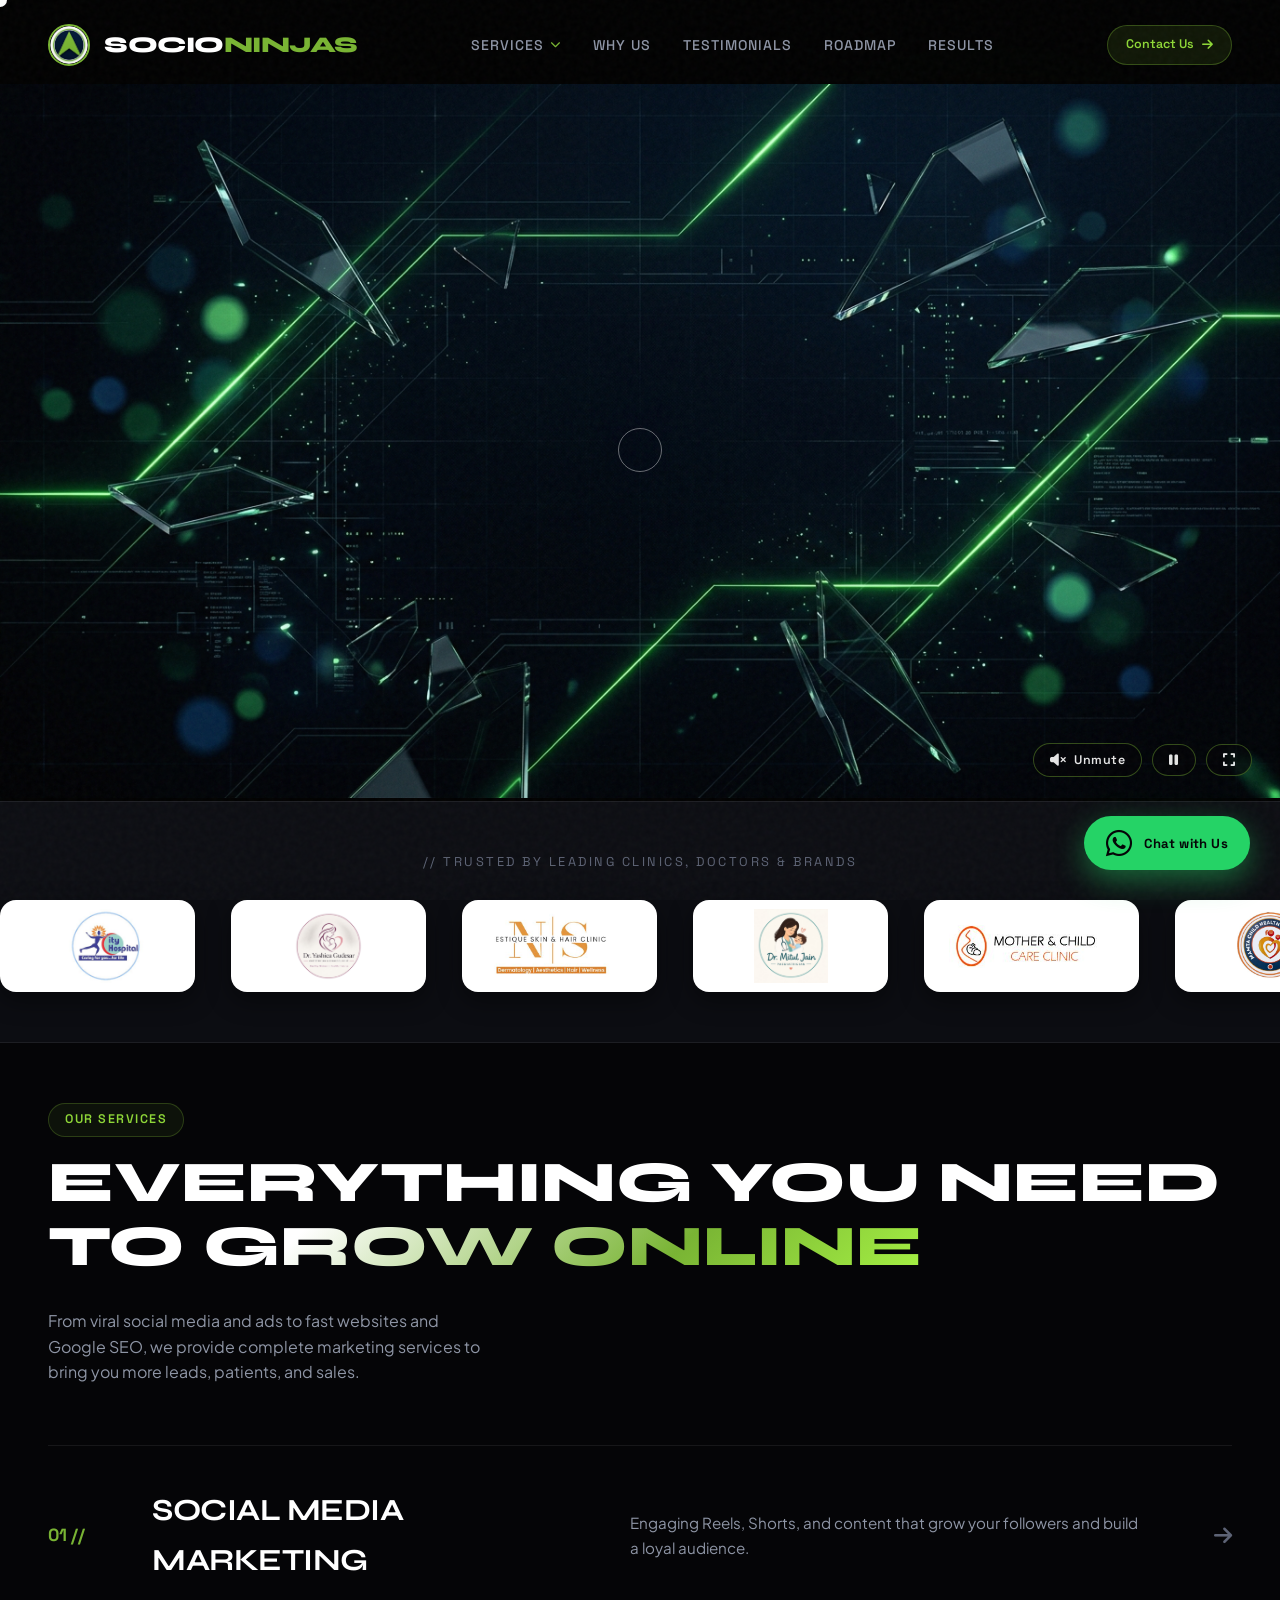
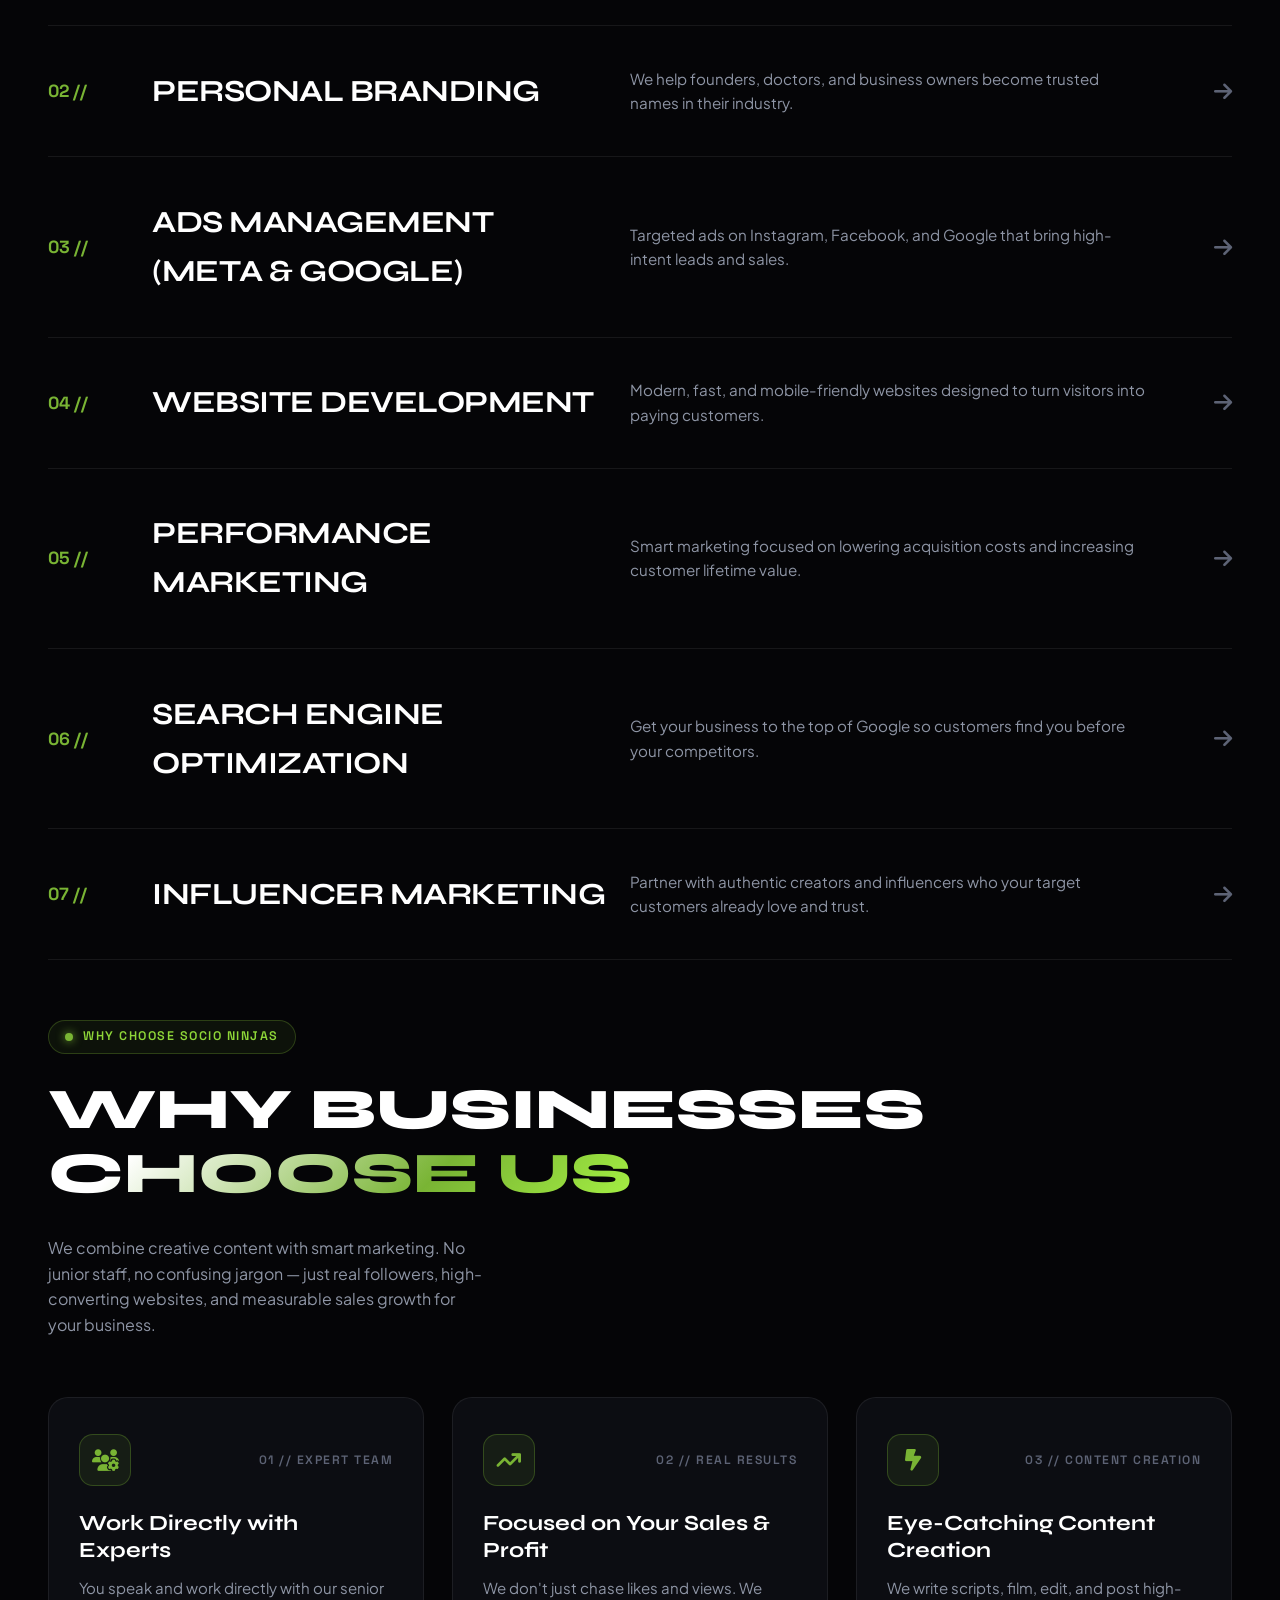
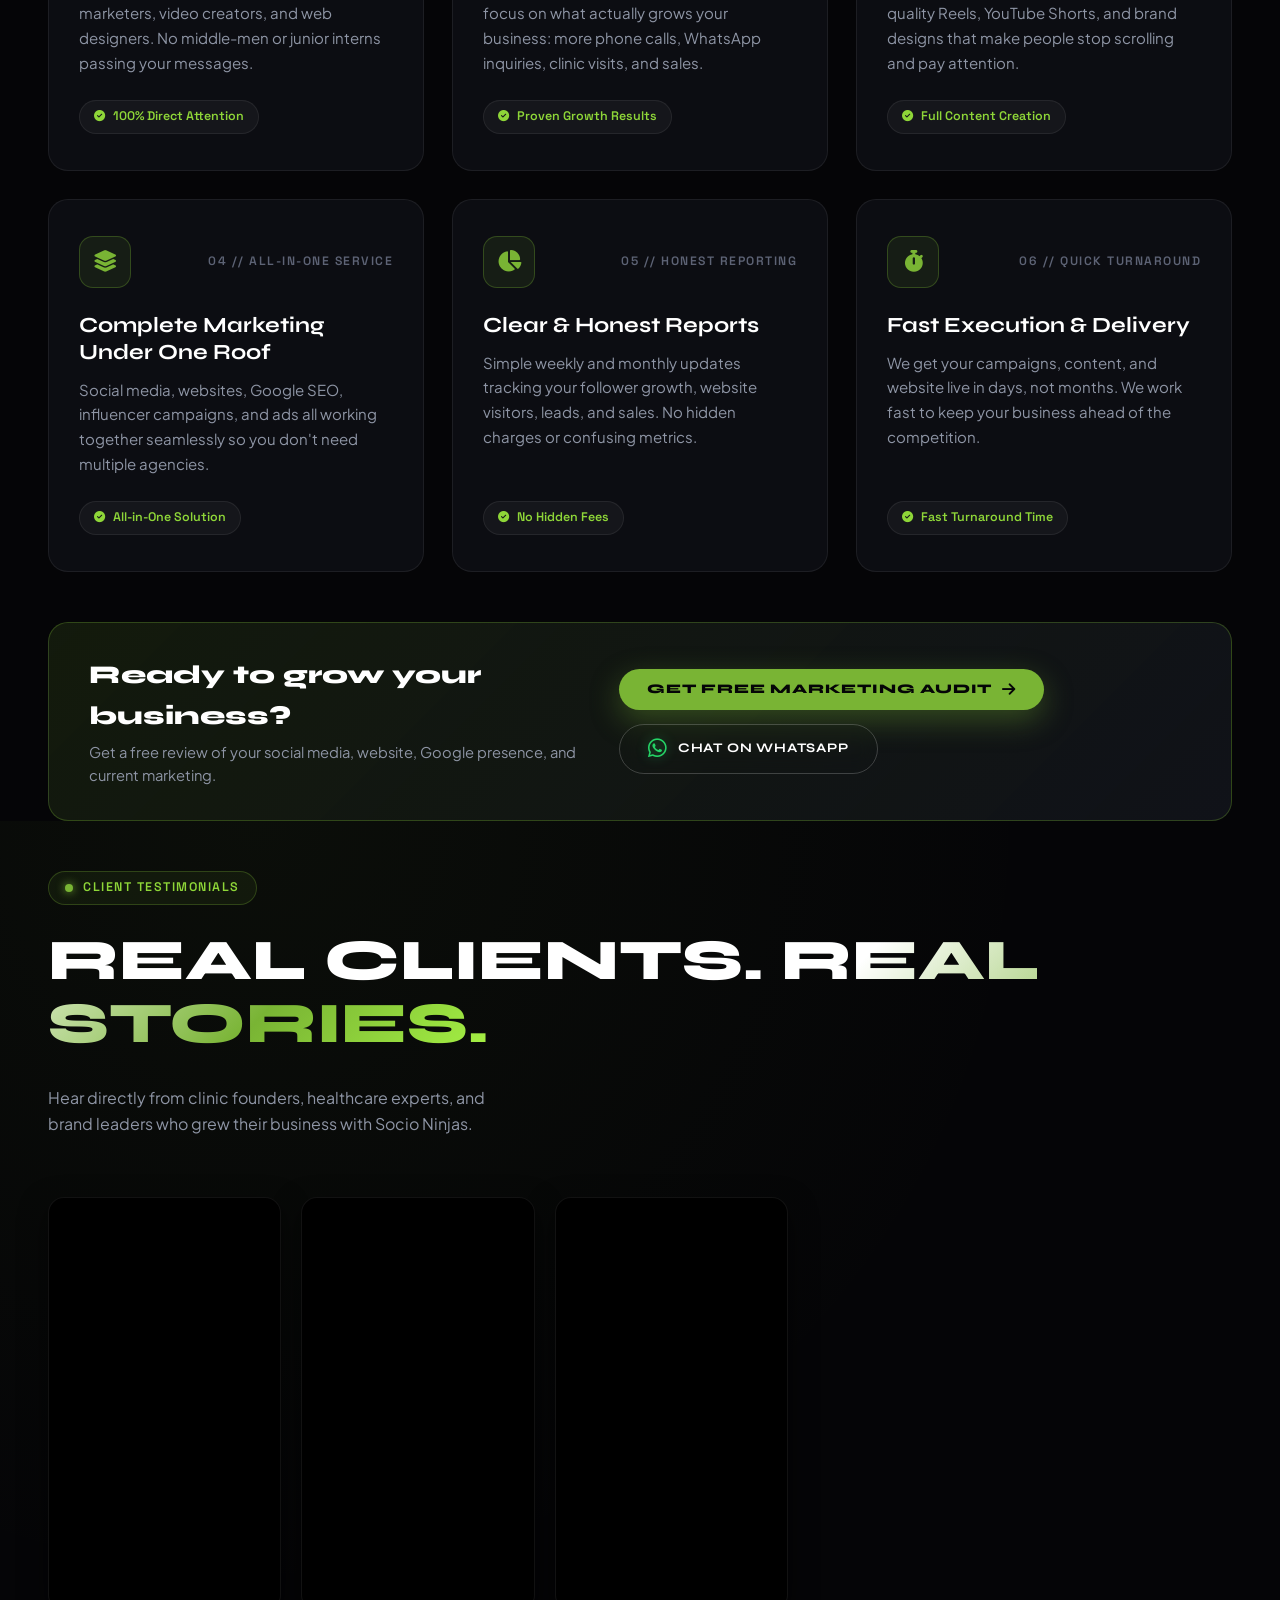
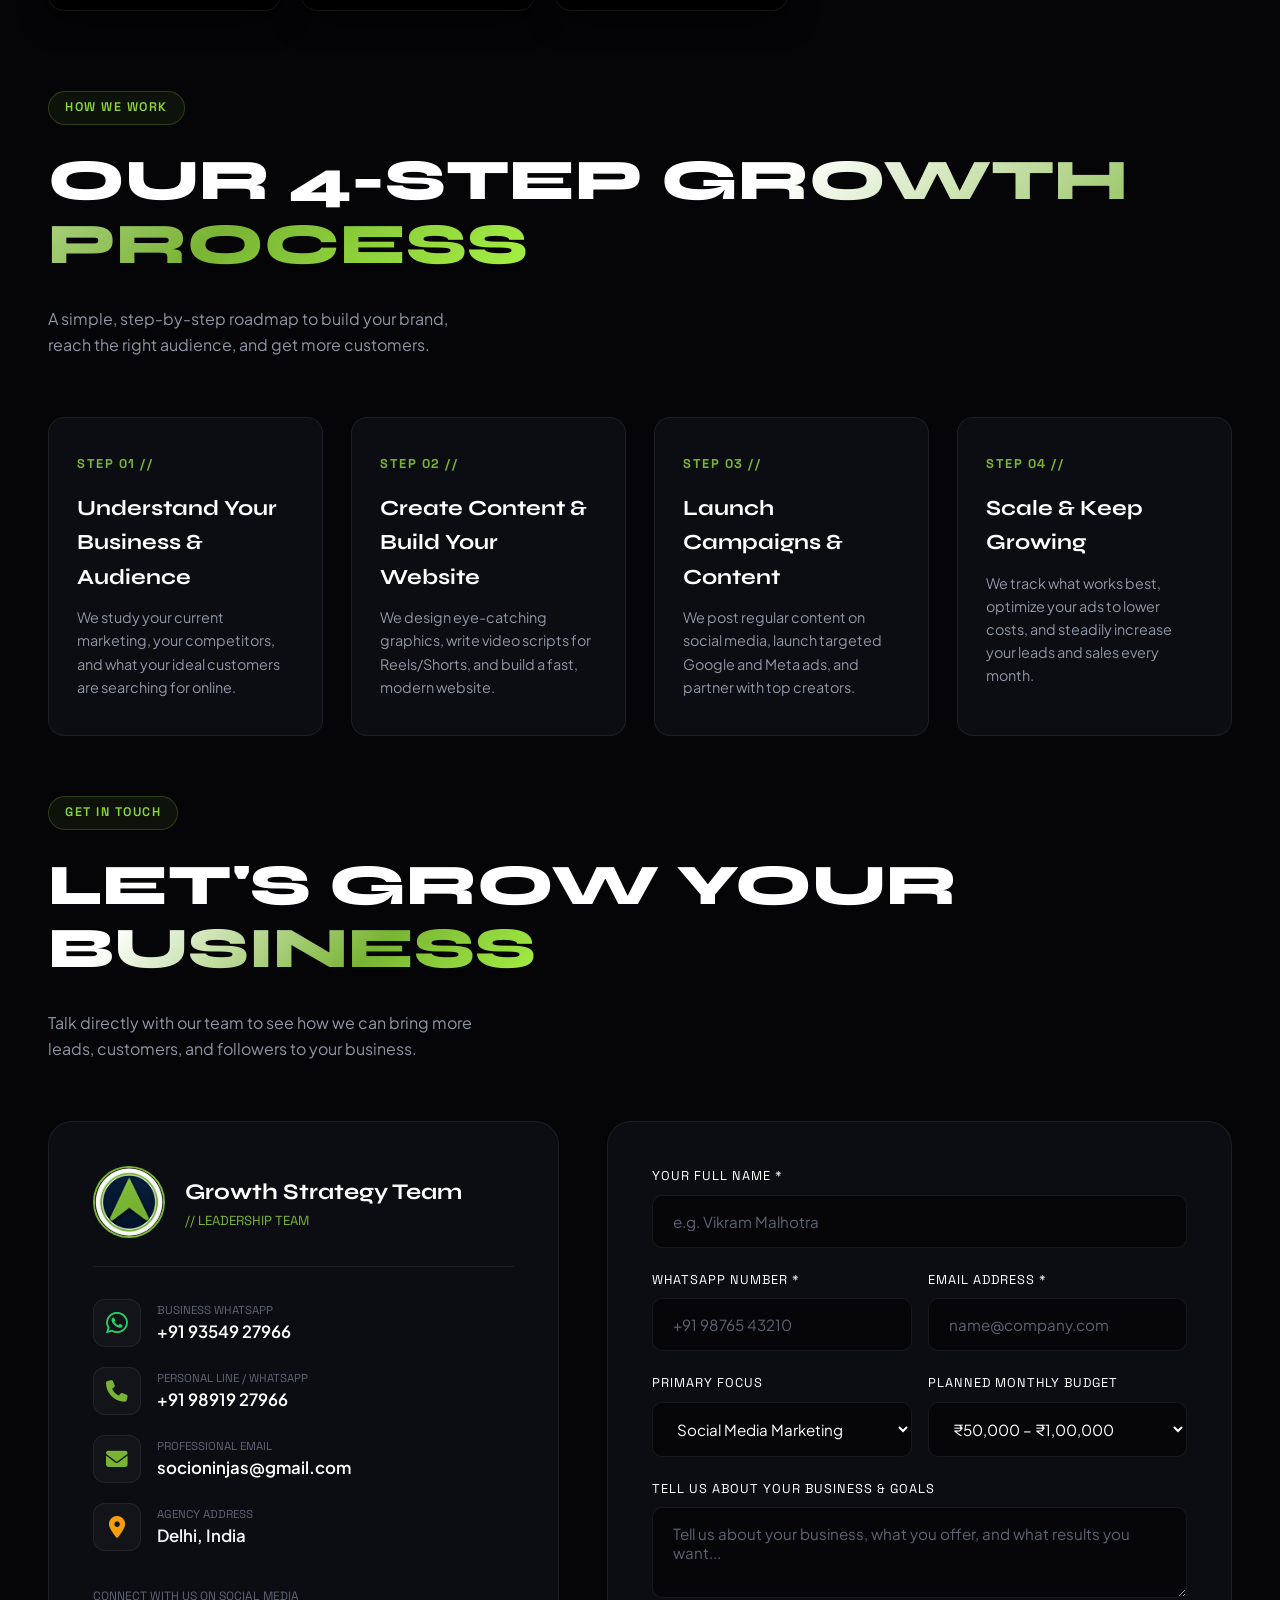
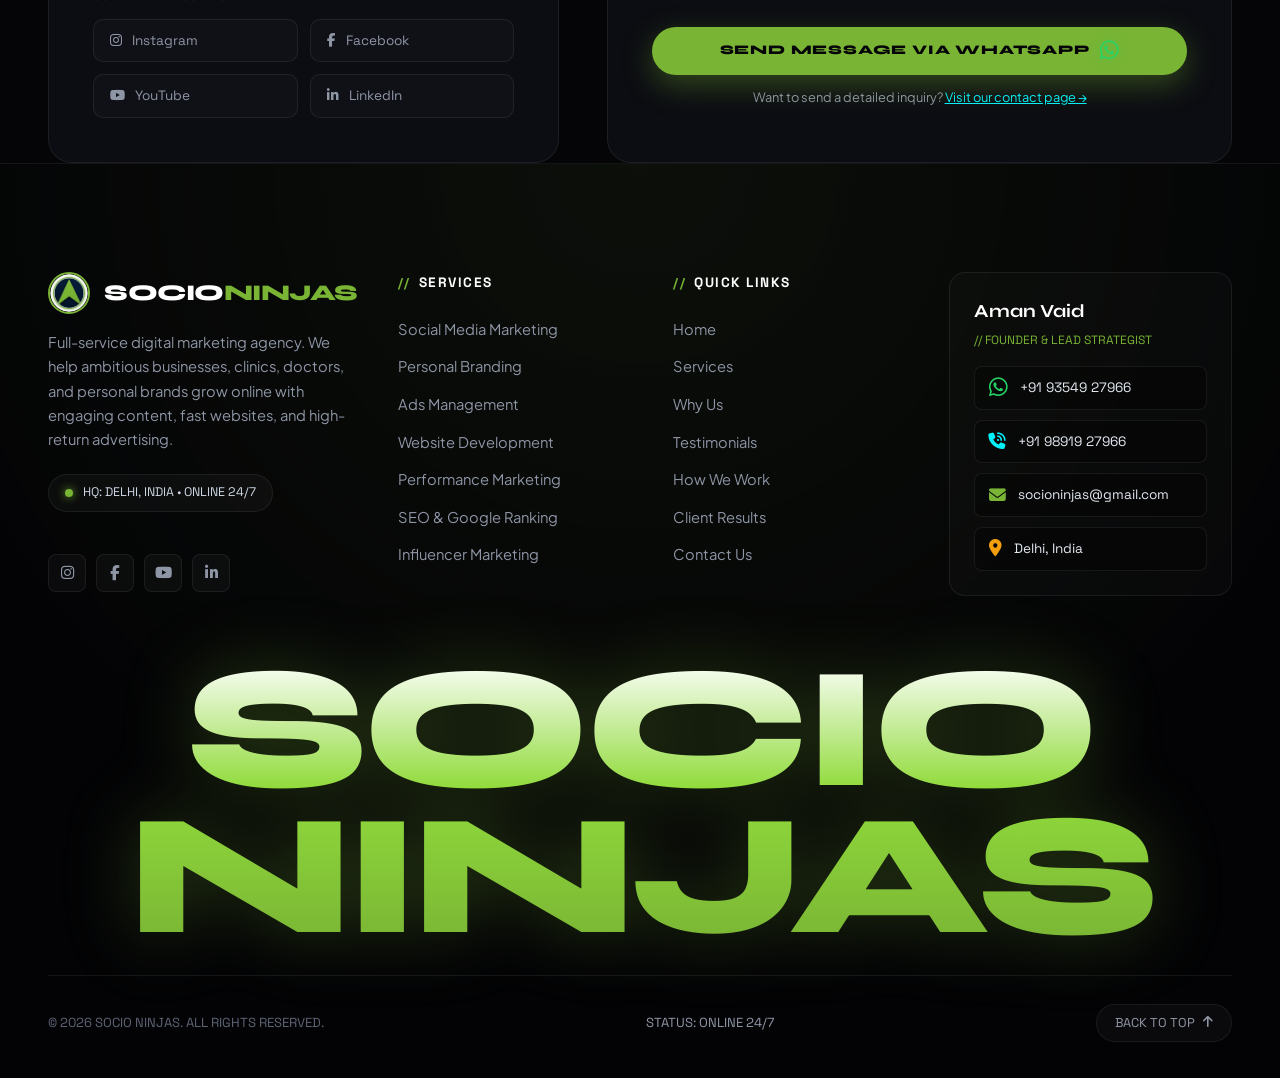
<file: index.html>
<!DOCTYPE html>
<html lang="en">

<head>
  <meta charset="UTF-8">
  <meta name="viewport" content="width=device-width, initial-scale=1.0">
  <title>SOCIO NINJAS — 360° Digital Marketing &amp; Growth Agency</title>

  <!-- SEO & Brand Metadata -->
  <meta name="description"
    content="Socio Ninjas is a digital marketing agency that helps brands, clinics, and doctors grow with social media marketing, ads, web design, SEO, and personal branding.">
  <meta name="keywords"
    content="Socio Ninjas, Digital Marketing Agency, Social Media Marketing, Influencer Marketing, Web Development, SEO, Personal Branding, Meta Ads, Google Ads">
  <meta name="author" content="Socio Ninjas">

  <!-- Open Graph -->
  <meta property="og:title" content="SOCIO NINJAS — 360° Digital Marketing &amp; Growth Agency">
  <meta property="og:description"
    content="We help businesses grow with social media, modern websites, Google SEO, influencer marketing, and high-return ads.">
  <meta property="og:image" content="assets/images/logo.jpeg">
  <meta property="og:type" content="website">

  <!-- Favicon -->
  <link rel="icon" type="image/jpeg" href="assets/images/logo.jpeg">

  <!-- Google Fonts & Font Awesome -->
  <link rel="preconnect" href="https://fonts.googleapis.com">
  <link rel="preconnect" href="https://fonts.gstatic.com" crossorigin>
  <link
    href="https://fonts.googleapis.com/css2?family=Playfair+Display:ital,wght@1,400;1,600&family=Plus+Jakarta+Sans:wght@400;500;600;700;800&family=Space+Grotesk:wght@400;500;600;700&family=Syne:wght@600;700;800;900&display=swap"
    rel="stylesheet">
  <link rel="stylesheet" href="https://cdnjs.cloudflare.com/ajax/libs/font-awesome/6.5.1/css/all.min.css"
    integrity="sha512-DTOQO9RWCH3ppGqcWaEA1BIZOC6xxalwEsw9c2QQeAIftl+Vegovlnee1c9QX4TctnWMn13TZye+giMm8e2LwA=="
    crossorigin="anonymous" referrerpolicy="no-referrer" />

  <!-- Stylesheet -->
  <link rel="stylesheet" href="styles.css">
  <!-- Meta Pixel Code -->
  <script>
    !function (f, b, e, v, n, t, s) {
      if (f.fbq) return; n = f.fbq = function () {
        n.callMethod ?
        n.callMethod.apply(n, arguments) : n.queue.push(arguments)
      };
      if (!f._fbq) f._fbq = n; n.push = n; n.loaded = !0; n.version = '2.0';
      n.queue = []; t = b.createElement(e); t.async = !0;
      t.src = v; s = b.getElementsByTagName(e)[0];
      s.parentNode.insertBefore(t, s)
    }(window, document, 'script',
      'https://connect.facebook.net/en_US/fbevents.js');
    fbq('init', '2428956397511973');
    fbq('track', 'PageView');
  </script>
  <noscript><img height="1" width="1" style="display:none"
      src="https://www.facebook.com/tr?id=2428956397511973&ev=PageView&noscript=1" /></noscript>
  <!-- End Meta Pixel Code -->
</head>

<body>

  <!-- Film Grain Overlay -->
  <div class="grain-overlay"></div>

  <!-- Interactive Magnetic Difference Cursor (wsocial.news inspired) -->
  <div class="custom-cursor"></div>
  <div class="cursor-follower-ring"></div>
  <div class="cursor-tag"></div>

  <!-- Navigation Bar -->
  <header class="agency-navbar">
    <div class="container nav-wrapper">
      <a href="#hero" class="brand-identity">
        <img src="assets/images/logo.jpeg" alt="Socio Ninjas Logo">
        <span class="brand-text-logo">SOCIO<span>NINJAS</span></span>
      </a>

      <ul class="nav-links-menu">
        <li class="nav-item has-dropdown">
          <a href="#services" class="nav-link-dropdown-toggle">
            <span>Services</span>
            <i class="fas fa-chevron-down nav-dropdown-arrow"></i>
          </a>
          <div class="nav-dropdown-menu">
            <div class="dropdown-header-tag">// OUR SERVICES</div>
            <div class="dropdown-links-grid">
              <a href="ads-management.html" class="dropdown-service-item">
                <div class="dropdown-item-icon"><i class="fas fa-bullseye"></i></div>
                <div class="dropdown-item-info">
                  <span class="dropdown-item-title">Meta &amp; Google Ads</span>
                  <span class="dropdown-item-desc">Targeted ads that bring paying customers</span>
                </div>
              </a>
              <a href="social-media-marketing.html" class="dropdown-service-item">
                <div class="dropdown-item-icon"><i class="fas fa-hashtag"></i></div>
                <div class="dropdown-item-info">
                  <span class="dropdown-item-title">Social Media Marketing</span>
                  <span class="dropdown-item-desc">Engaging Reels, Shorts &amp; social growth</span>
                </div>
              </a>
              <a href="influencer-marketing.html" class="dropdown-service-item">
                <div class="dropdown-item-icon"><i class="fas fa-users-viewfinder"></i></div>
                <div class="dropdown-item-info">
                  <span class="dropdown-item-title">Influencer Marketing</span>
                  <span class="dropdown-item-desc">Trusted creator &amp; influencer partnerships</span>
                </div>
              </a>
              <a href="website-development.html" class="dropdown-service-item">
                <div class="dropdown-item-icon"><i class="fas fa-laptop-code"></i></div>
                <div class="dropdown-item-info">
                  <span class="dropdown-item-title">Website Development</span>
                  <span class="dropdown-item-desc">Fast, modern websites that convert visitors</span>
                </div>
              </a>
              <a href="performance-marketing.html" class="dropdown-service-item">
                <div class="dropdown-item-icon"><i class="fas fa-chart-line"></i></div>
                <div class="dropdown-item-info">
                  <span class="dropdown-item-title">Performance Marketing</span>
                  <span class="dropdown-item-desc">Data-driven marketing to maximize profits</span>
                </div>
              </a>
              <a href="personal-branding.html" class="dropdown-service-item">
                <div class="dropdown-item-icon"><i class="fas fa-crown"></i></div>
                <div class="dropdown-item-info">
                  <span class="dropdown-item-title">Personal Branding</span>
                  <span class="dropdown-item-desc">Build authority for founders &amp; doctors</span>
                </div>
              </a>
              <a href="search-engine-optimization.html" class="dropdown-service-item">
                <div class="dropdown-item-icon"><i class="fas fa-magnifying-glass-chart"></i></div>
                <div class="dropdown-item-info">
                  <span class="dropdown-item-title">Search Engine Optimization</span>
                  <span class="dropdown-item-desc">Rank on page 1 of Google search</span>
                </div>
              </a>
            </div>
            <div class="dropdown-footer-row">
              <a href="#services" class="dropdown-all-link">
                <span>View All Services Overview</span>
                <i class="fas fa-arrow-right"></i>
              </a>
            </div>
          </div>
        </li>
        <li class="nav-item"><a href="#why-us">Why Us</a></li>
        <li class="nav-item"><a href="#testimonials">Testimonials</a></li>
        <li class="nav-item"><a href="#methodology">Roadmap</a></li>
        <li class="nav-item"><a href="results.html">Results</a></li>
      </ul>

      <div style="display: flex; align-items: center; gap: 14px;">
        <a href="contact.html" class="btn-wa-header">
          <span>Contact Us</span>
          <i class="fas fa-arrow-right"></i>
        </a>
        <button class="mobile-menu-toggle" aria-label="Toggle Navigation">
          <i class="fas fa-bars"></i>
        </button>
      </div>
    </div>
  </header>

  <!-- Hero Section: Pure Cinematic Video Presentation -->
  <section class="hero-video-section" id="hero">
    <h1 class="sr-only">SOCIO NINJAS — 360° Digital Marketing &amp; Growth Agency</h1>

    <!-- Ambient Backdrop Brand Glows -->
    <div class="hero-video-glow hero-video-glow-green"></div>
    <div class="hero-video-glow hero-video-glow-cyan"></div>

    <div class="hero-video-container">
      <div class="hero-video-frame">
        <video id="hero-video" class="hero-video-player" autoplay loop muted playsinline
          poster="assets/images/hero-bg.jpg" preload="auto">
          <source src="assets/video/hero.mp4" type="video/mp4">
          Your browser does not support the video tag.
        </video>

        <!-- Floating Glassmorphic Video Controls -->
        <div class="hero-video-controls">
          <button type="button" id="hero-video-sound" class="hero-ctrl-btn" aria-label="Toggle Sound"
            title="Toggle Sound">
            <i class="fas fa-volume-mute"></i>
            <span class="ctrl-label">Unmute</span>
          </button>
          <button type="button" id="hero-video-play" class="hero-ctrl-btn" aria-label="Play or Pause"
            title="Play / Pause">
            <i class="fas fa-pause"></i>
          </button>
          <button type="button" id="hero-video-fullscreen" class="hero-ctrl-btn" aria-label="Fullscreen"
            title="Fullscreen">
            <i class="fas fa-expand"></i>
          </button>
        </div>
      </div>
    </div>
  </section>

  <!-- Client Logos & Brand Marquee -->
  <section class="client-marquee-container">
    <div class="container">
      <div class="marquee-heading-tag">// TRUSTED BY LEADING CLINICS, DOCTORS &amp; BRANDS</div>
    </div>
    <div class="marquee-rail">
      <div class="client-brand-chip"><img src="assets/images/client/WhatsApp Image 2026-10-04 at 2.14.23 PM.jpeg"
          alt="City Hospital Logo"></div>
      <div class="client-brand-chip"><img src="assets/images/client/WhatsApp Image 2026-10-04 at 2.14.24 PM (1).jpeg"
          alt="Dr. Yashica Gudesar Logo"></div>
      <div class="client-brand-chip"><img src="assets/images/client/WhatsApp Image 2026-10-04 at 2.14.24 PM (2).jpeg"
          alt="Estique Skin & Hair Clinic Logo"></div>
      <div class="client-brand-chip"><img src="assets/images/client/WhatsApp Image 2026-10-04 at 2.14.24 PM.jpeg"
          alt="Dr. Mitul Jain Logo"></div>
      <div class="client-brand-chip"><img src="assets/images/client/WhatsApp Image 2026-10-04 at 2.14.25 PM (1).jpeg"
          alt="Mother & Child Care Clinic Logo"></div>
      <div class="client-brand-chip"><img src="assets/images/client/WhatsApp Image 2026-10-04 at 2.14.25 PM.jpeg"
          alt="Mamta Child Health Care Logo"></div>
      <div class="client-brand-chip"><img src="assets/images/client/Dr-Babita-Ramani-Obstetrics-Logo.webp"
          alt="Dr. Babita Ramani Obstetrics &amp; Gynecology Clinic Logo"></div>
      <div class="client-brand-chip"><img src="assets/images/client/Modern-Lung-Specialist-Logo.webp"
          alt="Modern Lung Specialist Clinic Logo"></div>
      <div class="client-brand-chip"><img src="assets/images/client/Elegant-Maternal-Care-Clinic-Logo.webp"
          alt="Elegant Maternal Care Clinic Logo"></div>
      <div class="client-brand-chip"><img src="assets/images/client/Fusion-X-Wolf-Emblem.webp"
          alt="Fusion-X Brand Logo"></div>
      <div class="client-brand-chip"><img src="assets/images/client/Bold-Red-and-Orange-Emblem-Badge.webp"
          alt="Client Brand Emblem Badge"></div>

      <!-- Duplicated for seamless loop -->
      <div class="client-brand-chip"><img src="assets/images/client/WhatsApp Image 2026-10-04 at 2.14.23 PM.jpeg"
          alt="City Hospital Logo"></div>
      <div class="client-brand-chip"><img src="assets/images/client/WhatsApp Image 2026-10-04 at 2.14.24 PM (1).jpeg"
          alt="Dr. Yashica Gudesar Logo"></div>
      <div class="client-brand-chip"><img src="assets/images/client/WhatsApp Image 2026-10-04 at 2.14.24 PM (2).jpeg"
          alt="Estique Skin & Hair Clinic Logo"></div>
      <div class="client-brand-chip"><img src="assets/images/client/WhatsApp Image 2026-10-04 at 2.14.24 PM.jpeg"
          alt="Dr. Mitul Jain Logo"></div>
      <div class="client-brand-chip"><img src="assets/images/client/WhatsApp Image 2026-10-04 at 2.14.25 PM (1).jpeg"
          alt="Mother & Child Care Clinic Logo"></div>
      <div class="client-brand-chip"><img src="assets/images/client/WhatsApp Image 2026-10-04 at 2.14.25 PM.jpeg"
          alt="Mamta Child Health Care Logo"></div>
      <div class="client-brand-chip"><img src="assets/images/client/Dr-Babita-Ramani-Obstetrics-Logo.webp"
          alt="Dr. Babita Ramani Obstetrics &amp; Gynecology Clinic Logo"></div>
      <div class="client-brand-chip"><img src="assets/images/client/Modern-Lung-Specialist-Logo.webp"
          alt="Modern Lung Specialist Clinic Logo"></div>
      <div class="client-brand-chip"><img src="assets/images/client/Elegant-Maternal-Care-Clinic-Logo.webp"
          alt="Elegant Maternal Care Clinic Logo"></div>
      <div class="client-brand-chip"><img src="assets/images/client/Fusion-X-Wolf-Emblem.webp"
          alt="Fusion-X Brand Logo"></div>
      <div class="client-brand-chip"><img src="assets/images/client/Bold-Red-and-Orange-Emblem-Badge.webp"
          alt="Client Brand Emblem Badge"></div>
    </div>
  </section>

  <!-- 7 Core Digital Marketing Services (Interactive Editorial Accordion Rows) -->
  <section class="section-padding services-section" id="services">
    <div class="container">
      <div class="section-head">
        <div>
          <div class="status-pill" style="margin-bottom: 14px;">
            <span>OUR SERVICES</span>
          </div>
          <h2 class="section-head-title">EVERYTHING YOU NEED TO <span class="text-gradient-red">GROW ONLINE</span></h2>
        </div>
        <p class="section-head-desc">
          From viral social media and ads to fast websites and Google SEO, we provide complete marketing services to
          bring you more leads, patients, and sales.
        </p>
      </div>

      <div class="service-rows-container">
        <!-- 01. Social Media Marketing -->
        <div class="service-row-item">
          <div class="service-row-main">
            <span class="service-row-num">01 //</span>
            <h3 class="service-row-name">Social Media Marketing</h3>
            <p class="service-row-summary">
              Engaging Reels, Shorts, and content that grow your followers and build a loyal audience.
            </p>
            <div class="service-row-arrow"><i class="fas fa-arrow-right"></i></div>
          </div>
          <div class="service-drawer-content">
            <div class="service-drawer-grid">
              <div class="drawer-feature-box">
                <h4>Viral Reels &amp; Shorts</h4>
                <p>Creative hooks, trending music, and professional video editing for Instagram and YouTube.</p>
              </div>
              <div class="drawer-feature-box">
                <h4>Turn Followers into Customers</h4>
                <p>Engage your audience through stories, comments, and direct messages that drive inquiries.</p>
              </div>
              <div class="drawer-feature-box">
                <h4>Expected Results</h4>
                <p>3x to 5x increase in reach and strong follower growth within 90 days.</p>
              </div>
              <div class="drawer-cta-box" style="display: flex; flex-direction: column; gap: 8px;">
                <a href="social-media-marketing.html" class="btn-magnetic btn-outline-ninja"
                  style="padding: 8px 18px; font-size: 0.75rem; width: 100%; text-align: center; border-color: rgba(0, 242, 254, 0.4); color: var(--c-cyan);">
                  <span>View Service Details</span>
                  <i class="fas fa-arrow-right" style="margin-left: 6px;"></i>
                </a>
                <a href="#contact" class="btn-magnetic btn-primary-ninja"
                  style="padding: 8px 18px; font-size: 0.75rem; width: 100%; text-align: center;">
                  <span>Get Free Proposal</span>
                </a>
                <a href="https://wa.me/919354927966?text=Hi!%20Let's%20discuss%20Social%20Media%20Marketing%20with%20Socio%20Ninjas."
                  target="_blank" class="btn-magnetic btn-outline-ninja"
                  style="padding: 8px 18px; font-size: 0.75rem; width: 100%; text-align: center;">
                  <i class="fab fa-whatsapp"></i>
                  <span>WhatsApp Us</span>
                </a>
              </div>
            </div>
          </div>
        </div>

        <!-- 02. Personal Branding -->
        <div class="service-row-item">
          <div class="service-row-main">
            <span class="service-row-num">02 //</span>
            <h3 class="service-row-name">Personal Branding</h3>
            <p class="service-row-summary">
              We help founders, doctors, and business owners become trusted names in their industry.
            </p>
            <div class="service-row-arrow"><i class="fas fa-arrow-right"></i></div>
          </div>
          <div class="service-drawer-content">
            <div class="service-drawer-grid">
              <div class="drawer-feature-box">
                <h4>Content Writing</h4>
                <p>Insightful LinkedIn posts, articles, and Twitter threads written for you.</p>
              </div>
              <div class="drawer-feature-box">
                <h4>Build Authority &amp; Trust</h4>
                <p>Podcast appearances, founder stories, and interviews that build high trust.</p>
              </div>
              <div class="drawer-feature-box">
                <h4>Expected Results</h4>
                <p>Become the go-to expert in your field and receive regular client inquiries.</p>
              </div>
              <div class="drawer-cta-box" style="display: flex; flex-direction: column; gap: 8px;">
                <a href="personal-branding.html" class="btn-magnetic btn-outline-ninja"
                  style="padding: 8px 18px; font-size: 0.75rem; width: 100%; text-align: center; border-color: rgba(0, 242, 254, 0.4); color: var(--c-cyan);">
                  <span>View Service Details</span>
                  <i class="fas fa-arrow-right" style="margin-left: 6px;"></i>
                </a>
                <a href="#contact" class="btn-magnetic btn-primary-ninja"
                  style="padding: 8px 18px; font-size: 0.75rem; width: 100%; text-align: center;">
                  <span>Get Free Proposal</span>
                </a>
                <a href="https://wa.me/919354927966?text=Hi!%20I'd%20like%20to%20scale%20my%20Personal%20Brand%20with%20Socio%20Ninjas."
                  target="_blank" class="btn-magnetic btn-outline-ninja"
                  style="padding: 8px 18px; font-size: 0.75rem; width: 100%; text-align: center;">
                  <i class="fab fa-whatsapp"></i>
                  <span>WhatsApp Us</span>
                </a>
              </div>
            </div>
          </div>
        </div>

        <!-- 03. Ads Management -->
        <div class="service-row-item">
          <div class="service-row-main">
            <span class="service-row-num">03 //</span>
            <h3 class="service-row-name">Ads Management (Meta &amp; Google)</h3>
            <p class="service-row-summary">
              Targeted ads on Instagram, Facebook, and Google that bring high-intent leads and sales.
            </p>
            <div class="service-row-arrow"><i class="fas fa-arrow-right"></i></div>
          </div>
          <div class="service-drawer-content">
            <div class="service-drawer-grid">
              <div class="drawer-feature-box">
                <h4>Creative Ad Testing</h4>
                <p>We test multiple video and image ads to find what brings the highest returns.</p>
              </div>
              <div class="drawer-feature-box">
                <h4>Accurate Lead Tracking</h4>
                <p>Full conversion tracking so you know exactly where every lead and sale comes from.</p>
              </div>
              <div class="drawer-feature-box">
                <h4>Expected Results</h4>
                <p>4x to 7x return on ad spend with lower cost per customer.</p>
              </div>
              <div class="drawer-cta-box" style="display: flex; flex-direction: column; gap: 8px;">
                <a href="ads-management.html" class="btn-magnetic btn-outline-ninja"
                  style="padding: 8px 18px; font-size: 0.75rem; width: 100%; text-align: center; border-color: rgba(0, 242, 254, 0.4); color: var(--c-cyan);">
                  <span>View Service Details</span>
                  <i class="fas fa-arrow-right" style="margin-left: 6px;"></i>
                </a>
                <a href="#contact" class="btn-magnetic btn-primary-ninja"
                  style="padding: 8px 18px; font-size: 0.75rem; width: 100%; text-align: center;">
                  <span>Get Free Proposal</span>
                </a>
                <a href="https://wa.me/919354927966?text=Hi!%20I%20need%20high-ROAS%20Ads%20Management%20with%20Socio%20Ninjas."
                  target="_blank" class="btn-magnetic btn-outline-ninja"
                  style="padding: 8px 18px; font-size: 0.75rem; width: 100%; text-align: center;">
                  <i class="fab fa-whatsapp"></i>
                  <span>WhatsApp Us</span>
                </a>
              </div>
            </div>
          </div>
        </div>

        <!-- 04. Website Development -->
        <div class="service-row-item">
          <div class="service-row-main">
            <span class="service-row-num">04 //</span>
            <h3 class="service-row-name">Website Development</h3>
            <p class="service-row-summary">
              Modern, fast, and mobile-friendly websites designed to turn visitors into paying customers.
            </p>
            <div class="service-row-arrow"><i class="fas fa-arrow-right"></i></div>
          </div>
          <div class="service-drawer-content">
            <div class="service-drawer-grid">
              <div class="drawer-feature-box">
                <h4>Clean, High-Converting Design</h4>
                <p>Beautiful layouts, clear call-to-action buttons, and smooth mobile experience.</p>
              </div>
              <div class="drawer-feature-box">
                <h4>Lightning-Fast Speed</h4>
                <p>Loads in under a second and optimized to rank higher on Google search.</p>
              </div>
              <div class="drawer-feature-box">
                <h4>Expected Results</h4>
                <p>Up to 45% more inquiries and direct WhatsApp chats from your website.</p>
              </div>
              <div class="drawer-cta-box" style="display: flex; flex-direction: column; gap: 8px;">
                <a href="website-development.html" class="btn-magnetic btn-outline-ninja"
                  style="padding: 8px 18px; font-size: 0.75rem; width: 100%; text-align: center; border-color: rgba(0, 242, 254, 0.4); color: var(--c-cyan);">
                  <span>View Service Details</span>
                  <i class="fas fa-arrow-right" style="margin-left: 6px;"></i>
                </a>
                <a href="#contact" class="btn-magnetic btn-primary-ninja"
                  style="padding: 8px 18px; font-size: 0.75rem; width: 100%; text-align: center;">
                  <span>Get Free Proposal</span>
                </a>
                <a href="https://wa.me/919354927966?text=Hi!%20I%20want%20a%20modern%20high-converting%20website%20built%20by%20Socio%20Ninjas."
                  target="_blank" class="btn-magnetic btn-outline-ninja"
                  style="padding: 8px 18px; font-size: 0.75rem; width: 100%; text-align: center;">
                  <i class="fab fa-whatsapp"></i>
                  <span>WhatsApp Us</span>
                </a>
              </div>
            </div>
          </div>
        </div>

        <!-- 05. Performance Marketing -->
        <div class="service-row-item">
          <div class="service-row-main">
            <span class="service-row-num">05 //</span>
            <h3 class="service-row-name">Performance Marketing</h3>
            <p class="service-row-summary">
              Smart marketing focused on lowering acquisition costs and increasing customer lifetime value.
            </p>
            <div class="service-row-arrow"><i class="fas fa-arrow-right"></i></div>
          </div>
          <div class="service-drawer-content">
            <div class="service-drawer-grid">
              <div class="drawer-feature-box">
                <h4>Clear Analytics &amp; Tracking</h4>
                <p>See clearly which marketing channels and campaigns produce the most revenue.</p>
              </div>
              <div class="drawer-feature-box">
                <h4>Repeat Customers &amp; Retention</h4>
                <p>Automated WhatsApp, email, and follow-ups to turn one-time buyers into repeat clients.</p>
              </div>
              <div class="drawer-feature-box">
                <h4>Expected Results</h4>
                <p>30% to 40% reduction in marketing costs while growing your total profit.</p>
              </div>
              <div class="drawer-cta-box" style="display: flex; flex-direction: column; gap: 8px;">
                <a href="performance-marketing.html" class="btn-magnetic btn-outline-ninja"
                  style="padding: 8px 18px; font-size: 0.75rem; width: 100%; text-align: center; border-color: rgba(0, 242, 254, 0.4); color: var(--c-cyan);">
                  <span>View Service Details</span>
                  <i class="fas fa-arrow-right" style="margin-left: 6px;"></i>
                </a>
                <a href="#contact" class="btn-magnetic btn-primary-ninja"
                  style="padding: 8px 18px; font-size: 0.75rem; width: 100%; text-align: center;">
                  <span>Get Free Proposal</span>
                </a>
                <a href="https://wa.me/919354927966?text=Hi!%20Let's%20build%20a%20Performance%20Marketing%20engine%20with%20Socio%20Ninjas."
                  target="_blank" class="btn-magnetic btn-outline-ninja"
                  style="padding: 8px 18px; font-size: 0.75rem; width: 100%; text-align: center;">
                  <i class="fab fa-whatsapp"></i>
                  <span>WhatsApp Us</span>
                </a>
              </div>
            </div>
          </div>
        </div>

        <!-- 06. Search Engine Optimization (SEO) -->
        <div class="service-row-item">
          <div class="service-row-main">
            <span class="service-row-num">06 //</span>
            <h3 class="service-row-name">Search Engine Optimization</h3>
            <p class="service-row-summary">
              Get your business to the top of Google so customers find you before your competitors.
            </p>
            <div class="service-row-arrow"><i class="fas fa-arrow-right"></i></div>
          </div>
          <div class="service-drawer-content">
            <div class="service-drawer-grid">
              <div class="drawer-feature-box">
                <h4>Keyword &amp; Content Strategy</h4>
                <p>We target the exact keywords and questions your customers search on Google every day.</p>
              </div>
              <div class="drawer-feature-box">
                <h4>Quality Backlinks &amp; Fixes</h4>
                <p>Build trust with Google through authoritative links and technical website fixes.</p>
              </div>
              <div class="drawer-feature-box">
                <h4>Expected Results</h4>
                <p>Steady, long-term free traffic from Google that brings warm leads every month.</p>
              </div>
              <div class="drawer-cta-box" style="display: flex; flex-direction: column; gap: 8px;">
                <a href="search-engine-optimization.html" class="btn-magnetic btn-outline-ninja"
                  style="padding: 8px 18px; font-size: 0.75rem; width: 100%; text-align: center; border-color: rgba(0, 242, 254, 0.4); color: var(--c-cyan);">
                  <span>View Service Details</span>
                  <i class="fas fa-arrow-right" style="margin-left: 6px;"></i>
                </a>
                <a href="#contact" class="btn-magnetic btn-primary-ninja"
                  style="padding: 8px 18px; font-size: 0.75rem; width: 100%; text-align: center;">
                  <span>Get Free Proposal</span>
                </a>
                <a href="https://wa.me/919354927966?text=Hi!%20I%20want%20to%20rank%20#1%20on%20Google%20with%20Socio%20Ninjas%20SEO."
                  target="_blank" class="btn-magnetic btn-outline-ninja"
                  style="padding: 8px 18px; font-size: 0.75rem; width: 100%; text-align: center;">
                  <i class="fab fa-whatsapp"></i>
                  <span>WhatsApp Us</span>
                </a>
              </div>
            </div>
          </div>
        </div>

        <!-- 07. Influencer Marketing -->
        <div class="service-row-item">
          <div class="service-row-main">
            <span class="service-row-num">07 //</span>
            <h3 class="service-row-name">Influencer Marketing</h3>
            <p class="service-row-summary">
              Partner with authentic creators and influencers who your target customers already love and trust.
            </p>
            <div class="service-row-arrow"><i class="fas fa-arrow-right"></i></div>
          </div>
          <div class="service-drawer-content">
            <div class="service-drawer-grid">
              <div class="drawer-feature-box">
                <h4>Handpicked Creators</h4>
                <p>Real followers, genuine engagement, and perfect brand match with zero fake accounts.</p>
              </div>
              <div class="drawer-feature-box">
                <h4>Creator-Led Ads</h4>
                <p>Run ads directly through creator accounts for higher credibility and lower ad costs.</p>
              </div>
              <div class="drawer-feature-box">
                <h4>Expected Results</h4>
                <p>Instant trust, widespread brand awareness, and surge in customer inquiries.</p>
              </div>
              <div class="drawer-cta-box" style="display: flex; flex-direction: column; gap: 8px;">
                <a href="influencer-marketing.html" class="btn-magnetic btn-outline-ninja"
                  style="padding: 8px 18px; font-size: 0.75rem; width: 100%; text-align: center; border-color: rgba(0, 242, 254, 0.4); color: var(--c-cyan);">
                  <span>View Service Details</span>
                  <i class="fas fa-arrow-right" style="margin-left: 6px;"></i>
                </a>
                <a href="#contact" class="btn-magnetic btn-primary-ninja"
                  style="padding: 8px 18px; font-size: 0.75rem; width: 100%; text-align: center;">
                  <span>Get Free Proposal</span>
                </a>
                <a href="https://wa.me/919354927966?text=Hi!%20Let's%20launch%20an%20Influencer%20Marketing%20campaign%20with%20Socio%20Ninjas."
                  target="_blank" class="btn-magnetic btn-outline-ninja"
                  style="padding: 8px 18px; font-size: 0.75rem; width: 100%; text-align: center;">
                  <i class="fab fa-whatsapp"></i>
                  <span>WhatsApp Us</span>
                </a>
              </div>
            </div>
          </div>
        </div>
      </div>
    </div>
  </section>

  <!-- Why Choose Socio Ninjas (Agency Advantage) -->
  <section class="section-padding why-us-section" id="why-us">
    <div class="container">
      <div class="section-head">
        <div>
          <div class="status-pill">
            <span class="status-dot"></span>
            <span>WHY CHOOSE SOCIO NINJAS</span>
          </div>
          <h2 class="section-head-title">
            WHY BUSINESSES <span class="text-gradient-red">CHOOSE US</span>
          </h2>
        </div>
        <p class="section-head-desc">
          We combine creative content with smart marketing. No junior staff, no confusing jargon — just real followers,
          high-converting websites, and measurable sales growth for your business.
        </p>
      </div>

      <div class="why-us-grid">
        <!-- Card 1 -->
        <div class="why-us-card">
          <div>
            <div class="why-us-top">
              <div class="why-us-icon-wrap">
                <i class="fas fa-users-gear"></i>
              </div>
              <span class="why-us-tag">01 // EXPERT TEAM</span>
            </div>
            <h3 class="why-us-title">Work Directly with Experts</h3>
            <p class="why-us-desc">
              You speak and work directly with our senior marketers, video creators, and web designers. No middle-men or
              junior interns passing your messages.
            </p>
          </div>
          <div class="why-us-badge">
            <i class="fas fa-check-circle"></i>
            <span>100% Direct Attention</span>
          </div>
        </div>

        <!-- Card 2 -->
        <div class="why-us-card">
          <div>
            <div class="why-us-top">
              <div class="why-us-icon-wrap">
                <i class="fas fa-arrow-trend-up"></i>
              </div>
              <span class="why-us-tag">02 // REAL RESULTS</span>
            </div>
            <h3 class="why-us-title">Focused on Your Sales &amp; Profit</h3>
            <p class="why-us-desc">
              We don't just chase likes and views. We focus on what actually grows your business: more phone calls,
              WhatsApp inquiries, clinic visits, and sales.
            </p>
          </div>
          <div class="why-us-badge">
            <i class="fas fa-check-circle"></i>
            <span>Proven Growth Results</span>
          </div>
        </div>

        <!-- Card 3 -->
        <div class="why-us-card">
          <div>
            <div class="why-us-top">
              <div class="why-us-icon-wrap">
                <i class="fas fa-bolt-lightning"></i>
              </div>
              <span class="why-us-tag">03 // CONTENT CREATION</span>
            </div>
            <h3 class="why-us-title">Eye-Catching Content Creation</h3>
            <p class="why-us-desc">
              We write scripts, film, edit, and post high-quality Reels, YouTube Shorts, and brand designs that make
              people stop scrolling and pay attention.
            </p>
          </div>
          <div class="why-us-badge">
            <i class="fas fa-check-circle"></i>
            <span>Full Content Creation</span>
          </div>
        </div>

        <!-- Card 4 -->
        <div class="why-us-card">
          <div>
            <div class="why-us-top">
              <div class="why-us-icon-wrap">
                <i class="fas fa-layer-group"></i>
              </div>
              <span class="why-us-tag">04 // ALL-IN-ONE SERVICE</span>
            </div>
            <h3 class="why-us-title">Complete Marketing Under One Roof</h3>
            <p class="why-us-desc">
              Social media, websites, Google SEO, influencer campaigns, and ads all working together seamlessly so you
              don't need multiple agencies.
            </p>
          </div>
          <div class="why-us-badge">
            <i class="fas fa-check-circle"></i>
            <span>All-in-One Solution</span>
          </div>
        </div>

        <!-- Card 5 -->
        <div class="why-us-card">
          <div>
            <div class="why-us-top">
              <div class="why-us-icon-wrap">
                <i class="fas fa-chart-pie"></i>
              </div>
              <span class="why-us-tag">05 // HONEST REPORTING</span>
            </div>
            <h3 class="why-us-title">Clear &amp; Honest Reports</h3>
            <p class="why-us-desc">
              Simple weekly and monthly updates tracking your follower growth, website visitors, leads, and sales. No
              hidden charges or confusing metrics.
            </p>
          </div>
          <div class="why-us-badge">
            <i class="fas fa-check-circle"></i>
            <span>No Hidden Fees</span>
          </div>
        </div>

        <!-- Card 6 -->
        <div class="why-us-card">
          <div>
            <div class="why-us-top">
              <div class="why-us-icon-wrap">
                <i class="fas fa-stopwatch"></i>
              </div>
              <span class="why-us-tag">06 // QUICK TURNAROUND</span>
            </div>
            <h3 class="why-us-title">Fast Execution &amp; Delivery</h3>
            <p class="why-us-desc">
              We get your campaigns, content, and website live in days, not months. We work fast to keep your business
              ahead of the competition.
            </p>
          </div>
          <div class="why-us-badge">
            <i class="fas fa-check-circle"></i>
            <span>Fast Turnaround Time</span>
          </div>
        </div>
      </div>

      <!-- Quick CTA Bar -->
      <div class="why-us-cta-bar">
        <div>
          <h3>Ready to grow your business?</h3>
          <p>Get a free review of your social media, website, Google presence, and current marketing.</p>
        </div>
        <div style="display: flex; gap: 14px; flex-wrap: wrap;">
          <a href="contact.html" class="btn-magnetic btn-primary-ninja">
            <span>Get Free Marketing Audit</span>
            <i class="fas fa-arrow-right"></i>
          </a>
          <a href="https://wa.me/919354927966?text=Hi!%20I%20want%20to%20review%20how%20Socio%20Ninjas%20can%20grow%20my%20business."
            target="_blank" class="btn-magnetic btn-outline-ninja">
            <i class="fab fa-whatsapp"></i>
            <span>Chat on WhatsApp</span>
          </a>
        </div>
      </div>
    </div>
  </section>

  <!-- Client Video Testimonials (Social Proof / High-Trust Video Reels) -->
  <section class="section-padding testimonials-section" id="testimonials">
    <div class="container">
      <div class="section-head">
        <div>
          <div class="status-pill">
            <span class="status-dot"></span>
            <span>CLIENT TESTIMONIALS</span>
          </div>
          <h2 class="section-head-title">
            REAL CLIENTS. <span class="text-gradient-red">REAL STORIES.</span>
          </h2>
        </div>
        <p class="section-head-desc">
          Hear directly from clinic founders, healthcare experts, and brand leaders who grew their business with Socio
          Ninjas.
        </p>
      </div>

      <!-- Testimonials Grid (3 Compact YouTube Shorts) -->
      <div class="testimonials-grid">
        <!-- Testimonial 01: Dr. Avni -->
        <div class="testimonial-card">
          <iframe src="https://www.youtube.com/embed/2YQQG-T1sgo?rel=0&modestbranding=1"
            title="Dr. Avni Client Testimonial — Socio Ninjas"
            allow="accelerometer; autoplay; clipboard-write; encrypted-media; gyroscope; picture-in-picture; web-share"
            allowfullscreen loading="lazy">
          </iframe>
        </div>

        <!-- Testimonial 02: Dr. Yashica Gudesar -->
        <div class="testimonial-card">
          <iframe src="https://www.youtube.com/embed/KtivP345me4?rel=0&modestbranding=1"
            title="Dr. Yashica Gudesar Client Testimonial — Socio Ninjas"
            allow="accelerometer; autoplay; clipboard-write; encrypted-media; gyroscope; picture-in-picture; web-share"
            allowfullscreen loading="lazy">
          </iframe>
        </div>

        <!-- Testimonial 03: Client Success Story -->
        <div class="testimonial-card">
          <iframe src="https://www.youtube.com/embed/7yx1guqG0Vw?rel=0&modestbranding=1"
            title="Client Success Story — Socio Ninjas"
            allow="accelerometer; autoplay; clipboard-write; encrypted-media; gyroscope; picture-in-picture; web-share"
            allowfullscreen loading="lazy">
          </iframe>
        </div>
      </div>
    </div>
  </section>

  <!-- 4-Step Growth Process -->
  <section class="section-padding" id="methodology">
    <div class="container">
      <div class="section-head">
        <div>
          <div class="status-pill">
            <span>HOW WE WORK</span>
          </div>
          <h2 class="section-head-title">OUR 4-STEP <span class="text-gradient-red">GROWTH PROCESS</span></h2>
        </div>
        <p class="section-head-desc">
          A simple, step-by-step roadmap to build your brand, reach the right audience, and get more customers.
        </p>
      </div>

      <div class="roadmap-timeline-grid">
        <div class="roadmap-card">
          <span class="roadmap-phase-tag">STEP 01 //</span>
          <h3 class="roadmap-title">Understand Your Business &amp; Audience</h3>
          <p style="font-size: 0.9rem; color: var(--c-text-muted);">
            We study your current marketing, your competitors, and what your ideal customers are searching for online.
          </p>
        </div>

        <div class="roadmap-card">
          <span class="roadmap-phase-tag">STEP 02 //</span>
          <h3 class="roadmap-title">Create Content &amp; Build Your Website</h3>
          <p style="font-size: 0.9rem; color: var(--c-text-muted);">
            We design eye-catching graphics, write video scripts for Reels/Shorts, and build a fast, modern website.
          </p>
        </div>

        <div class="roadmap-card">
          <span class="roadmap-phase-tag">STEP 03 //</span>
          <h3 class="roadmap-title">Launch Campaigns &amp; Content</h3>
          <p style="font-size: 0.9rem; color: var(--c-text-muted);">
            We post regular content on social media, launch targeted Google and Meta ads, and partner with top creators.
          </p>
        </div>

        <div class="roadmap-card">
          <span class="roadmap-phase-tag">STEP 04 //</span>
          <h3 class="roadmap-title">Scale &amp; Keep Growing</h3>
          <p style="font-size: 0.9rem; color: var(--c-text-muted);">
            We track what works best, optimize your ads to lower costs, and steadily increase your leads and sales every
            month.
          </p>
        </div>
      </div>
    </div>
  </section>


  <!-- Contact & Inquiry Section -->
  <section class="section-padding contact-section" id="contact">
    <div class="container">
      <div class="section-head">
        <div>
          <div class="status-pill">
            <span>GET IN TOUCH</span>
          </div>
          <h2 class="section-head-title">LET'S GROW YOUR <span class="text-gradient-red">BUSINESS</span></h2>
        </div>
        <p class="section-head-desc">
          Talk directly with our team to see how we can bring more leads, customers, and followers to your business.
        </p>
      </div>

      <div class="contact-layout-grid">
        <!-- Contact Meta Details -->
        <div class="contact-bio-card">
          <div class="contact-founder-header">
            <img src="assets/images/logo.jpeg" alt="Socio Ninjas Growth Strategy Team" class="founder-img">
            <div class="founder-meta">
              <h3>Growth Strategy Team</h3>
              <p>// LEADERSHIP TEAM</p>
            </div>
          </div>

          <ul class="contact-endpoints-list">
            <li class="endpoint-item">
              <div class="endpoint-icon"><i class="fab fa-whatsapp"></i></div>
              <div class="endpoint-meta">
                <div class="label">Business WhatsApp</div>
                <a href="https://wa.me/919354927966" target="_blank" class="value">+91 93549 27966</a>
              </div>
            </li>

            <li class="endpoint-item">
              <div class="endpoint-icon"><i class="fas fa-phone"></i></div>
              <div class="endpoint-meta">
                <div class="label">Personal Line / WhatsApp</div>
                <a href="tel:+919891927966" class="value">+91 98919 27966</a>
              </div>
            </li>

            <li class="endpoint-item">
              <div class="endpoint-icon"><i class="fas fa-envelope"></i></div>
              <div class="endpoint-meta">
                <div class="label">Professional Email</div>
                <a href="mailto:socioninjas@gmail.com" class="value">socioninjas@gmail.com</a>
              </div>
            </li>

            <li class="endpoint-item">
              <div class="endpoint-icon"><i class="fas fa-map-marker-alt" style="color: #f59e0b;"></i></div>
              <div class="endpoint-meta">
                <div class="label">Agency Address</div>
                <span class="value" style="color: var(--c-text-main);">Delhi, India</span>
              </div>
            </li>
          </ul>

          <div
            style="font-family: var(--font-mono); font-size: 0.75rem; text-transform: uppercase; color: var(--c-text-sub); margin-bottom: 12px;">
            CONNECT WITH US ON SOCIAL MEDIA
          </div>
          <div class="socials-matrix">
            <a href="https://www.instagram.com/socio_ninjas/" target="_blank" class="social-link-btn">
              <i class="fab fa-instagram"></i>
              <span>Instagram</span>
            </a>
            <a href="https://www.facebook.com/profile.php?id=61591031723256" target="_blank" class="social-link-btn">
              <i class="fab fa-facebook-f"></i>
              <span>Facebook</span>
            </a>
            <a href="https://www.youtube.com/@SocioNinjas" target="_blank" class="social-link-btn">
              <i class="fab fa-youtube"></i>
              <span>YouTube</span>
            </a>
            <a href="https://www.linkedin.com/company/socio-ninjas/?viewAsMember=true" target="_blank"
              class="social-link-btn">
              <i class="fab fa-linkedin-in"></i>
              <span>LinkedIn</span>
            </a>
          </div>
        </div>

        <!-- Direct Inquiry Form -->
        <div class="contact-form-panel">
          <form id="agency-contact-form" action="mail1.php" method="POST">
            <!-- Spam honeypot: hidden from humans, bots fill it -->
            <div aria-hidden="true" style="position:absolute; left:-9999px; width:1px; height:1px; overflow:hidden;">
              <label for="company_website">Leave this field empty</label>
              <input type="text" id="company_website" name="company_website" tabindex="-1" autocomplete="off" value="">
            </div>
            <div class="form-group-item">
              <label class="form-input-label" for="client-name">Your Full Name *</label>
              <input type="text" id="client-name" name="name" class="agency-input" placeholder="e.g. Vikram Malhotra"
                required>
            </div>

            <div style="display: grid; grid-template-columns: 1fr 1fr; gap: 16px;">
              <div class="form-group-item">
                <label class="form-input-label" for="client-phone">WhatsApp Number *</label>
                <input type="tel" id="client-phone" name="phone" class="agency-input" placeholder="+91 98765 43210"
                  required>
              </div>
              <div class="form-group-item">
                <label class="form-input-label" for="client-email">Email Address *</label>
                <input type="email" id="client-email" name="email" class="agency-input" placeholder="name@company.com"
                  required>
              </div>
            </div>

            <div style="display: grid; grid-template-columns: 1fr 1fr; gap: 16px;">
              <div class="form-group-item">
                <label class="form-input-label" for="client-service">Primary Focus</label>
                <select id="client-service" name="service" class="agency-input" required>
                  <option value="Social Media Marketing">Social Media Marketing</option>
                  <option value="Personal Branding">Personal Branding</option>
                  <option value="Ads Management (Meta & Google)">Ads Management (Meta & Google)</option>
                  <option value="Website Development">Website Development</option>
                  <option value="Performance Marketing">Performance Marketing</option>
                  <option value="Search Engine Optimization">Search Engine Optimization (SEO)</option>
                  <option value="Influencer Marketing">Influencer Marketing</option>
                  <option value="Full Scale Omnichannel Package">Full Scale Omnichannel Package</option>
                </select>
              </div>
              <div class="form-group-item">
                <label class="form-input-label" for="client-budget">Planned Monthly Budget</label>
                <select id="client-budget" name="budget" class="agency-input">
                  <option value="₹15,000 – ₹25,000">₹15,000 – ₹25,000</option>
                  <option value="₹25,000 – ₹50,000">₹25,000 – ₹50,000</option>
                  <option value="₹50,000 – ₹1,00,000" selected>₹50,000 – ₹1,00,000</option>
                  <option value="₹1,00,000 – ₹2,50,000">₹1,00,000 – ₹2,50,000</option>
                  <option value="₹2,50,000+">₹2,50,000+ (High Velocity)</option>
                </select>
              </div>
            </div>

            <div class="form-group-item">
              <label class="form-input-label" for="client-notes">Tell us about your business &amp; goals</label>
              <textarea id="client-notes" name="notes" class="agency-input" rows="3"
                placeholder="Tell us about your business, what you offer, and what results you want..."></textarea>
            </div>

            <button type="submit" class="btn-magnetic btn-primary-ninja" style="width: 100%;">
              <span>Send Message via WhatsApp</span>
              <i class="fab fa-whatsapp"></i>
            </button>
            <p style="font-size: 0.8rem; color: var(--c-text-muted); margin-top: 12px; text-align: center;">
              Want to send a detailed inquiry? <a href="contact.html"
                style="color: var(--c-cyan); text-decoration: underline;">Visit our contact page &rarr;</a>
            </p>
          </form>
        </div>
      </div>
    </div>
  </section>

  <!-- Editorial Footer -->
  <footer class="agency-footer">
    <div class="container">
      <!-- Main Columns Grid -->
      <div class="footer-main-grid">
        <!-- Brand Info -->
        <div class="footer-brand-col">
          <a href="#hero" class="brand-identity" style="margin-bottom: 16px;">
            <img src="assets/images/logo.jpeg" alt="Socio Ninjas">
            <span class="brand-text-logo">SOCIO<span>NINJAS</span></span>
          </a>
          <p>
            Full-service digital marketing agency. We help ambitious businesses, clinics, doctors, and personal brands
            grow online with engaging content, fast websites, and high-return advertising.
          </p>

          <div class="footer-live-status">
            <span class="footer-live-dot"></span>
            <span>HQ: DELHI, INDIA • ONLINE 24/7</span>
          </div>

          <div class="footer-social-strip">
            <a href="https://www.instagram.com/socio_ninjas/" target="_blank" class="footer-social-icon"
              aria-label="Instagram">
              <i class="fab fa-instagram"></i>
            </a>
            <a href="https://www.facebook.com/profile.php?id=61591031723256" target="_blank" class="footer-social-icon"
              aria-label="Facebook">
              <i class="fab fa-facebook-f"></i>
            </a>
            <a href="https://www.youtube.com/@SocioNinjas" target="_blank" class="footer-social-icon"
              aria-label="YouTube">
              <i class="fab fa-youtube"></i>
            </a>
            <a href="https://www.linkedin.com/company/socio-ninjas/?viewAsMember=true" target="_blank"
              class="footer-social-icon" aria-label="LinkedIn">
              <i class="fab fa-linkedin-in"></i>
            </a>
          </div>
        </div>

        <!-- Services -->
        <div class="footer-nav-col">
          <h4>Services</h4>
          <ul>
            <li><a href="social-media-marketing.html">Social Media Marketing</a></li>
            <li><a href="personal-branding.html">Personal Branding</a></li>
            <li><a href="ads-management.html">Ads Management</a></li>
            <li><a href="website-development.html">Website Development</a></li>
            <li><a href="performance-marketing.html">Performance Marketing</a></li>
            <li><a href="search-engine-optimization.html">SEO &amp; Google Ranking</a></li>
            <li><a href="influencer-marketing.html">Influencer Marketing</a></li>
          </ul>
        </div>

        <!-- Quick Links -->
        <div class="footer-nav-col">
          <h4>Quick Links</h4>
          <ul>
            <li><a href="#hero">Home</a></li>
            <li><a href="#services">Services</a></li>
            <li><a href="#why-us">Why Us</a></li>
            <li><a href="#testimonials">Testimonials</a></li>
            <li><a href="#methodology">How We Work</a></li>
            <li><a href="results.html">Client Results</a></li>
            <li><a href="contact.html">Contact Us</a></li>
          </ul>
        </div>

        <!-- Founder Direct Card -->
        <div>
          <div class="footer-contact-card">
            <h5>Aman Vaid</h5>
            <span class="founder-tag">// FOUNDER &amp; LEAD STRATEGIST</span>

            <div class="footer-contact-links">
              <a href="https://wa.me/919354927966" target="_blank" class="footer-contact-link-item">
                <i class="fab fa-whatsapp" style="color: #25d366;"></i>
                <span>+91 93549 27966</span>
              </a>
              <a href="tel:+919891927966" class="footer-contact-link-item">
                <i class="fas fa-phone-volume" style="color: var(--c-cyan);"></i>
                <span>+91 98919 27966</span>
              </a>
              <a href="mailto:socioninjas@gmail.com" class="footer-contact-link-item">
                <i class="fas fa-envelope" style="color: var(--c-brand);"></i>
                <span>socioninjas@gmail.com</span>
              </a>
              <div class="footer-contact-link-item" style="cursor: default;">
                <i class="fas fa-map-marker-alt" style="color: #f59e0b;"></i>
                <span>Delhi, India</span>
              </div>
            </div>
          </div>
        </div>
      </div>

      <!-- Outlined Giant Brand Watermark -->
      <div class="footer-giant-watermark">
        SOCIO NINJAS
      </div>

      <!-- Bottom Colophon -->
      <div class="footer-bottom-bar">
        <div>© 2026 SOCIO NINJAS. ALL RIGHTS RESERVED.</div>
        <div style="font-family: var(--font-mono); color: var(--c-text-muted);">
          STATUS: ONLINE 24/7
        </div>
        <div>
          <a href="#hero" class="back-to-top-btn">
            <span>BACK TO TOP</span>
            <i class="fas fa-arrow-up"></i>
          </a>
        </div>
      </div>
    </div>
  </footer>

  <!-- Floating WhatsApp Pill Button -->
  <a href="https://wa.me/919354927966?text=Hi!%20I%20want%20to%20grow%20my%20business%20with%20Socio%20Ninjas."
    target="_blank" class="floating-wa-pill" id="floating-wa">
    <i class="fab fa-whatsapp"></i>
    <span>Chat with Us</span>
  </a>

  <!-- Script Engine -->
  <script src="script.js"></script>
</body>

</html>
</file>
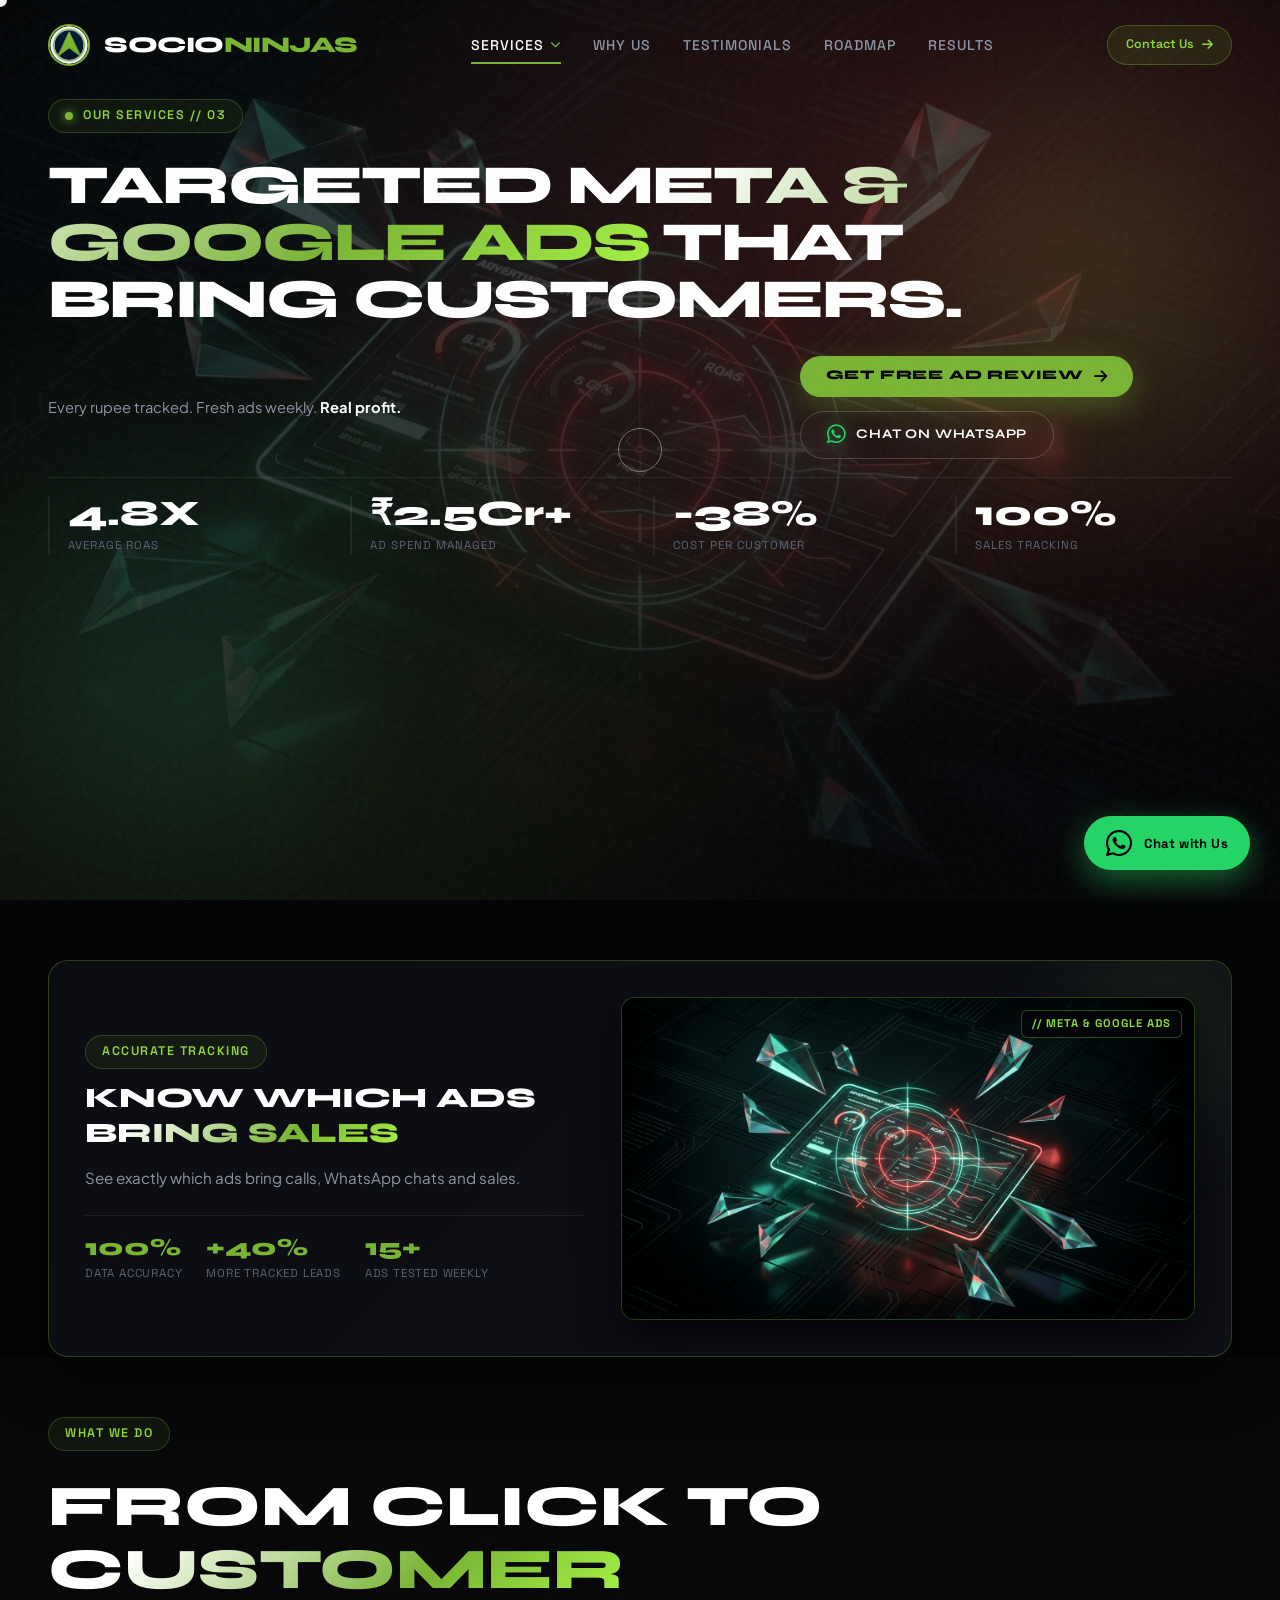
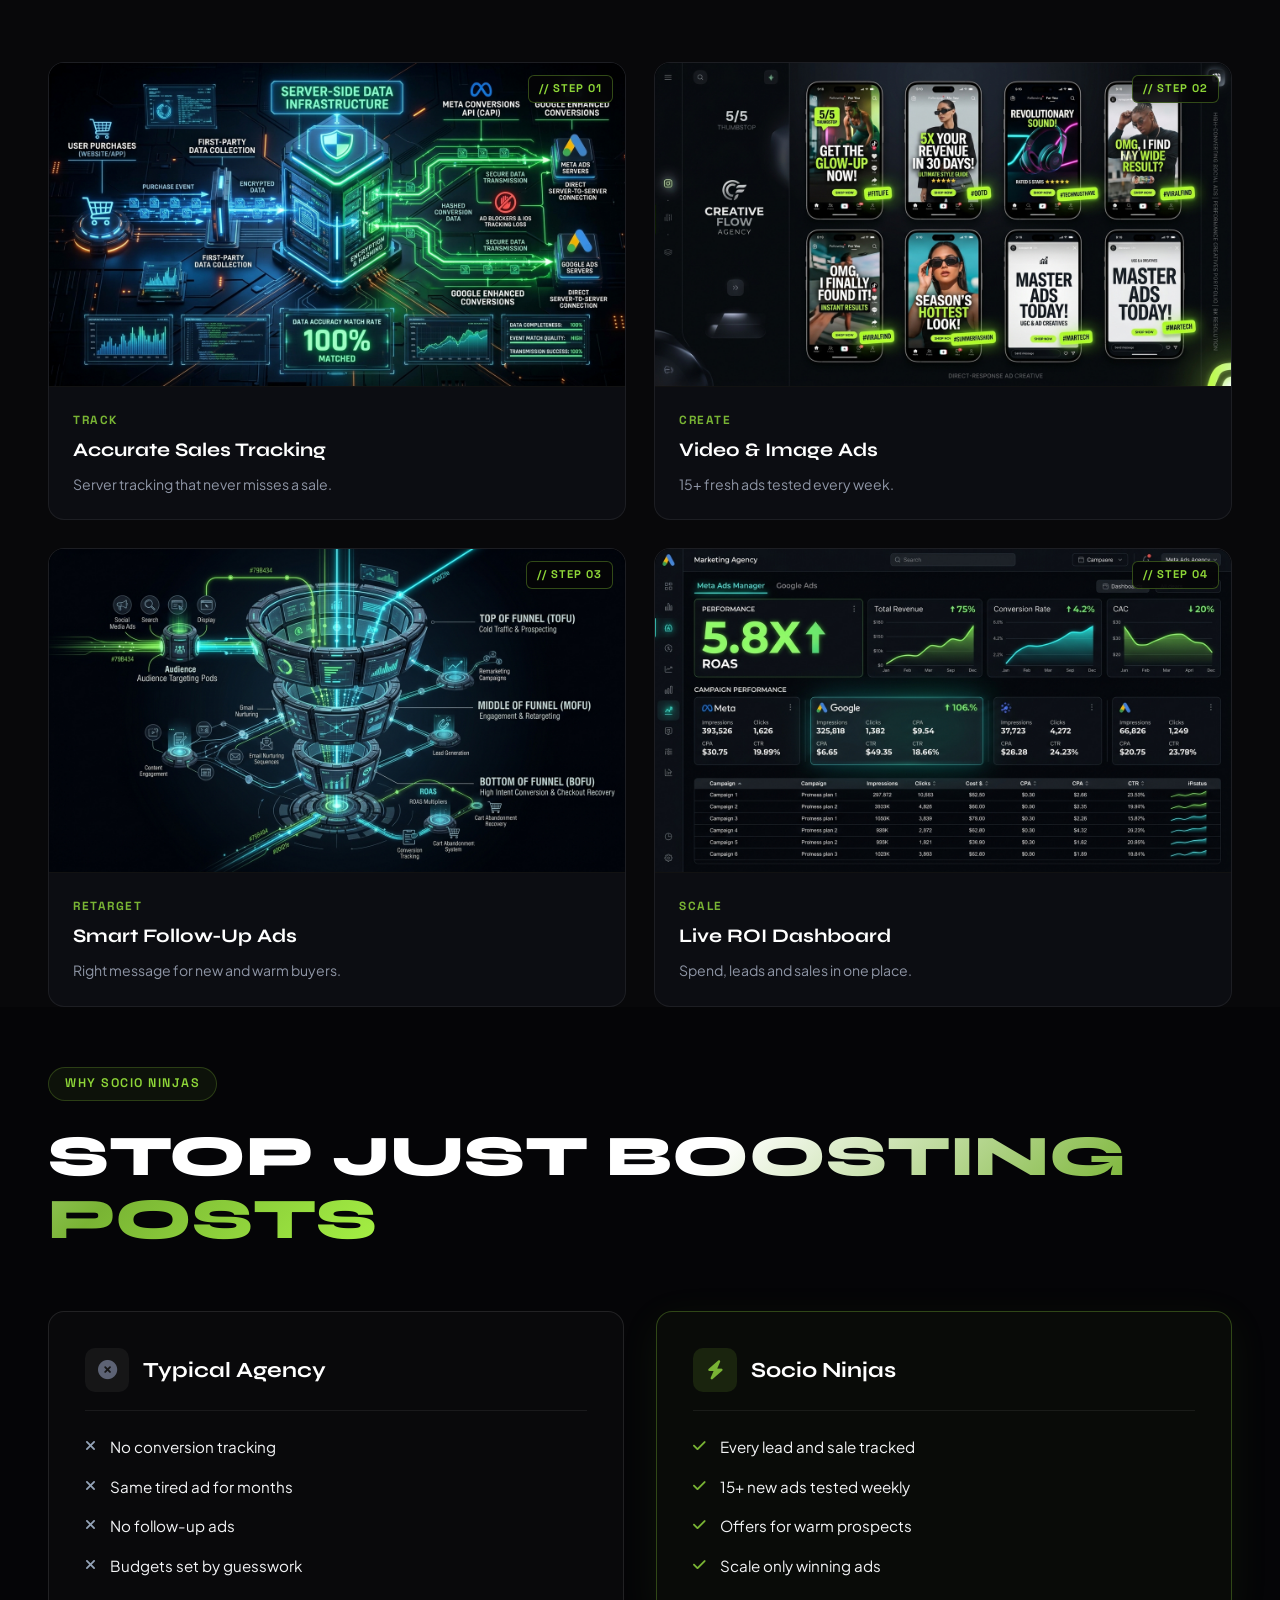
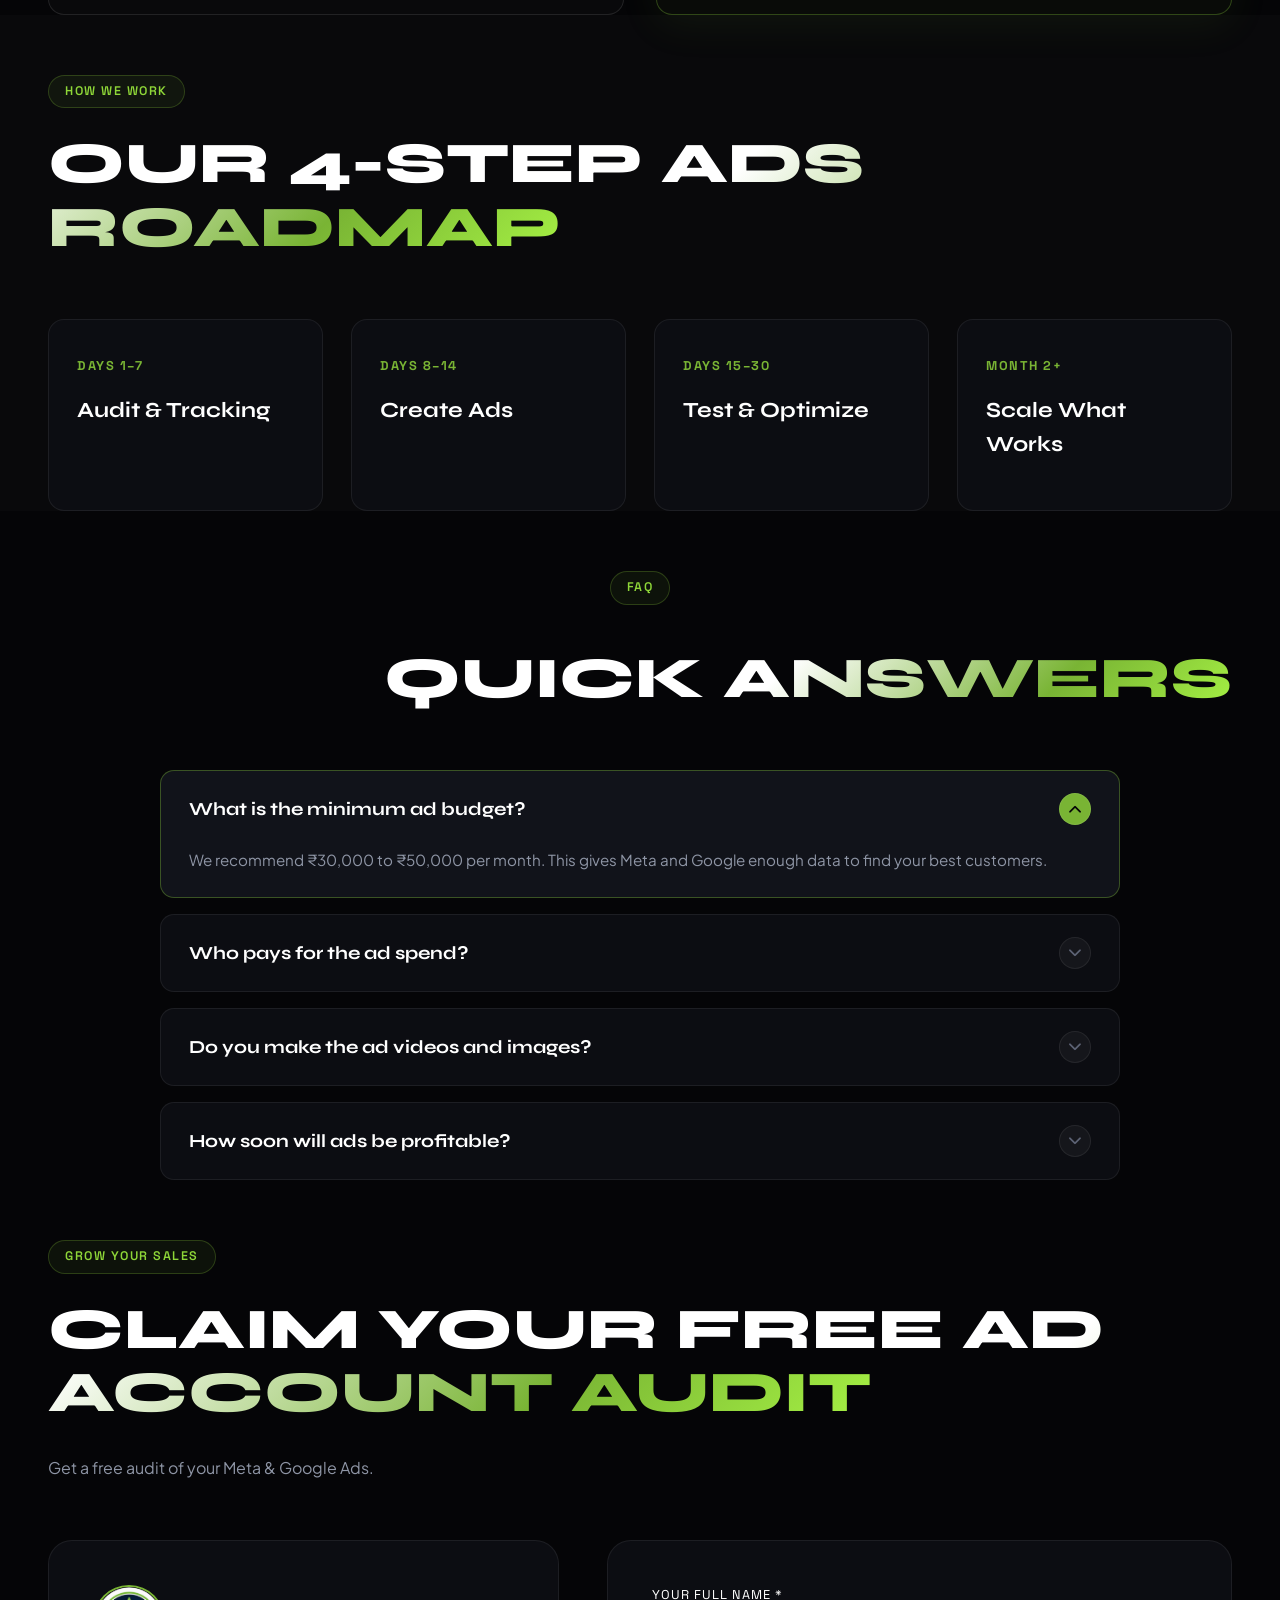
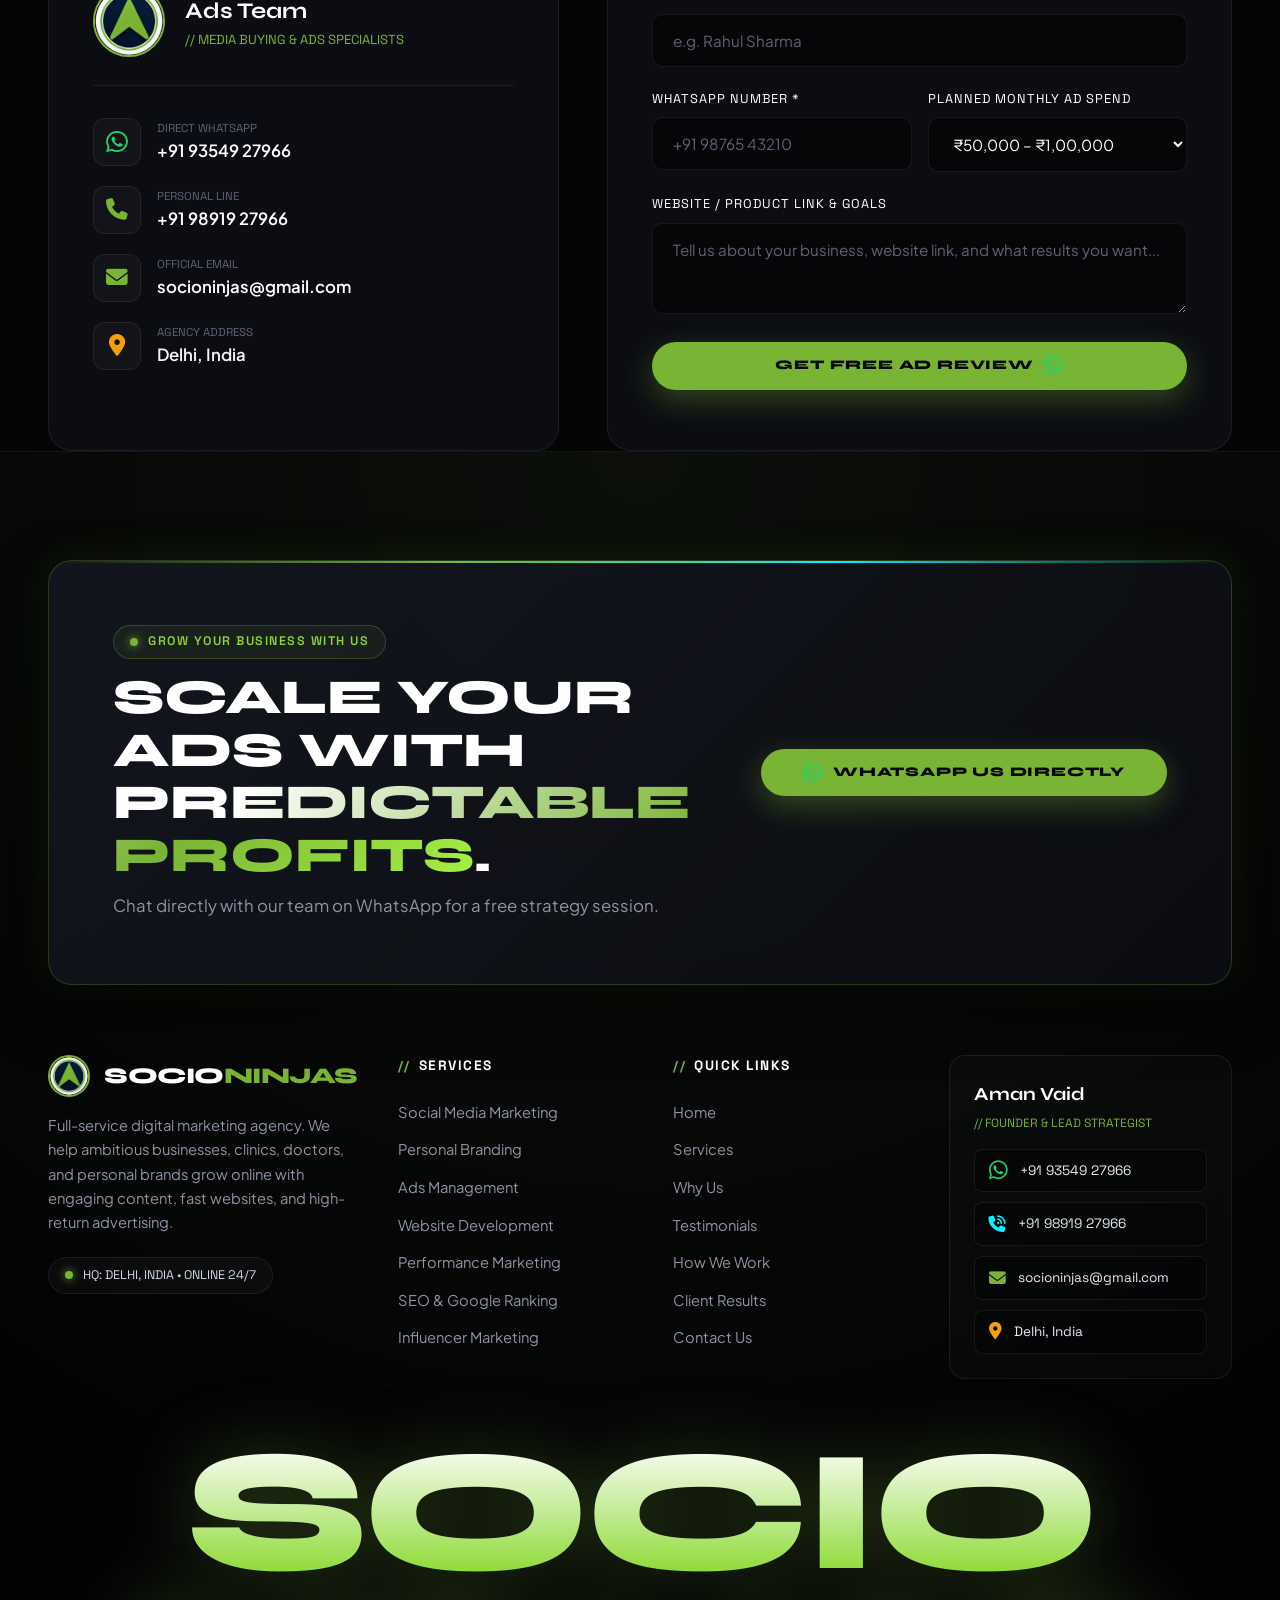
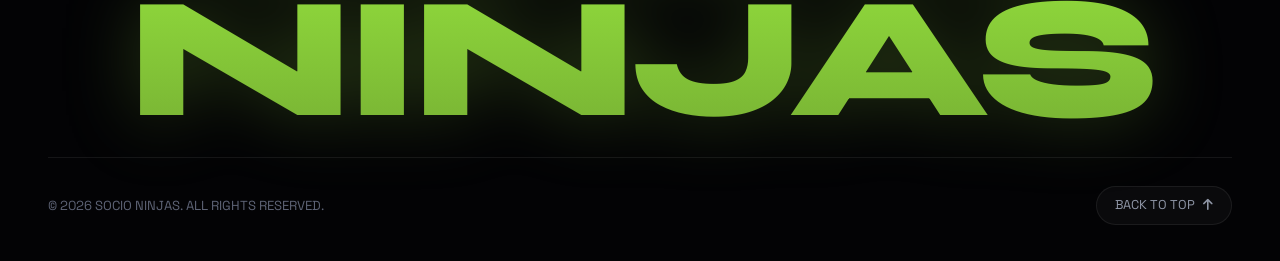
<file: ads-management.html>
<!DOCTYPE html>
<html lang="en">

<head>
  <meta charset="UTF-8">
  <meta name="viewport" content="width=device-width, initial-scale=1.0">
  <title>Ads Management (Meta & Google) — Targeted Ads | Socio Ninjas</title>
  <meta name="description"
    content="Run profitable ads on Instagram, Facebook, and Google. Stop wasting ad money and get real inquiries, leads, and sales with Socio Ninjas.">
  <link rel="icon" type="image/jpeg" href="assets/images/logo.jpeg">

  <link rel="preconnect" href="https://fonts.googleapis.com">
  <link rel="preconnect" href="https://fonts.gstatic.com" crossorigin>
  <link
    href="https://fonts.googleapis.com/css2?family=Playfair+Display:ital,wght@1,400;1,600&family=Plus+Jakarta+Sans:wght@400;500;600;700;800&family=Space+Grotesk:wght@400;500;600;700&family=Syne:wght@600;700;800;900&display=swap"
    rel="stylesheet">
  <link rel="stylesheet" href="https://cdnjs.cloudflare.com/ajax/libs/font-awesome/6.5.1/css/all.min.css"
    crossorigin="anonymous" referrerpolicy="no-referrer" />
  <link rel="stylesheet" href="styles.css">
  <!-- Meta Pixel Code -->
  <script>
    !function (f, b, e, v, n, t, s) {
      if (f.fbq) return; n = f.fbq = function () {
        n.callMethod ?
        n.callMethod.apply(n, arguments) : n.queue.push(arguments)
      };
      if (!f._fbq) f._fbq = n; n.push = n; n.loaded = !0; n.version = '2.0';
      n.queue = []; t = b.createElement(e); t.async = !0;
      t.src = v; s = b.getElementsByTagName(e)[0];
      s.parentNode.insertBefore(t, s)
    }(window, document, 'script',
      'https://connect.facebook.net/en_US/fbevents.js');
    fbq('init', '2428956397511973');
    fbq('track', 'PageView');
  </script>
  <noscript><img height="1" width="1" style="display:none"
      src="https://www.facebook.com/tr?id=2428956397511973&ev=PageView&noscript=1" /></noscript>
  <!-- End Meta Pixel Code -->
</head>

<body>
  <div class="grain-overlay"></div>
  <div class="custom-cursor"></div>
  <div class="cursor-follower-ring"></div>
  <div class="cursor-tag"></div>

  <!-- Navigation -->
  <header class="agency-navbar">
    <div class="container nav-wrapper">
      <a href="index.html" class="brand-identity">
        <img src="assets/images/logo.jpeg" alt="Socio Ninjas Logo">
        <span class="brand-text-logo">SOCIO<span>NINJAS</span></span>
      </a>

      <ul class="nav-links-menu">
        <li class="nav-item has-dropdown active-nav">
          <a href="index.html#services" class="nav-link-dropdown-toggle">
            <span>Services</span>
            <i class="fas fa-chevron-down nav-dropdown-arrow"></i>
          </a>
          <div class="nav-dropdown-menu">
            <div class="dropdown-header-tag">// OUR SERVICES</div>
            <div class="dropdown-links-grid">
              <a href="ads-management.html" class="dropdown-service-item active-page">
                <div class="dropdown-item-icon"><i class="fas fa-bullseye"></i></div>
                <div class="dropdown-item-info">
                  <span class="dropdown-item-title">Meta &amp; Google Ads</span>
                  <span class="dropdown-item-desc">Targeted ads that bring paying customers</span>
                </div>
              </a>
              <a href="social-media-marketing.html" class="dropdown-service-item">
                <div class="dropdown-item-icon"><i class="fas fa-hashtag"></i></div>
                <div class="dropdown-item-info">
                  <span class="dropdown-item-title">Social Media Marketing</span>
                  <span class="dropdown-item-desc">Engaging Reels, Shorts &amp; social growth</span>
                </div>
              </a>
              <a href="influencer-marketing.html" class="dropdown-service-item">
                <div class="dropdown-item-icon"><i class="fas fa-users-viewfinder"></i></div>
                <div class="dropdown-item-info">
                  <span class="dropdown-item-title">Influencer Marketing</span>
                  <span class="dropdown-item-desc">Trusted creator &amp; influencer partnerships</span>
                </div>
              </a>
              <a href="website-development.html" class="dropdown-service-item">
                <div class="dropdown-item-icon"><i class="fas fa-laptop-code"></i></div>
                <div class="dropdown-item-info">
                  <span class="dropdown-item-title">Website Development</span>
                  <span class="dropdown-item-desc">Fast, modern websites that convert visitors</span>
                </div>
              </a>
              <a href="performance-marketing.html" class="dropdown-service-item">
                <div class="dropdown-item-icon"><i class="fas fa-chart-line"></i></div>
                <div class="dropdown-item-info">
                  <span class="dropdown-item-title">Performance Marketing</span>
                  <span class="dropdown-item-desc">Data-driven marketing to maximize profits</span>
                </div>
              </a>
              <a href="personal-branding.html" class="dropdown-service-item">
                <div class="dropdown-item-icon"><i class="fas fa-crown"></i></div>
                <div class="dropdown-item-info">
                  <span class="dropdown-item-title">Personal Branding</span>
                  <span class="dropdown-item-desc">Build authority for founders &amp; doctors</span>
                </div>
              </a>
              <a href="search-engine-optimization.html" class="dropdown-service-item">
                <div class="dropdown-item-icon"><i class="fas fa-magnifying-glass-chart"></i></div>
                <div class="dropdown-item-info">
                  <span class="dropdown-item-title">Search Engine Optimization</span>
                  <span class="dropdown-item-desc">Rank on page 1 of Google search</span>
                </div>
              </a>
            </div>
            <div class="dropdown-footer-row">
              <a href="index.html#services" class="dropdown-all-link">
                <span>View All Services Overview</span>
                <i class="fas fa-arrow-right"></i>
              </a>
            </div>
          </div>
        </li>
        <li class="nav-item"><a href="index.html#why-us">Why Us</a></li>
        <li class="nav-item"><a href="index.html#testimonials">Testimonials</a></li>
        <li class="nav-item"><a href="index.html#methodology">Roadmap</a></li>
        <li class="nav-item"><a href="results.html">Results</a></li>
      </ul>

      <div style="display: flex; align-items: center; gap: 14px;">
        <a href="contact.html" class="btn-wa-header">
          <span>Contact Us</span>
          <i class="fas fa-arrow-right"></i>
        </a>
        <button class="mobile-menu-toggle" aria-label="Toggle Navigation">
          <i class="fas fa-bars"></i>
        </button>
      </div>
    </div>
  </header>

  <!-- Service Hero -->
  <section class="hero-stage hero-ads">
    <div class="hero-backdrop-glow"></div>
    <div class="hero-backdrop-glow-cyan"></div>

    <div class="container">
      <div class="status-pill">
        <span class="status-dot"></span>
        <span>OUR SERVICES // 03</span>
      </div>

      <h1 class="hero-headline">
        TARGETED <span class="text-gradient-red">META &amp; GOOGLE ADS</span> THAT BRING CUSTOMERS.
      </h1>

      <div class="hero-subtext-grid">
        <div>
          <p class="hero-lead-para">
            Every rupee tracked. Fresh ads weekly. <strong>Real profit.</strong>
          </p>
        </div>

        <div class="hero-actions-row">
          <a href="#contact" class="btn-magnetic btn-primary-ninja">
            <span>Get Free Ad Review</span>
            <i class="fas fa-arrow-right"></i>
          </a>
          <a href="https://wa.me/919354927966?text=Hi!%20Let's%20review%20my%20ad%20campaigns." target="_blank"
            class="btn-magnetic btn-outline-ninja">
            <i class="fab fa-whatsapp"></i>
            <span>Chat on WhatsApp</span>
          </a>
        </div>
      </div>

      <div class="hero-ticker-metrics">
        <div class="metric-node">
          <div class="metric-node-val">4.8X</div>
          <div class="metric-node-label">Average ROAS</div>
        </div>
        <div class="metric-node">
          <div class="metric-node-val">₹2.5Cr+</div>
          <div class="metric-node-label">Ad Spend Managed</div>
        </div>
        <div class="metric-node">
          <div class="metric-node-val">-38%</div>
          <div class="metric-node-label">Cost Per Customer</div>
        </div>
        <div class="metric-node">
          <div class="metric-node-val">100%</div>
          <div class="metric-node-label">Sales Tracking</div>
        </div>
      </div>
    </div>
  </section>

  <!-- Section 1: Ads Visual Banner -->
  <section class="section-padding">
    <div class="container">
      <div class="media-banner-card">
        <div class="media-banner-content">
          <div class="status-pill" style="margin-bottom: 12px;"><span>ACCURATE TRACKING</span></div>
          <h3 class="media-banner-title">KNOW WHICH ADS <span class="text-gradient-red">BRING SALES</span></h3>
          <p class="media-banner-desc">
            See exactly which ads bring calls, WhatsApp chats and sales.
          </p>
          <div class="media-banner-metrics-mini">
            <div class="mini-stat">
              <span class="stat-number">100%</span>
              <span class="stat-lbl">Data Accuracy</span>
            </div>
            <div class="mini-stat">
              <span class="stat-number">+40%</span>
              <span class="stat-lbl">More Tracked Leads</span>
            </div>
            <div class="mini-stat">
              <span class="stat-number">15+</span>
              <span class="stat-lbl">Ads Tested Weekly</span>
            </div>
          </div>
        </div>
        <div class="media-banner-image-wrap">
          <img src="assets/images/hero-ads.jpg" alt="Meta and Google ad campaigns managed by Socio Ninjas"
            class="media-banner-img" loading="lazy">
          <div class="image-corner-tag">// META &amp; GOOGLE ADS</div>
        </div>
      </div>
    </div>
  </section>

  <!-- Section 2: What We Do (Visual Cards) -->
  <section class="section-padding" style="background: rgba(255, 255, 255, 0.01);">
    <div class="container">
      <div class="section-head">
        <div>
          <div class="status-pill"><span>WHAT WE DO</span></div>
          <h2 class="section-head-title">FROM CLICK TO <span class="text-gradient-red">CUSTOMER</span></h2>
        </div>
      </div>

      <div class="visual-war-room-grid">
        <div class="war-room-media-card">
          <div class="war-room-thumb">
            <img src="assets/images/capi-tracking-diagram.jpg" alt="Server-side conversion tracking setup"
              loading="lazy">
            <div class="image-corner-tag">// STEP 01</div>
          </div>
          <div class="war-room-card-body">
            <div>
              <div class="war-room-category">TRACK</div>
              <h3 class="war-room-title">Accurate Sales Tracking</h3>
              <p class="war-room-desc">Server tracking that never misses a sale.</p>
            </div>
          </div>
        </div>

        <div class="war-room-media-card">
          <div class="war-room-thumb">
            <img src="assets/images/ad-creatives-showcase.jpg" alt="Video and image ad creatives" loading="lazy">
            <div class="image-corner-tag">// STEP 02</div>
          </div>
          <div class="war-room-card-body">
            <div>
              <div class="war-room-category">CREATE</div>
              <h3 class="war-room-title">Video &amp; Image Ads</h3>
              <p class="war-room-desc">15+ fresh ads tested every week.</p>
            </div>
          </div>
        </div>

        <div class="war-room-media-card">
          <div class="war-room-thumb">
            <img src="assets/images/ads-funnel-architecture.jpg" alt="Customer retargeting funnel" loading="lazy">
            <div class="image-corner-tag">// STEP 03</div>
          </div>
          <div class="war-room-card-body">
            <div>
              <div class="war-room-category">RETARGET</div>
              <h3 class="war-room-title">Smart Follow-Up Ads</h3>
              <p class="war-room-desc">Right message for new and warm buyers.</p>
            </div>
          </div>
        </div>

        <div class="war-room-media-card">
          <div class="war-room-thumb">
            <img src="assets/images/ads-dashboard.jpg" alt="Live ad performance and ROI dashboard" loading="lazy">
            <div class="image-corner-tag">// STEP 04</div>
          </div>
          <div class="war-room-card-body">
            <div>
              <div class="war-room-category">SCALE</div>
              <h3 class="war-room-title">Live ROI Dashboard</h3>
              <p class="war-room-desc">Spend, leads and sales in one place.</p>
            </div>
          </div>
        </div>
      </div>
    </div>
  </section>

  <!-- Section 3: Comparison -->
  <section class="section-padding">
    <div class="container">
      <div class="section-head">
        <div>
          <div class="status-pill"><span>WHY SOCIO NINJAS</span></div>
          <h2 class="section-head-title">STOP JUST <span class="text-gradient-red">BOOSTING POSTS</span></h2>
        </div>
      </div>

      <div class="comparison-grid">
        <div class="comparison-card card-negative">
          <div class="comparison-header">
            <div class="comparison-icon"><i class="fas fa-times-circle"></i></div>
            <div class="comparison-title">Typical Agency</div>
          </div>
          <ul class="comparison-list">
            <li class="comparison-item"><i class="fas fa-times"></i><span>No conversion tracking</span></li>
            <li class="comparison-item"><i class="fas fa-times"></i><span>Same tired ad for months</span></li>
            <li class="comparison-item"><i class="fas fa-times"></i><span>No follow-up ads</span></li>
            <li class="comparison-item"><i class="fas fa-times"></i><span>Budgets set by guesswork</span></li>
          </ul>
        </div>

        <div class="comparison-card card-positive">
          <div class="comparison-header">
            <div class="comparison-icon"><i class="fas fa-bolt"></i></div>
            <div class="comparison-title">Socio Ninjas</div>
          </div>
          <ul class="comparison-list">
            <li class="comparison-item"><i class="fas fa-check"></i><span>Every lead and sale tracked</span></li>
            <li class="comparison-item"><i class="fas fa-check"></i><span>15+ new ads tested weekly</span></li>
            <li class="comparison-item"><i class="fas fa-check"></i><span>Offers for warm prospects</span></li>
            <li class="comparison-item"><i class="fas fa-check"></i><span>Scale only winning ads</span></li>
          </ul>
        </div>
      </div>
    </div>
  </section>

  <!-- Section 4: Process -->
  <section class="section-padding" style="background: rgba(255, 255, 255, 0.015);">
    <div class="container">
      <div class="section-head">
        <div>
          <div class="status-pill"><span>HOW WE WORK</span></div>
          <h2 class="section-head-title">OUR 4-STEP <span class="text-gradient-red">ADS ROADMAP</span></h2>
        </div>
      </div>

      <div class="roadmap-timeline-grid">
        <div class="roadmap-card">
          <span class="roadmap-phase-tag">DAYS 1–7</span>
          <h3 class="roadmap-title">Audit &amp; Tracking</h3>
        </div>
        <div class="roadmap-card">
          <span class="roadmap-phase-tag">DAYS 8–14</span>
          <h3 class="roadmap-title">Create Ads</h3>
        </div>
        <div class="roadmap-card">
          <span class="roadmap-phase-tag">DAYS 15–30</span>
          <h3 class="roadmap-title">Test &amp; Optimize</h3>
        </div>
        <div class="roadmap-card">
          <span class="roadmap-phase-tag">MONTH 2+</span>
          <h3 class="roadmap-title">Scale What Works</h3>
        </div>
      </div>
    </div>
  </section>

  <!-- Section 5: FAQ Accordion -->
  <section class="section-padding">
    <div class="container">
      <div class="section-head" style="text-align: center; justify-content: center; flex-direction: column;">
        <div class="status-pill" style="margin: 0 auto 12px;"><span>FAQ</span></div>
        <h2 class="section-head-title">QUICK <span class="text-gradient-red">ANSWERS</span></h2>
      </div>

      <div class="service-faq-container">
        <div class="service-faq-item is-open">
          <button class="faq-header-btn" type="button">
            <span>What is the minimum ad budget?</span>
            <div class="faq-toggle-icon"><i class="fas fa-chevron-down"></i></div>
          </button>
          <div class="faq-content-body">
            We recommend ₹30,000 to ₹50,000 per month. This gives Meta and Google enough data to find your best
            customers.
          </div>
        </div>

        <div class="service-faq-item">
          <button class="faq-header-btn" type="button">
            <span>Who pays for the ad spend?</span>
            <div class="faq-toggle-icon"><i class="fas fa-chevron-down"></i></div>
          </button>
          <div class="faq-content-body">
            You pay Meta and Google directly. We charge a clear monthly management fee.
          </div>
        </div>

        <div class="service-faq-item">
          <button class="faq-header-btn" type="button">
            <span>Do you make the ad videos and images?</span>
            <div class="faq-toggle-icon"><i class="fas fa-chevron-down"></i></div>
          </button>
          <div class="faq-content-body">
            Yes. We write the copy, design the images and edit the videos for you.
          </div>
        </div>

        <div class="service-faq-item">
          <button class="faq-header-btn" type="button">
            <span>How soon will ads be profitable?</span>
            <div class="faq-toggle-icon"><i class="fas fa-chevron-down"></i></div>
          </button>
          <div class="faq-content-body">
            We test ads for the first 7 to 14 days. Most clients see 3.5x to 5x+ returns by week 3.
          </div>
        </div>
      </div>
    </div>
  </section>

  <!-- Section 7: Lead Capture Form -->
  <section class="section-padding contact-section" id="contact">
    <div class="container">
      <div class="section-head">
        <div>
          <div class="status-pill"><span>GROW YOUR SALES</span></div>
          <h2 class="section-head-title">CLAIM YOUR FREE <span class="text-gradient-red">AD ACCOUNT AUDIT</span></h2>
        </div>
        <p class="section-head-desc">
          Get a free audit of your Meta &amp; Google Ads.
        </p>
      </div>

      <div class="contact-layout-grid">
        <div class="contact-bio-card">
          <div class="contact-founder-header">
            <img src="assets/images/logo.jpeg" alt="Socio Ninjas Ads Team" class="founder-img">
            <div class="founder-meta">
              <h3>Ads Team</h3>
              <p>// MEDIA BUYING &amp; ADS SPECIALISTS</p>
            </div>
          </div>
          <ul class="contact-endpoints-list">
            <li class="endpoint-item">
              <div class="endpoint-icon"><i class="fab fa-whatsapp"></i></div>
              <div class="endpoint-meta">
                <div class="label">Direct WhatsApp</div>
                <a href="https://wa.me/919354927966" target="_blank" class="value">+91 93549 27966</a>
              </div>
            </li>
            <li class="endpoint-item">
              <div class="endpoint-icon"><i class="fas fa-phone"></i></div>
              <div class="endpoint-meta">
                <div class="label">Personal Line</div>
                <a href="tel:+919891927966" class="value">+91 98919 27966</a>
              </div>
            </li>
            <li class="endpoint-item">
              <div class="endpoint-icon"><i class="fas fa-envelope"></i></div>
              <div class="endpoint-meta">
                <div class="label">Official Email</div>
                <a href="mailto:socioninjas@gmail.com" class="value">socioninjas@gmail.com</a>
              </div>
            </li>
            <li class="endpoint-item">
              <div class="endpoint-icon"><i class="fas fa-map-marker-alt" style="color: #f59e0b;"></i></div>
              <div class="endpoint-meta">
                <div class="label">Agency Address</div>
                <span class="value" style="color: var(--c-text-main);">Delhi, India</span>
              </div>
            </li>
          </ul>
        </div>

        <div class="contact-form-panel">
          <form id="agency-contact-form" action="mail1.php" method="POST">
            <!-- Spam honeypot: hidden from humans, bots fill it -->
            <div aria-hidden="true" style="position:absolute; left:-9999px; width:1px; height:1px; overflow:hidden;">
              <label for="company_website">Leave this field empty</label>
              <input type="text" id="company_website" name="company_website" tabindex="-1" autocomplete="off" value="">
            </div>
            <input type="hidden" id="client-service" name="service" value="Ads Management">
            <div class="form-group-item">
              <label class="form-input-label" for="client-name">Your Full Name *</label>
              <input type="text" id="client-name" name="name" class="agency-input" placeholder="e.g. Rahul Sharma"
                required>
            </div>
            <div style="display: grid; grid-template-columns: 1fr 1fr; gap: 16px;">
              <div class="form-group-item">
                <label class="form-input-label" for="client-phone">WhatsApp Number *</label>
                <input type="tel" id="client-phone" name="phone" class="agency-input" placeholder="+91 98765 43210"
                  required>
              </div>
              <div class="form-group-item">
                <label class="form-input-label" for="client-budget">Planned Monthly Ad Spend</label>
                <select id="client-budget" name="budget" class="agency-input">
                  <option value="₹15,000 – ₹25,000">₹15,000 – ₹25,000</option>
                  <option value="₹25,000 – ₹50,000">₹25,000 – ₹50,000</option>
                  <option value="₹50,000 – ₹1,00,000" selected>₹50,000 – ₹1,00,000</option>
                  <option value="₹1,00,000 – ₹2,50,000">₹1,00,000 – ₹2,50,000</option>
                  <option value="₹2,50,000+">₹2,50,000+ (Fast Growth)</option>
                </select>
              </div>
            </div>
            <div class="form-group-item">
              <label class="form-input-label" for="client-notes">Website / Product Link &amp; Goals</label>
              <textarea id="client-notes" name="notes" class="agency-input" rows="3"
                placeholder="Tell us about your business, website link, and what results you want..."></textarea>
            </div>
            <button type="submit" class="btn-magnetic btn-primary-ninja" style="width: 100%;">
              <span>Get Free Ad Review</span>
              <i class="fab fa-whatsapp"></i>
            </button>
          </form>
        </div>
      </div>
    </div>
  </section>

  <!-- Footer -->
  <footer class="agency-footer">
    <div class="container">
      <div class="footer-cta-banner">
        <div>
          <div class="status-pill" style="margin-bottom: 12px;">
            <span class="status-dot"></span>
            <span>GROW YOUR BUSINESS WITH US</span>
          </div>
          <h2 class="footer-cta-title">SCALE YOUR ADS WITH <span class="text-gradient-red">PREDICTABLE PROFITS</span>.
          </h2>
          <p class="footer-cta-desc">Chat directly with our team on WhatsApp for a free strategy session.</p>
        </div>
        <div class="footer-cta-actions">
          <a href="https://wa.me/919354927966?text=Hi!%20I'm%20ready%20to%20scale%20my%20Meta%20and%20Google%20Ads."
            target="_blank" class="btn-magnetic btn-primary-ninja" style="width: 100%; text-align: center;">
            <i class="fab fa-whatsapp"></i>
            <span>WhatsApp Us Directly</span>
          </a>
        </div>
      </div>

      <div class="footer-main-grid">
        <div class="footer-brand-col">
          <a href="index.html" class="brand-identity" style="margin-bottom: 16px;">
            <img src="assets/images/logo.jpeg" alt="Socio Ninjas">
            <span class="brand-text-logo">SOCIO<span>NINJAS</span></span>
          </a>
          <p>Full-service digital marketing agency. We help ambitious businesses, clinics, doctors, and personal brands
            grow online with engaging content, fast websites, and high-return advertising.</p>
          <div class="footer-live-status">
            <span class="footer-live-dot"></span>
            <span>HQ: DELHI, INDIA • ONLINE 24/7</span>
          </div>
        </div>

        <div class="footer-nav-col">
          <h4>Services</h4>
          <ul>
            <li><a href="social-media-marketing.html">Social Media Marketing</a></li>
            <li><a href="personal-branding.html">Personal Branding</a></li>
            <li><a href="ads-management.html">Ads Management</a></li>
            <li><a href="website-development.html">Website Development</a></li>
            <li><a href="performance-marketing.html">Performance Marketing</a></li>
            <li><a href="search-engine-optimization.html">SEO &amp; Google Ranking</a></li>
            <li><a href="influencer-marketing.html">Influencer Marketing</a></li>
          </ul>
        </div>

        <div class="footer-nav-col">
          <h4>Quick Links</h4>
          <ul>
            <li><a href="index.html">Home</a></li>
            <li><a href="index.html#services">Services</a></li>
            <li><a href="index.html#why-us">Why Us</a></li>
            <li><a href="index.html#testimonials">Testimonials</a></li>
            <li><a href="index.html#methodology">How We Work</a></li>
            <li><a href="results.html">Client Results</a></li>
            <li><a href="contact.html">Contact Us</a></li>
          </ul>
        </div>

        <div>
          <div class="footer-contact-card">
            <h5>Aman Vaid</h5>
            <span class="founder-tag">// FOUNDER &amp; LEAD STRATEGIST</span>
            <div class="footer-contact-links">
              <a href="https://wa.me/919354927966" target="_blank" class="footer-contact-link-item">
                <i class="fab fa-whatsapp" style="color: #25d366;"></i>
                <span>+91 93549 27966</span>
              </a>
              <a href="tel:+919891927966" class="footer-contact-link-item">
                <i class="fas fa-phone-volume" style="color: var(--c-cyan);"></i>
                <span>+91 98919 27966</span>
              </a>
              <a href="mailto:socioninjas@gmail.com" class="footer-contact-link-item">
                <i class="fas fa-envelope" style="color: var(--c-brand);"></i>
                <span>socioninjas@gmail.com</span>
              </a>
              <div class="footer-contact-link-item" style="cursor: default;">
                <i class="fas fa-map-marker-alt" style="color: #f59e0b;"></i>
                <span>Delhi, India</span>
              </div>
            </div>
          </div>
        </div>
      </div>

      <div class="footer-giant-watermark">SOCIO NINJAS</div>

      <div class="footer-bottom-bar">
        <div>© 2026 SOCIO NINJAS. ALL RIGHTS RESERVED.</div>
        <a href="#hero" class="back-to-top-btn"><span>BACK TO TOP</span><i class="fas fa-arrow-up"></i></a>
      </div>
    </div>
  </footer>

  <a href="https://wa.me/919354927966?text=Hi!%20I'm%20interested%20in%20Ads%20Management." target="_blank"
    class="floating-wa-pill">
    <i class="fab fa-whatsapp"></i>
    <span>Chat with Us</span>
  </a>

  <script src="script.js"></script>
</body>

</html>
</file>
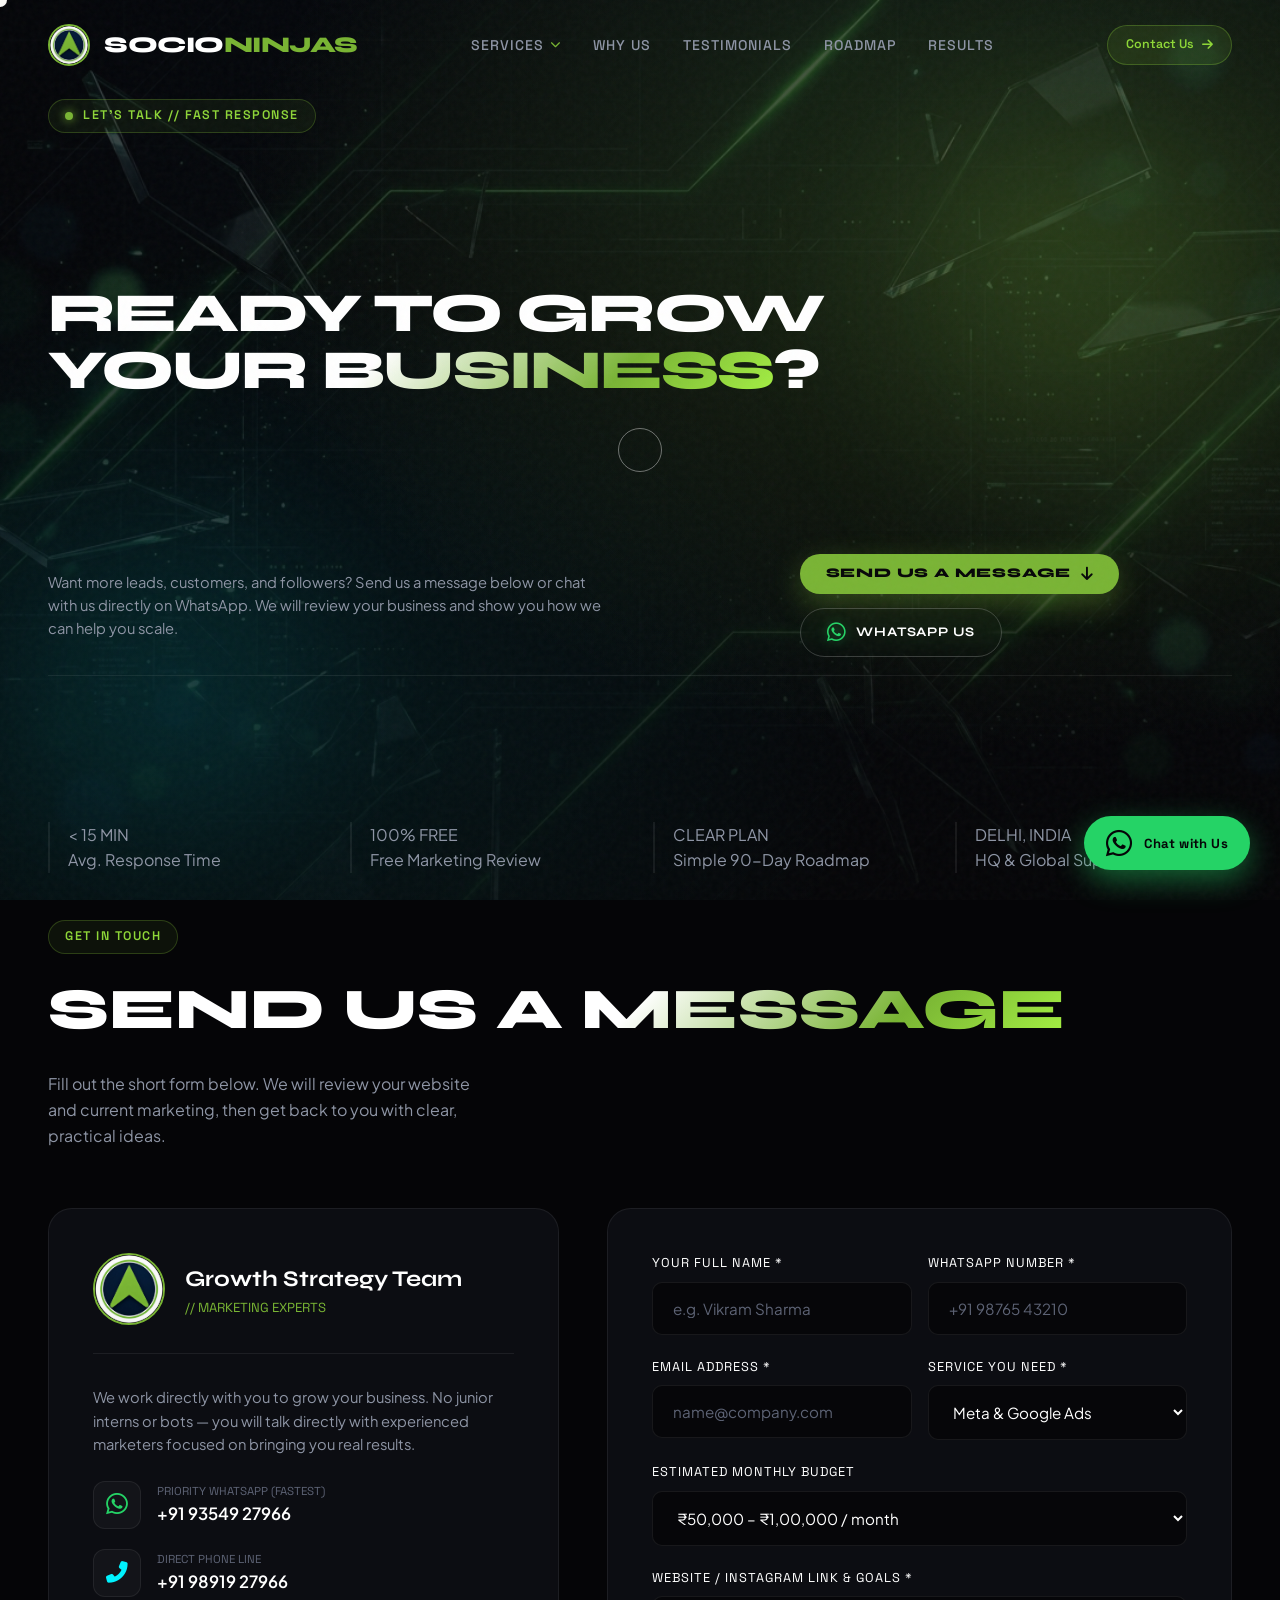
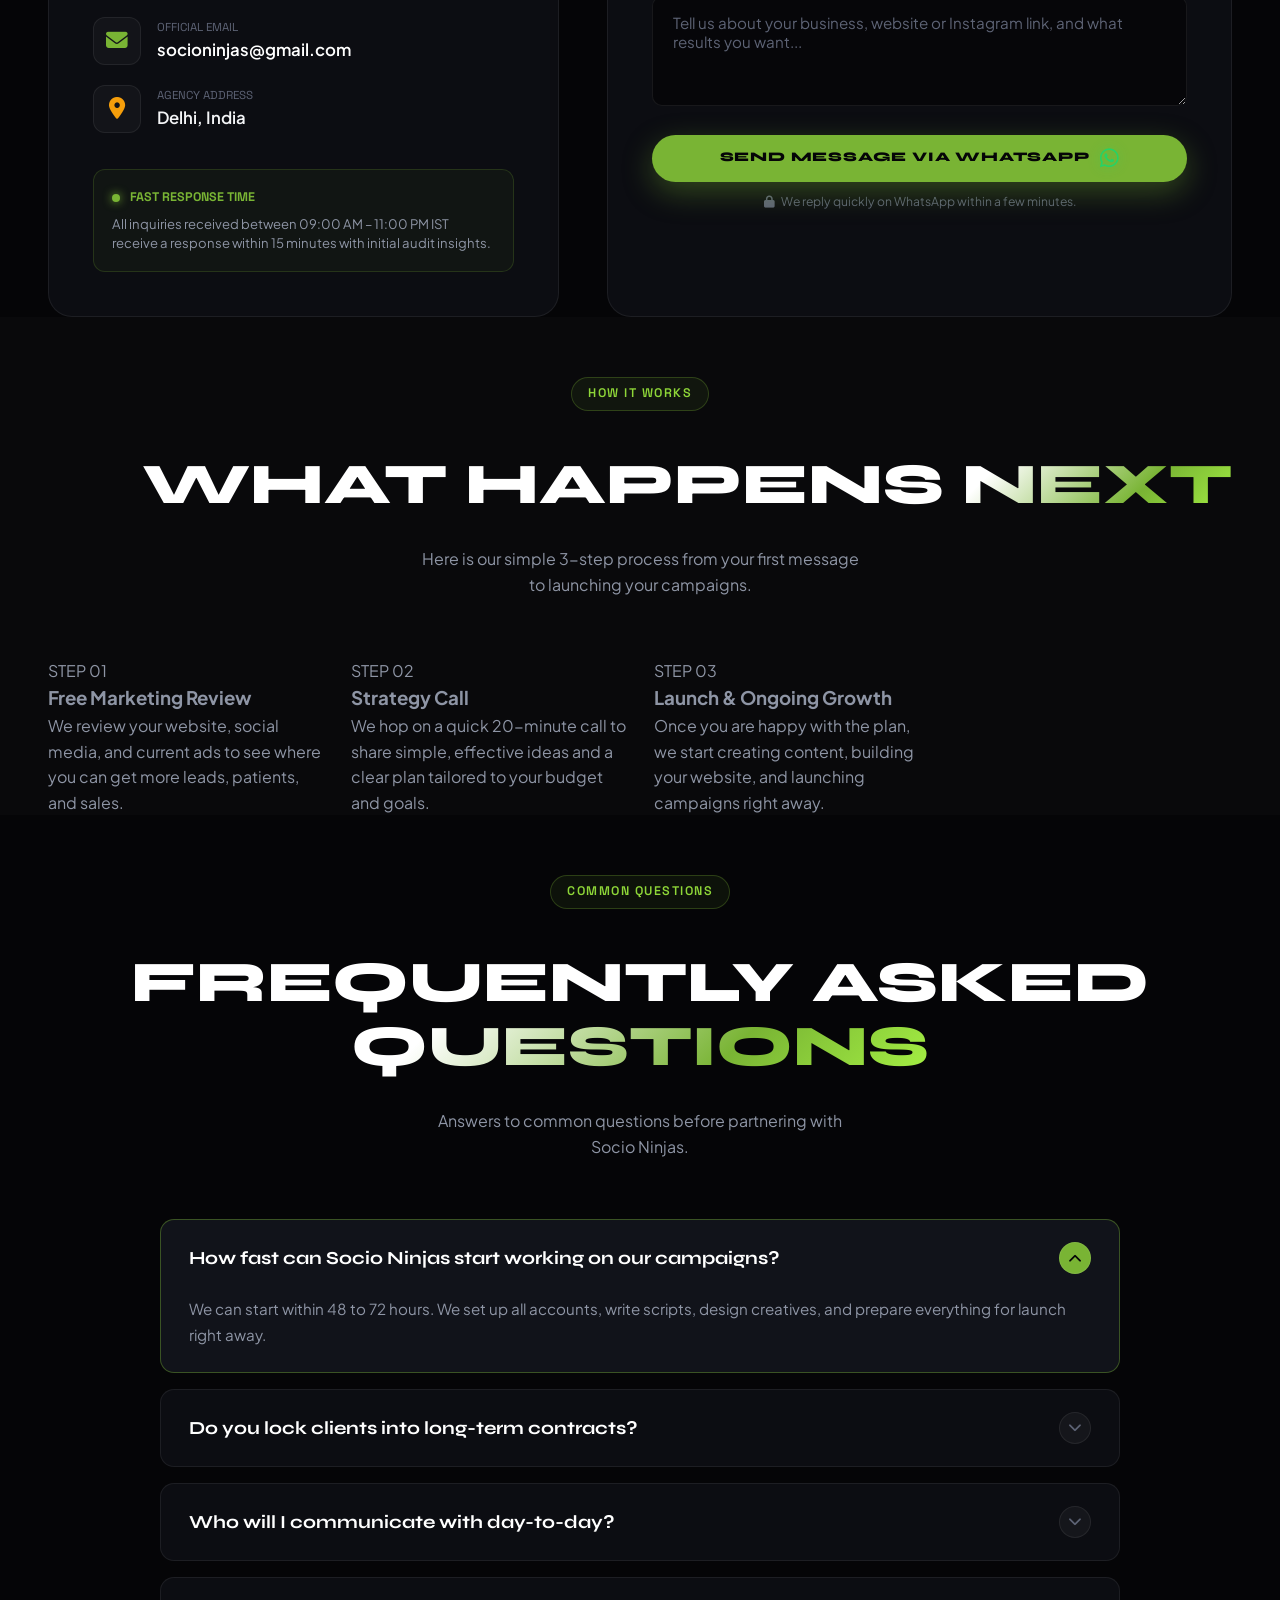
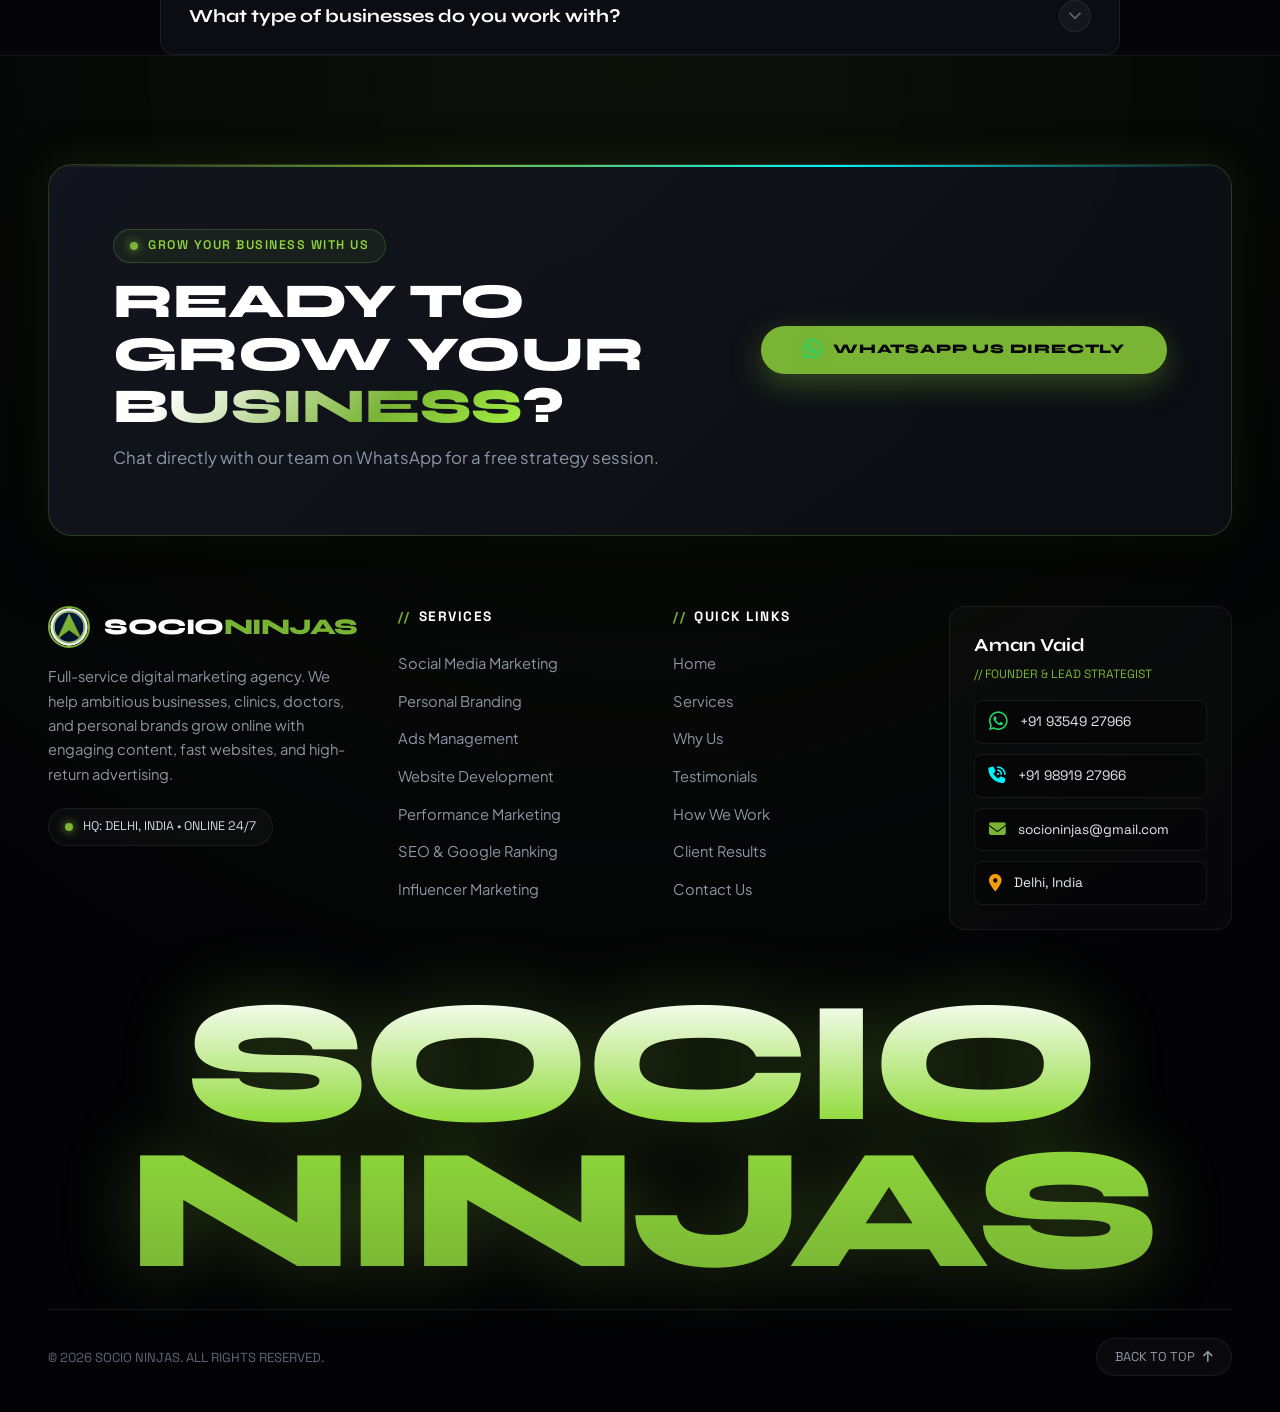
<file: contact.html>
<!DOCTYPE html>
<html lang="en">

<head>
  <meta charset="UTF-8">
  <meta name="viewport" content="width=device-width, initial-scale=1.0">
  <title>Contact Us — Socio Ninjas | Digital Marketing Agency</title>
  <meta name="description"
    content="Get in touch with Socio Ninjas. Request a free marketing audit, discuss ads and websites, or chat with our team on WhatsApp.">
  <meta name="keywords"
    content="Contact Socio Ninjas, Digital Marketing Agency Delhi, Free Marketing Audit, Social Media Marketing, Meta Ads, Web Design">
  <link rel="icon" type="image/jpeg" href="assets/images/logo.jpeg">

  <link rel="preconnect" href="https://fonts.googleapis.com">
  <link rel="preconnect" href="https://fonts.gstatic.com" crossorigin>
  <link
    href="https://fonts.googleapis.com/css2?family=Playfair+Display:ital,wght@1,400;1,600&family=Plus+Jakarta+Sans:wght@400;500;600;700;800&family=Space+Grotesk:wght@400;500;600;700&family=Syne:wght@600;700;800;900&display=swap"
    rel="stylesheet">
  <link rel="stylesheet" href="https://cdnjs.cloudflare.com/ajax/libs/font-awesome/6.5.1/css/all.min.css"
    crossorigin="anonymous" referrerpolicy="no-referrer" />
  <link rel="stylesheet" href="styles.css">
  <!-- Meta Pixel Code -->
  <script>
    !function (f, b, e, v, n, t, s) {
      if (f.fbq) return; n = f.fbq = function () {
        n.callMethod ?
        n.callMethod.apply(n, arguments) : n.queue.push(arguments)
      };
      if (!f._fbq) f._fbq = n; n.push = n; n.loaded = !0; n.version = '2.0';
      n.queue = []; t = b.createElement(e); t.async = !0;
      t.src = v; s = b.getElementsByTagName(e)[0];
      s.parentNode.insertBefore(t, s)
    }(window, document, 'script',
      'https://connect.facebook.net/en_US/fbevents.js');
    fbq('init', '2428956397511973');
    fbq('track', 'PageView');
  </script>
  <noscript><img height="1" width="1" style="display:none"
      src="https://www.facebook.com/tr?id=2428956397511973&ev=PageView&noscript=1" /></noscript>
  <!-- End Meta Pixel Code -->
</head>

<body>
  <div class="grain-overlay"></div>
  <div class="custom-cursor"></div>
  <div class="cursor-follower-ring"></div>
  <div class="cursor-tag"></div>

  <!-- Navigation -->
  <header class="agency-navbar">
    <div class="container nav-wrapper">
      <a href="index.html" class="brand-identity">
        <img src="assets/images/logo.jpeg" alt="Socio Ninjas Logo">
        <span class="brand-text-logo">SOCIO<span>NINJAS</span></span>
      </a>

      <ul class="nav-links-menu">
        <li class="nav-item has-dropdown">
          <a href="index.html#services" class="nav-link-dropdown-toggle">
            <span>Services</span>
            <i class="fas fa-chevron-down nav-dropdown-arrow"></i>
          </a>
          <div class="nav-dropdown-menu">
            <div class="dropdown-header-tag">// OUR SERVICES</div>
            <div class="dropdown-links-grid">
              <a href="ads-management.html" class="dropdown-service-item">
                <div class="dropdown-item-icon"><i class="fas fa-bullseye"></i></div>
                <div class="dropdown-item-info">
                  <span class="dropdown-item-title">Meta &amp; Google Ads</span>
                  <span class="dropdown-item-desc">Targeted ads that bring paying customers</span>
                </div>
              </a>
              <a href="social-media-marketing.html" class="dropdown-service-item">
                <div class="dropdown-item-icon"><i class="fas fa-hashtag"></i></div>
                <div class="dropdown-item-info">
                  <span class="dropdown-item-title">Social Media Marketing</span>
                  <span class="dropdown-item-desc">Engaging Reels, Shorts &amp; social growth</span>
                </div>
              </a>
              <a href="influencer-marketing.html" class="dropdown-service-item">
                <div class="dropdown-item-icon"><i class="fas fa-users-viewfinder"></i></div>
                <div class="dropdown-item-info">
                  <span class="dropdown-item-title">Influencer Marketing</span>
                  <span class="dropdown-item-desc">Trusted creator &amp; influencer partnerships</span>
                </div>
              </a>
              <a href="website-development.html" class="dropdown-service-item">
                <div class="dropdown-item-icon"><i class="fas fa-laptop-code"></i></div>
                <div class="dropdown-item-info">
                  <span class="dropdown-item-title">Website Development</span>
                  <span class="dropdown-item-desc">Fast, modern websites that convert visitors</span>
                </div>
              </a>
              <a href="performance-marketing.html" class="dropdown-service-item">
                <div class="dropdown-item-icon"><i class="fas fa-chart-line"></i></div>
                <div class="dropdown-item-info">
                  <span class="dropdown-item-title">Performance Marketing</span>
                  <span class="dropdown-item-desc">Data-driven marketing to maximize profits</span>
                </div>
              </a>
              <a href="personal-branding.html" class="dropdown-service-item">
                <div class="dropdown-item-icon"><i class="fas fa-crown"></i></div>
                <div class="dropdown-item-info">
                  <span class="dropdown-item-title">Personal Branding</span>
                  <span class="dropdown-item-desc">Build authority for founders &amp; doctors</span>
                </div>
              </a>
              <a href="search-engine-optimization.html" class="dropdown-service-item">
                <div class="dropdown-item-icon"><i class="fas fa-magnifying-glass-chart"></i></div>
                <div class="dropdown-item-info">
                  <span class="dropdown-item-title">Search Engine Optimization</span>
                  <span class="dropdown-item-desc">Rank on page 1 of Google search</span>
                </div>
              </a>
            </div>
            <div class="dropdown-footer-row">
              <a href="index.html#services" class="dropdown-all-link">
                <span>View All Services Overview</span>
                <i class="fas fa-arrow-right"></i>
              </a>
            </div>
          </div>
        </li>
        <li class="nav-item"><a href="index.html#why-us">Why Us</a></li>
        <li class="nav-item"><a href="index.html#testimonials">Testimonials</a></li>
        <li class="nav-item"><a href="index.html#methodology">Roadmap</a></li>
        <li class="nav-item"><a href="results.html">Results</a></li>
      </ul>

      <div style="display: flex; align-items: center; gap: 14px;">
        <a href="#brief-form" class="btn-wa-header">
          <span>Contact Us</span>
          <i class="fas fa-arrow-right"></i>
        </a>
        <button class="mobile-menu-toggle" aria-label="Toggle Navigation">
          <i class="fas fa-bars"></i>
        </button>
      </div>
    </div>
  </header>

  <!-- Contact Hero Stage -->
  <section class="hero-stage">
    <div class="hero-backdrop-glow"></div>
    <div class="hero-backdrop-glow-cyan"></div>

    <div class="container">
      <div class="status-pill">
        <span class="status-dot"></span>
        <span>LET'S TALK // FAST RESPONSE</span>
      </div>

      <h1 class="hero-headline">
        READY TO GROW YOUR <span class="text-gradient-red">BUSINESS</span>?
      </h1>

      <div class="hero-subtext-grid">
        <div>
          <p class="hero-lead-para">
            Want more leads, customers, and followers? Send us a message below or chat with us directly on WhatsApp. We
            will review your business and show you how we can help you scale.
          </p>
        </div>

        <div class="hero-actions-row">
          <a href="#brief-form" class="btn-magnetic btn-primary-ninja">
            <span>Send Us a Message</span>
            <i class="fas fa-arrow-down"></i>
          </a>
          <a href="https://wa.me/919354927966?text=Hi!%20Let's%20connect%20for%20a%20strategy%20session%20with%20Socio%20Ninjas."
            target="_blank" class="btn-magnetic btn-outline-ninja">
            <i class="fab fa-whatsapp"></i>
            <span>WhatsApp Us</span>
          </a>
        </div>
      </div>

      <div class="hero-ticker-metrics">
        <div class="metric-node">
          <div class="metric-val">&lt; 15 MIN</div>
          <div class="metric-lbl">Avg. Response Time</div>
        </div>
        <div class="metric-node">
          <div class="metric-val">100% FREE</div>
          <div class="metric-lbl">Free Marketing Review</div>
        </div>
        <div class="metric-node">
          <div class="metric-val">CLEAR PLAN</div>
          <div class="metric-lbl">Simple 90-Day Roadmap</div>
        </div>
        <div class="metric-node">
          <div class="metric-val">DELHI, INDIA</div>
          <div class="metric-lbl">HQ &amp; Global Support</div>
        </div>
      </div>
    </div>
  </section>

  <!-- Main Contact Grid -->
  <section class="section-padding contact-section" id="brief-form" style="padding-top: 20px;">
    <div class="container">
      <div class="section-head">
        <div>
          <div class="status-pill"><span>GET IN TOUCH</span></div>
          <h2 class="section-head-title">SEND US A <span class="text-gradient-red">MESSAGE</span></h2>
        </div>
        <p class="section-head-desc">
          Fill out the short form below. We will review your website and current marketing, then get back to you with
          clear, practical ideas.
        </p>
      </div>

      <div class="contact-layout-grid">
        <!-- Strategic Info Panel -->
        <div class="contact-bio-card">
          <div class="contact-founder-header">
            <img src="assets/images/logo.jpeg" alt="Socio Ninjas Growth Strategy Team" class="founder-img">
            <div class="founder-meta">
              <h3>Growth Strategy Team</h3>
              <p>// MARKETING EXPERTS</p>
            </div>
          </div>

          <p style="font-size: 0.92rem; color: var(--c-text-muted); line-height: 1.6; margin-bottom: 24px;">
            We work directly with you to grow your business. No junior interns or bots — you will talk directly with
            experienced marketers focused on bringing you real results.
          </p>

          <ul class="contact-endpoints-list">
            <li class="endpoint-item">
              <div class="endpoint-icon"><i class="fab fa-whatsapp" style="color: #25d366;"></i></div>
              <div class="endpoint-meta">
                <div class="label">Priority WhatsApp (Fastest)</div>
                <a href="https://wa.me/919354927966" target="_blank" class="value">+91 93549 27966</a>
              </div>
            </li>

            <li class="endpoint-item">
              <div class="endpoint-icon"><i class="fas fa-phone-alt" style="color: var(--c-cyan);"></i></div>
              <div class="endpoint-meta">
                <div class="label">Direct Phone Line</div>
                <a href="tel:+919891927966" class="value">+91 98919 27966</a>
              </div>
            </li>

            <li class="endpoint-item">
              <div class="endpoint-icon"><i class="fas fa-envelope" style="color: var(--c-brand);"></i></div>
              <div class="endpoint-meta">
                <div class="label">Official Email</div>
                <a href="mailto:socioninjas@gmail.com" class="value">socioninjas@gmail.com</a>
              </div>
            </li>

            <li class="endpoint-item">
              <div class="endpoint-icon"><i class="fas fa-map-marker-alt" style="color: #f59e0b;"></i></div>
              <div class="endpoint-meta">
                <div class="label">Agency Address</div>
                <span class="value" style="color: var(--c-text-main);">Delhi, India</span>
              </div>
            </li>
          </ul>

          <div
            style="margin-top: 24px; padding: 18px; border-radius: 12px; background: rgba(121, 180, 52, 0.05); border: 1px solid rgba(121, 180, 52, 0.2);">
            <div style="display: flex; align-items: center; gap: 10px; margin-bottom: 6px;">
              <span class="status-dot"></span>
              <span
                style="font-family: var(--font-mono); font-size: 0.78rem; font-weight: 700; color: var(--c-brand);">FAST
                RESPONSE TIME</span>
            </div>
            <p style="font-size: 0.82rem; color: var(--c-text-muted); margin: 0; line-height: 1.5;">
              All inquiries received between 09:00 AM – 11:00 PM IST receive a response within 15 minutes with initial
              audit insights.
            </p>
          </div>
        </div>

        <!-- Project Form -->
        <div class="contact-form-panel">
          <form id="agency-contact-form" action="mail1.php" method="POST">
            <!-- Spam honeypot: hidden from humans, bots fill it -->
            <div aria-hidden="true" style="position:absolute; left:-9999px; width:1px; height:1px; overflow:hidden;">
              <label for="company_website">Leave this field empty</label>
              <input type="text" id="company_website" name="company_website" tabindex="-1" autocomplete="off" value="">
            </div>
            <div style="display: grid; grid-template-columns: 1fr 1fr; gap: 16px;">
              <div class="form-group-item">
                <label class="form-input-label" for="client-name">Your Full Name *</label>
                <input type="text" id="client-name" name="name" class="agency-input" placeholder="e.g. Vikram Sharma"
                  required>
              </div>

              <div class="form-group-item">
                <label class="form-input-label" for="client-phone">WhatsApp Number *</label>
                <input type="tel" id="client-phone" name="phone" class="agency-input" placeholder="+91 98765 43210"
                  required>
              </div>
            </div>

            <div style="display: grid; grid-template-columns: 1fr 1fr; gap: 16px;">
              <div class="form-group-item">
                <label class="form-input-label" for="client-email">Email Address *</label>
                <input type="email" id="client-email" name="email" class="agency-input" placeholder="name@company.com"
                  required>
              </div>

              <div class="form-group-item">
                <label class="form-input-label" for="client-service">Service You Need *</label>
                <select id="client-service" name="service" class="agency-input">
                  <option value="Ads Management (Meta & Google)" selected>Meta &amp; Google Ads</option>
                  <option value="Social Media Marketing">Social Media Marketing</option>
                  <option value="Personal Branding">Personal Branding</option>
                  <option value="Website Development">Website Development</option>
                  <option value="Performance Marketing">Performance Marketing</option>
                  <option value="Search Engine Optimization">Search Engine Optimization (SEO)</option>
                  <option value="Influencer Marketing">Influencer Marketing</option>
                  <option value="Complete All-in-One Marketing Package">Complete All-in-One Marketing Package</option>
                </select>
              </div>
            </div>

            <div class="form-group-item">
              <label class="form-input-label" for="client-budget">Estimated Monthly Budget</label>
              <select id="client-budget" name="budget" class="agency-input">
                <option value="₹15,000 – ₹25,000">₹15,000 – ₹25,000 / month</option>
                <option value="₹25,000 – ₹50,000">₹25,000 – ₹50,000 / month</option>
                <option value="₹50,000 – ₹1,00,000" selected>₹50,000 – ₹1,00,000 / month</option>
                <option value="₹1,00,000 – ₹2,50,000">₹1,00,000 – ₹2,50,000 / month</option>
                <option value="₹2,50,000+">₹2,50,000+ / month (Fast Growth)</option>
              </select>
            </div>

            <div class="form-group-item">
              <label class="form-input-label" for="client-notes">Website / Instagram Link &amp; Goals *</label>
              <textarea id="client-notes" name="notes" class="agency-input" rows="4"
                placeholder="Tell us about your business, website or Instagram link, and what results you want..."
                required></textarea>
            </div>

            <button type="submit" class="btn-magnetic btn-primary-ninja" style="width: 100%;">
              <span>Send Message via WhatsApp</span>
              <i class="fab fa-whatsapp"></i>
            </button>
            <p style="font-size: 0.76rem; color: var(--c-text-sub); text-align: center; margin-top: 10px;">
              <i class="fas fa-lock" style="margin-right: 4px;"></i> We reply quickly on WhatsApp within a few minutes.
            </p>
          </form>
        </div>
      </div>
    </div>
  </section>

  <!-- 3-Step Process -->
  <section class="section-padding" style="background: rgba(255, 255, 255, 0.015);">
    <div class="container">
      <div class="section-head" style="text-align: center; justify-content: center; flex-direction: column;">
        <div class="status-pill" style="margin: 0 auto 12px;"><span>HOW IT WORKS</span></div>
        <h2 class="section-head-title">WHAT HAPPENS <span class="text-gradient-red">NEXT</span></h2>
        <p class="section-head-desc" style="margin: 0 auto; text-align: center;">
          Here is our simple 3-step process from your first message to launching your campaigns.
        </p>
      </div>

      <div class="roadmap-timeline-grid" style="margin-top: 36px;">
        <div class="roadmap-step-card">
          <div class="roadmap-step-badge">STEP 01</div>
          <h3 class="roadmap-step-title">Free Marketing Review</h3>
          <p class="roadmap-step-desc">
            We review your website, social media, and current ads to see where you can get more leads, patients, and
            sales.
          </p>
        </div>

        <div class="roadmap-step-card">
          <div class="roadmap-step-badge">STEP 02</div>
          <h3 class="roadmap-step-title">Strategy Call</h3>
          <p class="roadmap-step-desc">
            We hop on a quick 20-minute call to share simple, effective ideas and a clear plan tailored to your budget
            and goals.
          </p>
        </div>

        <div class="roadmap-step-card">
          <div class="roadmap-step-badge">STEP 03</div>
          <h3 class="roadmap-step-title">Launch &amp; Ongoing Growth</h3>
          <p class="roadmap-step-desc">
            Once you are happy with the plan, we start creating content, building your website, and launching campaigns
            right away.
          </p>
        </div>
      </div>
    </div>
  </section>

  <!-- FAQ Section -->
  <section class="section-padding">
    <div class="container">
      <div class="section-head" style="text-align: center; justify-content: center; flex-direction: column;">
        <div class="status-pill" style="margin: 0 auto 12px;"><span>COMMON QUESTIONS</span></div>
        <h2 class="section-head-title">FREQUENTLY ASKED <span class="text-gradient-red">QUESTIONS</span></h2>
        <p class="section-head-desc" style="margin: 0 auto; text-align: center;">
          Answers to common questions before partnering with Socio Ninjas.
        </p>
      </div>

      <div class="service-faq-container">
        <div class="service-faq-item is-open">
          <button class="faq-header-btn" type="button">
            <span>How fast can Socio Ninjas start working on our campaigns?</span>
            <div class="faq-toggle-icon"><i class="fas fa-chevron-down"></i></div>
          </button>
          <div class="faq-content-body">
            We can start within 48 to 72 hours. We set up all accounts, write scripts, design creatives, and prepare
            everything for launch right away.
          </div>
        </div>

        <div class="service-faq-item">
          <button class="faq-header-btn" type="button">
            <span>Do you lock clients into long-term contracts?</span>
            <div class="faq-toggle-icon"><i class="fas fa-chevron-down"></i></div>
          </button>
          <div class="faq-content-body">
            No. We work on flexible monthly agreements. You stay with us because you see real results, not because of a
            locked-in contract.
          </div>
        </div>

        <div class="service-faq-item">
          <button class="faq-header-btn" type="button">
            <span>Who will I communicate with day-to-day?</span>
            <div class="faq-toggle-icon"><i class="fas fa-chevron-down"></i></div>
          </button>
          <div class="faq-content-body">
            You communicate directly with our senior marketers, content creators, and web designers on WhatsApp or phone
            call. No confusing middle-men.
          </div>
        </div>

        <div class="service-faq-item">
          <button class="faq-header-btn" type="button">
            <span>What type of businesses do you work with?</span>
            <div class="faq-toggle-icon"><i class="fas fa-chevron-down"></i></div>
          </button>
          <div class="faq-content-body">
            We work with clinics, doctors, growing brands, local businesses, and founders who want more customers,
            sales, and a strong online presence.
          </div>
        </div>
      </div>
    </div>
  </section>

  <!-- Footer -->
  <footer class="agency-footer">
    <div class="container">
      <div class="footer-cta-banner">
        <div>
          <div class="status-pill" style="margin-bottom: 12px;">
            <span class="status-dot"></span>
            <span>GROW YOUR BUSINESS WITH US</span>
          </div>
          <h2 class="footer-cta-title">READY TO GROW YOUR <span class="text-gradient-red">BUSINESS</span>?</h2>
          <p class="footer-cta-desc">Chat directly with our team on WhatsApp for a free strategy session.</p>
        </div>
        <div class="footer-cta-actions">
          <a href="https://wa.me/919354927966?text=Hi!%20I'm%20ready%20to%20scale%20my%20business%20with%20Socio%20Ninjas."
            target="_blank" class="btn-magnetic btn-primary-ninja" style="width: 100%; text-align: center;">
            <i class="fab fa-whatsapp"></i>
            <span>WhatsApp Us Directly</span>
          </a>
        </div>
      </div>

      <div class="footer-main-grid">
        <div class="footer-brand-col">
          <a href="index.html" class="brand-identity" style="margin-bottom: 16px;">
            <img src="assets/images/logo.jpeg" alt="Socio Ninjas">
            <span class="brand-text-logo">SOCIO<span>NINJAS</span></span>
          </a>
          <p>Full-service digital marketing agency. We help ambitious businesses, clinics, doctors, and personal brands
            grow online with engaging content, fast websites, and high-return advertising.</p>
          <div class="footer-live-status">
            <span class="footer-live-dot"></span>
            <span>HQ: DELHI, INDIA • ONLINE 24/7</span>
          </div>
        </div>

        <div class="footer-nav-col">
          <h4>Services</h4>
          <ul>
            <li><a href="social-media-marketing.html">Social Media Marketing</a></li>
            <li><a href="personal-branding.html">Personal Branding</a></li>
            <li><a href="ads-management.html">Ads Management</a></li>
            <li><a href="website-development.html">Website Development</a></li>
            <li><a href="performance-marketing.html">Performance Marketing</a></li>
            <li><a href="search-engine-optimization.html">SEO &amp; Google Ranking</a></li>
            <li><a href="influencer-marketing.html">Influencer Marketing</a></li>
          </ul>
        </div>

        <div class="footer-nav-col">
          <h4>Quick Links</h4>
          <ul>
            <li><a href="index.html">Home</a></li>
            <li><a href="index.html#services">Services</a></li>
            <li><a href="index.html#why-us">Why Us</a></li>
            <li><a href="index.html#testimonials">Testimonials</a></li>
            <li><a href="index.html#methodology">How We Work</a></li>
            <li><a href="results.html">Client Results</a></li>
            <li><a href="contact.html">Contact Us</a></li>
          </ul>
        </div>

        <div>
          <div class="footer-contact-card">
            <h5>Aman Vaid</h5>
            <span class="founder-tag">// FOUNDER &amp; LEAD STRATEGIST</span>
            <div class="footer-contact-links">
              <a href="https://wa.me/919354927966" target="_blank" class="footer-contact-link-item">
                <i class="fab fa-whatsapp" style="color: #25d366;"></i>
                <span>+91 93549 27966</span>
              </a>
              <a href="tel:+919891927966" class="footer-contact-link-item">
                <i class="fas fa-phone-volume" style="color: var(--c-cyan);"></i>
                <span>+91 98919 27966</span>
              </a>
              <a href="mailto:socioninjas@gmail.com" class="footer-contact-link-item">
                <i class="fas fa-envelope" style="color: var(--c-brand);"></i>
                <span>socioninjas@gmail.com</span>
              </a>
              <div class="footer-contact-link-item" style="cursor: default;">
                <i class="fas fa-map-marker-alt" style="color: #f59e0b;"></i>
                <span>Delhi, India</span>
              </div>
            </div>
          </div>
        </div>
      </div>

      <div class="footer-giant-watermark">SOCIO NINJAS</div>

      <div class="footer-bottom-bar">
        <div>© 2026 SOCIO NINJAS. ALL RIGHTS RESERVED.</div>
        <a href="#brief-form" class="back-to-top-btn"><span>BACK TO TOP</span><i class="fas fa-arrow-up"></i></a>
      </div>
    </div>
  </footer>

  <!-- Floating WhatsApp Pill Button -->
  <a href="https://wa.me/919354927966?text=Hi!%20I'd%20like%20to%20connect%20with%20Socio%20Ninjas." target="_blank"
    class="floating-wa-pill">
    <i class="fab fa-whatsapp"></i>
    <span>Chat with Us</span>
  </a>

  <script src="script.js"></script>
</body>

</html>
</file>
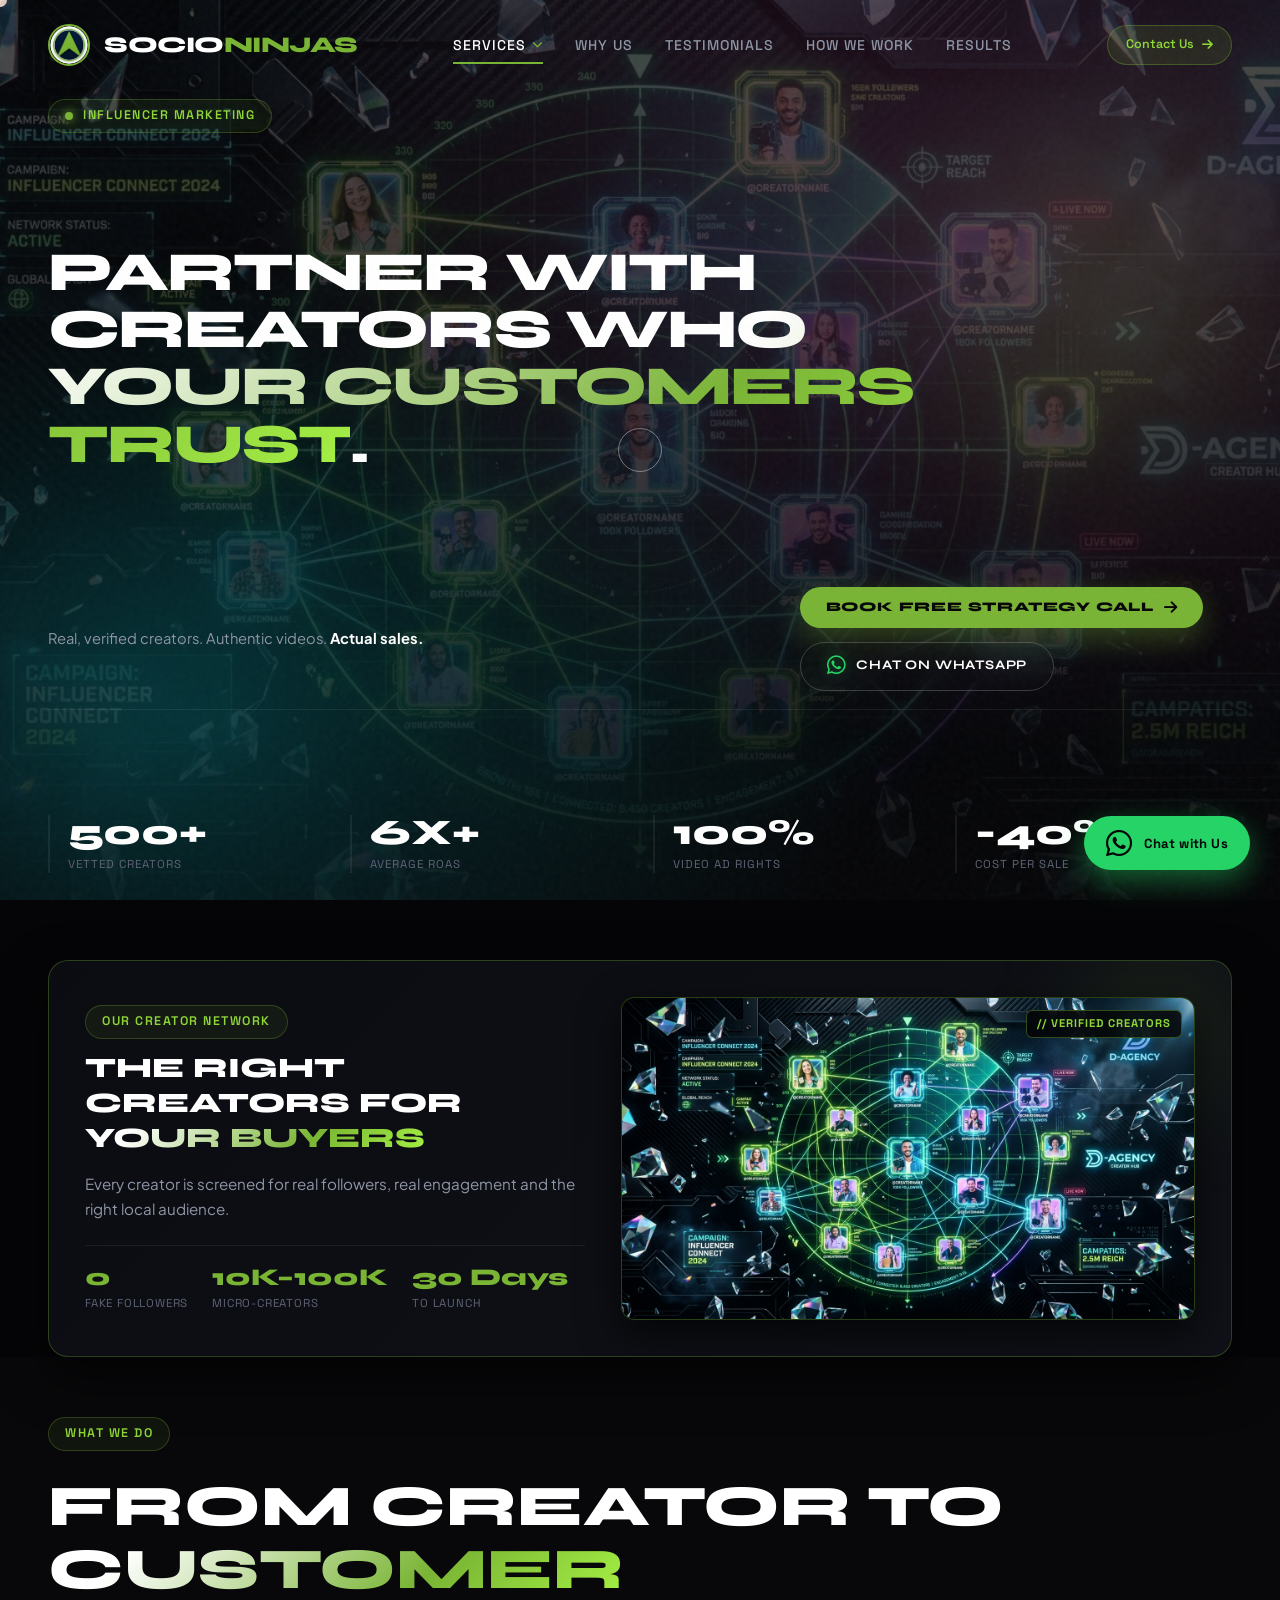
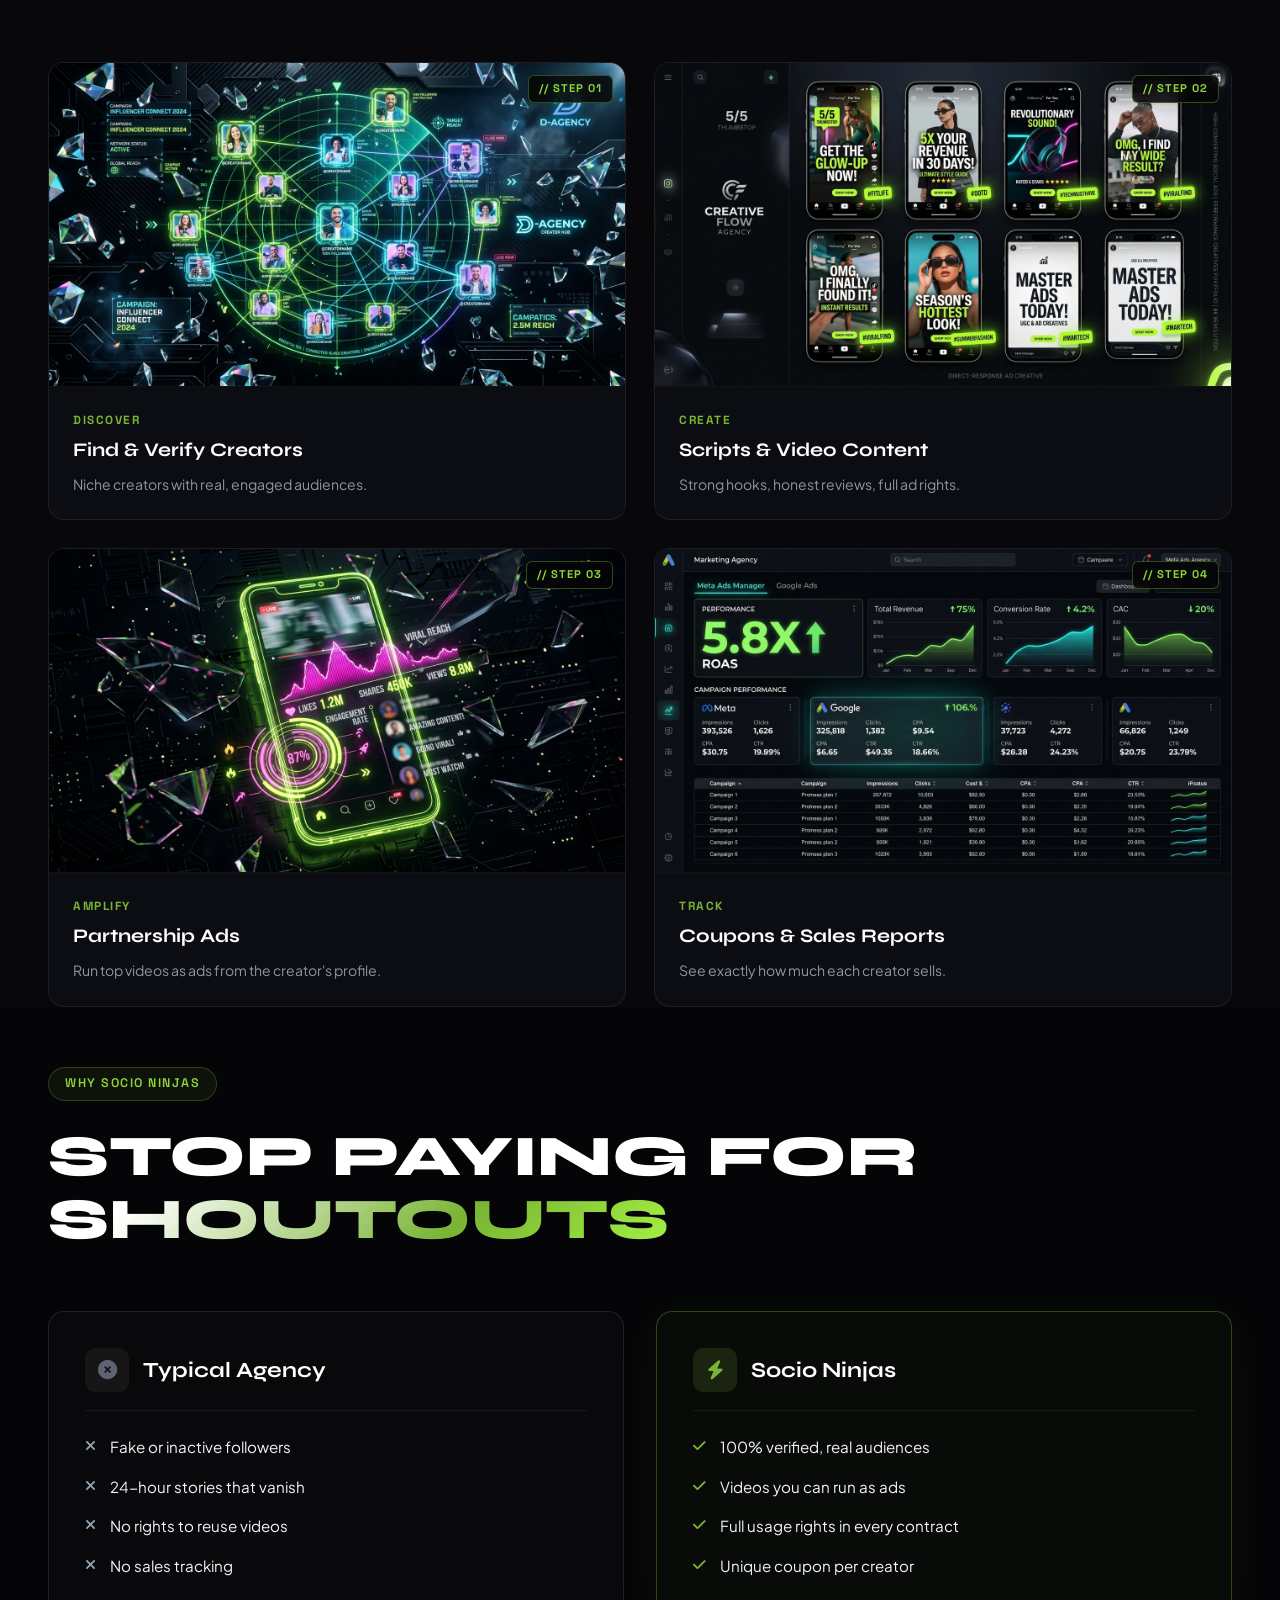
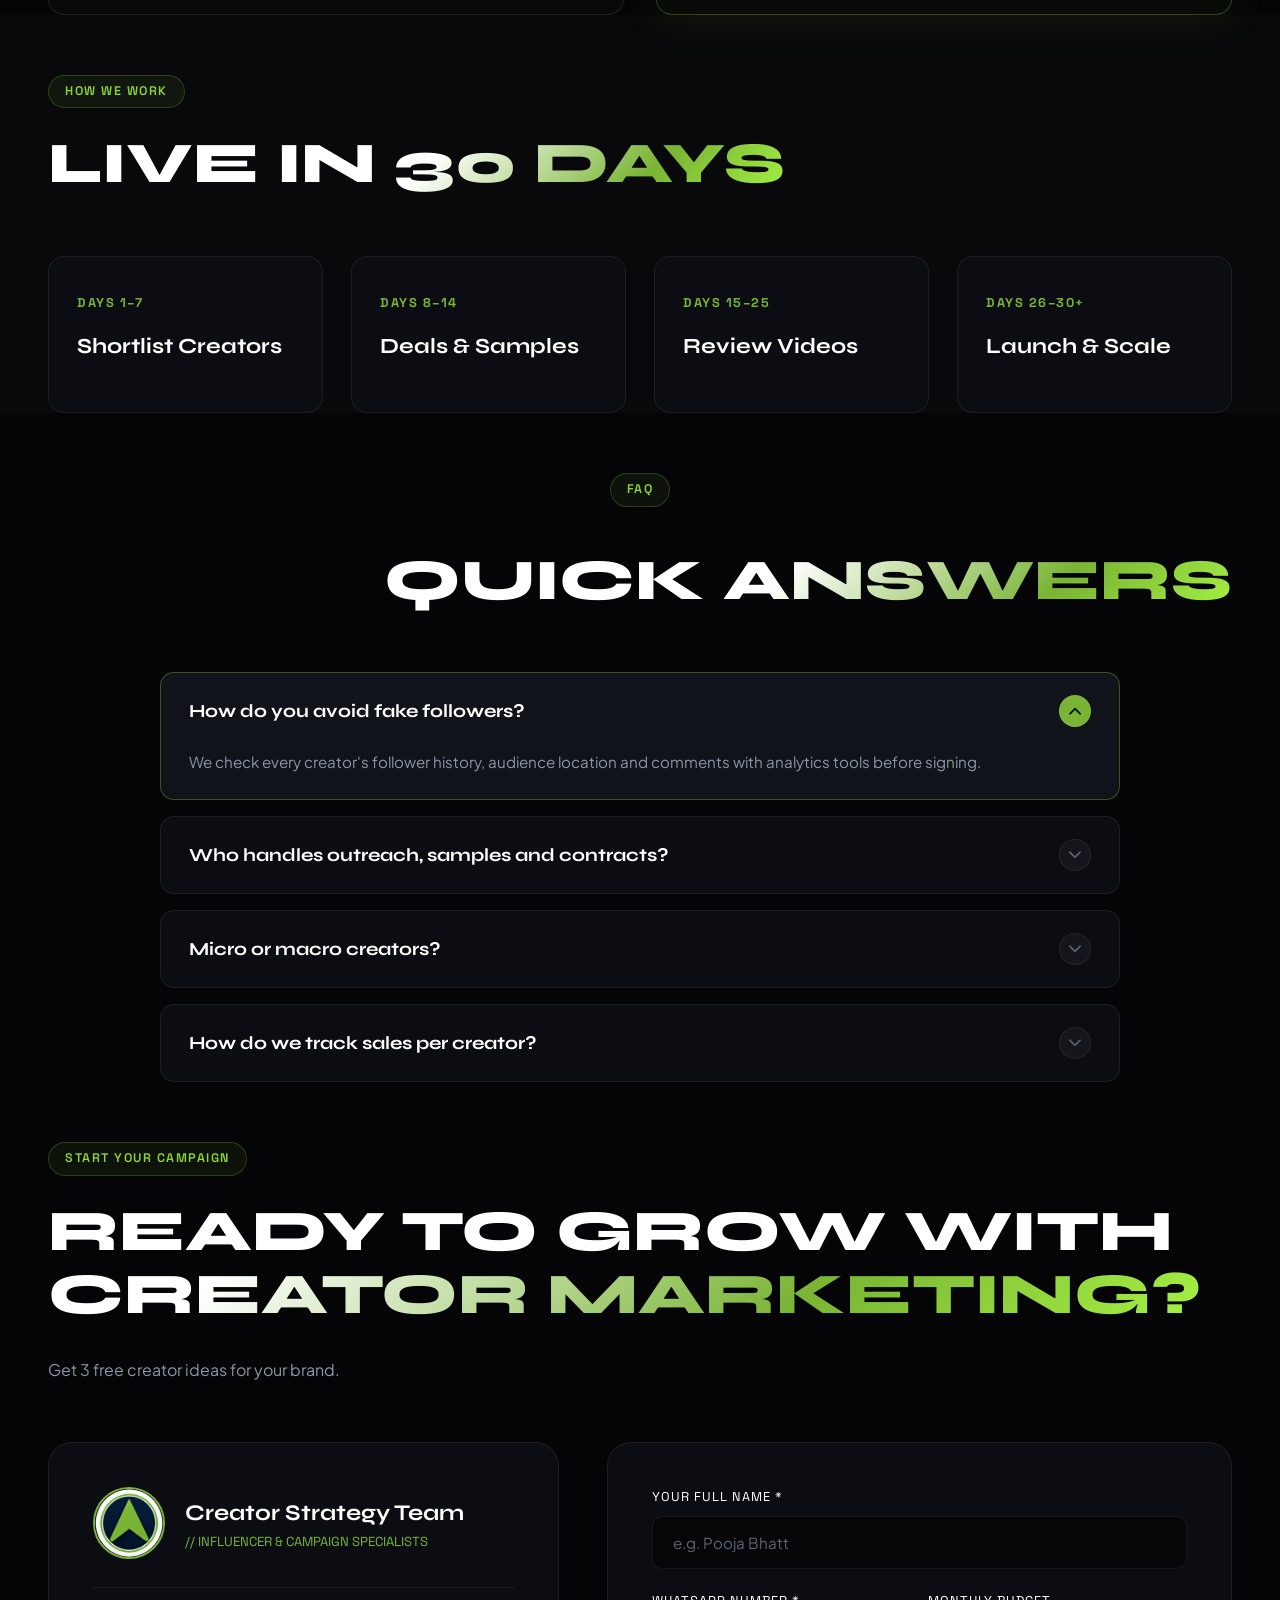
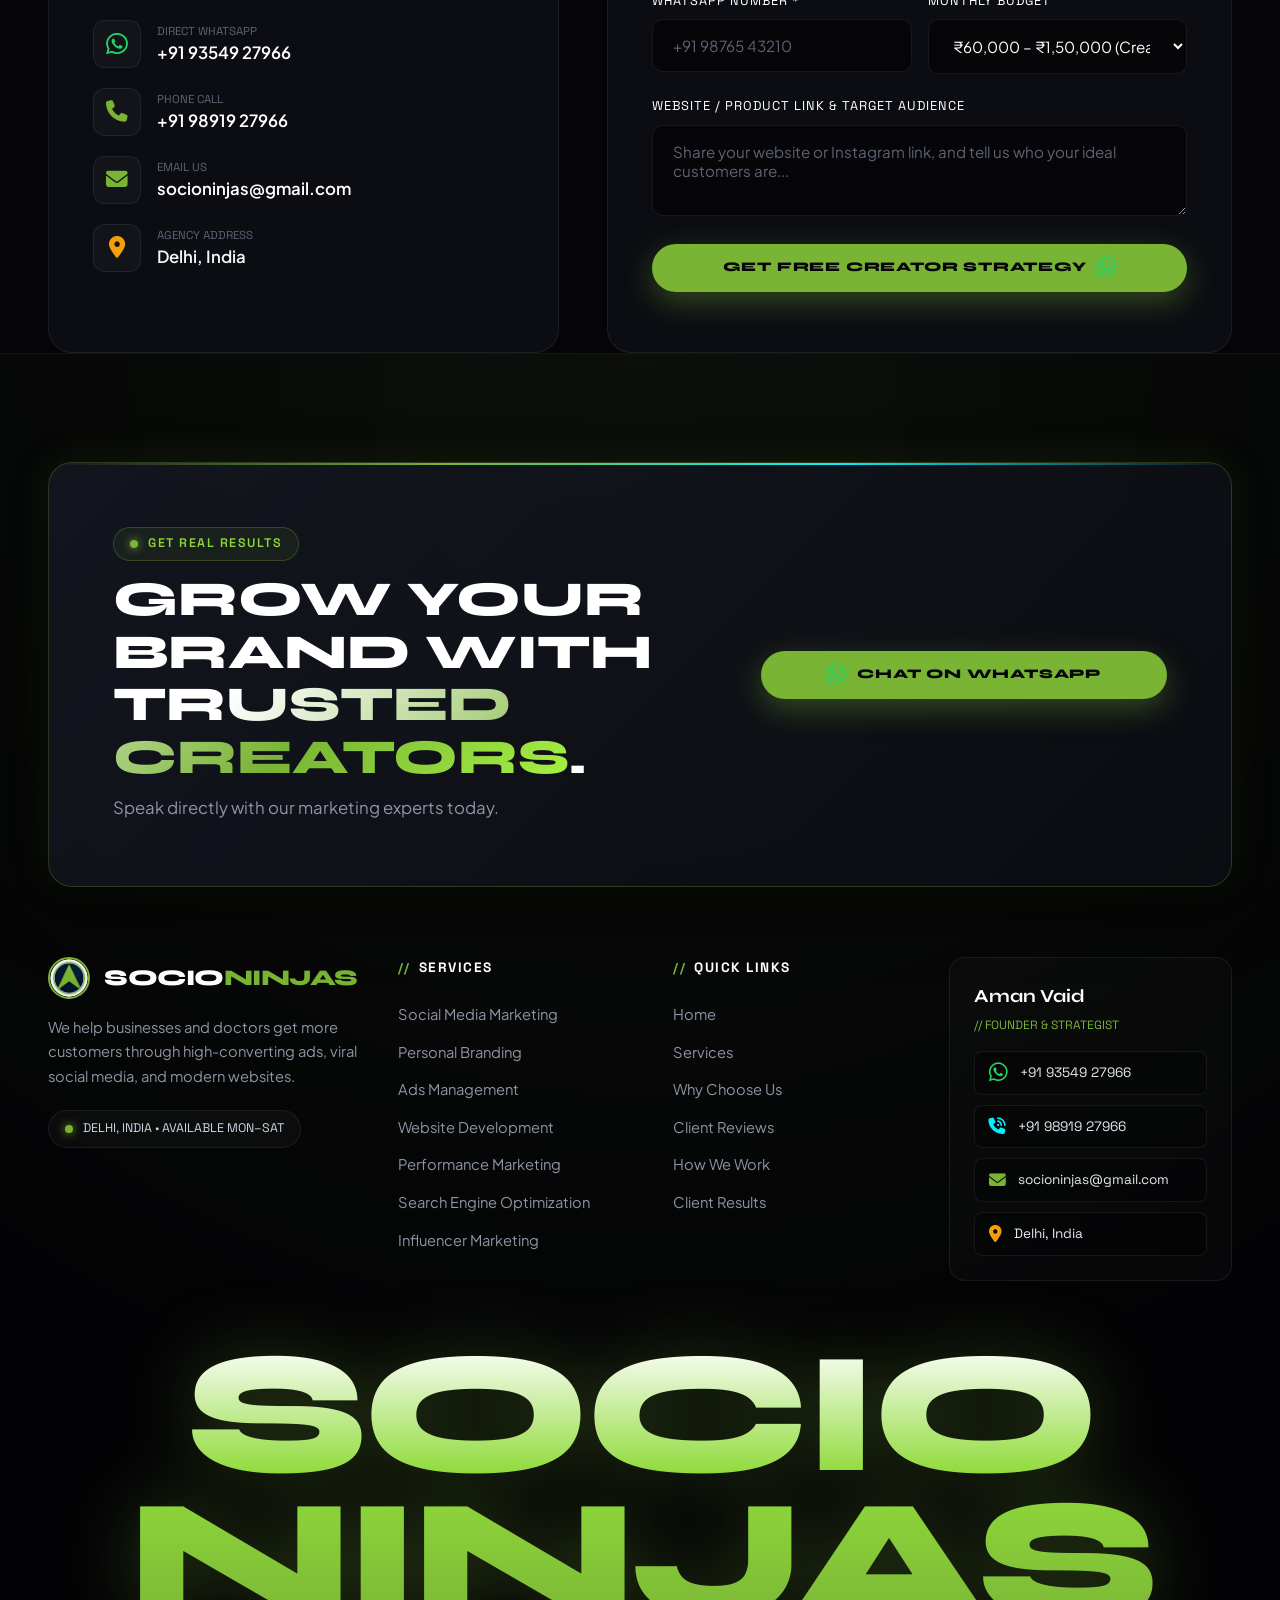
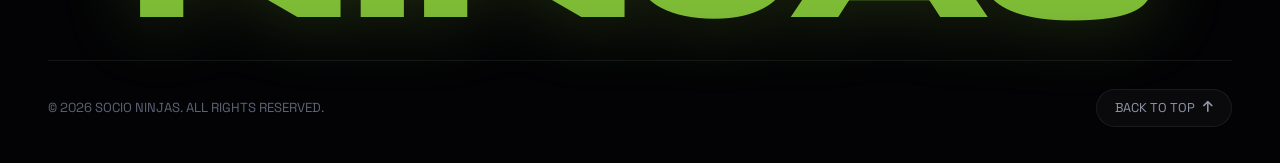
<file: influencer-marketing.html>
<!DOCTYPE html>
<html lang="en">

<head>
  <meta charset="UTF-8">
  <meta name="viewport" content="width=device-width, initial-scale=1.0">
  <title>Influencer Marketing — Connect with Real Creators | Socio Ninjas</title>
  <meta name="description"
    content="Partner with trusted social media creators who your target customers already love. Get authentic creator reviews, viral videos, and real sales with Socio Ninjas.">
  <link rel="icon" type="image/jpeg" href="assets/images/logo.jpeg">

  <link rel="preconnect" href="https://fonts.googleapis.com">
  <link rel="preconnect" href="https://fonts.gstatic.com" crossorigin>
  <link
    href="https://fonts.googleapis.com/css2?family=Playfair+Display:ital,wght@1,400;1,600&family=Plus+Jakarta+Sans:wght@400;500;600;700;800&family=Space+Grotesk:wght@400;500;600;700&family=Syne:wght@600;700;800;900&display=swap"
    rel="stylesheet">
  <link rel="stylesheet" href="https://cdnjs.cloudflare.com/ajax/libs/font-awesome/6.5.1/css/all.min.css"
    crossorigin="anonymous" referrerpolicy="no-referrer" />
  <link rel="stylesheet" href="styles.css">
  <!-- Meta Pixel Code -->
  <script>
    !function (f, b, e, v, n, t, s) {
      if (f.fbq) return; n = f.fbq = function () {
        n.callMethod ?
        n.callMethod.apply(n, arguments) : n.queue.push(arguments)
      };
      if (!f._fbq) f._fbq = n; n.push = n; n.loaded = !0; n.version = '2.0';
      n.queue = []; t = b.createElement(e); t.async = !0;
      t.src = v; s = b.getElementsByTagName(e)[0];
      s.parentNode.insertBefore(t, s)
    }(window, document, 'script',
      'https://connect.facebook.net/en_US/fbevents.js');
    fbq('init', '2428956397511973');
    fbq('track', 'PageView');
  </script>
  <noscript><img height="1" width="1" style="display:none"
      src="https://www.facebook.com/tr?id=2428956397511973&ev=PageView&noscript=1" /></noscript>
  <!-- End Meta Pixel Code -->
</head>

<body>
  <div class="grain-overlay"></div>
  <div class="custom-cursor"></div>
  <div class="cursor-follower-ring"></div>
  <div class="cursor-tag"></div>

  <!-- Navigation -->
  <header class="agency-navbar">
    <div class="container nav-wrapper">
      <a href="index.html" class="brand-identity">
        <img src="assets/images/logo.jpeg" alt="Socio Ninjas Logo">
        <span class="brand-text-logo">SOCIO<span>NINJAS</span></span>
      </a>

      <ul class="nav-links-menu">
        <li class="nav-item has-dropdown active-nav">
          <a href="index.html#services" class="nav-link-dropdown-toggle">
            <span>Services</span>
            <i class="fas fa-chevron-down nav-dropdown-arrow"></i>
          </a>
          <div class="nav-dropdown-menu">
            <div class="dropdown-header-tag">// OUR SERVICES</div>
            <div class="dropdown-links-grid">
              <a href="ads-management.html" class="dropdown-service-item">
                <div class="dropdown-item-icon"><i class="fas fa-bullseye"></i></div>
                <div class="dropdown-item-info">
                  <span class="dropdown-item-title">Meta & Google Ads</span>
                  <span class="dropdown-item-desc">Profitable ads on Instagram, Facebook & Google</span>
                </div>
              </a>
              <a href="social-media-marketing.html" class="dropdown-service-item">
                <div class="dropdown-item-icon"><i class="fas fa-hashtag"></i></div>
                <div class="dropdown-item-info">
                  <span class="dropdown-item-title">Social Media Marketing</span>
                  <span class="dropdown-item-desc">Viral Reels, organic posts & community growth</span>
                </div>
              </a>
              <a href="influencer-marketing.html" class="dropdown-service-item active-page">
                <div class="dropdown-item-icon"><i class="fas fa-users-viewfinder"></i></div>
                <div class="dropdown-item-info">
                  <span class="dropdown-item-title">Influencer Marketing</span>
                  <span class="dropdown-item-desc">Partner with trusted creators in your niche</span>
                </div>
              </a>
              <a href="website-development.html" class="dropdown-service-item">
                <div class="dropdown-item-icon"><i class="fas fa-laptop-code"></i></div>
                <div class="dropdown-item-info">
                  <span class="dropdown-item-title">Website Development</span>
                  <span class="dropdown-item-desc">Fast, modern websites that convert visitors</span>
                </div>
              </a>
              <a href="performance-marketing.html" class="dropdown-service-item">
                <div class="dropdown-item-icon"><i class="fas fa-chart-line"></i></div>
                <div class="dropdown-item-info">
                  <span class="dropdown-item-title">Performance Marketing</span>
                  <span class="dropdown-item-desc">Track every rupee and grow your sales</span>
                </div>
              </a>
              <a href="personal-branding.html" class="dropdown-service-item">
                <div class="dropdown-item-icon"><i class="fas fa-crown"></i></div>
                <div class="dropdown-item-info">
                  <span class="dropdown-item-title">Personal Branding</span>
                  <span class="dropdown-item-desc">Build authority for founders and professionals</span>
                </div>
              </a>
              <a href="search-engine-optimization.html" class="dropdown-service-item">
                <div class="dropdown-item-icon"><i class="fas fa-magnifying-glass-chart"></i></div>
                <div class="dropdown-item-info">
                  <span class="dropdown-item-title">Search Engine Optimization</span>
                  <span class="dropdown-item-desc">Rank on Google and get free organic leads</span>
                </div>
              </a>
            </div>
            <div class="dropdown-footer-row">
              <a href="index.html#services" class="dropdown-all-link">
                <span>View All Services (Overview)</span>
                <i class="fas fa-arrow-right"></i>
              </a>
            </div>
          </div>
        </li>
        <li class="nav-item"><a href="index.html#why-us">Why Us</a></li>
        <li class="nav-item"><a href="index.html#testimonials">Testimonials</a></li>
        <li class="nav-item"><a href="index.html#methodology">How We Work</a></li>
        <li class="nav-item"><a href="results.html">Results</a></li>
      </ul>

      <div style="display: flex; align-items: center; gap: 14px;">
        <a href="contact.html" class="btn-wa-header">
          <span>Contact Us</span>
          <i class="fas fa-arrow-right"></i>
        </a>
        <button class="mobile-menu-toggle" aria-label="Toggle Navigation">
          <i class="fas fa-bars"></i>
        </button>
      </div>
    </div>
  </header>

  <!-- Service Hero -->
  <section class="hero-stage hero-influencer">
    <div class="hero-backdrop-glow"></div>
    <div class="hero-backdrop-glow-cyan"></div>

    <div class="container">
      <div class="status-pill">
        <span class="status-dot"></span>
        <span>INFLUENCER MARKETING</span>
      </div>

      <h1 class="hero-headline">
        PARTNER WITH CREATORS <span class="text-gradient-red">WHO YOUR CUSTOMERS TRUST</span>.
      </h1>

      <div class="hero-subtext-grid">
        <div>
          <p class="hero-lead-para">
            Real, verified creators. Authentic videos. <strong>Actual sales.</strong>
          </p>
        </div>

        <div class="hero-actions-row">
          <a href="#contact" class="btn-magnetic btn-primary-ninja">
            <span>Book Free Strategy Call</span>
            <i class="fas fa-arrow-right"></i>
          </a>
          <a href="https://wa.me/919354927966?text=Hi!%20Let's%20discuss%20an%20Influencer%20Campaign." target="_blank"
            class="btn-magnetic btn-outline-ninja">
            <i class="fab fa-whatsapp"></i>
            <span>Chat on WhatsApp</span>
          </a>
        </div>
      </div>

      <div class="hero-ticker-metrics">
        <div class="metric-node">
          <div class="metric-node-val">500+</div>
          <div class="metric-node-label">Vetted Creators</div>
        </div>
        <div class="metric-node">
          <div class="metric-node-val">6X+</div>
          <div class="metric-node-label">Average ROAS</div>
        </div>
        <div class="metric-node">
          <div class="metric-node-val">100%</div>
          <div class="metric-node-label">Video Ad Rights</div>
        </div>
        <div class="metric-node">
          <div class="metric-node-val">-40%</div>
          <div class="metric-node-label">Cost Per Sale</div>
        </div>
      </div>
    </div>
  </section>

  <!-- Section 1: Creator Network Visual -->
  <section class="section-padding">
    <div class="container">
      <div class="media-banner-card">
        <div class="media-banner-content">
          <div class="status-pill" style="margin-bottom: 12px;"><span>OUR CREATOR NETWORK</span></div>
          <h3 class="media-banner-title">THE RIGHT CREATORS FOR <span class="text-gradient-red">YOUR BUYERS</span></h3>
          <p class="media-banner-desc">
            Every creator is screened for real followers, real engagement and the right local audience.
          </p>
          <div class="media-banner-metrics-mini">
            <div class="mini-stat">
              <span class="stat-number">0</span>
              <span class="stat-lbl">Fake Followers</span>
            </div>
            <div class="mini-stat">
              <span class="stat-number">10K–100K</span>
              <span class="stat-lbl">Micro-Creators</span>
            </div>
            <div class="mini-stat">
              <span class="stat-number">30 Days</span>
              <span class="stat-lbl">To Launch</span>
            </div>
          </div>
        </div>
        <div class="media-banner-image-wrap">
          <img src="assets/images/hero-influencer.jpg" alt="Socio Ninjas creator network" class="media-banner-img"
            loading="lazy">
          <div class="image-corner-tag">// VERIFIED CREATORS</div>
        </div>
      </div>
    </div>
  </section>

  <!-- Section 2: What We Do (Visual Cards) -->
  <section class="section-padding" style="background: rgba(255, 255, 255, 0.01);">
    <div class="container">
      <div class="section-head">
        <div>
          <div class="status-pill"><span>WHAT WE DO</span></div>
          <h2 class="section-head-title">FROM CREATOR TO <span class="text-gradient-red">CUSTOMER</span></h2>
        </div>
      </div>

      <div class="visual-war-room-grid">
        <div class="war-room-media-card">
          <div class="war-room-thumb">
            <img src="assets/images/hero-influencer.jpg" alt="Creator discovery" loading="lazy">
            <div class="image-corner-tag">// STEP 01</div>
          </div>
          <div class="war-room-card-body">
            <div>
              <div class="war-room-category">DISCOVER</div>
              <h3 class="war-room-title">Find &amp; Verify Creators</h3>
              <p class="war-room-desc">Niche creators with real, engaged audiences.</p>
            </div>
          </div>
        </div>

        <div class="war-room-media-card">
          <div class="war-room-thumb">
            <img src="assets/images/ad-creatives-showcase.jpg" alt="Creator video content" loading="lazy">
            <div class="image-corner-tag">// STEP 02</div>
          </div>
          <div class="war-room-card-body">
            <div>
              <div class="war-room-category">CREATE</div>
              <h3 class="war-room-title">Scripts &amp; Video Content</h3>
              <p class="war-room-desc">Strong hooks, honest reviews, full ad rights.</p>
            </div>
          </div>
        </div>

        <div class="war-room-media-card">
          <div class="war-room-thumb">
            <img src="assets/images/hero-smm.jpg" alt="Partnership ads reach" loading="lazy">
            <div class="image-corner-tag">// STEP 03</div>
          </div>
          <div class="war-room-card-body">
            <div>
              <div class="war-room-category">AMPLIFY</div>
              <h3 class="war-room-title">Partnership Ads</h3>
              <p class="war-room-desc">Run top videos as ads from the creator's profile.</p>
            </div>
          </div>
        </div>

        <div class="war-room-media-card">
          <div class="war-room-thumb">
            <img src="assets/images/ads-dashboard.jpg" alt="Sales tracking dashboard" loading="lazy">
            <div class="image-corner-tag">// STEP 04</div>
          </div>
          <div class="war-room-card-body">
            <div>
              <div class="war-room-category">TRACK</div>
              <h3 class="war-room-title">Coupons &amp; Sales Reports</h3>
              <p class="war-room-desc">See exactly how much each creator sells.</p>
            </div>
          </div>
        </div>
      </div>
    </div>
  </section>

  <!-- Section 3: Comparison -->
  <section class="section-padding">
    <div class="container">
      <div class="section-head">
        <div>
          <div class="status-pill"><span>WHY SOCIO NINJAS</span></div>
          <h2 class="section-head-title">STOP PAYING FOR <span class="text-gradient-red">SHOUTOUTS</span></h2>
        </div>
      </div>

      <div class="comparison-grid">
        <div class="comparison-card card-negative">
          <div class="comparison-header">
            <div class="comparison-icon"><i class="fas fa-times-circle"></i></div>
            <div class="comparison-title">Typical Agency</div>
          </div>
          <ul class="comparison-list">
            <li class="comparison-item"><i class="fas fa-times"></i><span>Fake or inactive followers</span></li>
            <li class="comparison-item"><i class="fas fa-times"></i><span>24-hour stories that vanish</span></li>
            <li class="comparison-item"><i class="fas fa-times"></i><span>No rights to reuse videos</span></li>
            <li class="comparison-item"><i class="fas fa-times"></i><span>No sales tracking</span></li>
          </ul>
        </div>

        <div class="comparison-card card-positive">
          <div class="comparison-header">
            <div class="comparison-icon"><i class="fas fa-bolt"></i></div>
            <div class="comparison-title">Socio Ninjas</div>
          </div>
          <ul class="comparison-list">
            <li class="comparison-item"><i class="fas fa-check"></i><span>100% verified, real audiences</span></li>
            <li class="comparison-item"><i class="fas fa-check"></i><span>Videos you can run as ads</span></li>
            <li class="comparison-item"><i class="fas fa-check"></i><span>Full usage rights in every contract</span>
            </li>
            <li class="comparison-item"><i class="fas fa-check"></i><span>Unique coupon per creator</span></li>
          </ul>
        </div>
      </div>
    </div>
  </section>

  <!-- Section 4: Process -->
  <section class="section-padding" style="background: rgba(255, 255, 255, 0.015);">
    <div class="container">
      <div class="section-head">
        <div>
          <div class="status-pill"><span>HOW WE WORK</span></div>
          <h2 class="section-head-title">LIVE IN <span class="text-gradient-red">30 DAYS</span></h2>
        </div>
      </div>

      <div class="roadmap-timeline-grid">
        <div class="roadmap-card">
          <span class="roadmap-phase-tag">DAYS 1–7</span>
          <h3 class="roadmap-title">Shortlist Creators</h3>
        </div>
        <div class="roadmap-card">
          <span class="roadmap-phase-tag">DAYS 8–14</span>
          <h3 class="roadmap-title">Deals &amp; Samples</h3>
        </div>
        <div class="roadmap-card">
          <span class="roadmap-phase-tag">DAYS 15–25</span>
          <h3 class="roadmap-title">Review Videos</h3>
        </div>
        <div class="roadmap-card">
          <span class="roadmap-phase-tag">DAYS 26–30+</span>
          <h3 class="roadmap-title">Launch &amp; Scale</h3>
        </div>
      </div>
    </div>
  </section>

  <!-- Section 5: FAQ Accordion -->
  <section class="section-padding">
    <div class="container">
      <div class="section-head" style="text-align: center; justify-content: center; flex-direction: column;">
        <div class="status-pill" style="margin: 0 auto 12px;"><span>FAQ</span></div>
        <h2 class="section-head-title">QUICK <span class="text-gradient-red">ANSWERS</span></h2>
      </div>

      <div class="service-faq-container">
        <div class="service-faq-item is-open">
          <button class="faq-header-btn" type="button">
            <span>How do you avoid fake followers?</span>
            <div class="faq-toggle-icon"><i class="fas fa-chevron-down"></i></div>
          </button>
          <div class="faq-content-body">
            We check every creator's follower history, audience location and comments with analytics tools before
            signing.
          </div>
        </div>

        <div class="service-faq-item">
          <button class="faq-header-btn" type="button">
            <span>Who handles outreach, samples and contracts?</span>
            <div class="faq-toggle-icon"><i class="fas fa-chevron-down"></i></div>
          </button>
          <div class="faq-content-body">
            We do it all. You just send the product samples.
          </div>
        </div>

        <div class="service-faq-item">
          <button class="faq-header-btn" type="button">
            <span>Micro or macro creators?</span>
            <div class="faq-toggle-icon"><i class="fas fa-chevron-down"></i></div>
          </button>
          <div class="faq-content-body">
            Micro-creators (10K–100K followers) usually bring the best return. We boost their best videos with ads.
          </div>
        </div>

        <div class="service-faq-item">
          <button class="faq-header-btn" type="button">
            <span>How do we track sales per creator?</span>
            <div class="faq-toggle-icon"><i class="fas fa-chevron-down"></i></div>
          </button>
          <div class="faq-content-body">
            Each creator gets a unique coupon code and tracking link, so every sale is counted.
          </div>
        </div>
      </div>
    </div>
  </section>

  <!-- Section 7: Lead Capture Form -->
  <section class="section-padding contact-section" id="contact">
    <div class="container">
      <div class="section-head">
        <div>
          <div class="status-pill"><span>START YOUR CAMPAIGN</span></div>
          <h2 class="section-head-title">READY TO GROW WITH <span class="text-gradient-red">CREATOR MARKETING?</span>
          </h2>
        </div>
        <p class="section-head-desc">
          Get 3 free creator ideas for your brand.
        </p>
      </div>

      <div class="contact-layout-grid">
        <div class="contact-bio-card">
          <div class="contact-founder-header">
            <img src="assets/images/logo.jpeg" alt="Socio Ninjas Creator Team" class="founder-img">
            <div class="founder-meta">
              <h3>Creator Strategy Team</h3>
              <p>// INFLUENCER & CAMPAIGN SPECIALISTS</p>
            </div>
          </div>
          <ul class="contact-endpoints-list">
            <li class="endpoint-item">
              <div class="endpoint-icon"><i class="fab fa-whatsapp"></i></div>
              <div class="endpoint-meta">
                <div class="label">Direct WhatsApp</div>
                <a href="https://wa.me/919354927966" target="_blank" class="value">+91 93549 27966</a>
              </div>
            </li>
            <li class="endpoint-item">
              <div class="endpoint-icon"><i class="fas fa-phone"></i></div>
              <div class="endpoint-meta">
                <div class="label">Phone Call</div>
                <a href="tel:+919891927966" class="value">+91 98919 27966</a>
              </div>
            </li>
            <li class="endpoint-item">
              <div class="endpoint-icon"><i class="fas fa-envelope"></i></div>
              <div class="endpoint-meta">
                <div class="label">Email Us</div>
                <a href="mailto:socioninjas@gmail.com" class="value">socioninjas@gmail.com</a>
              </div>
            </li>
            <li class="endpoint-item">
              <div class="endpoint-icon"><i class="fas fa-map-marker-alt" style="color: #f59e0b;"></i></div>
              <div class="endpoint-meta">
                <div class="label">Agency Address</div>
                <span class="value" style="color: var(--c-text-main);">Delhi, India</span>
              </div>
            </li>
          </ul>
        </div>

        <div class="contact-form-panel">
          <form id="agency-contact-form" action="mail1.php" method="POST">
            <!-- Spam honeypot: hidden from humans, bots fill it -->
            <div aria-hidden="true" style="position:absolute; left:-9999px; width:1px; height:1px; overflow:hidden;">
              <label for="company_website">Leave this field empty</label>
              <input type="text" id="company_website" name="company_website" tabindex="-1" autocomplete="off" value="">
            </div>
            <input type="hidden" id="client-service" name="service" value="Influencer Marketing">
            <div class="form-group-item">
              <label class="form-input-label" for="client-name">Your Full Name *</label>
              <input type="text" id="client-name" name="name" class="agency-input" placeholder="e.g. Pooja Bhatt"
                required>
            </div>
            <div style="display: grid; grid-template-columns: 1fr 1fr; gap: 16px;">
              <div class="form-group-item">
                <label class="form-input-label" for="client-phone">WhatsApp Number *</label>
                <input type="tel" id="client-phone" name="phone" class="agency-input" placeholder="+91 98765 43210"
                  required>
              </div>
              <div class="form-group-item">
                <label class="form-input-label" for="client-budget">Monthly Budget</label>
                <select id="client-budget" name="budget" class="agency-input">
                  <option value="₹15,000 – ₹25,000">₹15,000 – ₹25,000 (Nano-Creators / Starter)</option>
                  <option value="₹35,000 – ₹60,000">₹35,000 – ₹60,000 (Micro-Creators)</option>
                  <option value="₹60,000 – ₹1,50,000" selected>₹60,000 – ₹1,50,000 (Creators + Ads)</option>
                  <option value="₹1,50,000 – ₹3,00,000">₹1,50,000 – ₹3,00,000 (Multi-Creator Campaign)</option>
                  <option value="₹3,00,000+">₹3,00,000+ (Brand Ambassadorship)</option>
                </select>
              </div>
            </div>
            <div class="form-group-item">
              <label class="form-input-label" for="client-notes">Website / Product Link & Target Audience</label>
              <textarea id="client-notes" name="notes" class="agency-input" rows="3"
                placeholder="Share your website or Instagram link, and tell us who your ideal customers are..."></textarea>
            </div>
            <button type="submit" class="btn-magnetic btn-primary-ninja" style="width: 100%;">
              <span>Get Free Creator Strategy</span>
              <i class="fab fa-whatsapp"></i>
            </button>
          </form>
        </div>
      </div>
    </div>
  </section>

  <!-- Footer -->
  <footer class="agency-footer">
    <div class="container">
      <div class="footer-cta-banner">
        <div>
          <div class="status-pill" style="margin-bottom: 12px;">
            <span class="status-dot"></span>
            <span>GET REAL RESULTS</span>
          </div>
          <h2 class="footer-cta-title">GROW YOUR BRAND WITH <span class="text-gradient-red">TRUSTED CREATORS</span>.
          </h2>
          <p class="footer-cta-desc">Speak directly with our marketing experts today.</p>
        </div>
        <div class="footer-cta-actions">
          <a href="https://wa.me/919354927966?text=Hi!%20I'm%20ready%20to%20launch%20an%20Influencer%20Campaign%20with%20Socio%20Ninjas."
            target="_blank" class="btn-magnetic btn-primary-ninja" style="width: 100%; text-align: center;">
            <i class="fab fa-whatsapp"></i>
            <span>Chat on WhatsApp</span>
          </a>
        </div>
      </div>

      <div class="footer-main-grid">
        <div class="footer-brand-col">
          <a href="index.html" class="brand-identity" style="margin-bottom: 16px;">
            <img src="assets/images/logo.jpeg" alt="Socio Ninjas">
            <span class="brand-text-logo">SOCIO<span>NINJAS</span></span>
          </a>
          <p>We help businesses and doctors get more customers through high-converting ads, viral social media, and
            modern websites.</p>
          <div class="footer-live-status">
            <span class="footer-live-dot"></span>
            <span>DELHI, INDIA • AVAILABLE MON–SAT</span>
          </div>
        </div>

        <div class="footer-nav-col">
          <h4>Services</h4>
          <ul>
            <li><a href="social-media-marketing.html">Social Media Marketing</a></li>
            <li><a href="personal-branding.html">Personal Branding</a></li>
            <li><a href="ads-management.html">Ads Management</a></li>
            <li><a href="website-development.html">Website Development</a></li>
            <li><a href="performance-marketing.html">Performance Marketing</a></li>
            <li><a href="search-engine-optimization.html">Search Engine Optimization</a></li>
            <li><a href="influencer-marketing.html">Influencer Marketing</a></li>
          </ul>
        </div>

        <div class="footer-nav-col">
          <h4>Quick Links</h4>
          <ul>
            <li><a href="index.html">Home</a></li>
            <li><a href="index.html#services">Services</a></li>
            <li><a href="index.html#why-us">Why Choose Us</a></li>
            <li><a href="index.html#testimonials">Client Reviews</a></li>
            <li><a href="index.html#methodology">How We Work</a></li>
            <li><a href="results.html">Client Results</a></li>
          </ul>
        </div>

        <div>
          <div class="footer-contact-card">
            <h5>Aman Vaid</h5>
            <span class="founder-tag">// FOUNDER & STRATEGIST</span>
            <div class="footer-contact-links">
              <a href="https://wa.me/919354927966" target="_blank" class="footer-contact-link-item">
                <i class="fab fa-whatsapp" style="color: #25d366;"></i>
                <span>+91 93549 27966</span>
              </a>
              <a href="tel:+919891927966" class="footer-contact-link-item">
                <i class="fas fa-phone-volume" style="color: var(--c-cyan);"></i>
                <span>+91 98919 27966</span>
              </a>
              <a href="mailto:socioninjas@gmail.com" class="footer-contact-link-item">
                <i class="fas fa-envelope" style="color: var(--c-brand);"></i>
                <span>socioninjas@gmail.com</span>
              </a>
              <div class="footer-contact-link-item" style="cursor: default;">
                <i class="fas fa-map-marker-alt" style="color: #f59e0b;"></i>
                <span>Delhi, India</span>
              </div>
            </div>
          </div>
        </div>
      </div>

      <div class="footer-giant-watermark">SOCIO NINJAS</div>

      <div class="footer-bottom-bar">
        <div>© 2026 SOCIO NINJAS. ALL RIGHTS RESERVED.</div>
        <a href="#hero" class="back-to-top-btn"><span>BACK TO TOP</span><i class="fas fa-arrow-up"></i></a>
      </div>
    </div>
  </footer>

  <a href="https://wa.me/919354927966?text=Hi!%20I'm%20interested%20in%20Influencer%20Marketing." target="_blank"
    class="floating-wa-pill">
    <i class="fab fa-whatsapp"></i>
    <span>Chat with Us</span>
  </a>

  <script src="script.js"></script>
</body>

</html>
</file>
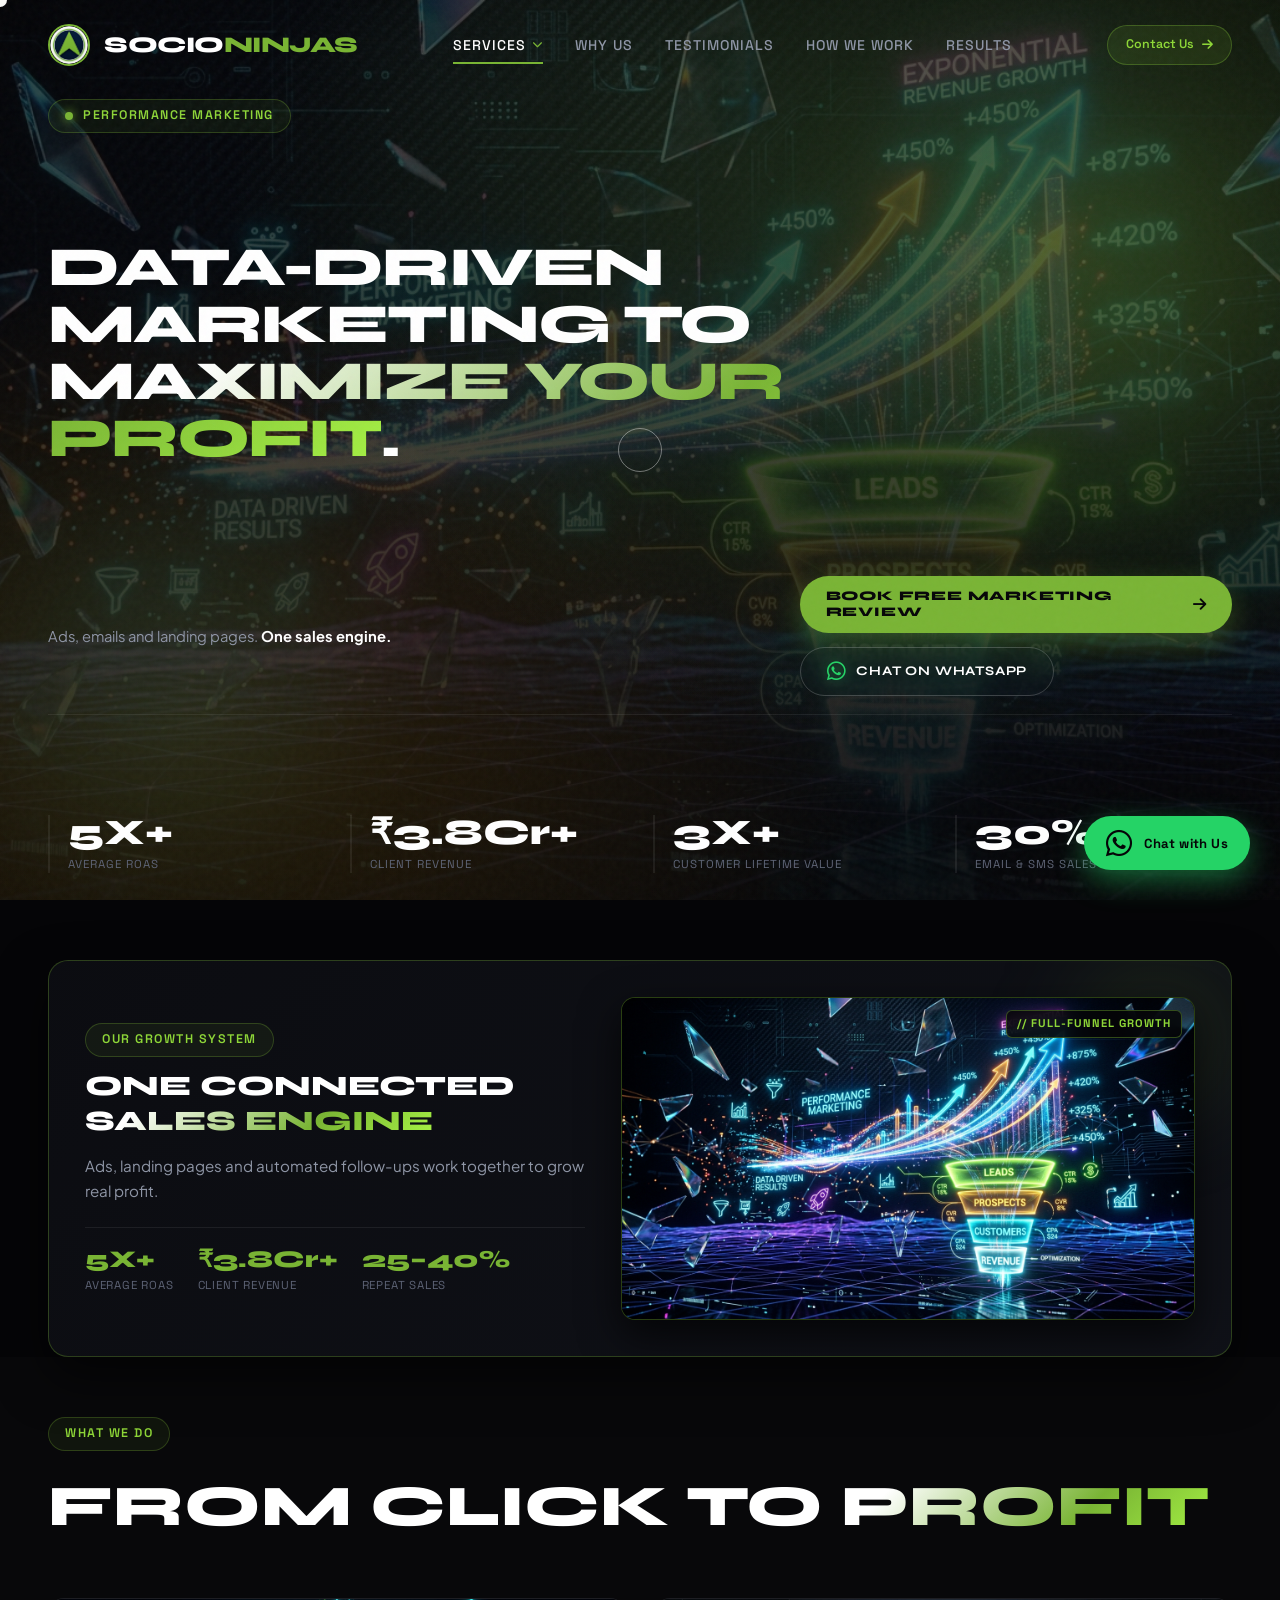
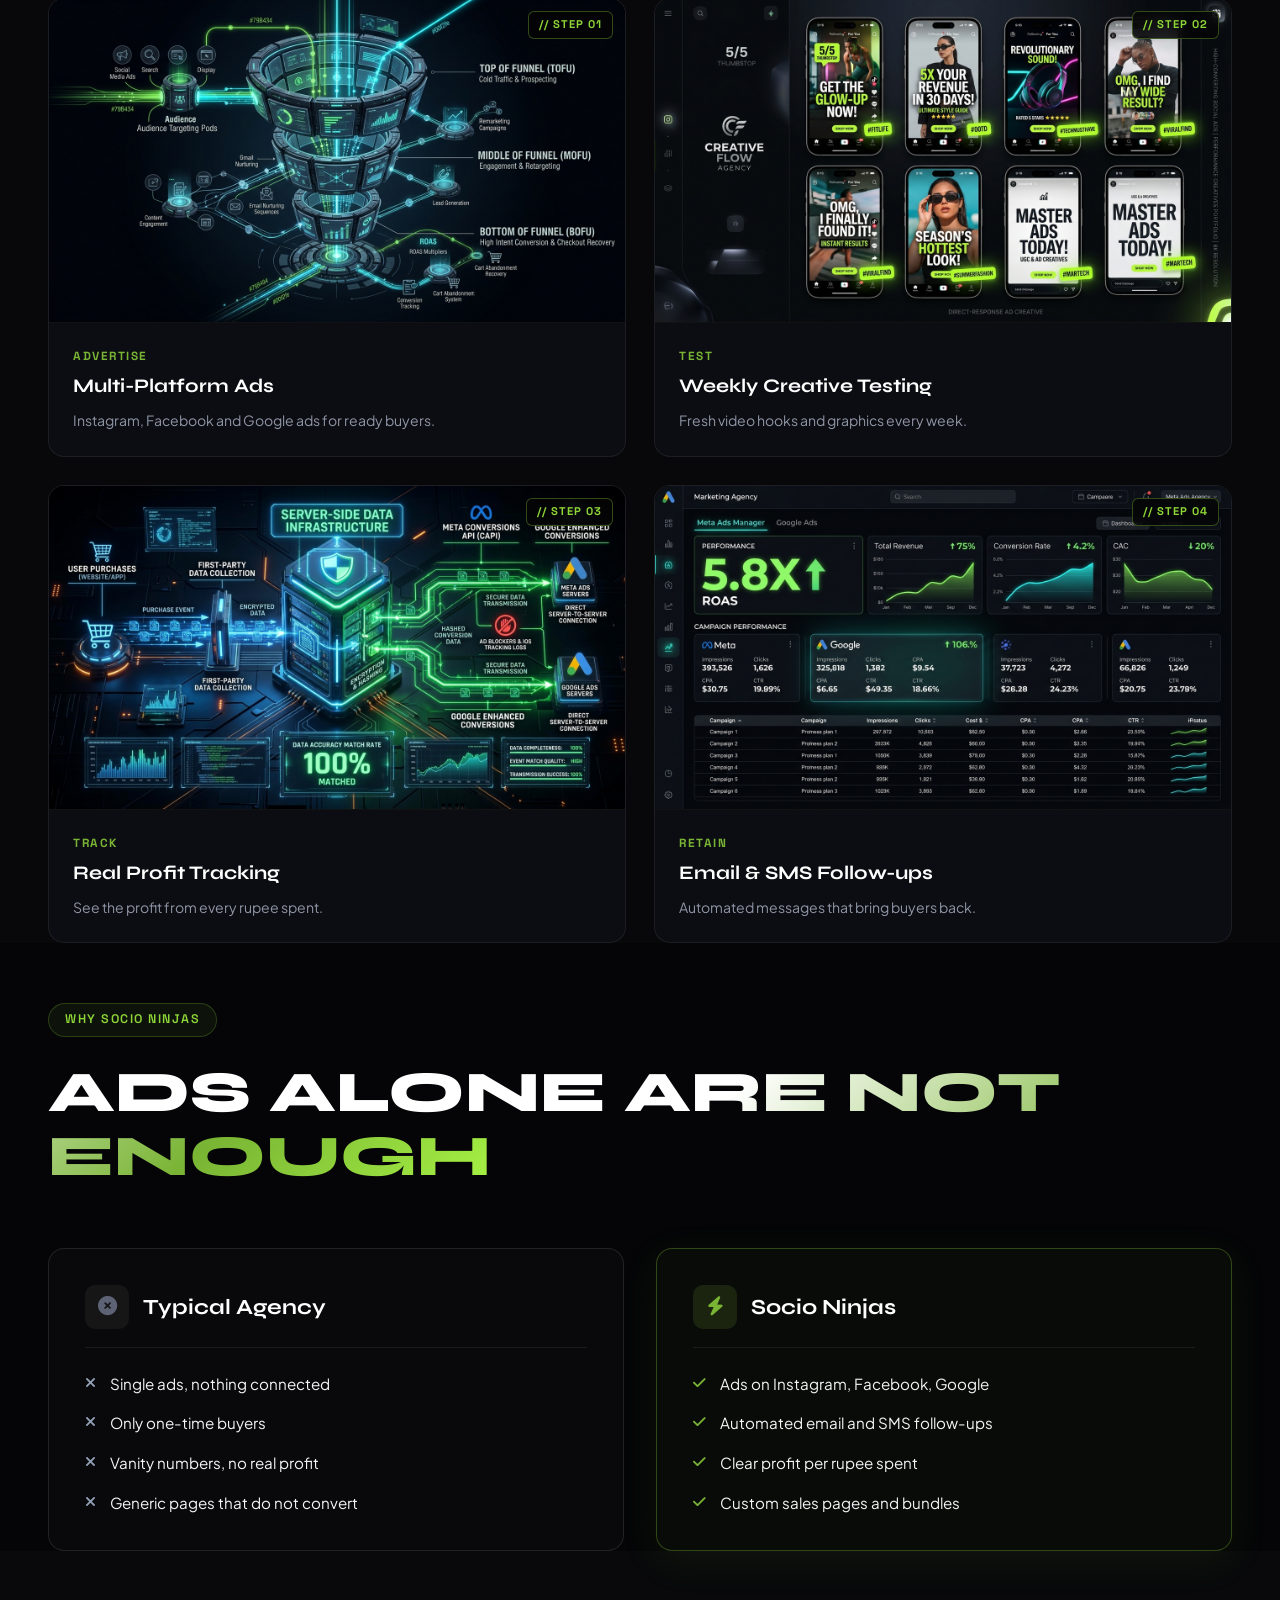
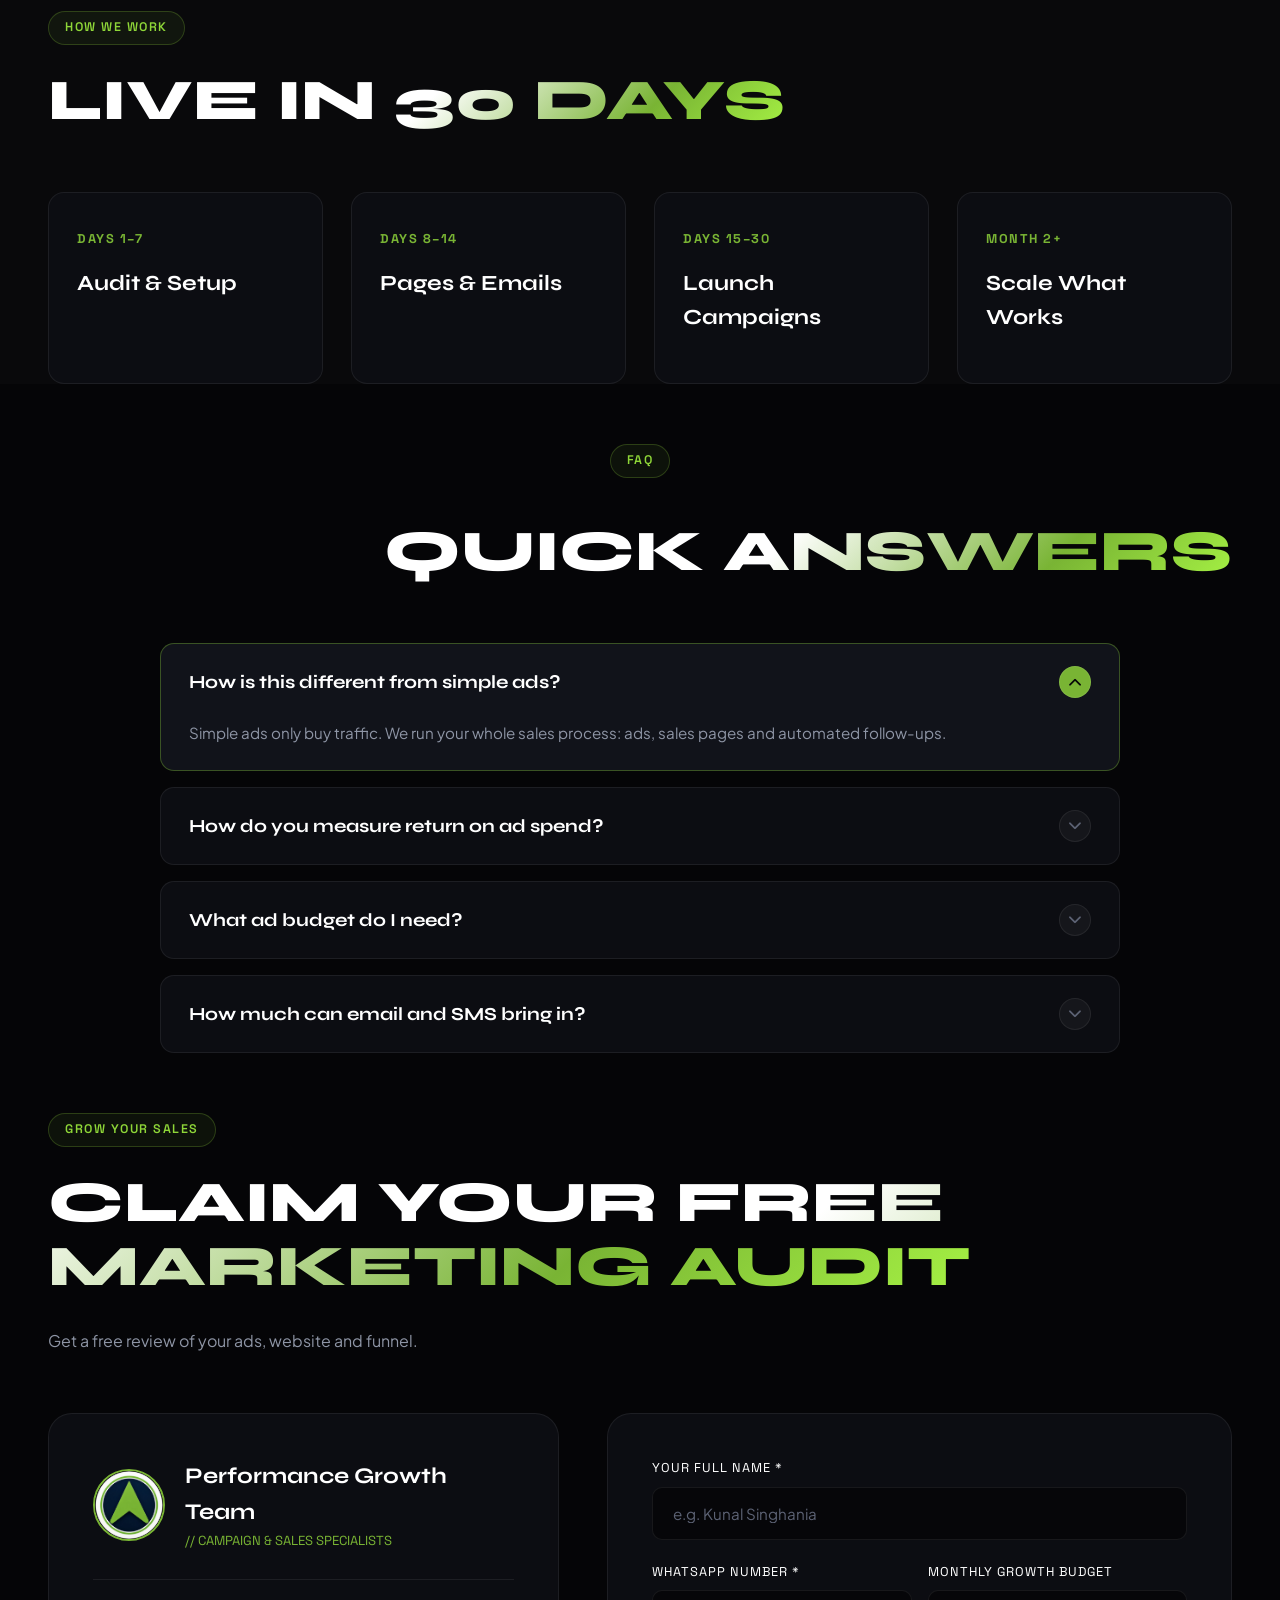
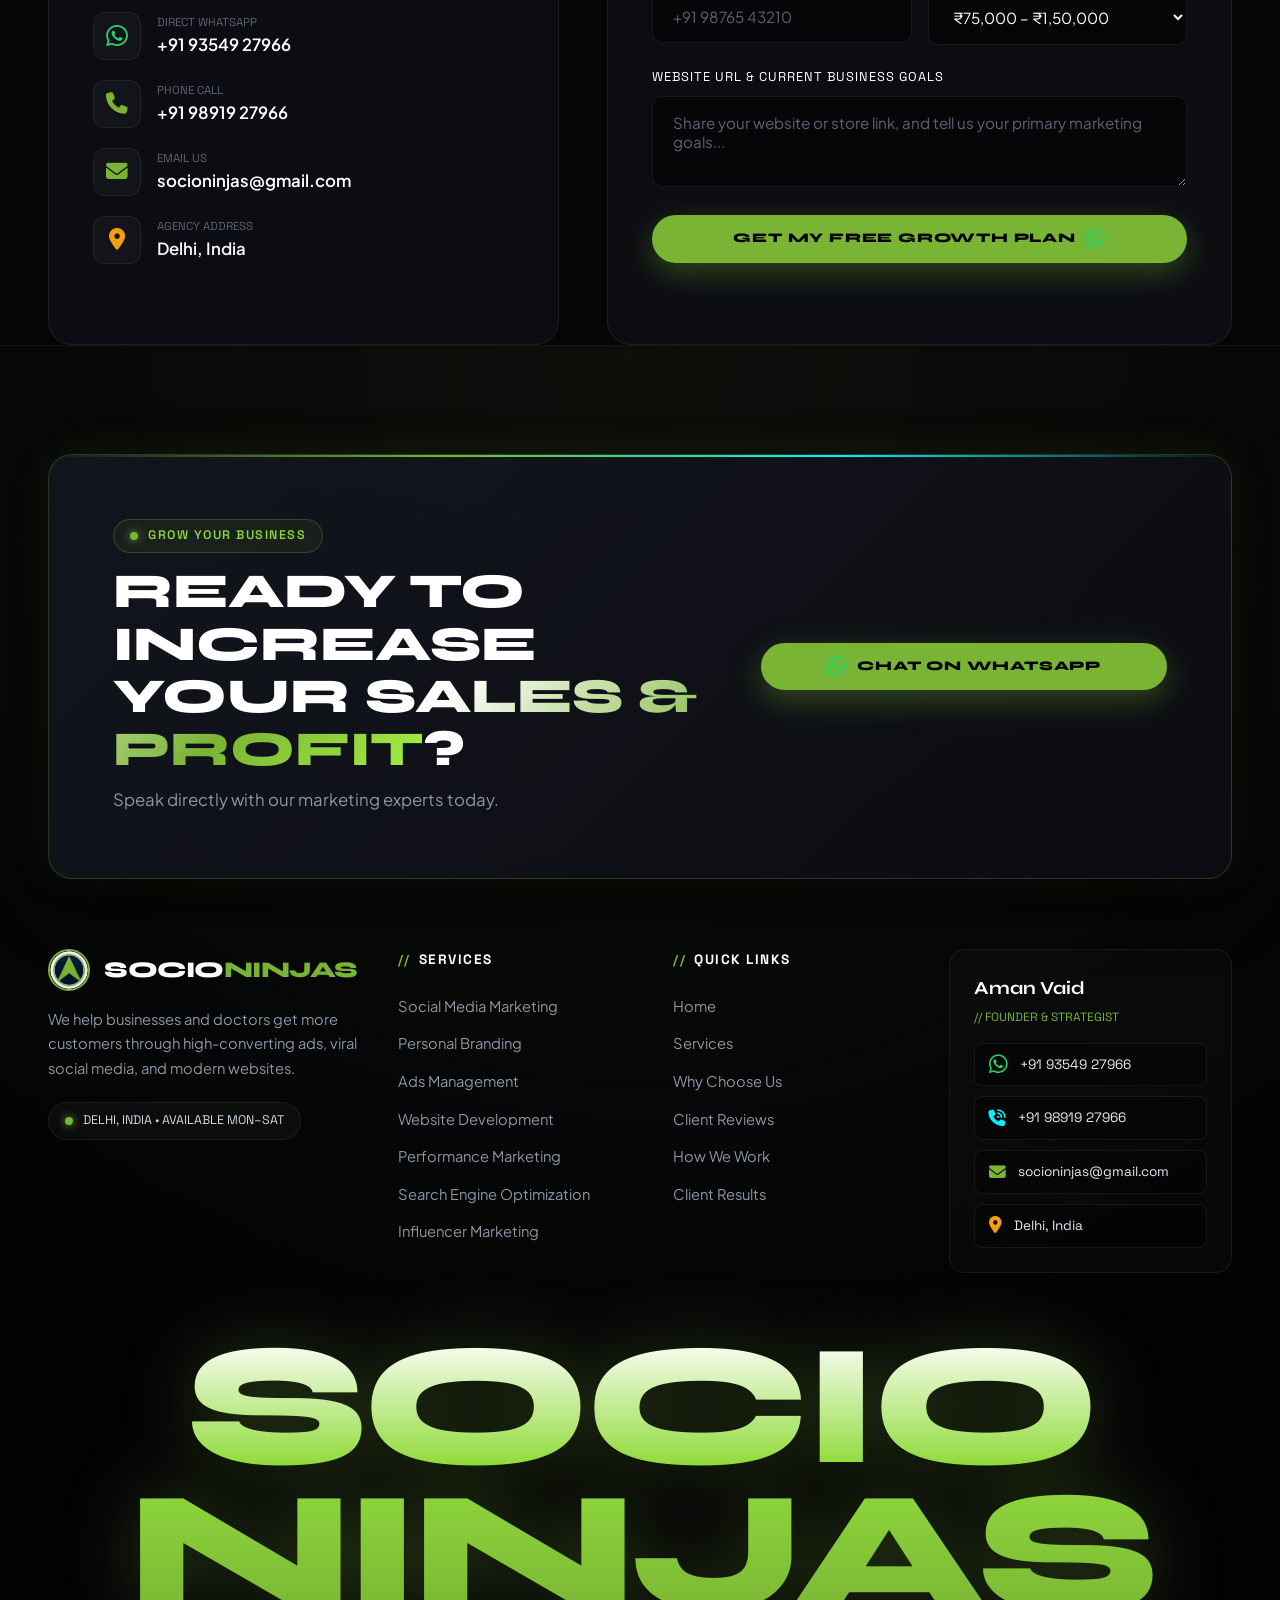
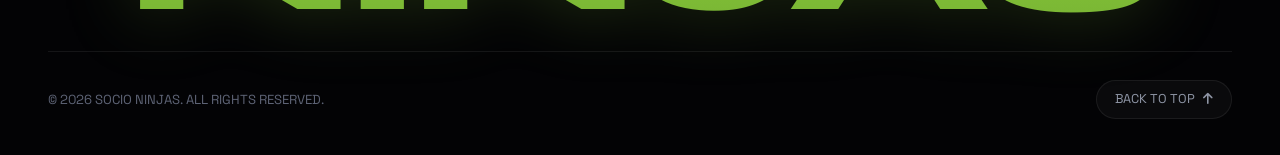
<file: performance-marketing.html>
<!DOCTYPE html>
<html lang="en">

<head>
  <meta charset="UTF-8">
  <meta name="viewport" content="width=device-width, initial-scale=1.0">
  <title>Performance Marketing — Data-Driven Sales Growth | Socio Ninjas</title>
  <meta name="description"
    content="Run targeted ads and automated email campaigns that increase sales and repeat orders. Transparent tracking, higher return on ad spend, and real profit.">
  <link rel="icon" type="image/jpeg" href="assets/images/logo.jpeg">

  <link rel="preconnect" href="https://fonts.googleapis.com">
  <link rel="preconnect" href="https://fonts.gstatic.com" crossorigin>
  <link
    href="https://fonts.googleapis.com/css2?family=Playfair+Display:ital,wght@1,400;1,600&family=Plus+Jakarta+Sans:wght@400;500;600;700;800&family=Space+Grotesk:wght@400;500;600;700&family=Syne:wght@600;700;800;900&display=swap"
    rel="stylesheet">
  <link rel="stylesheet" href="https://cdnjs.cloudflare.com/ajax/libs/font-awesome/6.5.1/css/all.min.css"
    crossorigin="anonymous" referrerpolicy="no-referrer" />
  <link rel="stylesheet" href="styles.css">
  <!-- Meta Pixel Code -->
  <script>
    !function (f, b, e, v, n, t, s) {
      if (f.fbq) return; n = f.fbq = function () {
        n.callMethod ?
        n.callMethod.apply(n, arguments) : n.queue.push(arguments)
      };
      if (!f._fbq) f._fbq = n; n.push = n; n.loaded = !0; n.version = '2.0';
      n.queue = []; t = b.createElement(e); t.async = !0;
      t.src = v; s = b.getElementsByTagName(e)[0];
      s.parentNode.insertBefore(t, s)
    }(window, document, 'script',
      'https://connect.facebook.net/en_US/fbevents.js');
    fbq('init', '2428956397511973');
    fbq('track', 'PageView');
  </script>
  <noscript><img height="1" width="1" style="display:none"
      src="https://www.facebook.com/tr?id=2428956397511973&ev=PageView&noscript=1" /></noscript>
  <!-- End Meta Pixel Code -->
</head>

<body>
  <div class="grain-overlay"></div>
  <div class="custom-cursor"></div>
  <div class="cursor-follower-ring"></div>
  <div class="cursor-tag"></div>

  <!-- Navigation -->
  <header class="agency-navbar">
    <div class="container nav-wrapper">
      <a href="index.html" class="brand-identity">
        <img src="assets/images/logo.jpeg" alt="Socio Ninjas Logo">
        <span class="brand-text-logo">SOCIO<span>NINJAS</span></span>
      </a>

      <ul class="nav-links-menu">
        <li class="nav-item has-dropdown active-nav">
          <a href="index.html#services" class="nav-link-dropdown-toggle">
            <span>Services</span>
            <i class="fas fa-chevron-down nav-dropdown-arrow"></i>
          </a>
          <div class="nav-dropdown-menu">
            <div class="dropdown-header-tag">// OUR SERVICES</div>
            <div class="dropdown-links-grid">
              <a href="ads-management.html" class="dropdown-service-item">
                <div class="dropdown-item-icon"><i class="fas fa-bullseye"></i></div>
                <div class="dropdown-item-info">
                  <span class="dropdown-item-title">Meta & Google Ads</span>
                  <span class="dropdown-item-desc">Profitable ads on Instagram, Facebook & Google</span>
                </div>
              </a>
              <a href="social-media-marketing.html" class="dropdown-service-item">
                <div class="dropdown-item-icon"><i class="fas fa-hashtag"></i></div>
                <div class="dropdown-item-info">
                  <span class="dropdown-item-title">Social Media Marketing</span>
                  <span class="dropdown-item-desc">Viral Reels, organic posts & community growth</span>
                </div>
              </a>
              <a href="influencer-marketing.html" class="dropdown-service-item">
                <div class="dropdown-item-icon"><i class="fas fa-users-viewfinder"></i></div>
                <div class="dropdown-item-info">
                  <span class="dropdown-item-title">Influencer Marketing</span>
                  <span class="dropdown-item-desc">Partner with trusted creators in your niche</span>
                </div>
              </a>
              <a href="website-development.html" class="dropdown-service-item">
                <div class="dropdown-item-icon"><i class="fas fa-laptop-code"></i></div>
                <div class="dropdown-item-info">
                  <span class="dropdown-item-title">Website Development</span>
                  <span class="dropdown-item-desc">Fast, modern websites that convert visitors</span>
                </div>
              </a>
              <a href="performance-marketing.html" class="dropdown-service-item active-page">
                <div class="dropdown-item-icon"><i class="fas fa-chart-line"></i></div>
                <div class="dropdown-item-info">
                  <span class="dropdown-item-title">Performance Marketing</span>
                  <span class="dropdown-item-desc">Track every rupee and grow your sales</span>
                </div>
              </a>
              <a href="personal-branding.html" class="dropdown-service-item">
                <div class="dropdown-item-icon"><i class="fas fa-crown"></i></div>
                <div class="dropdown-item-info">
                  <span class="dropdown-item-title">Personal Branding</span>
                  <span class="dropdown-item-desc">Build authority for founders and professionals</span>
                </div>
              </a>
              <a href="search-engine-optimization.html" class="dropdown-service-item">
                <div class="dropdown-item-icon"><i class="fas fa-magnifying-glass-chart"></i></div>
                <div class="dropdown-item-info">
                  <span class="dropdown-item-title">Search Engine Optimization</span>
                  <span class="dropdown-item-desc">Rank on Google and get free organic leads</span>
                </div>
              </a>
            </div>
            <div class="dropdown-footer-row">
              <a href="index.html#services" class="dropdown-all-link">
                <span>View All Services (Overview)</span>
                <i class="fas fa-arrow-right"></i>
              </a>
            </div>
          </div>
        </li>
        <li class="nav-item"><a href="index.html#why-us">Why Us</a></li>
        <li class="nav-item"><a href="index.html#testimonials">Testimonials</a></li>
        <li class="nav-item"><a href="index.html#methodology">How We Work</a></li>
        <li class="nav-item"><a href="results.html">Results</a></li>
      </ul>

      <div style="display: flex; align-items: center; gap: 14px;">
        <a href="contact.html" class="btn-wa-header">
          <span>Contact Us</span>
          <i class="fas fa-arrow-right"></i>
        </a>
        <button class="mobile-menu-toggle" aria-label="Toggle Navigation">
          <i class="fas fa-bars"></i>
        </button>
      </div>
    </div>
  </header>

  <!-- Service Hero -->
  <section class="hero-stage hero-performance">
    <div class="hero-backdrop-glow"></div>
    <div class="hero-backdrop-glow-cyan"></div>

    <div class="container">
      <div class="status-pill">
        <span class="status-dot"></span>
        <span>PERFORMANCE MARKETING</span>
      </div>

      <h1 class="hero-headline">
        DATA-DRIVEN MARKETING TO <span class="text-gradient-red">MAXIMIZE YOUR PROFIT</span>.
      </h1>

      <div class="hero-subtext-grid">
        <div>
          <p class="hero-lead-para">
            Ads, emails and landing pages. <strong>One sales engine.</strong>
          </p>
        </div>

        <div class="hero-actions-row">
          <a href="#contact" class="btn-magnetic btn-primary-ninja">
            <span>Book Free Marketing Review</span>
            <i class="fas fa-arrow-right"></i>
          </a>
          <a href="https://wa.me/919354927966?text=Hi!%20Let's%20discuss%20Performance%20Marketing%20for%20my%20business."
            target="_blank" class="btn-magnetic btn-outline-ninja">
            <i class="fab fa-whatsapp"></i>
            <span>Chat on WhatsApp</span>
          </a>
        </div>
      </div>

      <div class="hero-ticker-metrics">
        <div class="metric-node">
          <div class="metric-node-val">5X+</div>
          <div class="metric-node-label">Average ROAS</div>
        </div>
        <div class="metric-node">
          <div class="metric-node-val">₹3.8Cr+</div>
          <div class="metric-node-label">Client Revenue</div>
        </div>
        <div class="metric-node">
          <div class="metric-node-val">3X+</div>
          <div class="metric-node-label">Customer Lifetime Value</div>
        </div>
        <div class="metric-node">
          <div class="metric-node-val">30%+</div>
          <div class="metric-node-label">Email &amp; SMS Sales</div>
        </div>
      </div>
    </div>
  </section>

  <!-- Section 1: Growth System Visual -->
  <section class="section-padding">
    <div class="container">
      <div class="media-banner-card">
        <div class="media-banner-content">
          <div class="status-pill" style="margin-bottom: 12px;"><span>OUR GROWTH SYSTEM</span></div>
          <h3 class="media-banner-title">ONE CONNECTED <span class="text-gradient-red">SALES ENGINE</span></h3>
          <p class="media-banner-desc">
            Ads, landing pages and automated follow-ups work together to grow real profit.
          </p>
          <div class="media-banner-metrics-mini">
            <div class="mini-stat">
              <span class="stat-number">5X+</span>
              <span class="stat-lbl">Average ROAS</span>
            </div>
            <div class="mini-stat">
              <span class="stat-number">₹3.8Cr+</span>
              <span class="stat-lbl">Client Revenue</span>
            </div>
            <div class="mini-stat">
              <span class="stat-number">25–40%</span>
              <span class="stat-lbl">Repeat Sales</span>
            </div>
          </div>
        </div>
        <div class="media-banner-image-wrap">
          <img src="assets/images/hero-performance.jpg" alt="Socio Ninjas performance marketing system"
            class="media-banner-img" loading="lazy">
          <div class="image-corner-tag">// FULL-FUNNEL GROWTH</div>
        </div>
      </div>
    </div>
  </section>

  <!-- Section 2: What We Do (Visual Cards) -->
  <section class="section-padding" style="background: rgba(255, 255, 255, 0.01);">
    <div class="container">
      <div class="section-head">
        <div>
          <div class="status-pill"><span>WHAT WE DO</span></div>
          <h2 class="section-head-title">FROM CLICK TO <span class="text-gradient-red">PROFIT</span></h2>
        </div>
      </div>

      <div class="visual-war-room-grid">
        <div class="war-room-media-card">
          <div class="war-room-thumb">
            <img src="assets/images/ads-funnel-architecture.jpg" alt="Multi-platform ad funnel" loading="lazy">
            <div class="image-corner-tag">// STEP 01</div>
          </div>
          <div class="war-room-card-body">
            <div>
              <div class="war-room-category">ADVERTISE</div>
              <h3 class="war-room-title">Multi-Platform Ads</h3>
              <p class="war-room-desc">Instagram, Facebook and Google ads for ready buyers.</p>
            </div>
          </div>
        </div>

        <div class="war-room-media-card">
          <div class="war-room-thumb">
            <img src="assets/images/ad-creatives-showcase.jpg" alt="Ad creatives being tested" loading="lazy">
            <div class="image-corner-tag">// STEP 02</div>
          </div>
          <div class="war-room-card-body">
            <div>
              <div class="war-room-category">TEST</div>
              <h3 class="war-room-title">Weekly Creative Testing</h3>
              <p class="war-room-desc">Fresh video hooks and graphics every week.</p>
            </div>
          </div>
        </div>

        <div class="war-room-media-card">
          <div class="war-room-thumb">
            <img src="assets/images/capi-tracking-diagram.jpg" alt="Sales tracking setup diagram" loading="lazy">
            <div class="image-corner-tag">// STEP 03</div>
          </div>
          <div class="war-room-card-body">
            <div>
              <div class="war-room-category">TRACK</div>
              <h3 class="war-room-title">Real Profit Tracking</h3>
              <p class="war-room-desc">See the profit from every rupee spent.</p>
            </div>
          </div>
        </div>

        <div class="war-room-media-card">
          <div class="war-room-thumb">
            <img src="assets/images/ads-dashboard.jpg" alt="Repeat sales dashboard" loading="lazy">
            <div class="image-corner-tag">// STEP 04</div>
          </div>
          <div class="war-room-card-body">
            <div>
              <div class="war-room-category">RETAIN</div>
              <h3 class="war-room-title">Email &amp; SMS Follow-ups</h3>
              <p class="war-room-desc">Automated messages that bring buyers back.</p>
            </div>
          </div>
        </div>
      </div>
    </div>
  </section>

  <!-- Section 3: Comparison -->
  <section class="section-padding">
    <div class="container">
      <div class="section-head">
        <div>
          <div class="status-pill"><span>WHY SOCIO NINJAS</span></div>
          <h2 class="section-head-title">ADS ALONE <span class="text-gradient-red">ARE NOT ENOUGH</span></h2>
        </div>
      </div>

      <div class="comparison-grid">
        <div class="comparison-card card-negative">
          <div class="comparison-header">
            <div class="comparison-icon"><i class="fas fa-times-circle"></i></div>
            <div class="comparison-title">Typical Agency</div>
          </div>
          <ul class="comparison-list">
            <li class="comparison-item"><i class="fas fa-times"></i><span>Single ads, nothing connected</span></li>
            <li class="comparison-item"><i class="fas fa-times"></i><span>Only one-time buyers</span></li>
            <li class="comparison-item"><i class="fas fa-times"></i><span>Vanity numbers, no real profit</span></li>
            <li class="comparison-item"><i class="fas fa-times"></i><span>Generic pages that do not convert</span></li>
          </ul>
        </div>

        <div class="comparison-card card-positive">
          <div class="comparison-header">
            <div class="comparison-icon"><i class="fas fa-bolt"></i></div>
            <div class="comparison-title">Socio Ninjas</div>
          </div>
          <ul class="comparison-list">
            <li class="comparison-item"><i class="fas fa-check"></i><span>Ads on Instagram, Facebook, Google</span></li>
            <li class="comparison-item"><i class="fas fa-check"></i><span>Automated email and SMS follow-ups</span></li>
            <li class="comparison-item"><i class="fas fa-check"></i><span>Clear profit per rupee spent</span></li>
            <li class="comparison-item"><i class="fas fa-check"></i><span>Custom sales pages and bundles</span></li>
          </ul>
        </div>
      </div>
    </div>
  </section>

  <!-- Section 4: Process -->
  <section class="section-padding" style="background: rgba(255, 255, 255, 0.015);">
    <div class="container">
      <div class="section-head">
        <div>
          <div class="status-pill"><span>HOW WE WORK</span></div>
          <h2 class="section-head-title">LIVE IN <span class="text-gradient-red">30 DAYS</span></h2>
        </div>
      </div>

      <div class="roadmap-timeline-grid">
        <div class="roadmap-card">
          <span class="roadmap-phase-tag">DAYS 1–7</span>
          <h3 class="roadmap-title">Audit &amp; Setup</h3>
        </div>
        <div class="roadmap-card">
          <span class="roadmap-phase-tag">DAYS 8–14</span>
          <h3 class="roadmap-title">Pages &amp; Emails</h3>
        </div>
        <div class="roadmap-card">
          <span class="roadmap-phase-tag">DAYS 15–30</span>
          <h3 class="roadmap-title">Launch Campaigns</h3>
        </div>
        <div class="roadmap-card">
          <span class="roadmap-phase-tag">MONTH 2+</span>
          <h3 class="roadmap-title">Scale What Works</h3>
        </div>
      </div>
    </div>
  </section>

  <!-- Section 5: FAQ Accordion -->
  <section class="section-padding">
    <div class="container">
      <div class="section-head" style="text-align: center; justify-content: center; flex-direction: column;">
        <div class="status-pill" style="margin: 0 auto 12px;"><span>FAQ</span></div>
        <h2 class="section-head-title">QUICK <span class="text-gradient-red">ANSWERS</span></h2>
      </div>

      <div class="service-faq-container">
        <div class="service-faq-item is-open">
          <button class="faq-header-btn" type="button">
            <span>How is this different from simple ads?</span>
            <div class="faq-toggle-icon"><i class="fas fa-chevron-down"></i></div>
          </button>
          <div class="faq-content-body">
            Simple ads only buy traffic. We run your whole sales process: ads, sales pages and automated follow-ups.
          </div>
        </div>

        <div class="service-faq-item">
          <button class="faq-header-btn" type="button">
            <span>How do you measure return on ad spend?</span>
            <div class="faq-toggle-icon"><i class="fas fa-chevron-down"></i></div>
          </button>
          <div class="faq-content-body">
            Total revenue against total ad spend across all platforms. No inflated platform numbers.
          </div>
        </div>

        <div class="service-faq-item">
          <button class="faq-header-btn" type="button">
            <span>What ad budget do I need?</span>
            <div class="faq-toggle-icon"><i class="fas fa-chevron-down"></i></div>
          </button>
          <div class="faq-content-body">
            We recommend starting with ₹35,000 to ₹75,000 per month.
          </div>
        </div>

        <div class="service-faq-item">
          <button class="faq-header-btn" type="button">
            <span>How much can email and SMS bring in?</span>
            <div class="faq-toggle-icon"><i class="fas fa-chevron-down"></i></div>
          </button>
          <div class="faq-content-body">
            Usually 25% to 40% of monthly sales, with zero extra ad cost.
          </div>
        </div>
      </div>
    </div>
  </section>

  <!-- Section 7: Lead Capture Form -->
  <section class="section-padding contact-section" id="contact">
    <div class="container">
      <div class="section-head">
        <div>
          <div class="status-pill"><span>GROW YOUR SALES</span></div>
          <h2 class="section-head-title">CLAIM YOUR <span class="text-gradient-red">FREE MARKETING AUDIT</span></h2>
        </div>
        <p class="section-head-desc">
          Get a free review of your ads, website and funnel.
        </p>
      </div>

      <div class="contact-layout-grid">
        <div class="contact-bio-card">
          <div class="contact-founder-header">
            <img src="assets/images/logo.jpeg" alt="Socio Ninjas Growth Team" class="founder-img">
            <div class="founder-meta">
              <h3>Performance Growth Team</h3>
              <p>// CAMPAIGN & SALES SPECIALISTS</p>
            </div>
          </div>
          <ul class="contact-endpoints-list">
            <li class="endpoint-item">
              <div class="endpoint-icon"><i class="fab fa-whatsapp"></i></div>
              <div class="endpoint-meta">
                <div class="label">Direct WhatsApp</div>
                <a href="https://wa.me/919354927966" target="_blank" class="value">+91 93549 27966</a>
              </div>
            </li>
            <li class="endpoint-item">
              <div class="endpoint-icon"><i class="fas fa-phone"></i></div>
              <div class="endpoint-meta">
                <div class="label">Phone Call</div>
                <a href="tel:+919891927966" class="value">+91 98919 27966</a>
              </div>
            </li>
            <li class="endpoint-item">
              <div class="endpoint-icon"><i class="fas fa-envelope"></i></div>
              <div class="endpoint-meta">
                <div class="label">Email Us</div>
                <a href="mailto:socioninjas@gmail.com" class="value">socioninjas@gmail.com</a>
              </div>
            </li>
            <li class="endpoint-item">
              <div class="endpoint-icon"><i class="fas fa-map-marker-alt" style="color: #f59e0b;"></i></div>
              <div class="endpoint-meta">
                <div class="label">Agency Address</div>
                <span class="value" style="color: var(--c-text-main);">Delhi, India</span>
              </div>
            </li>
          </ul>
        </div>

        <div class="contact-form-panel">
          <form id="agency-contact-form" action="mail1.php" method="POST">
            <!-- Spam honeypot: hidden from humans, bots fill it -->
            <div aria-hidden="true" style="position:absolute; left:-9999px; width:1px; height:1px; overflow:hidden;">
              <label for="company_website">Leave this field empty</label>
              <input type="text" id="company_website" name="company_website" tabindex="-1" autocomplete="off" value="">
            </div>
            <input type="hidden" id="client-service" name="service" value="Performance Marketing">
            <div class="form-group-item">
              <label class="form-input-label" for="client-name">Your Full Name *</label>
              <input type="text" id="client-name" name="name" class="agency-input" placeholder="e.g. Kunal Singhania"
                required>
            </div>
            <div style="display: grid; grid-template-columns: 1fr 1fr; gap: 16px;">
              <div class="form-group-item">
                <label class="form-input-label" for="client-phone">WhatsApp Number *</label>
                <input type="tel" id="client-phone" name="phone" class="agency-input" placeholder="+91 98765 43210"
                  required>
              </div>
              <div class="form-group-item">
                <label class="form-input-label" for="client-budget">Monthly Growth Budget</label>
                <select id="client-budget" name="budget" class="agency-input">
                  <option value="₹15,000 – ₹25,000">₹15,000 – ₹25,000</option>
                  <option value="₹35,000 – ₹75,000">₹35,000 – ₹75,000</option>
                  <option value="₹75,000 – ₹1,50,000" selected>₹75,000 – ₹1,50,000</option>
                  <option value="₹1,50,000 – ₹3,00,000">₹1,50,000 – ₹3,00,000</option>
                  <option value="₹3,00,000+">₹3,00,000+ (High-Growth Scaling)</option>
                </select>
              </div>
            </div>
            <div class="form-group-item">
              <label class="form-input-label" for="client-notes">Website URL & Current Business Goals</label>
              <textarea id="client-notes" name="notes" class="agency-input" rows="3"
                placeholder="Share your website or store link, and tell us your primary marketing goals..."></textarea>
            </div>
            <button type="submit" class="btn-magnetic btn-primary-ninja" style="width: 100%;">
              <span>Get My Free Growth Plan</span>
              <i class="fab fa-whatsapp"></i>
            </button>
          </form>
        </div>
      </div>
    </div>
  </section>

  <!-- Footer -->
  <footer class="agency-footer">
    <div class="container">
      <div class="footer-cta-banner">
        <div>
          <div class="status-pill" style="margin-bottom: 12px;">
            <span class="status-dot"></span>
            <span>GROW YOUR BUSINESS</span>
          </div>
          <h2 class="footer-cta-title">READY TO INCREASE YOUR <span class="text-gradient-red">SALES & PROFIT</span>?
          </h2>
          <p class="footer-cta-desc">Speak directly with our marketing experts today.</p>
        </div>
        <div class="footer-cta-actions">
          <a href="https://wa.me/919354927966?text=Hi!%20I'm%20ready%20to%20scale%20my%20Performance%20Marketing%20with%20Socio%20Ninjas."
            target="_blank" class="btn-magnetic btn-primary-ninja" style="width: 100%; text-align: center;">
            <i class="fab fa-whatsapp"></i>
            <span>Chat on WhatsApp</span>
          </a>
        </div>
      </div>

      <div class="footer-main-grid">
        <div class="footer-brand-col">
          <a href="index.html" class="brand-identity" style="margin-bottom: 16px;">
            <img src="assets/images/logo.jpeg" alt="Socio Ninjas">
            <span class="brand-text-logo">SOCIO<span>NINJAS</span></span>
          </a>
          <p>We help businesses and doctors get more customers through high-converting ads, viral social media, and
            modern websites.</p>
          <div class="footer-live-status">
            <span class="footer-live-dot"></span>
            <span>DELHI, INDIA • AVAILABLE MON–SAT</span>
          </div>
        </div>

        <div class="footer-nav-col">
          <h4>Services</h4>
          <ul>
            <li><a href="social-media-marketing.html">Social Media Marketing</a></li>
            <li><a href="personal-branding.html">Personal Branding</a></li>
            <li><a href="ads-management.html">Ads Management</a></li>
            <li><a href="website-development.html">Website Development</a></li>
            <li><a href="performance-marketing.html">Performance Marketing</a></li>
            <li><a href="search-engine-optimization.html">Search Engine Optimization</a></li>
            <li><a href="influencer-marketing.html">Influencer Marketing</a></li>
          </ul>
        </div>

        <div class="footer-nav-col">
          <h4>Quick Links</h4>
          <ul>
            <li><a href="index.html">Home</a></li>
            <li><a href="index.html#services">Services</a></li>
            <li><a href="index.html#why-us">Why Choose Us</a></li>
            <li><a href="index.html#testimonials">Client Reviews</a></li>
            <li><a href="index.html#methodology">How We Work</a></li>
            <li><a href="results.html">Client Results</a></li>
          </ul>
        </div>

        <div>
          <div class="footer-contact-card">
            <h5>Aman Vaid</h5>
            <span class="founder-tag">// FOUNDER & STRATEGIST</span>
            <div class="footer-contact-links">
              <a href="https://wa.me/919354927966" target="_blank" class="footer-contact-link-item">
                <i class="fab fa-whatsapp" style="color: #25d366;"></i>
                <span>+91 93549 27966</span>
              </a>
              <a href="tel:+919891927966" class="footer-contact-link-item">
                <i class="fas fa-phone-volume" style="color: var(--c-cyan);"></i>
                <span>+91 98919 27966</span>
              </a>
              <a href="mailto:socioninjas@gmail.com" class="footer-contact-link-item">
                <i class="fas fa-envelope" style="color: var(--c-brand);"></i>
                <span>socioninjas@gmail.com</span>
              </a>
              <div class="footer-contact-link-item" style="cursor: default;">
                <i class="fas fa-map-marker-alt" style="color: #f59e0b;"></i>
                <span>Delhi, India</span>
              </div>
            </div>
          </div>
        </div>
      </div>

      <div class="footer-giant-watermark">SOCIO NINJAS</div>

      <div class="footer-bottom-bar">
        <div>© 2026 SOCIO NINJAS. ALL RIGHTS RESERVED.</div>
        <a href="#hero" class="back-to-top-btn"><span>BACK TO TOP</span><i class="fas fa-arrow-up"></i></a>
      </div>
    </div>
  </footer>

  <a href="https://wa.me/919354927966?text=Hi!%20I'm%20interested%20in%20Performance%20Marketing." target="_blank"
    class="floating-wa-pill">
    <i class="fab fa-whatsapp"></i>
    <span>Chat with Us</span>
  </a>

  <script src="script.js"></script>
</body>

</html>
</file>
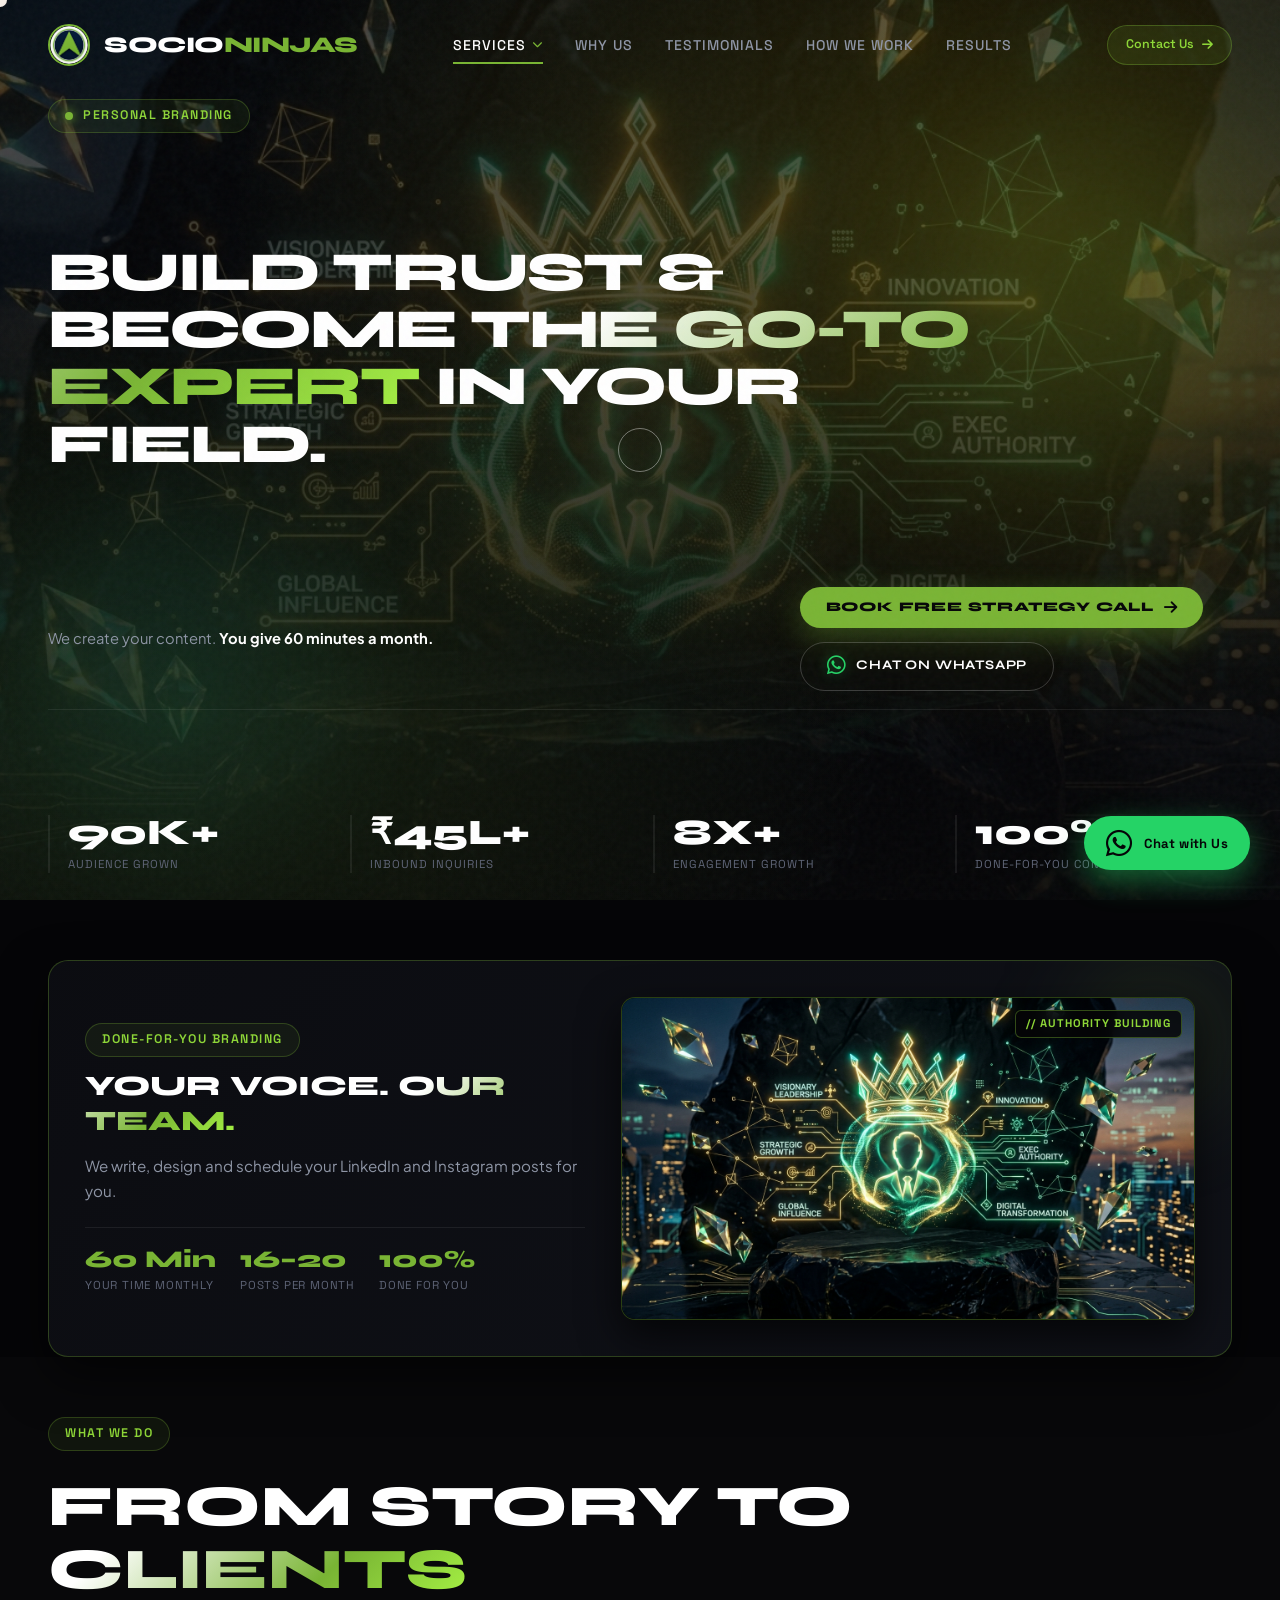
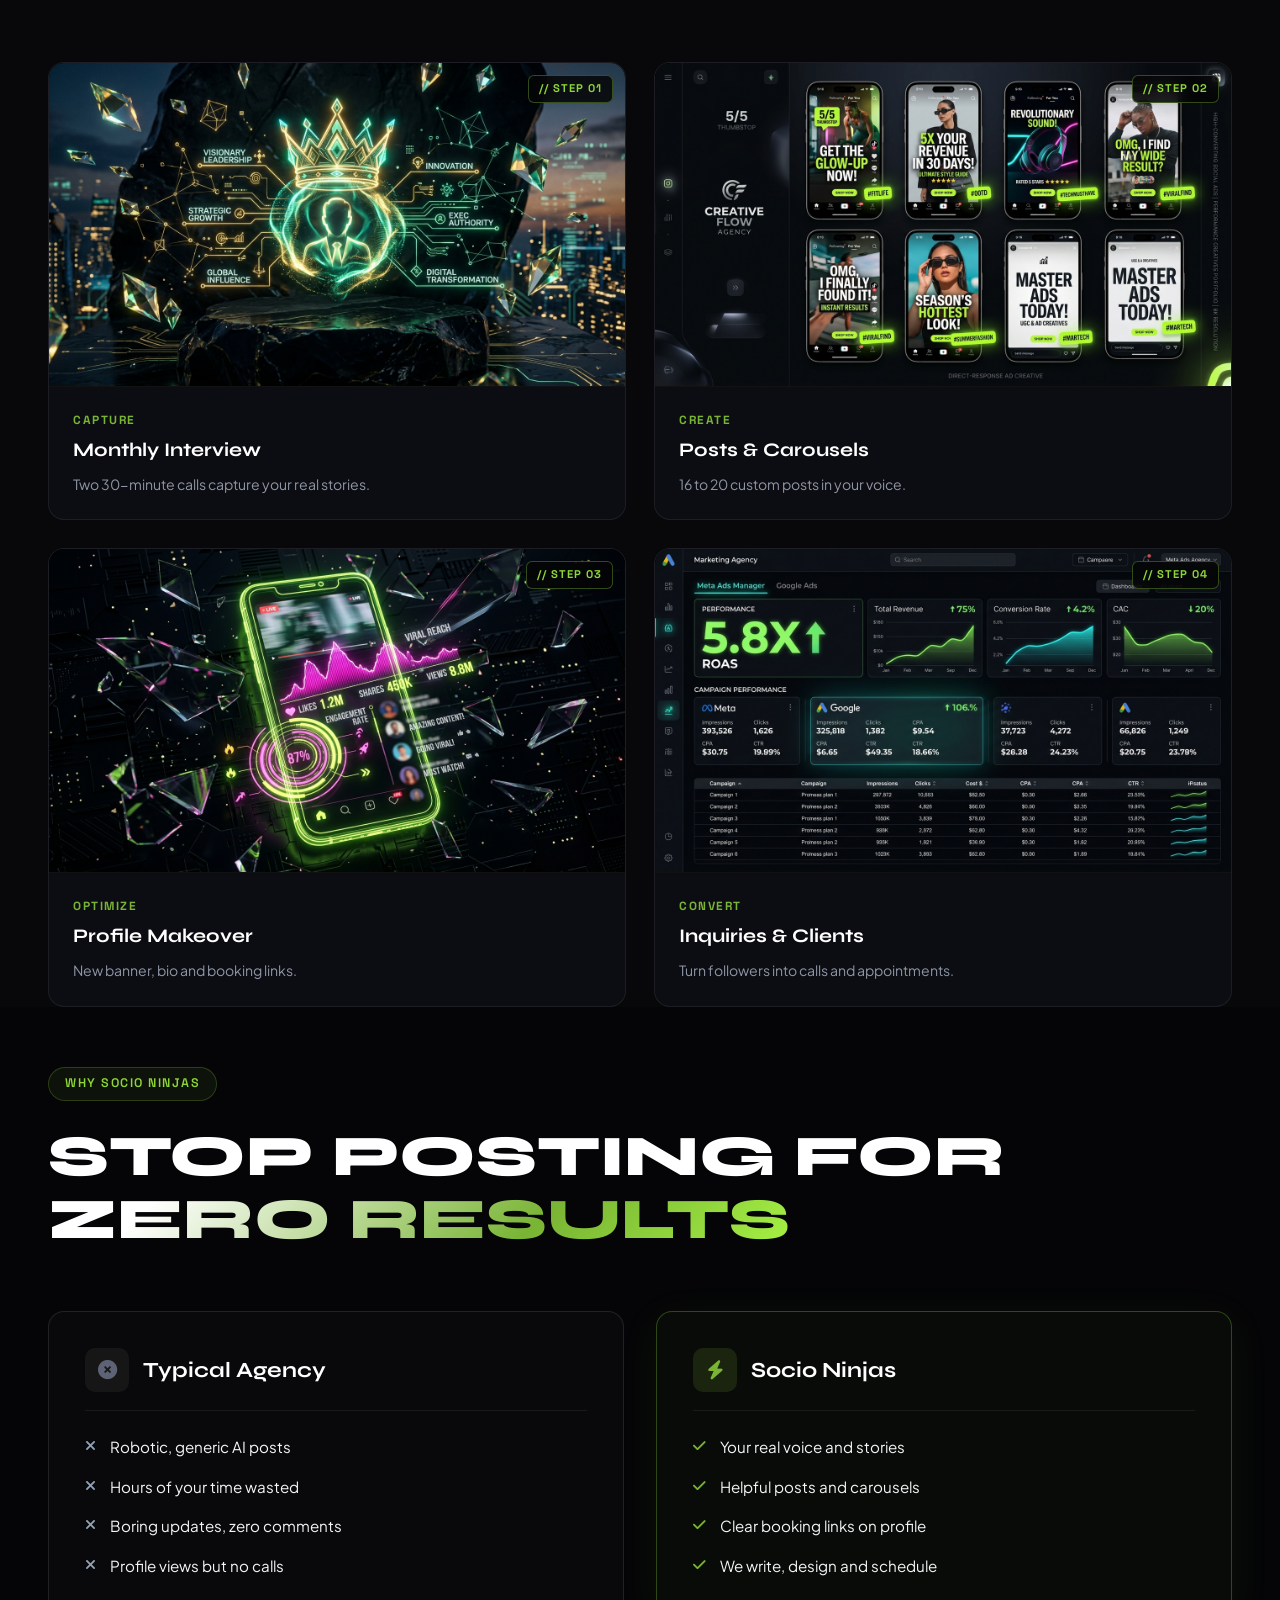
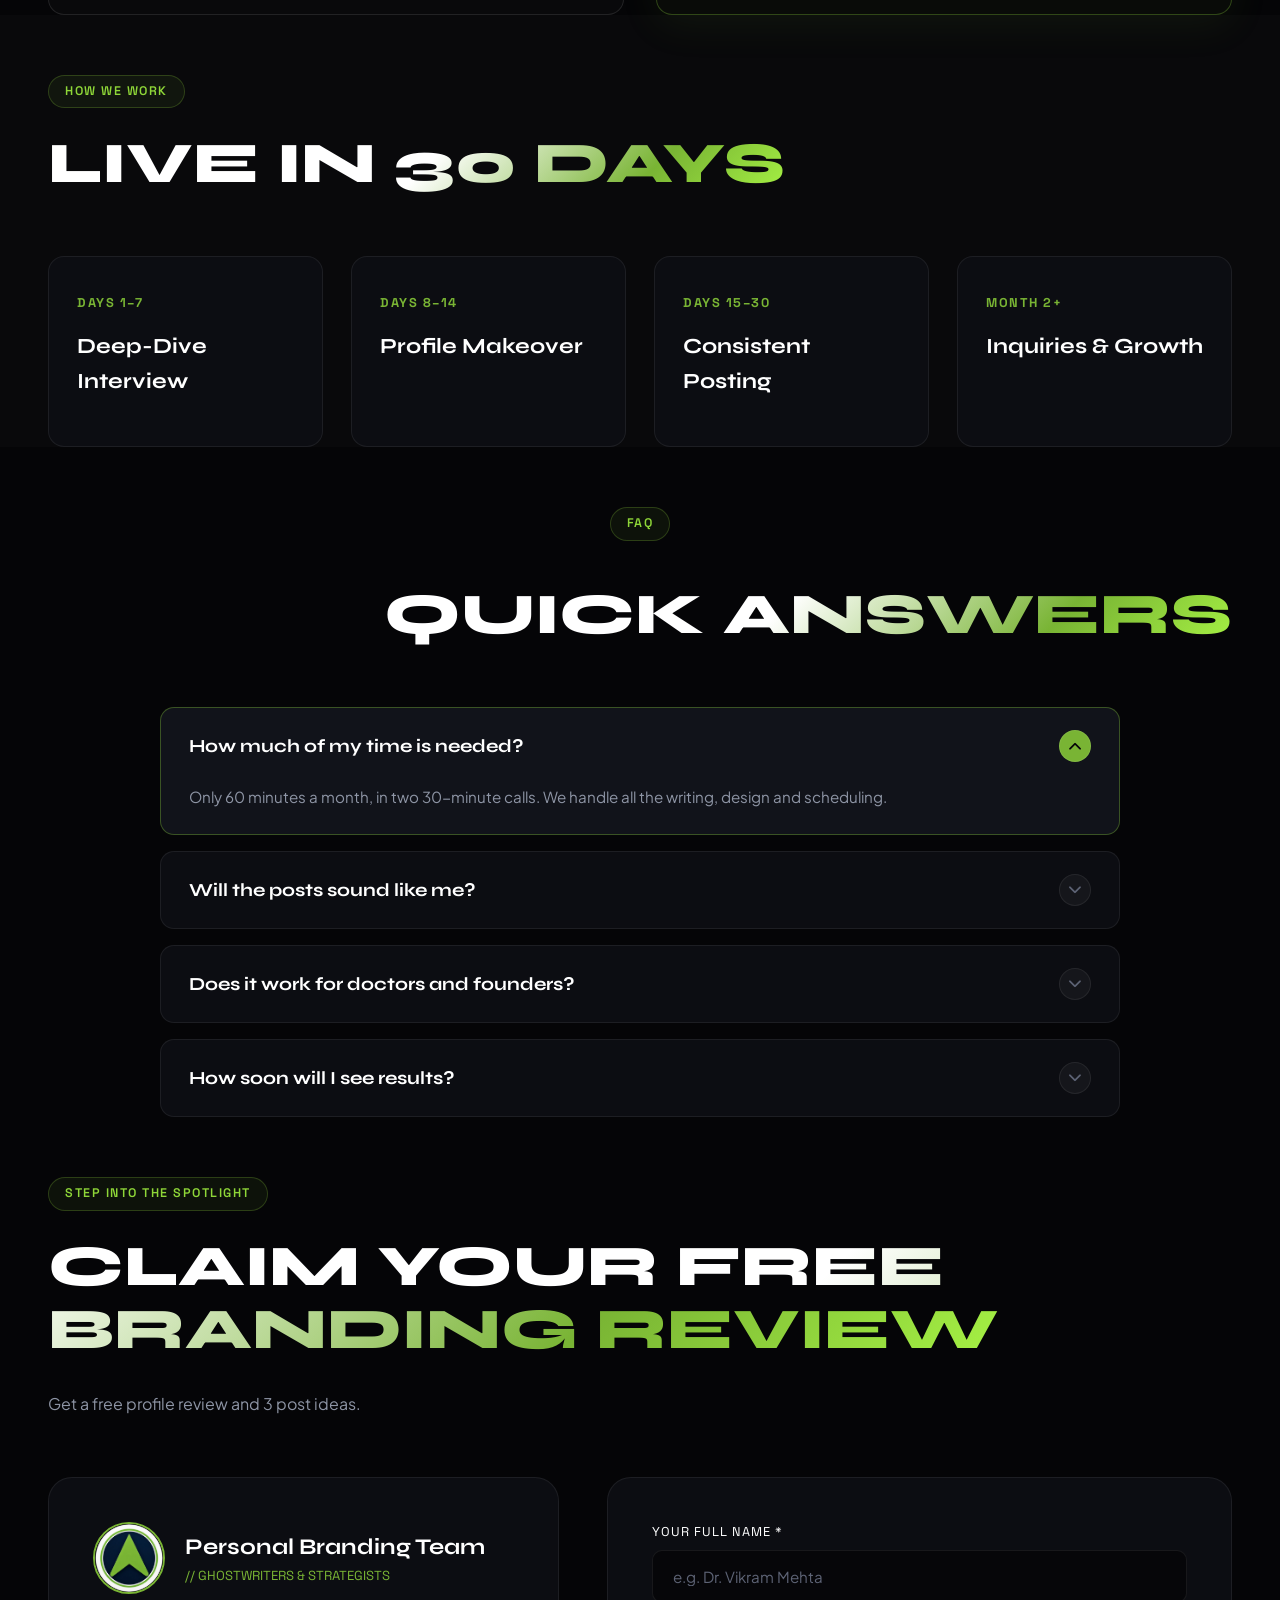
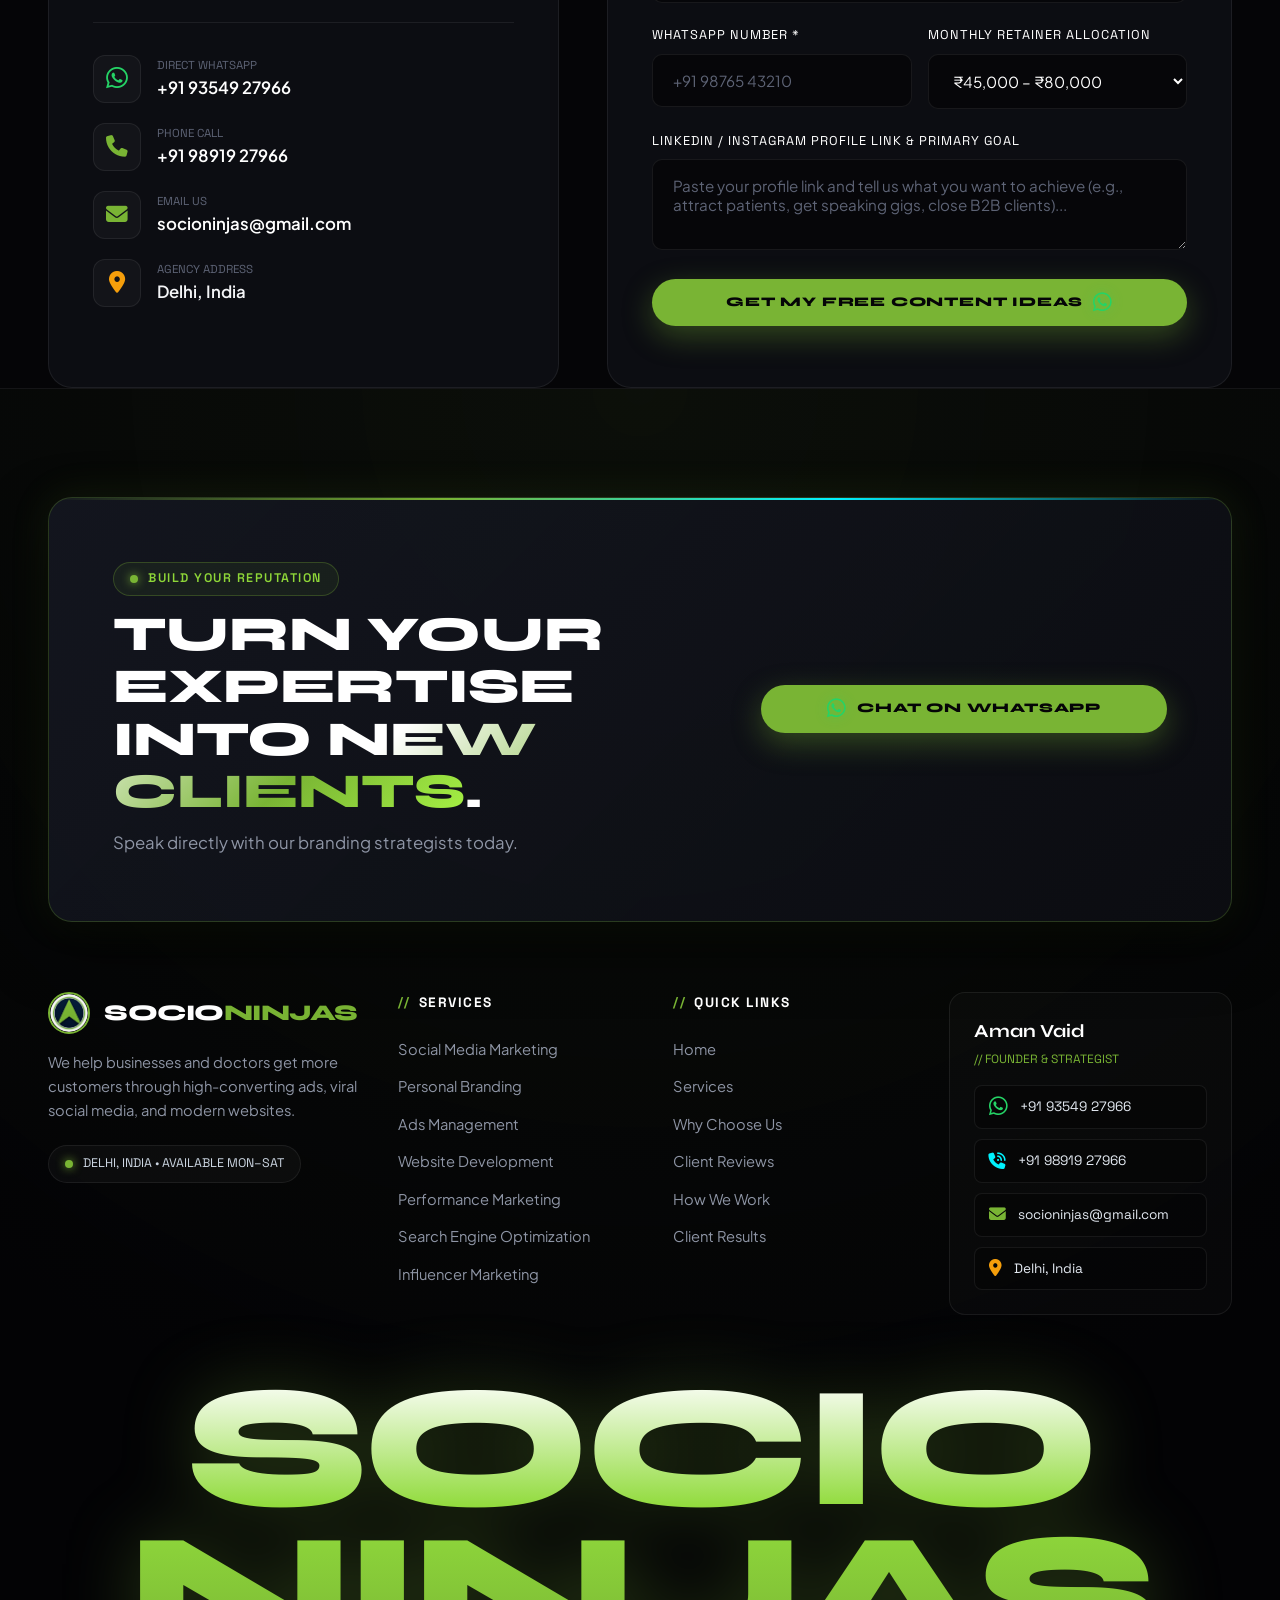
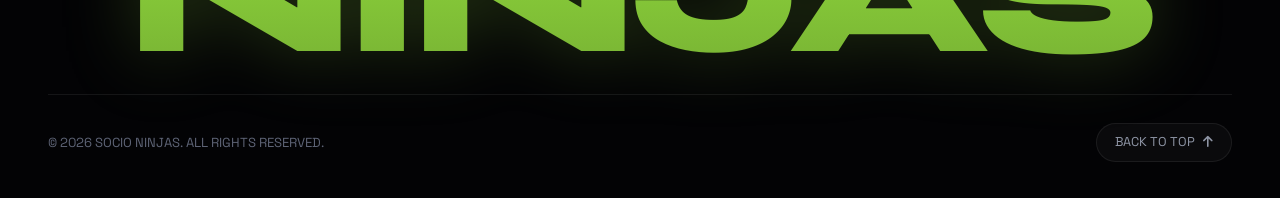
<file: personal-branding.html>
<!DOCTYPE html>
<html lang="en">

<head>
  <meta charset="UTF-8">
  <meta name="viewport" content="width=device-width, initial-scale=1.0">
  <title>Personal Branding — Build Authority for Founders & Doctors | Socio Ninjas</title>
  <meta name="description"
    content="Build your reputation and authority on LinkedIn and social media. We write compelling posts, design professional carousels, and bring you real business inquiries with only 1 hour of your time per month.">
  <link rel="icon" type="image/jpeg" href="assets/images/logo.jpeg">

  <link rel="preconnect" href="https://fonts.googleapis.com">
  <link rel="preconnect" href="https://fonts.gstatic.com" crossorigin>
  <link
    href="https://fonts.googleapis.com/css2?family=Playfair+Display:ital,wght@1,400;1,600&family=Plus+Jakarta+Sans:wght@400;500;600;700;800&family=Space+Grotesk:wght@400;500;600;700&family=Syne:wght@600;700;800;900&display=swap"
    rel="stylesheet">
  <link rel="stylesheet" href="https://cdnjs.cloudflare.com/ajax/libs/font-awesome/6.5.1/css/all.min.css"
    crossorigin="anonymous" referrerpolicy="no-referrer" />
  <link rel="stylesheet" href="styles.css">
  <!-- Meta Pixel Code -->
  <script>
    !function (f, b, e, v, n, t, s) {
      if (f.fbq) return; n = f.fbq = function () {
        n.callMethod ?
        n.callMethod.apply(n, arguments) : n.queue.push(arguments)
      };
      if (!f._fbq) f._fbq = n; n.push = n; n.loaded = !0; n.version = '2.0';
      n.queue = []; t = b.createElement(e); t.async = !0;
      t.src = v; s = b.getElementsByTagName(e)[0];
      s.parentNode.insertBefore(t, s)
    }(window, document, 'script',
      'https://connect.facebook.net/en_US/fbevents.js');
    fbq('init', '2428956397511973');
    fbq('track', 'PageView');
  </script>
  <noscript><img height="1" width="1" style="display:none"
      src="https://www.facebook.com/tr?id=2428956397511973&ev=PageView&noscript=1" /></noscript>
  <!-- End Meta Pixel Code -->
</head>

<body>
  <div class="grain-overlay"></div>
  <div class="custom-cursor"></div>
  <div class="cursor-follower-ring"></div>
  <div class="cursor-tag"></div>

  <!-- Navigation -->
  <header class="agency-navbar">
    <div class="container nav-wrapper">
      <a href="index.html" class="brand-identity">
        <img src="assets/images/logo.jpeg" alt="Socio Ninjas Logo">
        <span class="brand-text-logo">SOCIO<span>NINJAS</span></span>
      </a>

      <ul class="nav-links-menu">
        <li class="nav-item has-dropdown active-nav">
          <a href="index.html#services" class="nav-link-dropdown-toggle">
            <span>Services</span>
            <i class="fas fa-chevron-down nav-dropdown-arrow"></i>
          </a>
          <div class="nav-dropdown-menu">
            <div class="dropdown-header-tag">// OUR SERVICES</div>
            <div class="dropdown-links-grid">
              <a href="ads-management.html" class="dropdown-service-item">
                <div class="dropdown-item-icon"><i class="fas fa-bullseye"></i></div>
                <div class="dropdown-item-info">
                  <span class="dropdown-item-title">Meta & Google Ads</span>
                  <span class="dropdown-item-desc">Profitable ads on Instagram, Facebook & Google</span>
                </div>
              </a>
              <a href="social-media-marketing.html" class="dropdown-service-item">
                <div class="dropdown-item-icon"><i class="fas fa-hashtag"></i></div>
                <div class="dropdown-item-info">
                  <span class="dropdown-item-title">Social Media Marketing</span>
                  <span class="dropdown-item-desc">Viral Reels, organic posts & community growth</span>
                </div>
              </a>
              <a href="influencer-marketing.html" class="dropdown-service-item">
                <div class="dropdown-item-icon"><i class="fas fa-users-viewfinder"></i></div>
                <div class="dropdown-item-info">
                  <span class="dropdown-item-title">Influencer Marketing</span>
                  <span class="dropdown-item-desc">Partner with trusted creators in your niche</span>
                </div>
              </a>
              <a href="website-development.html" class="dropdown-service-item">
                <div class="dropdown-item-icon"><i class="fas fa-laptop-code"></i></div>
                <div class="dropdown-item-info">
                  <span class="dropdown-item-title">Website Development</span>
                  <span class="dropdown-item-desc">Fast, modern websites that convert visitors</span>
                </div>
              </a>
              <a href="performance-marketing.html" class="dropdown-service-item">
                <div class="dropdown-item-icon"><i class="fas fa-chart-line"></i></div>
                <div class="dropdown-item-info">
                  <span class="dropdown-item-title">Performance Marketing</span>
                  <span class="dropdown-item-desc">Track every rupee and grow your sales</span>
                </div>
              </a>
              <a href="personal-branding.html" class="dropdown-service-item active-page">
                <div class="dropdown-item-icon"><i class="fas fa-crown"></i></div>
                <div class="dropdown-item-info">
                  <span class="dropdown-item-title">Personal Branding</span>
                  <span class="dropdown-item-desc">Build authority for founders and professionals</span>
                </div>
              </a>
              <a href="search-engine-optimization.html" class="dropdown-service-item">
                <div class="dropdown-item-icon"><i class="fas fa-magnifying-glass-chart"></i></div>
                <div class="dropdown-item-info">
                  <span class="dropdown-item-title">Search Engine Optimization</span>
                  <span class="dropdown-item-desc">Rank on Google and get free organic leads</span>
                </div>
              </a>
            </div>
            <div class="dropdown-footer-row">
              <a href="index.html#services" class="dropdown-all-link">
                <span>View All Services (Overview)</span>
                <i class="fas fa-arrow-right"></i>
              </a>
            </div>
          </div>
        </li>
        <li class="nav-item"><a href="index.html#why-us">Why Us</a></li>
        <li class="nav-item"><a href="index.html#testimonials">Testimonials</a></li>
        <li class="nav-item"><a href="index.html#methodology">How We Work</a></li>
        <li class="nav-item"><a href="results.html">Results</a></li>
      </ul>

      <div style="display: flex; align-items: center; gap: 14px;">
        <a href="contact.html" class="btn-wa-header">
          <span>Contact Us</span>
          <i class="fas fa-arrow-right"></i>
        </a>
        <button class="mobile-menu-toggle" aria-label="Toggle Navigation">
          <i class="fas fa-bars"></i>
        </button>
      </div>
    </div>
  </header>

  <!-- Service Hero -->
  <section class="hero-stage hero-branding">
    <div class="hero-backdrop-glow"></div>
    <div class="hero-backdrop-glow-cyan"></div>

    <div class="container">
      <div class="status-pill">
        <span class="status-dot"></span>
        <span>PERSONAL BRANDING</span>
      </div>

      <h1 class="hero-headline">
        BUILD TRUST & BECOME <span class="text-gradient-red">THE GO-TO EXPERT</span> IN YOUR FIELD.
      </h1>

      <div class="hero-subtext-grid">
        <div>
          <p class="hero-lead-para">
            We create your content. <strong>You give 60 minutes a month.</strong>
          </p>
        </div>

        <div class="hero-actions-row">
          <a href="#contact" class="btn-magnetic btn-primary-ninja">
            <span>Book Free Strategy Call</span>
            <i class="fas fa-arrow-right"></i>
          </a>
          <a href="https://wa.me/919354927966?text=Hi!%20Let's%20discuss%20my%20Personal%20Branding." target="_blank"
            class="btn-magnetic btn-outline-ninja">
            <i class="fab fa-whatsapp"></i>
            <span>Chat on WhatsApp</span>
          </a>
        </div>
      </div>

      <div class="hero-ticker-metrics">
        <div class="metric-node">
          <div class="metric-node-val">90K+</div>
          <div class="metric-node-label">Audience Grown</div>
        </div>
        <div class="metric-node">
          <div class="metric-node-val">₹45L+</div>
          <div class="metric-node-label">Inbound Inquiries</div>
        </div>
        <div class="metric-node">
          <div class="metric-node-val">8X+</div>
          <div class="metric-node-label">Engagement Growth</div>
        </div>
        <div class="metric-node">
          <div class="metric-node-val">100%</div>
          <div class="metric-node-label">Done-For-You Content</div>
        </div>
      </div>
    </div>
  </section>

  <!-- Section 1: Branding Visual -->
  <section class="section-padding">
    <div class="container">
      <div class="media-banner-card">
        <div class="media-banner-content">
          <div class="status-pill" style="margin-bottom: 12px;"><span>DONE-FOR-YOU BRANDING</span></div>
          <h3 class="media-banner-title">YOUR VOICE. <span class="text-gradient-red">OUR TEAM.</span></h3>
          <p class="media-banner-desc">
            We write, design and schedule your LinkedIn and Instagram posts for you.
          </p>
          <div class="media-banner-metrics-mini">
            <div class="mini-stat">
              <span class="stat-number">60 Min</span>
              <span class="stat-lbl">Your Time Monthly</span>
            </div>
            <div class="mini-stat">
              <span class="stat-number">16–20</span>
              <span class="stat-lbl">Posts Per Month</span>
            </div>
            <div class="mini-stat">
              <span class="stat-number">100%</span>
              <span class="stat-lbl">Done For You</span>
            </div>
          </div>
        </div>
        <div class="media-banner-image-wrap">
          <img src="assets/images/hero-branding.jpg" alt="Socio Ninjas personal branding for founders and doctors"
            class="media-banner-img" loading="lazy">
          <div class="image-corner-tag">// AUTHORITY BUILDING</div>
        </div>
      </div>
    </div>
  </section>

  <!-- Section 2: What We Do (Visual Cards) -->
  <section class="section-padding" style="background: rgba(255, 255, 255, 0.01);">
    <div class="container">
      <div class="section-head">
        <div>
          <div class="status-pill"><span>WHAT WE DO</span></div>
          <h2 class="section-head-title">FROM STORY TO <span class="text-gradient-red">CLIENTS</span></h2>
        </div>
      </div>

      <div class="visual-war-room-grid">
        <div class="war-room-media-card">
          <div class="war-room-thumb">
            <img src="assets/images/hero-branding.jpg" alt="Monthly interview with a founder" loading="lazy">
            <div class="image-corner-tag">// STEP 01</div>
          </div>
          <div class="war-room-card-body">
            <div>
              <div class="war-room-category">CAPTURE</div>
              <h3 class="war-room-title">Monthly Interview</h3>
              <p class="war-room-desc">Two 30-minute calls capture your real stories.</p>
            </div>
          </div>
        </div>

        <div class="war-room-media-card">
          <div class="war-room-thumb">
            <img src="assets/images/ad-creatives-showcase.jpg" alt="LinkedIn posts and carousels" loading="lazy">
            <div class="image-corner-tag">// STEP 02</div>
          </div>
          <div class="war-room-card-body">
            <div>
              <div class="war-room-category">CREATE</div>
              <h3 class="war-room-title">Posts &amp; Carousels</h3>
              <p class="war-room-desc">16 to 20 custom posts in your voice.</p>
            </div>
          </div>
        </div>

        <div class="war-room-media-card">
          <div class="war-room-thumb">
            <img src="assets/images/hero-smm.jpg" alt="Profile makeover on social media" loading="lazy">
            <div class="image-corner-tag">// STEP 03</div>
          </div>
          <div class="war-room-card-body">
            <div>
              <div class="war-room-category">OPTIMIZE</div>
              <h3 class="war-room-title">Profile Makeover</h3>
              <p class="war-room-desc">New banner, bio and booking links.</p>
            </div>
          </div>
        </div>

        <div class="war-room-media-card">
          <div class="war-room-thumb">
            <img src="assets/images/ads-dashboard.jpg" alt="Inbound inquiries dashboard" loading="lazy">
            <div class="image-corner-tag">// STEP 04</div>
          </div>
          <div class="war-room-card-body">
            <div>
              <div class="war-room-category">CONVERT</div>
              <h3 class="war-room-title">Inquiries &amp; Clients</h3>
              <p class="war-room-desc">Turn followers into calls and appointments.</p>
            </div>
          </div>
        </div>
      </div>
    </div>
  </section>

  <!-- Section 3: Comparison -->
  <section class="section-padding">
    <div class="container">
      <div class="section-head">
        <div>
          <div class="status-pill"><span>WHY SOCIO NINJAS</span></div>
          <h2 class="section-head-title">STOP POSTING FOR <span class="text-gradient-red">ZERO RESULTS</span></h2>
        </div>
      </div>

      <div class="comparison-grid">
        <div class="comparison-card card-negative">
          <div class="comparison-header">
            <div class="comparison-icon"><i class="fas fa-times-circle"></i></div>
            <div class="comparison-title">Typical Agency</div>
          </div>
          <ul class="comparison-list">
            <li class="comparison-item"><i class="fas fa-times"></i><span>Robotic, generic AI posts</span></li>
            <li class="comparison-item"><i class="fas fa-times"></i><span>Hours of your time wasted</span></li>
            <li class="comparison-item"><i class="fas fa-times"></i><span>Boring updates, zero comments</span></li>
            <li class="comparison-item"><i class="fas fa-times"></i><span>Profile views but no calls</span></li>
          </ul>
        </div>

        <div class="comparison-card card-positive">
          <div class="comparison-header">
            <div class="comparison-icon"><i class="fas fa-bolt"></i></div>
            <div class="comparison-title">Socio Ninjas</div>
          </div>
          <ul class="comparison-list">
            <li class="comparison-item"><i class="fas fa-check"></i><span>Your real voice and stories</span></li>
            <li class="comparison-item"><i class="fas fa-check"></i><span>Helpful posts and carousels</span></li>
            <li class="comparison-item"><i class="fas fa-check"></i><span>Clear booking links on profile</span></li>
            <li class="comparison-item"><i class="fas fa-check"></i><span>We write, design and schedule</span></li>
          </ul>
        </div>
      </div>
    </div>
  </section>

  <!-- Section 4: Process -->
  <section class="section-padding" style="background: rgba(255, 255, 255, 0.015);">
    <div class="container">
      <div class="section-head">
        <div>
          <div class="status-pill"><span>HOW WE WORK</span></div>
          <h2 class="section-head-title">LIVE IN <span class="text-gradient-red">30 DAYS</span></h2>
        </div>
      </div>

      <div class="roadmap-timeline-grid">
        <div class="roadmap-card">
          <span class="roadmap-phase-tag">DAYS 1–7</span>
          <h3 class="roadmap-title">Deep-Dive Interview</h3>
        </div>
        <div class="roadmap-card">
          <span class="roadmap-phase-tag">DAYS 8–14</span>
          <h3 class="roadmap-title">Profile Makeover</h3>
        </div>
        <div class="roadmap-card">
          <span class="roadmap-phase-tag">DAYS 15–30</span>
          <h3 class="roadmap-title">Consistent Posting</h3>
        </div>
        <div class="roadmap-card">
          <span class="roadmap-phase-tag">MONTH 2+</span>
          <h3 class="roadmap-title">Inquiries &amp; Growth</h3>
        </div>
      </div>
    </div>
  </section>

  <!-- Section 5: FAQ Accordion -->
  <section class="section-padding">
    <div class="container">
      <div class="section-head" style="text-align: center; justify-content: center; flex-direction: column;">
        <div class="status-pill" style="margin: 0 auto 12px;"><span>FAQ</span></div>
        <h2 class="section-head-title">QUICK <span class="text-gradient-red">ANSWERS</span></h2>
      </div>

      <div class="service-faq-container">
        <div class="service-faq-item is-open">
          <button class="faq-header-btn" type="button">
            <span>How much of my time is needed?</span>
            <div class="faq-toggle-icon"><i class="fas fa-chevron-down"></i></div>
          </button>
          <div class="faq-content-body">
            Only 60 minutes a month, in two 30-minute calls. We handle all the writing, design and scheduling.
          </div>
        </div>

        <div class="service-faq-item">
          <button class="faq-header-btn" type="button">
            <span>Will the posts sound like me?</span>
            <div class="faq-toggle-icon"><i class="fas fa-chevron-down"></i></div>
          </button>
          <div class="faq-content-body">
            Yes. We study your words and real stories, so every post sounds natural.
          </div>
        </div>

        <div class="service-faq-item">
          <button class="faq-header-btn" type="button">
            <span>Does it work for doctors and founders?</span>
            <div class="faq-toggle-icon"><i class="fas fa-chevron-down"></i></div>
          </button>
          <div class="faq-content-body">
            Yes. People book professionals they know and trust, and helpful posts build that trust.
          </div>
        </div>

        <div class="service-faq-item">
          <button class="faq-header-btn" type="button">
            <span>How soon will I see results?</span>
            <div class="faq-toggle-icon"><i class="fas fa-chevron-down"></i></div>
          </button>
          <div class="faq-content-body">
            Most clients see more profile visits and messages within 2 to 3 weeks.
          </div>
        </div>
      </div>
    </div>
  </section>

  <!-- Section 7: Lead Capture Form -->
  <section class="section-padding contact-section" id="contact">
    <div class="container">
      <div class="section-head">
        <div>
          <div class="status-pill"><span>STEP INTO THE SPOTLIGHT</span></div>
          <h2 class="section-head-title">CLAIM YOUR <span class="text-gradient-red">FREE BRANDING REVIEW</span></h2>
        </div>
        <p class="section-head-desc">
          Get a free profile review and 3 post ideas.
        </p>
      </div>

      <div class="contact-layout-grid">
        <div class="contact-bio-card">
          <div class="contact-founder-header">
            <img src="assets/images/logo.jpeg" alt="Socio Ninjas Personal Branding Team" class="founder-img">
            <div class="founder-meta">
              <h3>Personal Branding Team</h3>
              <p>// GHOSTWRITERS & STRATEGISTS</p>
            </div>
          </div>
          <ul class="contact-endpoints-list">
            <li class="endpoint-item">
              <div class="endpoint-icon"><i class="fab fa-whatsapp"></i></div>
              <div class="endpoint-meta">
                <div class="label">Direct WhatsApp</div>
                <a href="https://wa.me/919354927966" target="_blank" class="value">+91 93549 27966</a>
              </div>
            </li>
            <li class="endpoint-item">
              <div class="endpoint-icon"><i class="fas fa-phone"></i></div>
              <div class="endpoint-meta">
                <div class="label">Phone Call</div>
                <a href="tel:+919891927966" class="value">+91 98919 27966</a>
              </div>
            </li>
            <li class="endpoint-item">
              <div class="endpoint-icon"><i class="fas fa-envelope"></i></div>
              <div class="endpoint-meta">
                <div class="label">Email Us</div>
                <a href="mailto:socioninjas@gmail.com" class="value">socioninjas@gmail.com</a>
              </div>
            </li>
            <li class="endpoint-item">
              <div class="endpoint-icon"><i class="fas fa-map-marker-alt" style="color: #f59e0b;"></i></div>
              <div class="endpoint-meta">
                <div class="label">Agency Address</div>
                <span class="value" style="color: var(--c-text-main);">Delhi, India</span>
              </div>
            </li>
          </ul>
        </div>

        <div class="contact-form-panel">
          <form id="agency-contact-form" action="mail1.php" method="POST">
            <!-- Spam honeypot: hidden from humans, bots fill it -->
            <div aria-hidden="true" style="position:absolute; left:-9999px; width:1px; height:1px; overflow:hidden;">
              <label for="company_website">Leave this field empty</label>
              <input type="text" id="company_website" name="company_website" tabindex="-1" autocomplete="off" value="">
            </div>
            <input type="hidden" id="client-service" name="service" value="Personal Branding">
            <div class="form-group-item">
              <label class="form-input-label" for="client-name">Your Full Name *</label>
              <input type="text" id="client-name" name="name" class="agency-input" placeholder="e.g. Dr. Vikram Mehta"
                required>
            </div>
            <div style="display: grid; grid-template-columns: 1fr 1fr; gap: 16px;">
              <div class="form-group-item">
                <label class="form-input-label" for="client-phone">WhatsApp Number *</label>
                <input type="tel" id="client-phone" name="phone" class="agency-input" placeholder="+91 98765 43210"
                  required>
              </div>
              <div class="form-group-item">
                <label class="form-input-label" for="client-budget">Monthly Retainer Allocation</label>
                <select id="client-budget" name="budget" class="agency-input">
                  <option value="₹15,000 – ₹25,000">₹15,000 – ₹25,000</option>
                  <option value="₹25,000 – ₹45,000">₹25,000 – ₹45,000</option>
                  <option value="₹45,000 – ₹80,000" selected>₹45,000 – ₹80,000</option>
                  <option value="₹80,000 – ₹1,50,000">₹80,000 – ₹1,50,000 (Multi-Platform)</option>
                  <option value="₹1,50,000+">₹1,50,000+ (Full Executive Suite)</option>
                </select>
              </div>
            </div>
            <div class="form-group-item">
              <label class="form-input-label" for="client-notes">LinkedIn / Instagram Profile Link & Primary
                Goal</label>
              <textarea id="client-notes" name="notes" class="agency-input" rows="3"
                placeholder="Paste your profile link and tell us what you want to achieve (e.g., attract patients, get speaking gigs, close B2B clients)..."></textarea>
            </div>
            <button type="submit" class="btn-magnetic btn-primary-ninja" style="width: 100%;">
              <span>Get My Free Content Ideas</span>
              <i class="fab fa-whatsapp"></i>
            </button>
          </form>
        </div>
      </div>
    </div>
  </section>

  <!-- Footer -->
  <footer class="agency-footer">
    <div class="container">
      <div class="footer-cta-banner">
        <div>
          <div class="status-pill" style="margin-bottom: 12px;">
            <span class="status-dot"></span>
            <span>BUILD YOUR REPUTATION</span>
          </div>
          <h2 class="footer-cta-title">TURN YOUR EXPERTISE INTO <span class="text-gradient-red">NEW CLIENTS</span>.</h2>
          <p class="footer-cta-desc">Speak directly with our branding strategists today.</p>
        </div>
        <div class="footer-cta-actions">
          <a href="https://wa.me/919354927966?text=Hi!%20I'm%20ready%20to%20build%20my%20Personal%20Brand%20with%20Socio%20Ninjas."
            target="_blank" class="btn-magnetic btn-primary-ninja" style="width: 100%; text-align: center;">
            <i class="fab fa-whatsapp"></i>
            <span>Chat on WhatsApp</span>
          </a>
        </div>
      </div>

      <div class="footer-main-grid">
        <div class="footer-brand-col">
          <a href="index.html" class="brand-identity" style="margin-bottom: 16px;">
            <img src="assets/images/logo.jpeg" alt="Socio Ninjas">
            <span class="brand-text-logo">SOCIO<span>NINJAS</span></span>
          </a>
          <p>We help businesses and doctors get more customers through high-converting ads, viral social media, and
            modern websites.</p>
          <div class="footer-live-status">
            <span class="footer-live-dot"></span>
            <span>DELHI, INDIA • AVAILABLE MON–SAT</span>
          </div>
        </div>

        <div class="footer-nav-col">
          <h4>Services</h4>
          <ul>
            <li><a href="social-media-marketing.html">Social Media Marketing</a></li>
            <li><a href="personal-branding.html">Personal Branding</a></li>
            <li><a href="ads-management.html">Ads Management</a></li>
            <li><a href="website-development.html">Website Development</a></li>
            <li><a href="performance-marketing.html">Performance Marketing</a></li>
            <li><a href="search-engine-optimization.html">Search Engine Optimization</a></li>
            <li><a href="influencer-marketing.html">Influencer Marketing</a></li>
          </ul>
        </div>

        <div class="footer-nav-col">
          <h4>Quick Links</h4>
          <ul>
            <li><a href="index.html">Home</a></li>
            <li><a href="index.html#services">Services</a></li>
            <li><a href="index.html#why-us">Why Choose Us</a></li>
            <li><a href="index.html#testimonials">Client Reviews</a></li>
            <li><a href="index.html#methodology">How We Work</a></li>
            <li><a href="results.html">Client Results</a></li>
          </ul>
        </div>

        <div>
          <div class="footer-contact-card">
            <h5>Aman Vaid</h5>
            <span class="founder-tag">// FOUNDER & STRATEGIST</span>
            <div class="footer-contact-links">
              <a href="https://wa.me/919354927966" target="_blank" class="footer-contact-link-item">
                <i class="fab fa-whatsapp" style="color: #25d366;"></i>
                <span>+91 93549 27966</span>
              </a>
              <a href="tel:+919891927966" class="footer-contact-link-item">
                <i class="fas fa-phone-volume" style="color: var(--c-cyan);"></i>
                <span>+91 98919 27966</span>
              </a>
              <a href="mailto:socioninjas@gmail.com" class="footer-contact-link-item">
                <i class="fas fa-envelope" style="color: var(--c-brand);"></i>
                <span>socioninjas@gmail.com</span>
              </a>
              <div class="footer-contact-link-item" style="cursor: default;">
                <i class="fas fa-map-marker-alt" style="color: #f59e0b;"></i>
                <span>Delhi, India</span>
              </div>
            </div>
          </div>
        </div>
      </div>

      <div class="footer-giant-watermark">SOCIO NINJAS</div>

      <div class="footer-bottom-bar">
        <div>© 2026 SOCIO NINJAS. ALL RIGHTS RESERVED.</div>
        <a href="#hero" class="back-to-top-btn"><span>BACK TO TOP</span><i class="fas fa-arrow-up"></i></a>
      </div>
    </div>
  </footer>

  <a href="https://wa.me/919354927966?text=Hi!%20I'm%20interested%20in%20Personal%20Branding." target="_blank"
    class="floating-wa-pill">
    <i class="fab fa-whatsapp"></i>
    <span>Chat with Us</span>
  </a>

  <script src="script.js"></script>
</body>

</html>
</file>
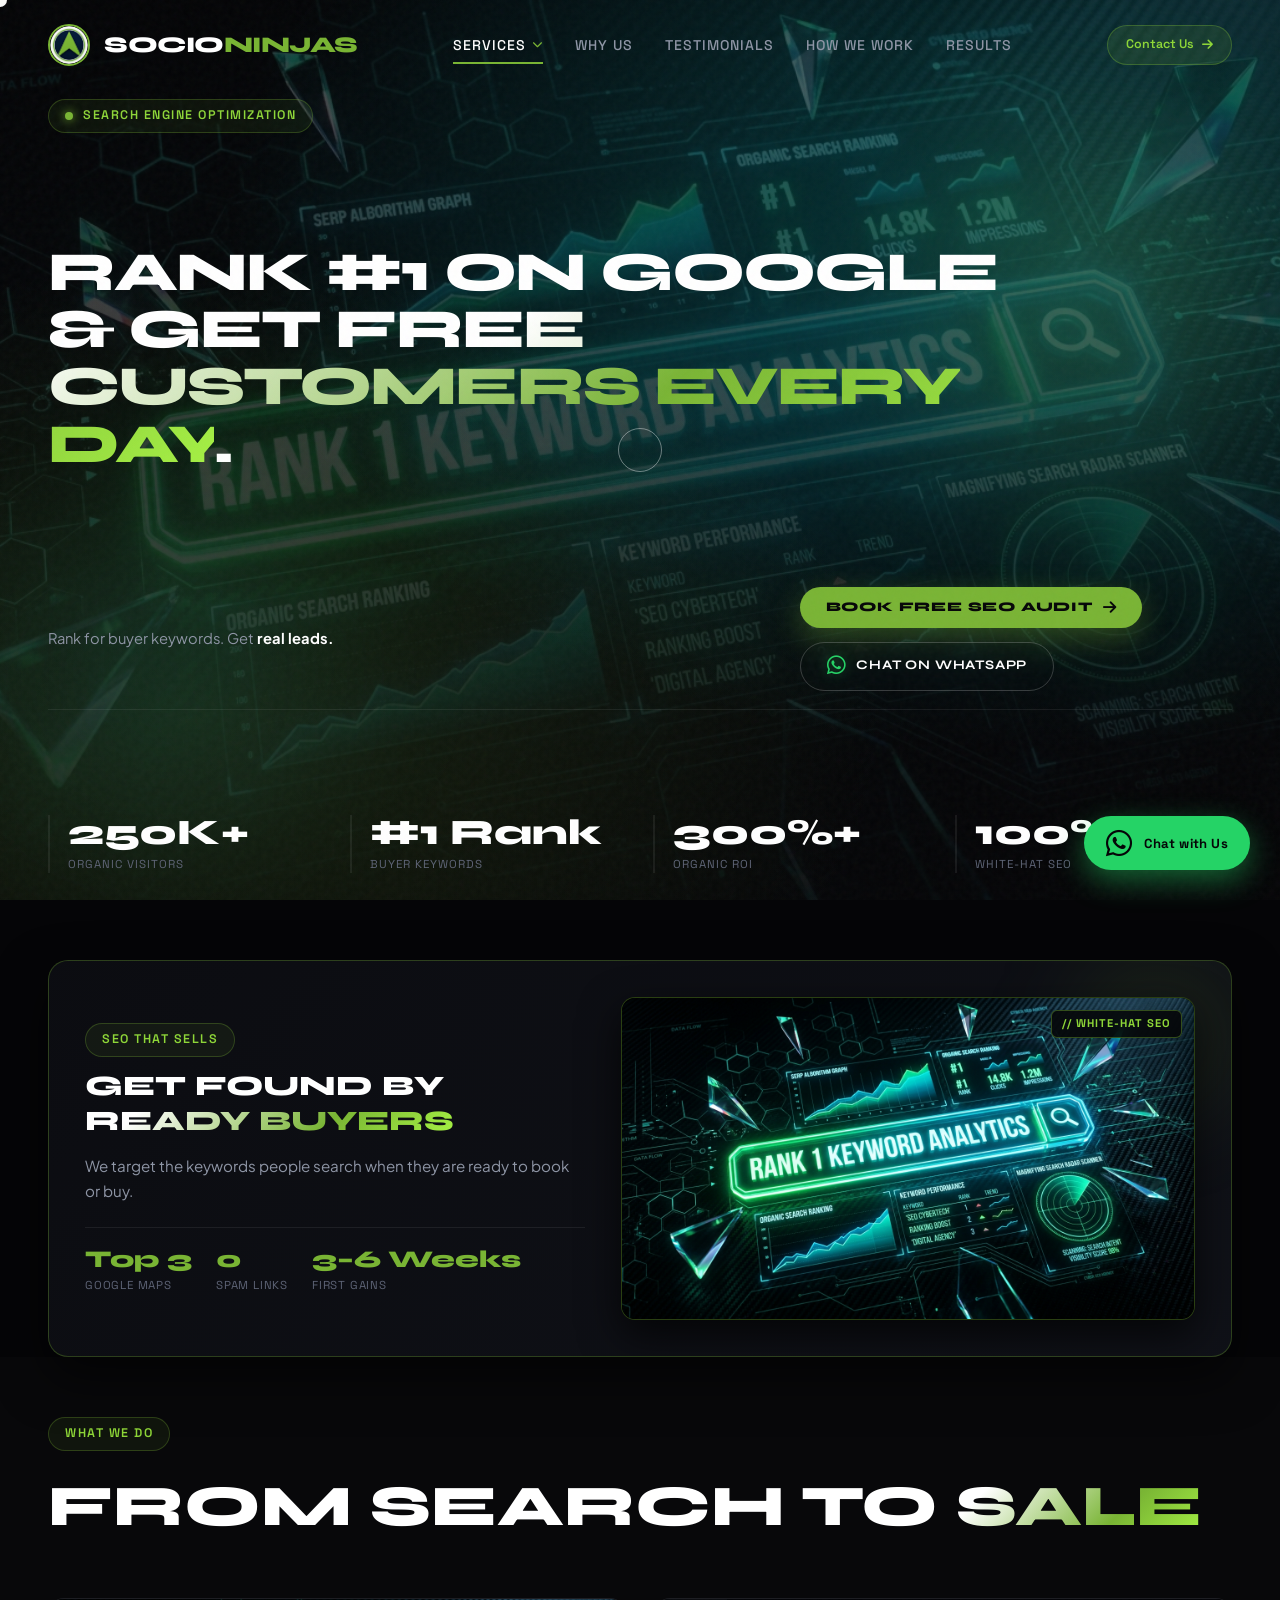
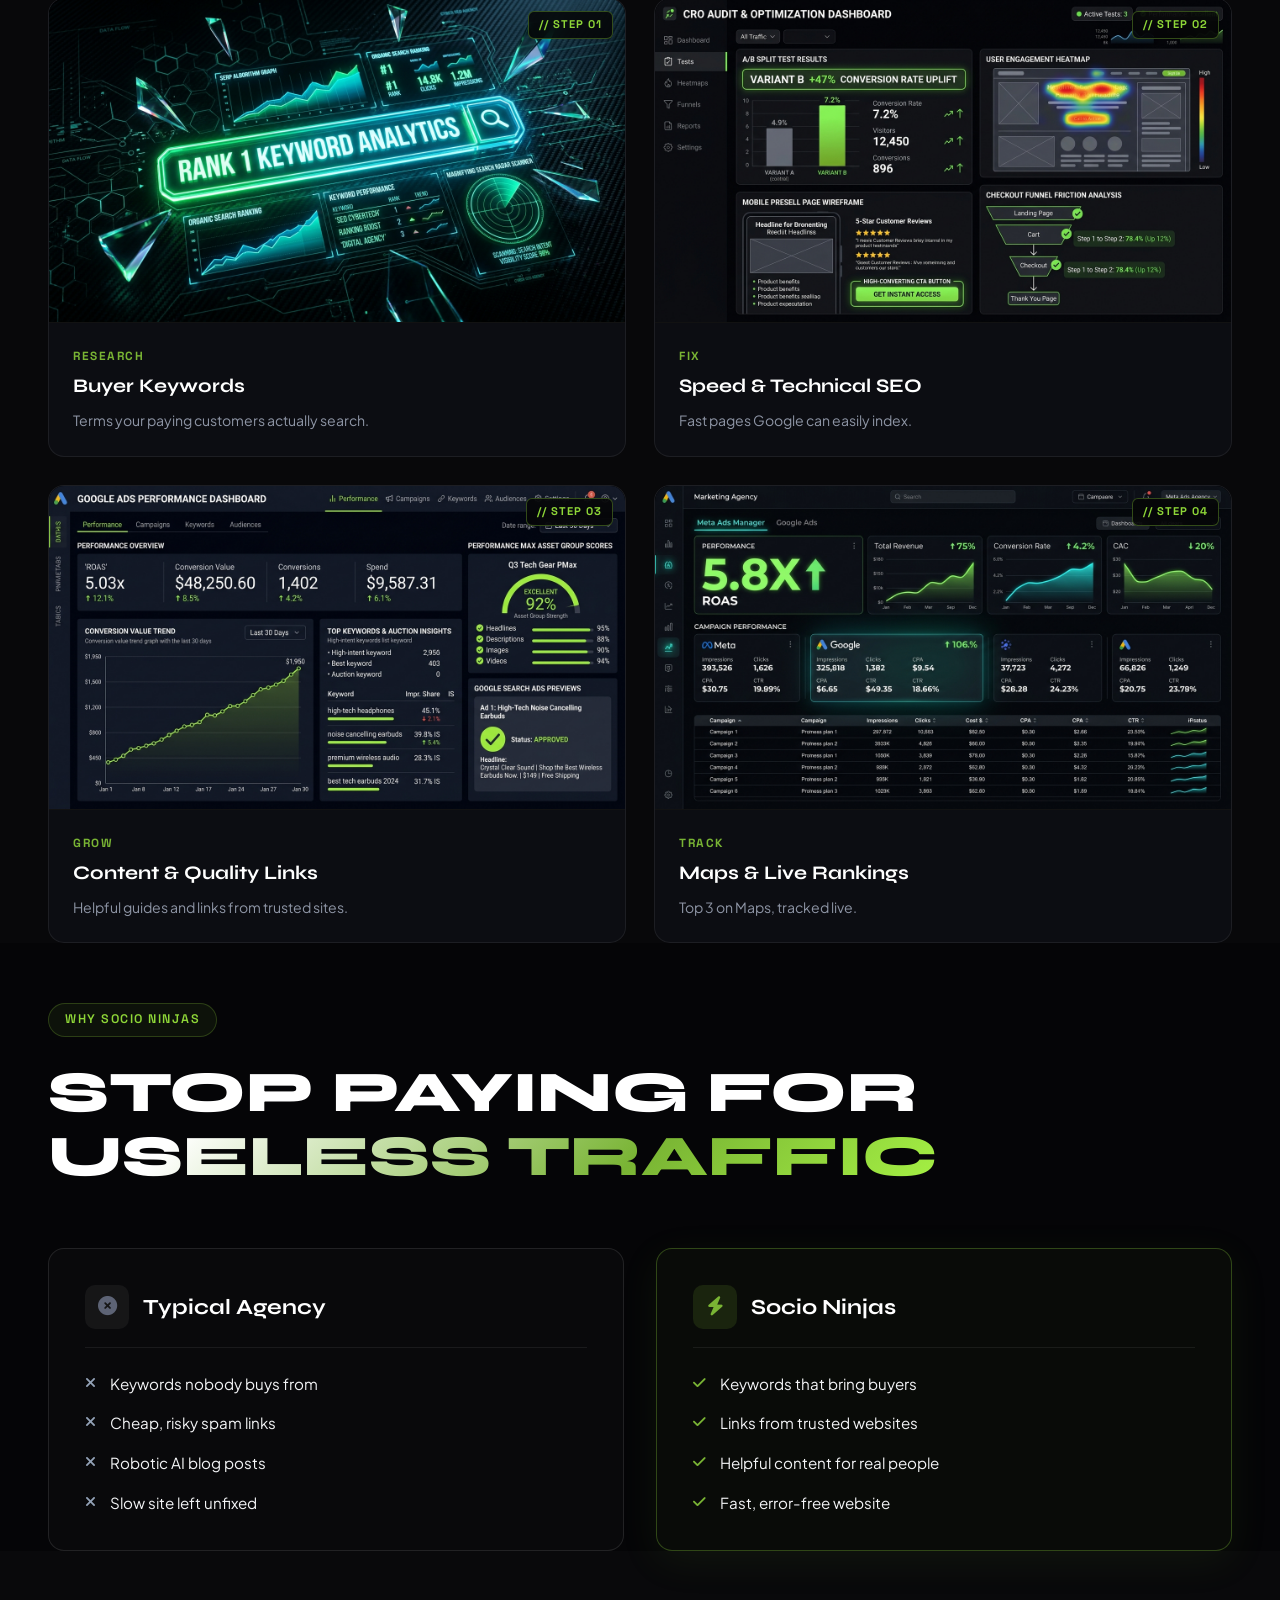
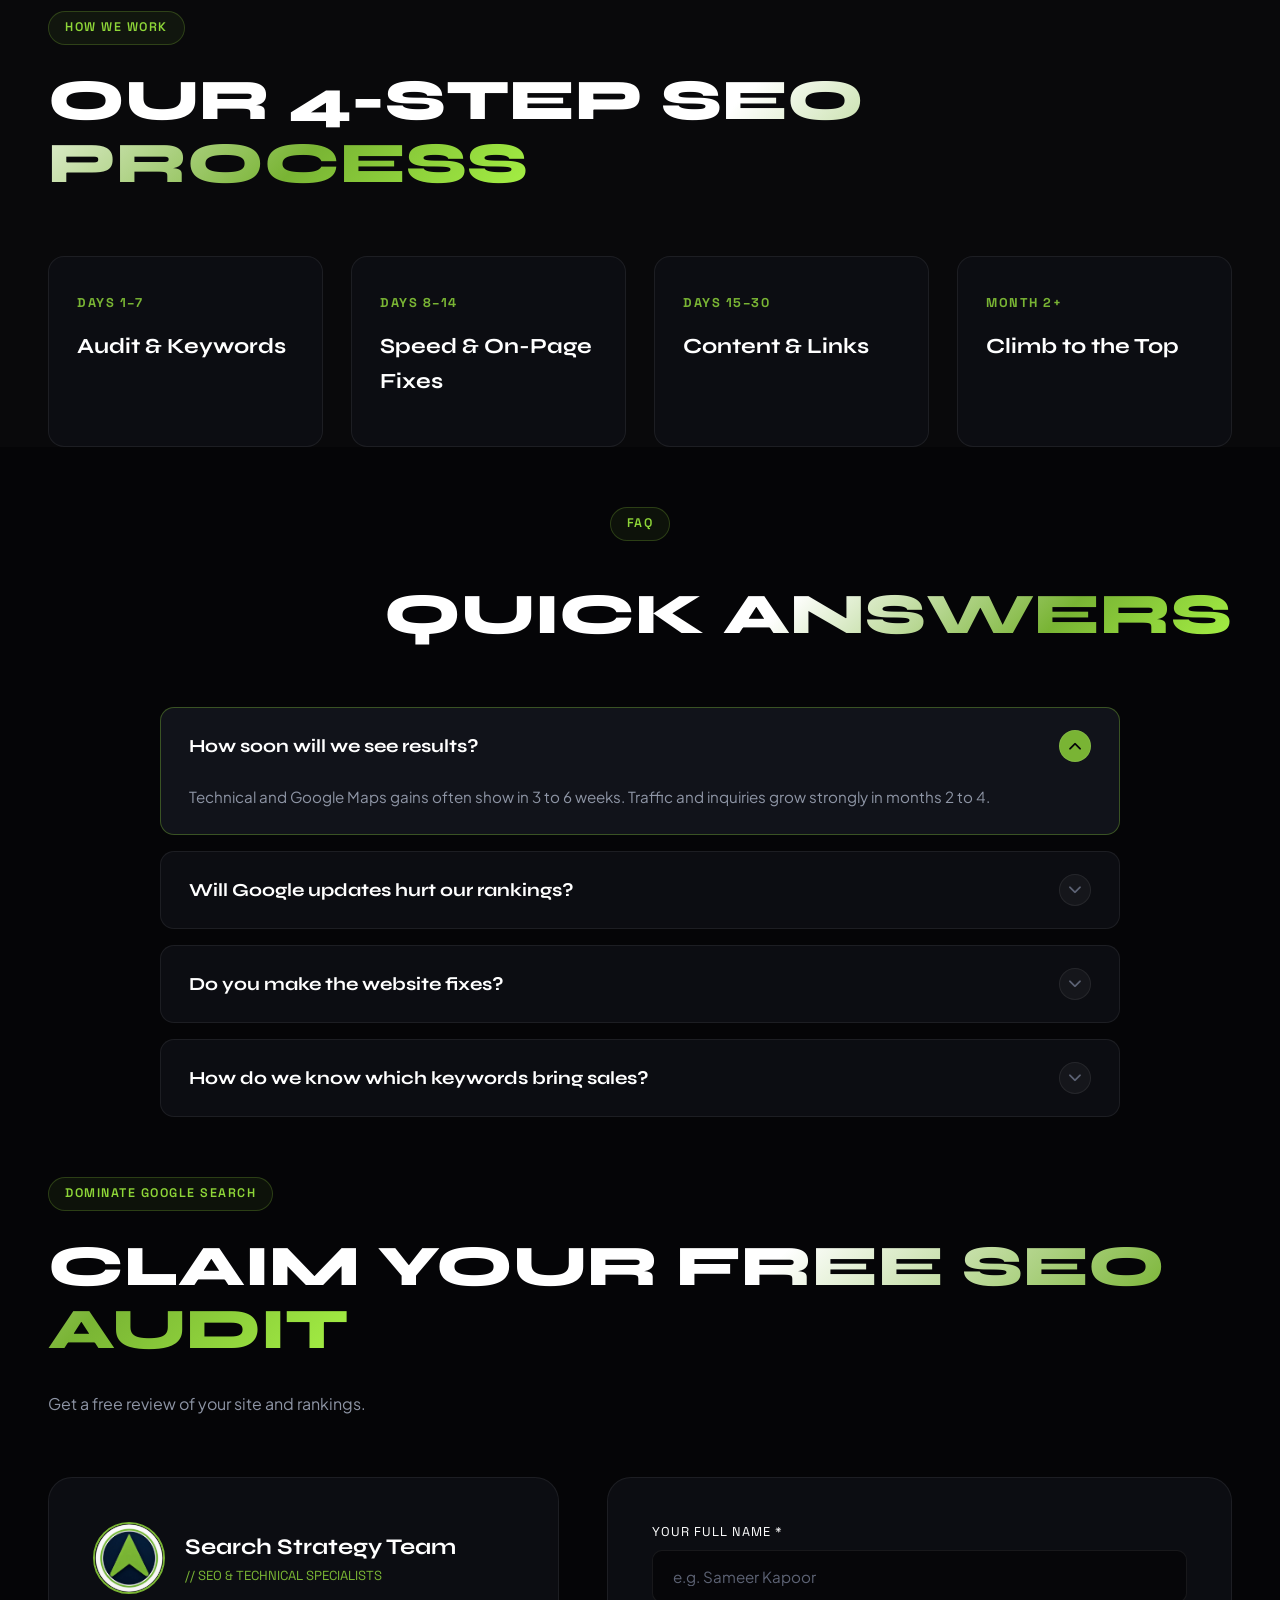
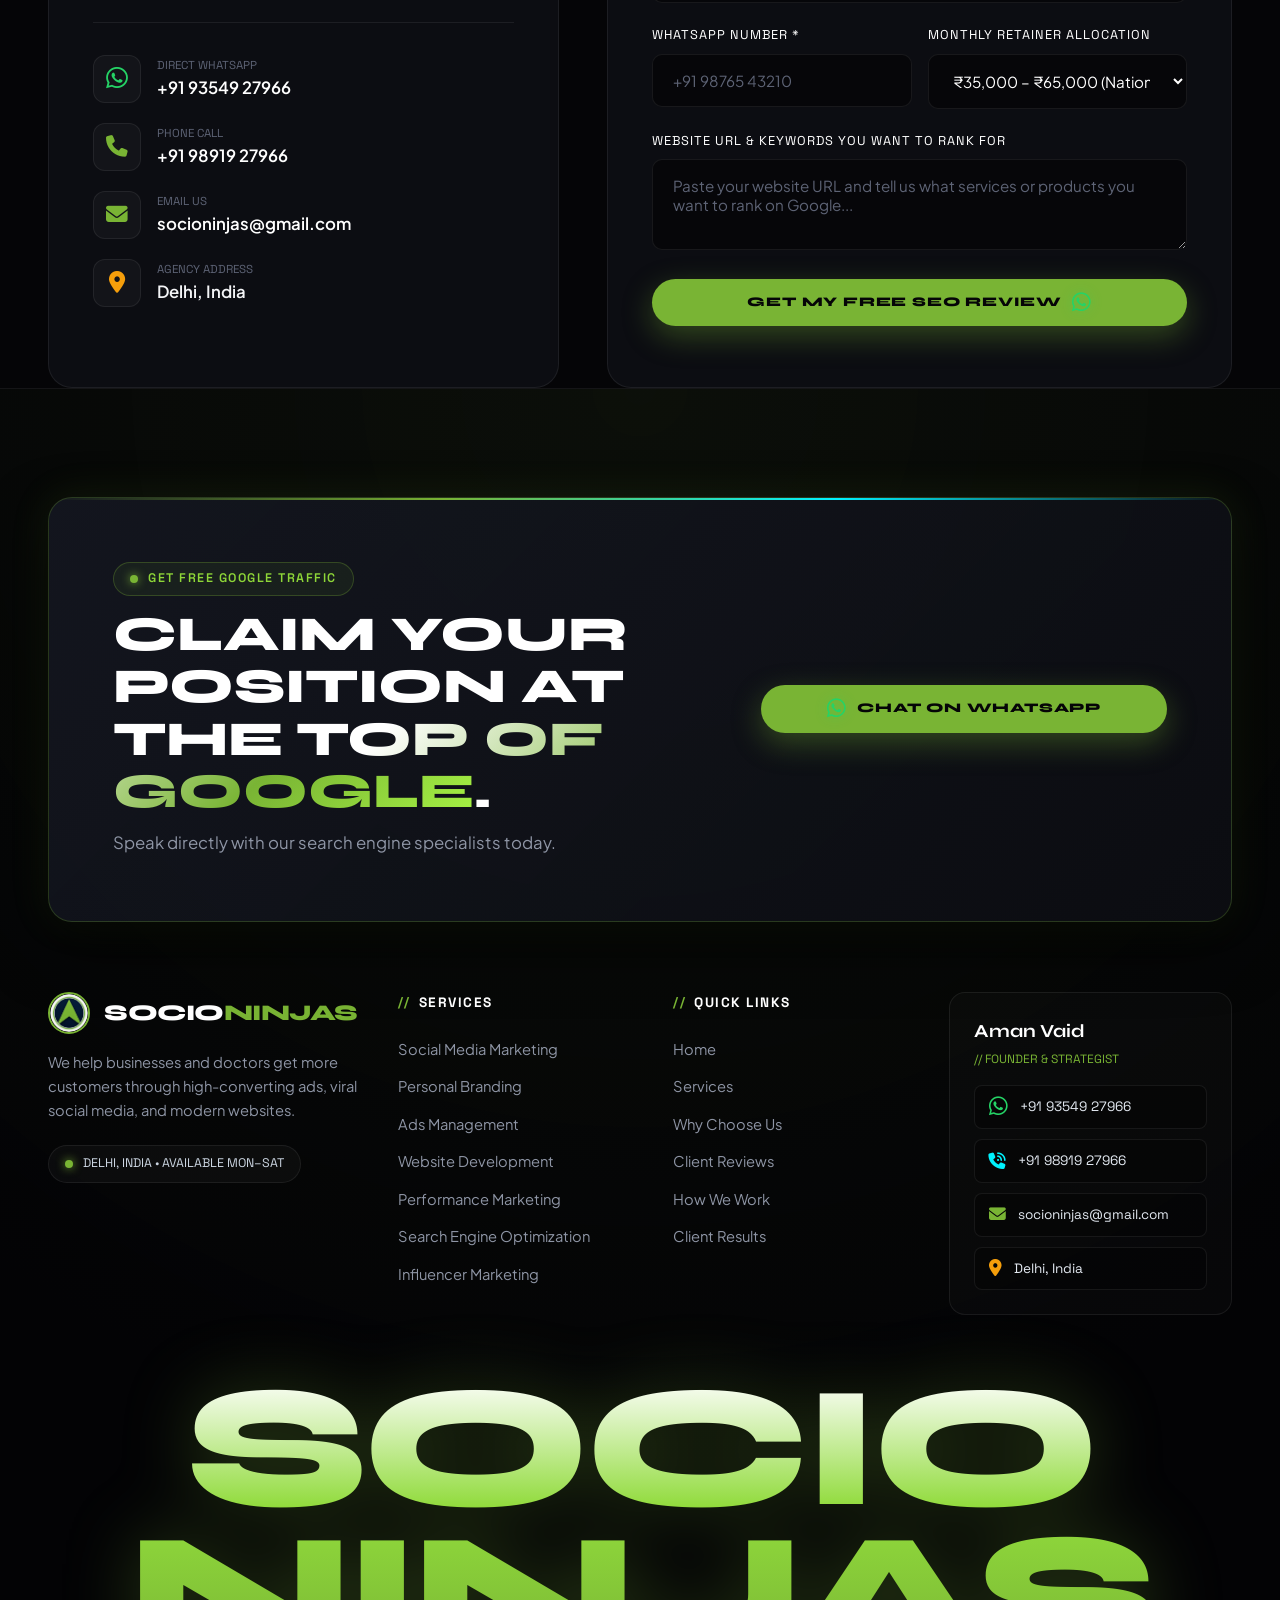
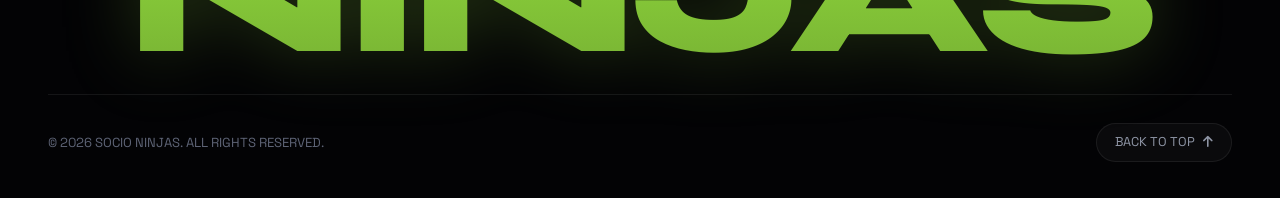
<file: search-engine-optimization.html>
<!DOCTYPE html>
<html lang="en">

<head>
  <meta charset="UTF-8">
  <meta name="viewport" content="width=device-width, initial-scale=1.0">
  <title>SEO Services — Rank #1 on Google & Get Free Customers | Socio Ninjas</title>
  <meta name="description"
    content="Get your website ranked on Google for the exact keywords your customers search for. Ethical, white-hat SEO, technical fixes, and fast organic growth.">
  <link rel="icon" type="image/jpeg" href="assets/images/logo.jpeg">

  <link rel="preconnect" href="https://fonts.googleapis.com">
  <link rel="preconnect" href="https://fonts.gstatic.com" crossorigin>
  <link
    href="https://fonts.googleapis.com/css2?family=Playfair+Display:ital,wght@1,400;1,600&family=Plus+Jakarta+Sans:wght@400;500;600;700;800&family=Space+Grotesk:wght@400;500;600;700&family=Syne:wght@600;700;800;900&display=swap"
    rel="stylesheet">
  <link rel="stylesheet" href="https://cdnjs.cloudflare.com/ajax/libs/font-awesome/6.5.1/css/all.min.css"
    crossorigin="anonymous" referrerpolicy="no-referrer" />
  <link rel="stylesheet" href="styles.css">
  <!-- Meta Pixel Code -->
  <script>
    !function (f, b, e, v, n, t, s) {
      if (f.fbq) return; n = f.fbq = function () {
        n.callMethod ?
        n.callMethod.apply(n, arguments) : n.queue.push(arguments)
      };
      if (!f._fbq) f._fbq = n; n.push = n; n.loaded = !0; n.version = '2.0';
      n.queue = []; t = b.createElement(e); t.async = !0;
      t.src = v; s = b.getElementsByTagName(e)[0];
      s.parentNode.insertBefore(t, s)
    }(window, document, 'script',
      'https://connect.facebook.net/en_US/fbevents.js');
    fbq('init', '2428956397511973');
    fbq('track', 'PageView');
  </script>
  <noscript><img height="1" width="1" style="display:none"
      src="https://www.facebook.com/tr?id=2428956397511973&ev=PageView&noscript=1" /></noscript>
  <!-- End Meta Pixel Code -->
</head>

<body>
  <div class="grain-overlay"></div>
  <div class="custom-cursor"></div>
  <div class="cursor-follower-ring"></div>
  <div class="cursor-tag"></div>

  <!-- Navigation -->
  <header class="agency-navbar">
    <div class="container nav-wrapper">
      <a href="index.html" class="brand-identity">
        <img src="assets/images/logo.jpeg" alt="Socio Ninjas Logo">
        <span class="brand-text-logo">SOCIO<span>NINJAS</span></span>
      </a>

      <ul class="nav-links-menu">
        <li class="nav-item has-dropdown active-nav">
          <a href="index.html#services" class="nav-link-dropdown-toggle">
            <span>Services</span>
            <i class="fas fa-chevron-down nav-dropdown-arrow"></i>
          </a>
          <div class="nav-dropdown-menu">
            <div class="dropdown-header-tag">// OUR SERVICES</div>
            <div class="dropdown-links-grid">
              <a href="ads-management.html" class="dropdown-service-item">
                <div class="dropdown-item-icon"><i class="fas fa-bullseye"></i></div>
                <div class="dropdown-item-info">
                  <span class="dropdown-item-title">Meta & Google Ads</span>
                  <span class="dropdown-item-desc">Profitable ads on Instagram, Facebook & Google</span>
                </div>
              </a>
              <a href="social-media-marketing.html" class="dropdown-service-item">
                <div class="dropdown-item-icon"><i class="fas fa-hashtag"></i></div>
                <div class="dropdown-item-info">
                  <span class="dropdown-item-title">Social Media Marketing</span>
                  <span class="dropdown-item-desc">Viral Reels, organic posts & community growth</span>
                </div>
              </a>
              <a href="influencer-marketing.html" class="dropdown-service-item">
                <div class="dropdown-item-icon"><i class="fas fa-users-viewfinder"></i></div>
                <div class="dropdown-item-info">
                  <span class="dropdown-item-title">Influencer Marketing</span>
                  <span class="dropdown-item-desc">Partner with trusted creators in your niche</span>
                </div>
              </a>
              <a href="website-development.html" class="dropdown-service-item">
                <div class="dropdown-item-icon"><i class="fas fa-laptop-code"></i></div>
                <div class="dropdown-item-info">
                  <span class="dropdown-item-title">Website Development</span>
                  <span class="dropdown-item-desc">Fast, modern websites that convert visitors</span>
                </div>
              </a>
              <a href="performance-marketing.html" class="dropdown-service-item">
                <div class="dropdown-item-icon"><i class="fas fa-chart-line"></i></div>
                <div class="dropdown-item-info">
                  <span class="dropdown-item-title">Performance Marketing</span>
                  <span class="dropdown-item-desc">Track every rupee and grow your sales</span>
                </div>
              </a>
              <a href="personal-branding.html" class="dropdown-service-item">
                <div class="dropdown-item-icon"><i class="fas fa-crown"></i></div>
                <div class="dropdown-item-info">
                  <span class="dropdown-item-title">Personal Branding</span>
                  <span class="dropdown-item-desc">Build authority for founders and professionals</span>
                </div>
              </a>
              <a href="search-engine-optimization.html" class="dropdown-service-item active-page">
                <div class="dropdown-item-icon"><i class="fas fa-magnifying-glass-chart"></i></div>
                <div class="dropdown-item-info">
                  <span class="dropdown-item-title">Search Engine Optimization</span>
                  <span class="dropdown-item-desc">Rank on Google and get free organic leads</span>
                </div>
              </a>
            </div>
            <div class="dropdown-footer-row">
              <a href="index.html#services" class="dropdown-all-link">
                <span>View All Services (Overview)</span>
                <i class="fas fa-arrow-right"></i>
              </a>
            </div>
          </div>
        </li>
        <li class="nav-item"><a href="index.html#why-us">Why Us</a></li>
        <li class="nav-item"><a href="index.html#testimonials">Testimonials</a></li>
        <li class="nav-item"><a href="index.html#methodology">How We Work</a></li>
        <li class="nav-item"><a href="results.html">Results</a></li>
      </ul>

      <div style="display: flex; align-items: center; gap: 14px;">
        <a href="contact.html" class="btn-wa-header">
          <span>Contact Us</span>
          <i class="fas fa-arrow-right"></i>
        </a>
        <button class="mobile-menu-toggle" aria-label="Toggle Navigation">
          <i class="fas fa-bars"></i>
        </button>
      </div>
    </div>
  </header>

  <!-- Service Hero -->
  <section class="hero-stage hero-seo">
    <div class="hero-backdrop-glow"></div>
    <div class="hero-backdrop-glow-cyan"></div>

    <div class="container">
      <div class="status-pill">
        <span class="status-dot"></span>
        <span>SEARCH ENGINE OPTIMIZATION</span>
      </div>

      <h1 class="hero-headline">
        RANK #1 ON GOOGLE & GET <span class="text-gradient-red">FREE CUSTOMERS EVERY DAY</span>.
      </h1>

      <div class="hero-subtext-grid">
        <div>
          <p class="hero-lead-para">
            Rank for buyer keywords. Get <strong>real leads.</strong>
          </p>
        </div>

        <div class="hero-actions-row">
          <a href="#contact" class="btn-magnetic btn-primary-ninja">
            <span>Book Free SEO Audit</span>
            <i class="fas fa-arrow-right"></i>
          </a>
          <a href="https://wa.me/919354927966?text=Hi!%20Let's%20review%20my%20SEO%20and%20Google%20rankings."
            target="_blank" class="btn-magnetic btn-outline-ninja">
            <i class="fab fa-whatsapp"></i>
            <span>Chat on WhatsApp</span>
          </a>
        </div>
      </div>

      <div class="hero-ticker-metrics">
        <div class="metric-node">
          <div class="metric-node-val">250K+</div>
          <div class="metric-node-label">Organic Visitors</div>
        </div>
        <div class="metric-node">
          <div class="metric-node-val">#1 Rank</div>
          <div class="metric-node-label">Buyer Keywords</div>
        </div>
        <div class="metric-node">
          <div class="metric-node-val">300%+</div>
          <div class="metric-node-label">Organic ROI</div>
        </div>
        <div class="metric-node">
          <div class="metric-node-val">100%</div>
          <div class="metric-node-label">White-Hat SEO</div>
        </div>
      </div>
    </div>
  </section>

  <!-- Section 1: SEO Results Visual -->
  <section class="section-padding">
    <div class="container">
      <div class="media-banner-card">
        <div class="media-banner-content">
          <div class="status-pill" style="margin-bottom: 12px;"><span>SEO THAT SELLS</span></div>
          <h3 class="media-banner-title">GET FOUND BY <span class="text-gradient-red">READY BUYERS</span></h3>
          <p class="media-banner-desc">
            We target the keywords people search when they are ready to book or buy.
          </p>
          <div class="media-banner-metrics-mini">
            <div class="mini-stat">
              <span class="stat-number">Top 3</span>
              <span class="stat-lbl">Google Maps</span>
            </div>
            <div class="mini-stat">
              <span class="stat-number">0</span>
              <span class="stat-lbl">Spam Links</span>
            </div>
            <div class="mini-stat">
              <span class="stat-number">3–6 Weeks</span>
              <span class="stat-lbl">First Gains</span>
            </div>
          </div>
        </div>
        <div class="media-banner-image-wrap">
          <img src="assets/images/hero-seo.jpg" alt="Google search rankings growth for Socio Ninjas SEO clients"
            class="media-banner-img" loading="lazy">
          <div class="image-corner-tag">// WHITE-HAT SEO</div>
        </div>
      </div>
    </div>
  </section>

  <!-- Section 2: What We Do (Visual Cards) -->
  <section class="section-padding" style="background: rgba(255, 255, 255, 0.01);">
    <div class="container">
      <div class="section-head">
        <div>
          <div class="status-pill"><span>WHAT WE DO</span></div>
          <h2 class="section-head-title">FROM SEARCH TO <span class="text-gradient-red">SALE</span></h2>
        </div>
      </div>

      <div class="visual-war-room-grid">
        <div class="war-room-media-card">
          <div class="war-room-thumb">
            <img src="assets/images/hero-seo.jpg" alt="Buyer keyword research" loading="lazy">
            <div class="image-corner-tag">// STEP 01</div>
          </div>
          <div class="war-room-card-body">
            <div>
              <div class="war-room-category">RESEARCH</div>
              <h3 class="war-room-title">Buyer Keywords</h3>
              <p class="war-room-desc">Terms your paying customers actually search.</p>
            </div>
          </div>
        </div>

        <div class="war-room-media-card">
          <div class="war-room-thumb">
            <img src="assets/images/cro-landing-page.jpg" alt="Fast, technically fixed website pages" loading="lazy">
            <div class="image-corner-tag">// STEP 02</div>
          </div>
          <div class="war-room-card-body">
            <div>
              <div class="war-room-category">FIX</div>
              <h3 class="war-room-title">Speed &amp; Technical SEO</h3>
              <p class="war-room-desc">Fast pages Google can easily index.</p>
            </div>
          </div>
        </div>

        <div class="war-room-media-card">
          <div class="war-room-thumb">
            <img src="assets/images/google-ads-pmax.jpg" alt="Helpful content and quality backlinks" loading="lazy">
            <div class="image-corner-tag">// STEP 03</div>
          </div>
          <div class="war-room-card-body">
            <div>
              <div class="war-room-category">GROW</div>
              <h3 class="war-room-title">Content &amp; Quality Links</h3>
              <p class="war-room-desc">Helpful guides and links from trusted sites.</p>
            </div>
          </div>
        </div>

        <div class="war-room-media-card">
          <div class="war-room-thumb">
            <img src="assets/images/ads-dashboard.jpg" alt="Live keyword ranking and leads dashboard" loading="lazy">
            <div class="image-corner-tag">// STEP 04</div>
          </div>
          <div class="war-room-card-body">
            <div>
              <div class="war-room-category">TRACK</div>
              <h3 class="war-room-title">Maps &amp; Live Rankings</h3>
              <p class="war-room-desc">Top 3 on Maps, tracked live.</p>
            </div>
          </div>
        </div>
      </div>
    </div>
  </section>

  <!-- Section 3: Comparison -->
  <section class="section-padding">
    <div class="container">
      <div class="section-head">
        <div>
          <div class="status-pill"><span>WHY SOCIO NINJAS</span></div>
          <h2 class="section-head-title">STOP PAYING FOR <span class="text-gradient-red">USELESS TRAFFIC</span></h2>
        </div>
      </div>

      <div class="comparison-grid">
        <div class="comparison-card card-negative">
          <div class="comparison-header">
            <div class="comparison-icon"><i class="fas fa-times-circle"></i></div>
            <div class="comparison-title">Typical Agency</div>
          </div>
          <ul class="comparison-list">
            <li class="comparison-item"><i class="fas fa-times"></i><span>Keywords nobody buys from</span></li>
            <li class="comparison-item"><i class="fas fa-times"></i><span>Cheap, risky spam links</span></li>
            <li class="comparison-item"><i class="fas fa-times"></i><span>Robotic AI blog posts</span></li>
            <li class="comparison-item"><i class="fas fa-times"></i><span>Slow site left unfixed</span></li>
          </ul>
        </div>

        <div class="comparison-card card-positive">
          <div class="comparison-header">
            <div class="comparison-icon"><i class="fas fa-bolt"></i></div>
            <div class="comparison-title">Socio Ninjas</div>
          </div>
          <ul class="comparison-list">
            <li class="comparison-item"><i class="fas fa-check"></i><span>Keywords that bring buyers</span></li>
            <li class="comparison-item"><i class="fas fa-check"></i><span>Links from trusted websites</span></li>
            <li class="comparison-item"><i class="fas fa-check"></i><span>Helpful content for real people</span></li>
            <li class="comparison-item"><i class="fas fa-check"></i><span>Fast, error-free website</span></li>
          </ul>
        </div>
      </div>
    </div>
  </section>

  <!-- Section 4: Process -->
  <section class="section-padding" style="background: rgba(255, 255, 255, 0.015);">
    <div class="container">
      <div class="section-head">
        <div>
          <div class="status-pill"><span>HOW WE WORK</span></div>
          <h2 class="section-head-title">OUR 4-STEP <span class="text-gradient-red">SEO PROCESS</span></h2>
        </div>
      </div>

      <div class="roadmap-timeline-grid">
        <div class="roadmap-card">
          <span class="roadmap-phase-tag">DAYS 1–7</span>
          <h3 class="roadmap-title">Audit &amp; Keywords</h3>
        </div>
        <div class="roadmap-card">
          <span class="roadmap-phase-tag">DAYS 8–14</span>
          <h3 class="roadmap-title">Speed &amp; On-Page Fixes</h3>
        </div>
        <div class="roadmap-card">
          <span class="roadmap-phase-tag">DAYS 15–30</span>
          <h3 class="roadmap-title">Content &amp; Links</h3>
        </div>
        <div class="roadmap-card">
          <span class="roadmap-phase-tag">MONTH 2+</span>
          <h3 class="roadmap-title">Climb to the Top</h3>
        </div>
      </div>
    </div>
  </section>

  <!-- Section 5: FAQ Accordion -->
  <section class="section-padding">
    <div class="container">
      <div class="section-head" style="text-align: center; justify-content: center; flex-direction: column;">
        <div class="status-pill" style="margin: 0 auto 12px;"><span>FAQ</span></div>
        <h2 class="section-head-title">QUICK <span class="text-gradient-red">ANSWERS</span></h2>
      </div>

      <div class="service-faq-container">
        <div class="service-faq-item is-open">
          <button class="faq-header-btn" type="button">
            <span>How soon will we see results?</span>
            <div class="faq-toggle-icon"><i class="fas fa-chevron-down"></i></div>
          </button>
          <div class="faq-content-body">
            Technical and Google Maps gains often show in 3 to 6 weeks. Traffic and inquiries grow strongly in months 2
            to 4.
          </div>
        </div>

        <div class="service-faq-item">
          <button class="faq-header-btn" type="button">
            <span>Will Google updates hurt our rankings?</span>
            <div class="faq-toggle-icon"><i class="fas fa-chevron-down"></i></div>
          </button>
          <div class="faq-content-body">
            No. We use only safe, white-hat methods and helpful content, so rankings stay stable.
          </div>
        </div>

        <div class="service-faq-item">
          <button class="faq-header-btn" type="button">
            <span>Do you make the website fixes?</span>
            <div class="faq-toggle-icon"><i class="fas fa-chevron-down"></i></div>
          </button>
          <div class="faq-content-body">
            Yes. Our in-house developers fix speed, schema and titles with your permission.
          </div>
        </div>

        <div class="service-faq-item">
          <button class="faq-header-btn" type="button">
            <span>How do we know which keywords bring sales?</span>
            <div class="faq-toggle-icon"><i class="fas fa-chevron-down"></i></div>
          </button>
          <div class="faq-content-body">
            We track calls, form fills and purchases in Google Analytics for every search term.
          </div>
        </div>
      </div>
    </div>
  </section>

  <!-- Section 7: Lead Capture Form -->
  <section class="section-padding contact-section" id="contact">
    <div class="container">
      <div class="section-head">
        <div>
          <div class="status-pill"><span>DOMINATE GOOGLE SEARCH</span></div>
          <h2 class="section-head-title">CLAIM YOUR <span class="text-gradient-red">FREE SEO AUDIT</span></h2>
        </div>
        <p class="section-head-desc">
          Get a free review of your site and rankings.
        </p>
      </div>

      <div class="contact-layout-grid">
        <div class="contact-bio-card">
          <div class="contact-founder-header">
            <img src="assets/images/logo.jpeg" alt="Socio Ninjas SEO Team" class="founder-img">
            <div class="founder-meta">
              <h3>Search Strategy Team</h3>
              <p>// SEO & TECHNICAL SPECIALISTS</p>
            </div>
          </div>
          <ul class="contact-endpoints-list">
            <li class="endpoint-item">
              <div class="endpoint-icon"><i class="fab fa-whatsapp"></i></div>
              <div class="endpoint-meta">
                <div class="label">Direct WhatsApp</div>
                <a href="https://wa.me/919354927966" target="_blank" class="value">+91 93549 27966</a>
              </div>
            </li>
            <li class="endpoint-item">
              <div class="endpoint-icon"><i class="fas fa-phone"></i></div>
              <div class="endpoint-meta">
                <div class="label">Phone Call</div>
                <a href="tel:+919891927966" class="value">+91 98919 27966</a>
              </div>
            </li>
            <li class="endpoint-item">
              <div class="endpoint-icon"><i class="fas fa-envelope"></i></div>
              <div class="endpoint-meta">
                <div class="label">Email Us</div>
                <a href="mailto:socioninjas@gmail.com" class="value">socioninjas@gmail.com</a>
              </div>
            </li>
            <li class="endpoint-item">
              <div class="endpoint-icon"><i class="fas fa-map-marker-alt" style="color: #f59e0b;"></i></div>
              <div class="endpoint-meta">
                <div class="label">Agency Address</div>
                <span class="value" style="color: var(--c-text-main);">Delhi, India</span>
              </div>
            </li>
          </ul>
        </div>

        <div class="contact-form-panel">
          <form id="agency-contact-form" action="mail1.php" method="POST">
            <!-- Spam honeypot: hidden from humans, bots fill it -->
            <div aria-hidden="true" style="position:absolute; left:-9999px; width:1px; height:1px; overflow:hidden;">
              <label for="company_website">Leave this field empty</label>
              <input type="text" id="company_website" name="company_website" tabindex="-1" autocomplete="off" value="">
            </div>
            <input type="hidden" id="client-service" name="service" value="Search Engine Optimization">
            <div class="form-group-item">
              <label class="form-input-label" for="client-name">Your Full Name *</label>
              <input type="text" id="client-name" name="name" class="agency-input" placeholder="e.g. Sameer Kapoor"
                required>
            </div>
            <div style="display: grid; grid-template-columns: 1fr 1fr; gap: 16px;">
              <div class="form-group-item">
                <label class="form-input-label" for="client-phone">WhatsApp Number *</label>
                <input type="tel" id="client-phone" name="phone" class="agency-input" placeholder="+91 98765 43210"
                  required>
              </div>
              <div class="form-group-item">
                <label class="form-input-label" for="client-budget">Monthly Retainer Allocation</label>
                <select id="client-budget" name="budget" class="agency-input">
                  <option value="₹15,000 – ₹25,000">₹15,000 – ₹25,000 (Starter / Local SEO)</option>
                  <option value="₹20,000 – ₹35,000">₹20,000 – ₹35,000 (Local SEO / Clinic)</option>
                  <option value="₹35,000 – ₹65,000" selected>₹35,000 – ₹65,000 (National / E-Commerce)</option>
                  <option value="₹65,000 – ₹1,20,000">₹65,000 – ₹1,20,000 (Aggressive Growth)</option>
                  <option value="₹1,20,000+">₹1,20,000+ (Enterprise Industry Leader)</option>
                </select>
              </div>
            </div>
            <div class="form-group-item">
              <label class="form-input-label" for="client-notes">Website URL & Keywords You Want to Rank For</label>
              <textarea id="client-notes" name="notes" class="agency-input" rows="3"
                placeholder="Paste your website URL and tell us what services or products you want to rank on Google..."></textarea>
            </div>
            <button type="submit" class="btn-magnetic btn-primary-ninja" style="width: 100%;">
              <span>Get My Free SEO Review</span>
              <i class="fab fa-whatsapp"></i>
            </button>
          </form>
        </div>
      </div>
    </div>
  </section>

  <!-- Footer -->
  <footer class="agency-footer">
    <div class="container">
      <div class="footer-cta-banner">
        <div>
          <div class="status-pill" style="margin-bottom: 12px;">
            <span class="status-dot"></span>
            <span>GET FREE GOOGLE TRAFFIC</span>
          </div>
          <h2 class="footer-cta-title">CLAIM YOUR POSITION AT THE <span class="text-gradient-red">TOP OF GOOGLE</span>.
          </h2>
          <p class="footer-cta-desc">Speak directly with our search engine specialists today.</p>
        </div>
        <div class="footer-cta-actions">
          <a href="https://wa.me/919354927966?text=Hi!%20I'm%20ready%20to%20rank%20on%20Google%20with%20Socio%20Ninjas."
            target="_blank" class="btn-magnetic btn-primary-ninja" style="width: 100%; text-align: center;">
            <i class="fab fa-whatsapp"></i>
            <span>Chat on WhatsApp</span>
          </a>
        </div>
      </div>

      <div class="footer-main-grid">
        <div class="footer-brand-col">
          <a href="index.html" class="brand-identity" style="margin-bottom: 16px;">
            <img src="assets/images/logo.jpeg" alt="Socio Ninjas">
            <span class="brand-text-logo">SOCIO<span>NINJAS</span></span>
          </a>
          <p>We help businesses and doctors get more customers through high-converting ads, viral social media, and
            modern websites.</p>
          <div class="footer-live-status">
            <span class="footer-live-dot"></span>
            <span>DELHI, INDIA • AVAILABLE MON–SAT</span>
          </div>
        </div>

        <div class="footer-nav-col">
          <h4>Services</h4>
          <ul>
            <li><a href="social-media-marketing.html">Social Media Marketing</a></li>
            <li><a href="personal-branding.html">Personal Branding</a></li>
            <li><a href="ads-management.html">Ads Management</a></li>
            <li><a href="website-development.html">Website Development</a></li>
            <li><a href="performance-marketing.html">Performance Marketing</a></li>
            <li><a href="search-engine-optimization.html">Search Engine Optimization</a></li>
            <li><a href="influencer-marketing.html">Influencer Marketing</a></li>
          </ul>
        </div>

        <div class="footer-nav-col">
          <h4>Quick Links</h4>
          <ul>
            <li><a href="index.html">Home</a></li>
            <li><a href="index.html#services">Services</a></li>
            <li><a href="index.html#why-us">Why Choose Us</a></li>
            <li><a href="index.html#testimonials">Client Reviews</a></li>
            <li><a href="index.html#methodology">How We Work</a></li>
            <li><a href="results.html">Client Results</a></li>
          </ul>
        </div>

        <div>
          <div class="footer-contact-card">
            <h5>Aman Vaid</h5>
            <span class="founder-tag">// FOUNDER & STRATEGIST</span>
            <div class="footer-contact-links">
              <a href="https://wa.me/919354927966" target="_blank" class="footer-contact-link-item">
                <i class="fab fa-whatsapp" style="color: #25d366;"></i>
                <span>+91 93549 27966</span>
              </a>
              <a href="tel:+919891927966" class="footer-contact-link-item">
                <i class="fas fa-phone-volume" style="color: var(--c-cyan);"></i>
                <span>+91 98919 27966</span>
              </a>
              <a href="mailto:socioninjas@gmail.com" class="footer-contact-link-item">
                <i class="fas fa-envelope" style="color: var(--c-brand);"></i>
                <span>socioninjas@gmail.com</span>
              </a>
              <div class="footer-contact-link-item" style="cursor: default;">
                <i class="fas fa-map-marker-alt" style="color: #f59e0b;"></i>
                <span>Delhi, India</span>
              </div>
            </div>
          </div>
        </div>
      </div>

      <div class="footer-giant-watermark">SOCIO NINJAS</div>

      <div class="footer-bottom-bar">
        <div>© 2026 SOCIO NINJAS. ALL RIGHTS RESERVED.</div>
        <a href="#hero" class="back-to-top-btn"><span>BACK TO TOP</span><i class="fas fa-arrow-up"></i></a>
      </div>
    </div>
  </footer>

  <a href="https://wa.me/919354927966?text=Hi!%20I'm%20interested%20in%20SEO%20Services." target="_blank"
    class="floating-wa-pill">
    <i class="fab fa-whatsapp"></i>
    <span>Chat with Us</span>
  </a>

  <script src="script.js"></script>
</body>

</html>
</file>
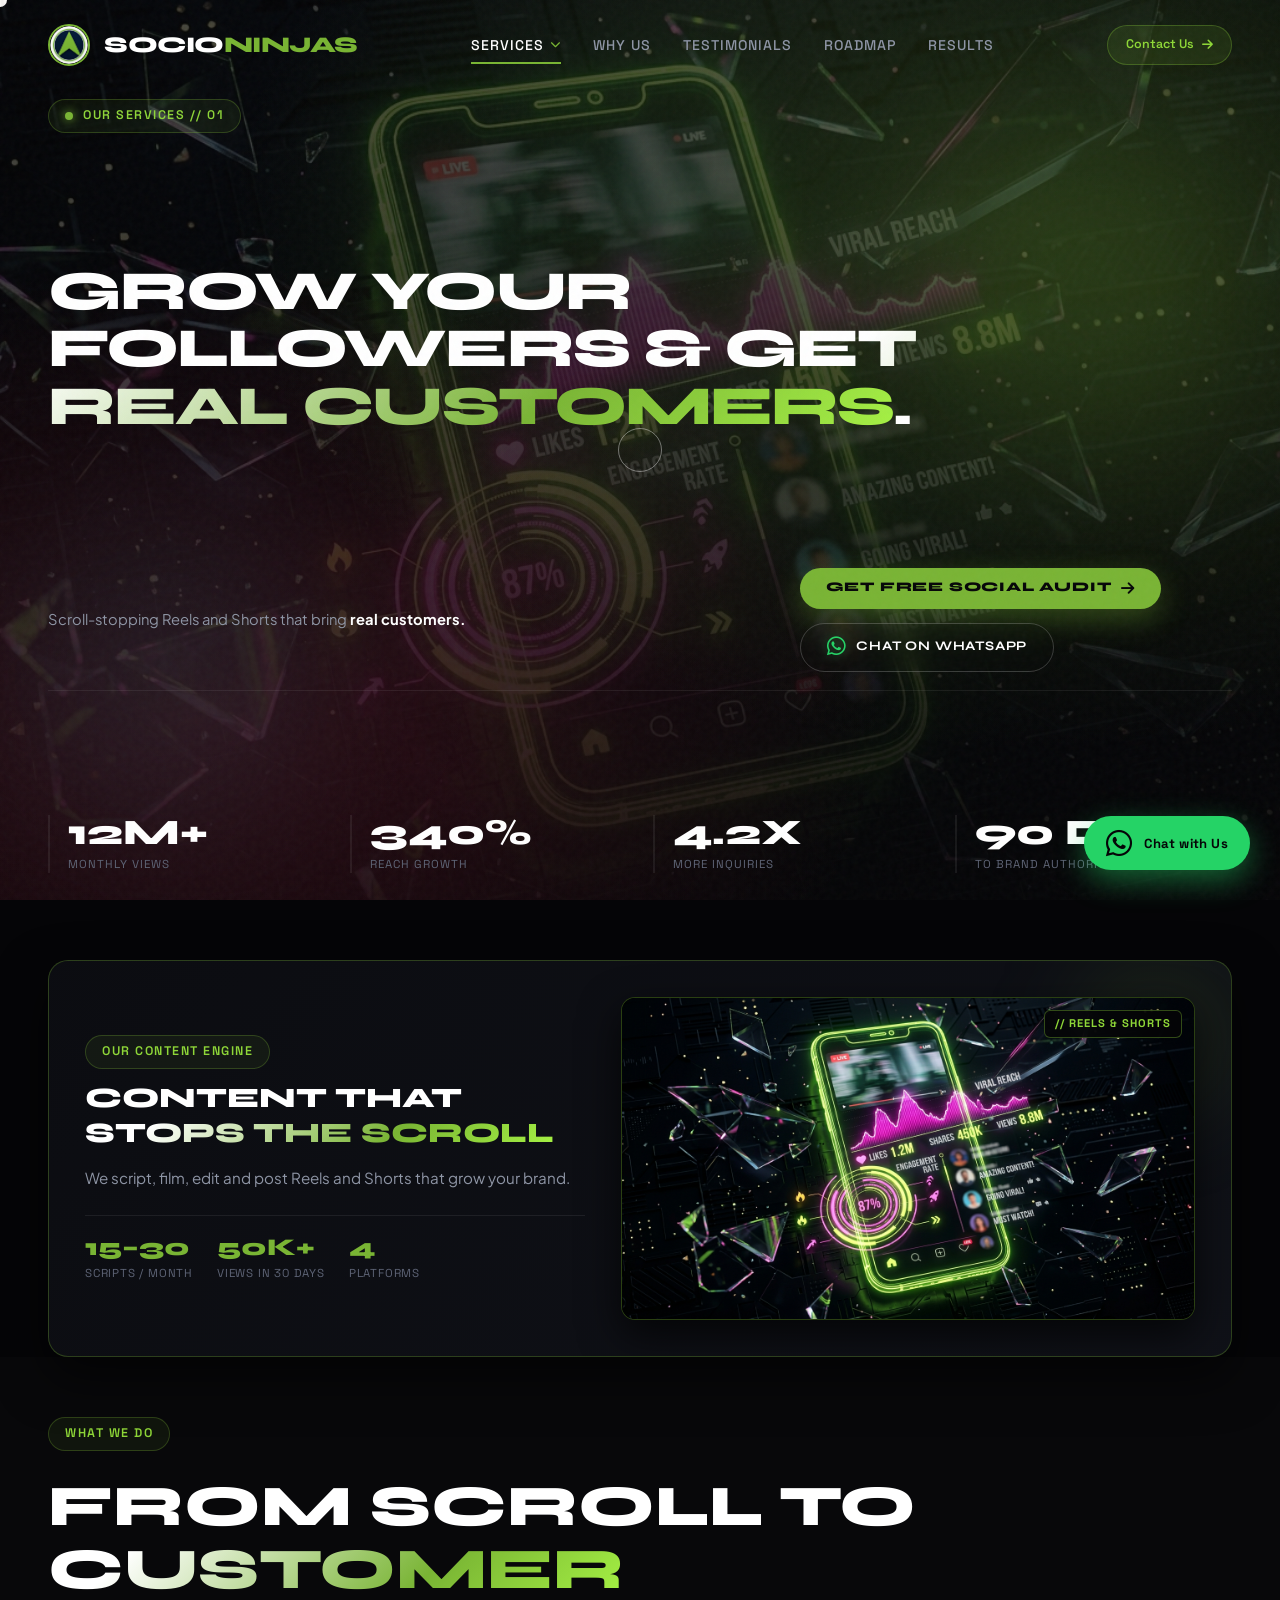
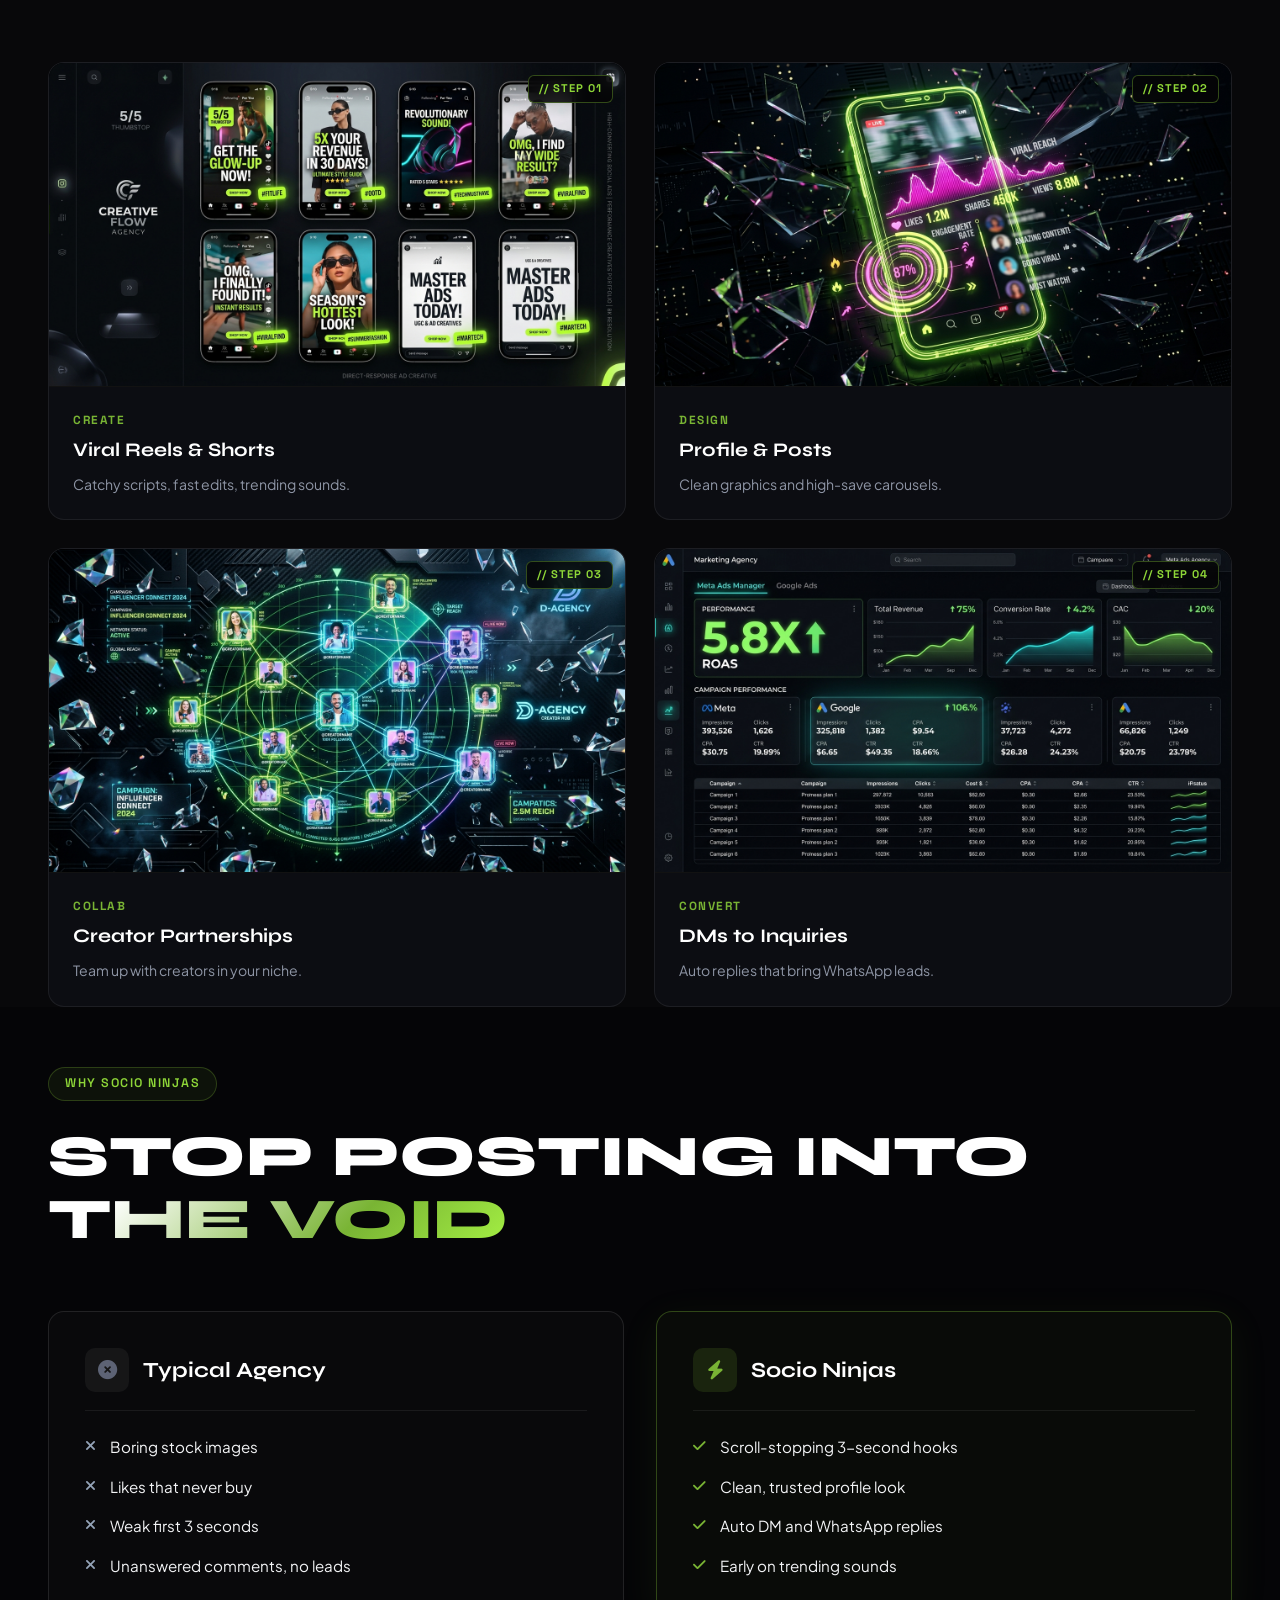
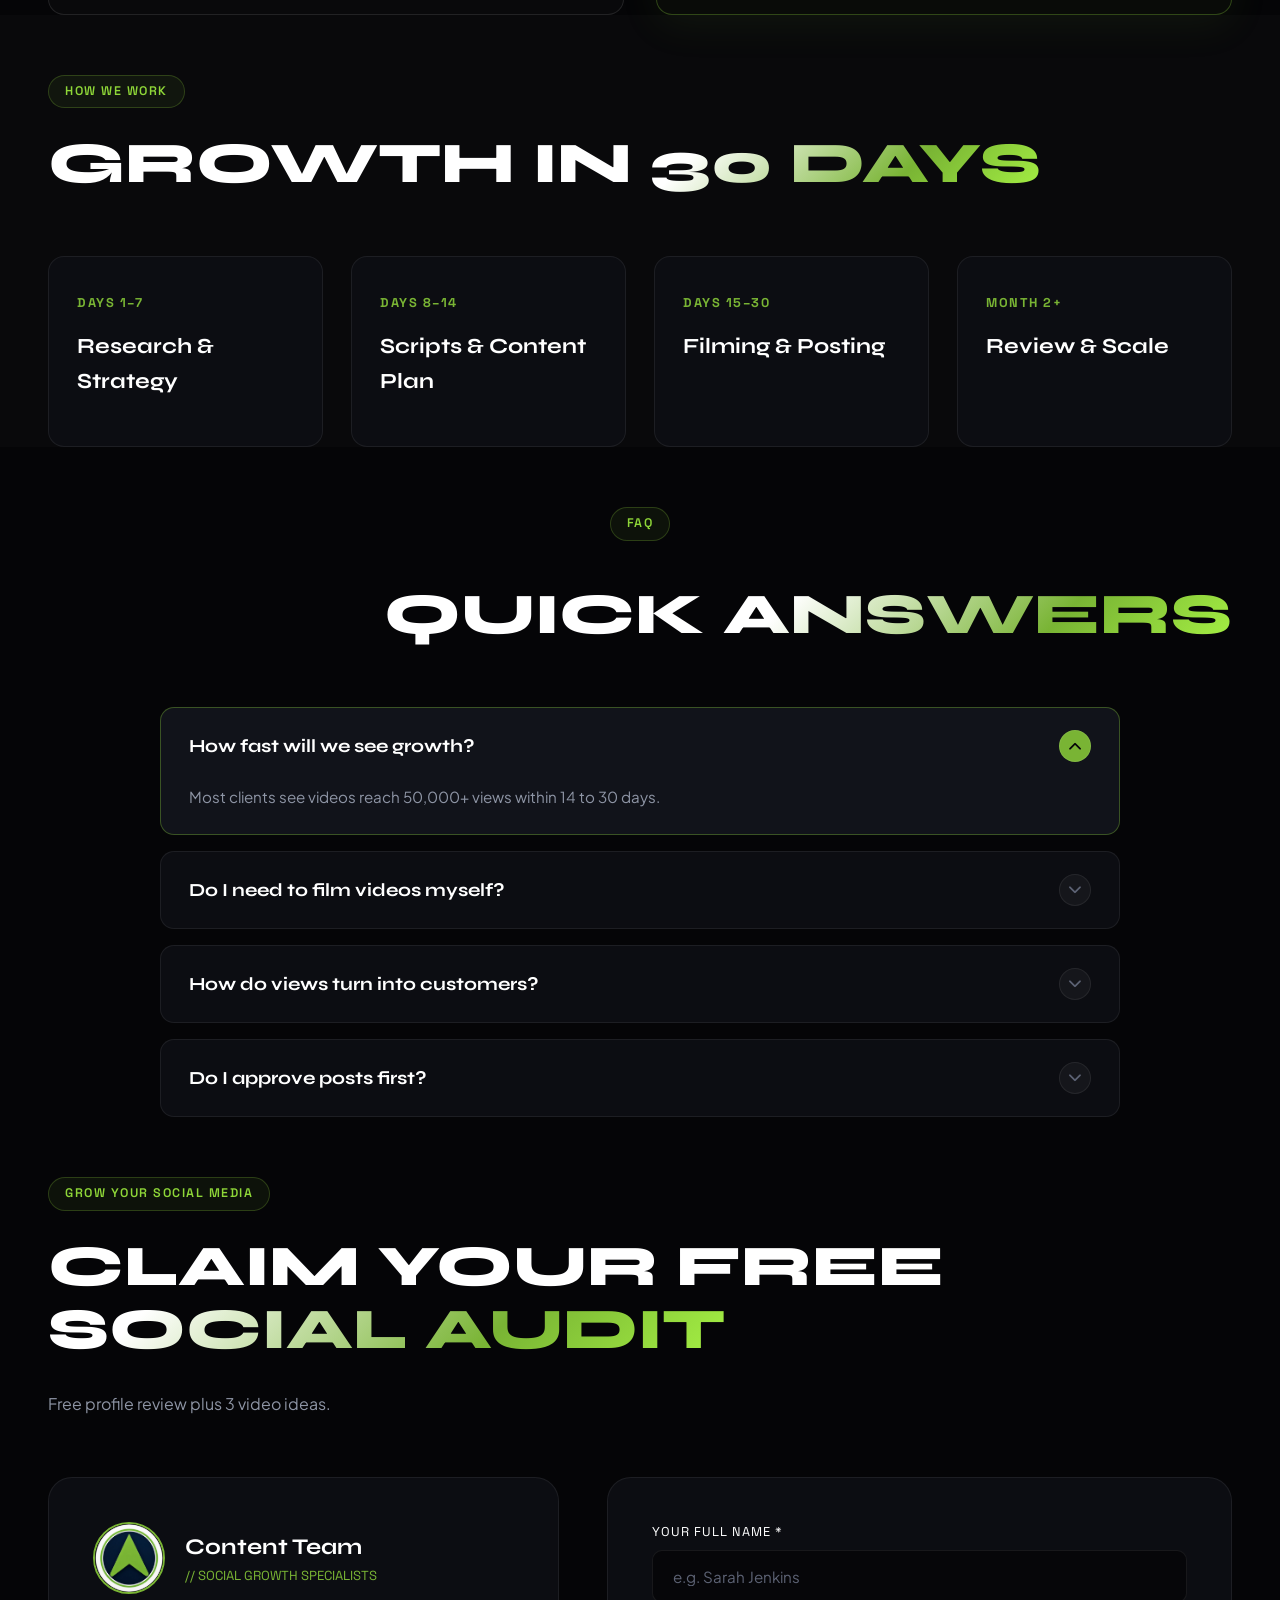
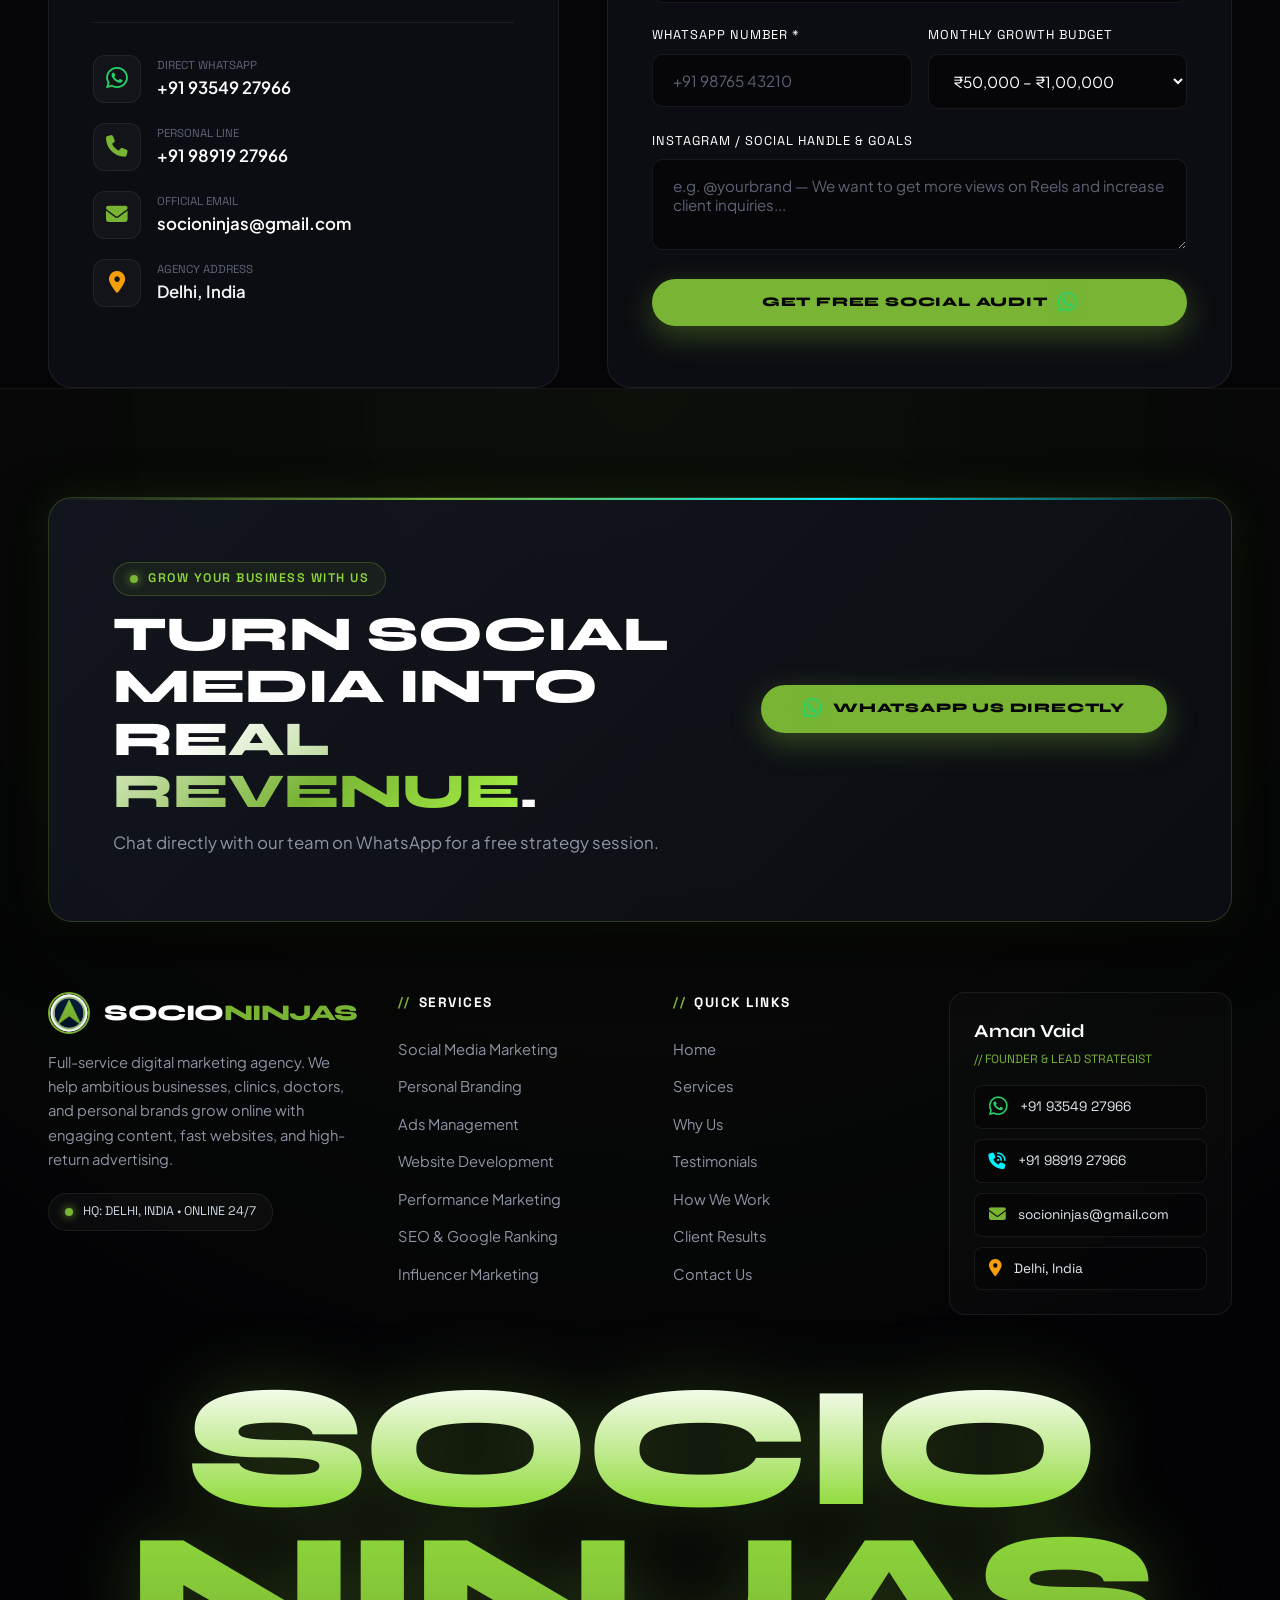
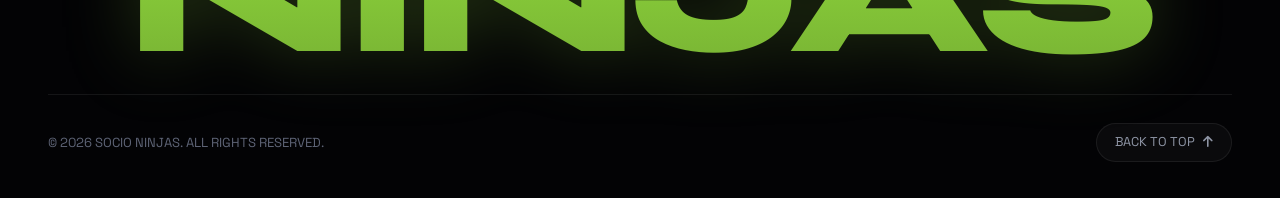
<file: social-media-marketing.html>
<!DOCTYPE html>
<html lang="en">

<head>
  <meta charset="UTF-8">
  <meta name="viewport" content="width=device-width, initial-scale=1.0">
  <title>Social Media Marketing — Grow Followers &amp; Sales | Socio Ninjas</title>
  <meta name="description"
    content="Engaging Reels, YouTube Shorts, social media growth, and content creation that turns followers into paying customers.">
  <link rel="icon" type="image/jpeg" href="assets/images/logo.jpeg">

  <link rel="preconnect" href="https://fonts.googleapis.com">
  <link rel="preconnect" href="https://fonts.gstatic.com" crossorigin>
  <link
    href="https://fonts.googleapis.com/css2?family=Playfair+Display:ital,wght@1,400;1,600&family=Plus+Jakarta+Sans:wght@400;500;600;700;800&family=Space+Grotesk:wght@400;500;600;700&family=Syne:wght@600;700;800;900&display=swap"
    rel="stylesheet">
  <link rel="stylesheet" href="https://cdnjs.cloudflare.com/ajax/libs/font-awesome/6.5.1/css/all.min.css"
    crossorigin="anonymous" referrerpolicy="no-referrer" />
  <link rel="stylesheet" href="styles.css">
  <!-- Meta Pixel Code -->
  <script>
    !function (f, b, e, v, n, t, s) {
      if (f.fbq) return; n = f.fbq = function () {
        n.callMethod ?
        n.callMethod.apply(n, arguments) : n.queue.push(arguments)
      };
      if (!f._fbq) f._fbq = n; n.push = n; n.loaded = !0; n.version = '2.0';
      n.queue = []; t = b.createElement(e); t.async = !0;
      t.src = v; s = b.getElementsByTagName(e)[0];
      s.parentNode.insertBefore(t, s)
    }(window, document, 'script',
      'https://connect.facebook.net/en_US/fbevents.js');
    fbq('init', '2428956397511973');
    fbq('track', 'PageView');
  </script>
  <noscript><img height="1" width="1" style="display:none"
      src="https://www.facebook.com/tr?id=2428956397511973&ev=PageView&noscript=1" /></noscript>
  <!-- End Meta Pixel Code -->
</head>

<body>
  <div class="grain-overlay"></div>
  <div class="custom-cursor"></div>
  <div class="cursor-follower-ring"></div>
  <div class="cursor-tag"></div>

  <!-- Navigation -->
  <header class="agency-navbar">
    <div class="container nav-wrapper">
      <a href="index.html" class="brand-identity">
        <img src="assets/images/logo.jpeg" alt="Socio Ninjas Logo">
        <span class="brand-text-logo">SOCIO<span>NINJAS</span></span>
      </a>

      <ul class="nav-links-menu">
        <li class="nav-item has-dropdown active-nav">
          <a href="index.html#services" class="nav-link-dropdown-toggle">
            <span>Services</span>
            <i class="fas fa-chevron-down nav-dropdown-arrow"></i>
          </a>
          <div class="nav-dropdown-menu">
            <div class="dropdown-header-tag">// OUR SERVICES</div>
            <div class="dropdown-links-grid">
              <a href="ads-management.html" class="dropdown-service-item">
                <div class="dropdown-item-icon"><i class="fas fa-bullseye"></i></div>
                <div class="dropdown-item-info">
                  <span class="dropdown-item-title">Meta &amp; Google Ads</span>
                  <span class="dropdown-item-desc">Targeted ads that bring paying customers</span>
                </div>
              </a>
              <a href="social-media-marketing.html" class="dropdown-service-item active-page">
                <div class="dropdown-item-icon"><i class="fas fa-hashtag"></i></div>
                <div class="dropdown-item-info">
                  <span class="dropdown-item-title">Social Media Marketing</span>
                  <span class="dropdown-item-desc">Engaging Reels, Shorts &amp; social growth</span>
                </div>
              </a>
              <a href="influencer-marketing.html" class="dropdown-service-item">
                <div class="dropdown-item-icon"><i class="fas fa-users-viewfinder"></i></div>
                <div class="dropdown-item-info">
                  <span class="dropdown-item-title">Influencer Marketing</span>
                  <span class="dropdown-item-desc">Trusted creator &amp; influencer partnerships</span>
                </div>
              </a>
              <a href="website-development.html" class="dropdown-service-item">
                <div class="dropdown-item-icon"><i class="fas fa-laptop-code"></i></div>
                <div class="dropdown-item-info">
                  <span class="dropdown-item-title">Website Development</span>
                  <span class="dropdown-item-desc">Fast, modern websites that convert visitors</span>
                </div>
              </a>
              <a href="performance-marketing.html" class="dropdown-service-item">
                <div class="dropdown-item-icon"><i class="fas fa-chart-line"></i></div>
                <div class="dropdown-item-info">
                  <span class="dropdown-item-title">Performance Marketing</span>
                  <span class="dropdown-item-desc">Data-driven marketing to maximize profits</span>
                </div>
              </a>
              <a href="personal-branding.html" class="dropdown-service-item">
                <div class="dropdown-item-icon"><i class="fas fa-crown"></i></div>
                <div class="dropdown-item-info">
                  <span class="dropdown-item-title">Personal Branding</span>
                  <span class="dropdown-item-desc">Build authority for founders &amp; doctors</span>
                </div>
              </a>
              <a href="search-engine-optimization.html" class="dropdown-service-item">
                <div class="dropdown-item-icon"><i class="fas fa-magnifying-glass-chart"></i></div>
                <div class="dropdown-item-info">
                  <span class="dropdown-item-title">Search Engine Optimization</span>
                  <span class="dropdown-item-desc">Rank on page 1 of Google search</span>
                </div>
              </a>
            </div>
            <div class="dropdown-footer-row">
              <a href="index.html#services" class="dropdown-all-link">
                <span>View All Services Overview</span>
                <i class="fas fa-arrow-right"></i>
              </a>
            </div>
          </div>
        </li>
        <li class="nav-item"><a href="index.html#why-us">Why Us</a></li>
        <li class="nav-item"><a href="index.html#testimonials">Testimonials</a></li>
        <li class="nav-item"><a href="index.html#methodology">Roadmap</a></li>
        <li class="nav-item"><a href="results.html">Results</a></li>
      </ul>

      <div style="display: flex; align-items: center; gap: 14px;">
        <a href="contact.html" class="btn-wa-header">
          <span>Contact Us</span>
          <i class="fas fa-arrow-right"></i>
        </a>
        <button class="mobile-menu-toggle" aria-label="Toggle Navigation">
          <i class="fas fa-bars"></i>
        </button>
      </div>
    </div>
  </header>

  <!-- Service Hero -->
  <section class="hero-stage hero-smm">
    <div class="hero-backdrop-glow"></div>
    <div class="hero-backdrop-glow-cyan"></div>

    <div class="container">
      <div class="status-pill">
        <span class="status-dot"></span>
        <span>OUR SERVICES // 01</span>
      </div>

      <h1 class="hero-headline">
        GROW YOUR FOLLOWERS &amp; <span class="text-gradient-red">GET REAL CUSTOMERS</span>.
      </h1>

      <div class="hero-subtext-grid">
        <div>
          <p class="hero-lead-para">
            Scroll-stopping Reels and Shorts that bring <strong>real customers.</strong>
          </p>
        </div>

        <div class="hero-actions-row">
          <a href="#contact" class="btn-magnetic btn-primary-ninja">
            <span>Get Free Social Audit</span>
            <i class="fas fa-arrow-right"></i>
          </a>
          <a href="https://wa.me/919354927966?text=Hi!%20Let's%20discuss%20a%20viral%20Reels%20strategy%20for%20my%20brand."
            target="_blank" class="btn-magnetic btn-outline-ninja">
            <i class="fab fa-whatsapp"></i>
            <span>Chat on WhatsApp</span>
          </a>
        </div>
      </div>

      <div class="hero-ticker-metrics">
        <div class="metric-node">
          <div class="metric-node-val">12M+</div>
          <div class="metric-node-label">Monthly Views</div>
        </div>
        <div class="metric-node">
          <div class="metric-node-val">340%</div>
          <div class="metric-node-label">Reach Growth</div>
        </div>
        <div class="metric-node">
          <div class="metric-node-val">4.2X</div>
          <div class="metric-node-label">More Inquiries</div>
        </div>
        <div class="metric-node">
          <div class="metric-node-val">90 Days</div>
          <div class="metric-node-label">To Brand Authority</div>
        </div>
      </div>
    </div>
  </section>

  <!-- Section 1: Visual Banner -->
  <section class="section-padding">
    <div class="container">
      <div class="media-banner-card">
        <div class="media-banner-content">
          <div class="status-pill" style="margin-bottom: 12px;"><span>OUR CONTENT ENGINE</span></div>
          <h3 class="media-banner-title">CONTENT THAT <span class="text-gradient-red">STOPS THE SCROLL</span></h3>
          <p class="media-banner-desc">
            We script, film, edit and post Reels and Shorts that grow your brand.
          </p>
          <div class="media-banner-metrics-mini">
            <div class="mini-stat">
              <span class="stat-number">15–30</span>
              <span class="stat-lbl">Scripts / Month</span>
            </div>
            <div class="mini-stat">
              <span class="stat-number">50K+</span>
              <span class="stat-lbl">Views in 30 Days</span>
            </div>
            <div class="mini-stat">
              <span class="stat-number">4</span>
              <span class="stat-lbl">Platforms</span>
            </div>
          </div>
        </div>
        <div class="media-banner-image-wrap">
          <img src="assets/images/hero-smm.jpg" alt="Socio Ninjas social media content" class="media-banner-img"
            loading="lazy">
          <div class="image-corner-tag">// REELS &amp; SHORTS</div>
        </div>
      </div>
    </div>
  </section>

  <!-- Section 2: What We Do (Visual Cards) -->
  <section class="section-padding" style="background: rgba(255, 255, 255, 0.01);">
    <div class="container">
      <div class="section-head">
        <div>
          <div class="status-pill"><span>WHAT WE DO</span></div>
          <h2 class="section-head-title">FROM SCROLL TO <span class="text-gradient-red">CUSTOMER</span></h2>
        </div>
      </div>

      <div class="visual-war-room-grid">
        <div class="war-room-media-card">
          <div class="war-room-thumb">
            <img src="assets/images/ad-creatives-showcase.jpg" alt="Reels and Shorts content" loading="lazy">
            <div class="image-corner-tag">// STEP 01</div>
          </div>
          <div class="war-room-card-body">
            <div>
              <div class="war-room-category">CREATE</div>
              <h3 class="war-room-title">Viral Reels &amp; Shorts</h3>
              <p class="war-room-desc">Catchy scripts, fast edits, trending sounds.</p>
            </div>
          </div>
        </div>

        <div class="war-room-media-card">
          <div class="war-room-thumb">
            <img src="assets/images/hero-smm.jpg" alt="Branded profile and posts" loading="lazy">
            <div class="image-corner-tag">// STEP 02</div>
          </div>
          <div class="war-room-card-body">
            <div>
              <div class="war-room-category">DESIGN</div>
              <h3 class="war-room-title">Profile &amp; Posts</h3>
              <p class="war-room-desc">Clean graphics and high-save carousels.</p>
            </div>
          </div>
        </div>

        <div class="war-room-media-card">
          <div class="war-room-thumb">
            <img src="assets/images/hero-influencer.jpg" alt="Creator collaborations" loading="lazy">
            <div class="image-corner-tag">// STEP 03</div>
          </div>
          <div class="war-room-card-body">
            <div>
              <div class="war-room-category">COLLAB</div>
              <h3 class="war-room-title">Creator Partnerships</h3>
              <p class="war-room-desc">Team up with creators in your niche.</p>
            </div>
          </div>
        </div>

        <div class="war-room-media-card">
          <div class="war-room-thumb">
            <img src="assets/images/ads-dashboard.jpg" alt="Inquiry and growth reports" loading="lazy">
            <div class="image-corner-tag">// STEP 04</div>
          </div>
          <div class="war-room-card-body">
            <div>
              <div class="war-room-category">CONVERT</div>
              <h3 class="war-room-title">DMs to Inquiries</h3>
              <p class="war-room-desc">Auto replies that bring WhatsApp leads.</p>
            </div>
          </div>
        </div>
      </div>
    </div>
  </section>

  <!-- Section 3: Comparison -->
  <section class="section-padding">
    <div class="container">
      <div class="section-head">
        <div>
          <div class="status-pill"><span>WHY SOCIO NINJAS</span></div>
          <h2 class="section-head-title">STOP POSTING INTO <span class="text-gradient-red">THE VOID</span></h2>
        </div>
      </div>

      <div class="comparison-grid">
        <div class="comparison-card card-negative">
          <div class="comparison-header">
            <div class="comparison-icon"><i class="fas fa-times-circle"></i></div>
            <div class="comparison-title">Typical Agency</div>
          </div>
          <ul class="comparison-list">
            <li class="comparison-item"><i class="fas fa-times"></i><span>Boring stock images</span></li>
            <li class="comparison-item"><i class="fas fa-times"></i><span>Likes that never buy</span></li>
            <li class="comparison-item"><i class="fas fa-times"></i><span>Weak first 3 seconds</span></li>
            <li class="comparison-item"><i class="fas fa-times"></i><span>Unanswered comments, no leads</span></li>
          </ul>
        </div>

        <div class="comparison-card card-positive">
          <div class="comparison-header">
            <div class="comparison-icon"><i class="fas fa-bolt"></i></div>
            <div class="comparison-title">Socio Ninjas</div>
          </div>
          <ul class="comparison-list">
            <li class="comparison-item"><i class="fas fa-check"></i><span>Scroll-stopping 3-second hooks</span></li>
            <li class="comparison-item"><i class="fas fa-check"></i><span>Clean, trusted profile look</span></li>
            <li class="comparison-item"><i class="fas fa-check"></i><span>Auto DM and WhatsApp replies</span></li>
            <li class="comparison-item"><i class="fas fa-check"></i><span>Early on trending sounds</span></li>
          </ul>
        </div>
      </div>
    </div>
  </section>

  <!-- Section 4: Process -->
  <section class="section-padding" style="background: rgba(255, 255, 255, 0.015);">
    <div class="container">
      <div class="section-head">
        <div>
          <div class="status-pill"><span>HOW WE WORK</span></div>
          <h2 class="section-head-title">GROWTH IN <span class="text-gradient-red">30 DAYS</span></h2>
        </div>
      </div>

      <div class="roadmap-timeline-grid">
        <div class="roadmap-card">
          <span class="roadmap-phase-tag">DAYS 1–7</span>
          <h3 class="roadmap-title">Research &amp; Strategy</h3>
        </div>
        <div class="roadmap-card">
          <span class="roadmap-phase-tag">DAYS 8–14</span>
          <h3 class="roadmap-title">Scripts &amp; Content Plan</h3>
        </div>
        <div class="roadmap-card">
          <span class="roadmap-phase-tag">DAYS 15–30</span>
          <h3 class="roadmap-title">Filming &amp; Posting</h3>
        </div>
        <div class="roadmap-card">
          <span class="roadmap-phase-tag">MONTH 2+</span>
          <h3 class="roadmap-title">Review &amp; Scale</h3>
        </div>
      </div>
    </div>
  </section>

  <!-- Section 5: FAQ Accordion -->
  <section class="section-padding">
    <div class="container">
      <div class="section-head" style="text-align: center; justify-content: center; flex-direction: column;">
        <div class="status-pill" style="margin: 0 auto 12px;"><span>FAQ</span></div>
        <h2 class="section-head-title">QUICK <span class="text-gradient-red">ANSWERS</span></h2>
      </div>

      <div class="service-faq-container">
        <div class="service-faq-item is-open">
          <button class="faq-header-btn" type="button">
            <span>How fast will we see growth?</span>
            <div class="faq-toggle-icon"><i class="fas fa-chevron-down"></i></div>
          </button>
          <div class="faq-content-body">
            Most clients see videos reach 50,000+ views within 14 to 30 days.
          </div>
        </div>

        <div class="service-faq-item">
          <button class="faq-header-btn" type="button">
            <span>Do I need to film videos myself?</span>
            <div class="faq-toggle-icon"><i class="fas fa-chevron-down"></i></div>
          </button>
          <div class="faq-content-body">
            We give you word-for-word scripts, so you can film a month of videos in 60 minutes. For brands, we can also
            make videos in-house.
          </div>
        </div>

        <div class="service-faq-item">
          <button class="faq-header-btn" type="button">
            <span>How do views turn into customers?</span>
            <div class="faq-toggle-icon"><i class="fas fa-chevron-down"></i></div>
          </button>
          <div class="faq-content-body">
            Every video has a clear call to action. Automated replies take viewers straight to your DMs or WhatsApp.
          </div>
        </div>

        <div class="service-faq-item">
          <button class="faq-header-btn" type="button">
            <span>Do I approve posts first?</span>
            <div class="faq-toggle-icon"><i class="fas fa-chevron-down"></i></div>
          </button>
          <div class="faq-content-body">
            Yes. Nothing goes live without your sign-off.
          </div>
        </div>
      </div>
    </div>
  </section>

  <!-- Section 7: Lead Capture Form -->
  <section class="section-padding contact-section" id="contact">
    <div class="container">
      <div class="section-head">
        <div>
          <div class="status-pill"><span>GROW YOUR SOCIAL MEDIA</span></div>
          <h2 class="section-head-title">CLAIM YOUR FREE <span class="text-gradient-red">SOCIAL AUDIT</span></h2>
        </div>
        <p class="section-head-desc">
          Free profile review plus 3 video ideas.
        </p>
      </div>

      <div class="contact-layout-grid">
        <div class="contact-bio-card">
          <div class="contact-founder-header">
            <img src="assets/images/logo.jpeg" alt="Socio Ninjas Content Team" class="founder-img">
            <div class="founder-meta">
              <h3>Content Team</h3>
              <p>// SOCIAL GROWTH SPECIALISTS</p>
            </div>
          </div>
          <ul class="contact-endpoints-list">
            <li class="endpoint-item">
              <div class="endpoint-icon"><i class="fab fa-whatsapp"></i></div>
              <div class="endpoint-meta">
                <div class="label">Direct WhatsApp</div>
                <a href="https://wa.me/919354927966" target="_blank" class="value">+91 93549 27966</a>
              </div>
            </li>
            <li class="endpoint-item">
              <div class="endpoint-icon"><i class="fas fa-phone"></i></div>
              <div class="endpoint-meta">
                <div class="label">Personal Line</div>
                <a href="tel:+919891927966" class="value">+91 98919 27966</a>
              </div>
            </li>
            <li class="endpoint-item">
              <div class="endpoint-icon"><i class="fas fa-envelope"></i></div>
              <div class="endpoint-meta">
                <div class="label">Official Email</div>
                <a href="mailto:socioninjas@gmail.com" class="value">socioninjas@gmail.com</a>
              </div>
            </li>
            <li class="endpoint-item">
              <div class="endpoint-icon"><i class="fas fa-map-marker-alt" style="color: #f59e0b;"></i></div>
              <div class="endpoint-meta">
                <div class="label">Agency Address</div>
                <span class="value" style="color: var(--c-text-main);">Delhi, India</span>
              </div>
            </li>
          </ul>
        </div>

        <div class="contact-form-panel">
          <form id="agency-contact-form" action="mail1.php" method="POST">
            <!-- Spam honeypot: hidden from humans, bots fill it -->
            <div aria-hidden="true" style="position:absolute; left:-9999px; width:1px; height:1px; overflow:hidden;">
              <label for="company_website">Leave this field empty</label>
              <input type="text" id="company_website" name="company_website" tabindex="-1" autocomplete="off" value="">
            </div>
            <input type="hidden" id="client-service" name="service" value="Social Media Marketing">
            <div class="form-group-item">
              <label class="form-input-label" for="client-name">Your Full Name *</label>
              <input type="text" id="client-name" name="name" class="agency-input" placeholder="e.g. Sarah Jenkins"
                required>
            </div>
            <div style="display: grid; grid-template-columns: 1fr 1fr; gap: 16px;">
              <div class="form-group-item">
                <label class="form-input-label" for="client-phone">WhatsApp Number *</label>
                <input type="tel" id="client-phone" name="phone" class="agency-input" placeholder="+91 98765 43210"
                  required>
              </div>
              <div class="form-group-item">
                <label class="form-input-label" for="client-budget">Monthly Growth Budget</label>
                <select id="client-budget" name="budget" class="agency-input">
                  <option value="₹15,000 – ₹25,000">₹15,000 – ₹25,000</option>
                  <option value="₹25,000 – ₹50,000">₹25,000 – ₹50,000</option>
                  <option value="₹50,000 – ₹1,00,000" selected>₹50,000 – ₹1,00,000</option>
                  <option value="₹1,00,000 – ₹2,50,000">₹1,00,000 – ₹2,50,000</option>
                  <option value="₹2,50,000+">₹2,50,000+ (Fast Growth)</option>
                </select>
              </div>
            </div>
            <div class="form-group-item">
              <label class="form-input-label" for="client-notes">Instagram / Social Handle &amp; Goals</label>
              <textarea id="client-notes" name="notes" class="agency-input" rows="3"
                placeholder="e.g. @yourbrand — We want to get more views on Reels and increase client inquiries..."></textarea>
            </div>
            <button type="submit" class="btn-magnetic btn-primary-ninja" style="width: 100%;">
              <span>Get Free Social Audit</span>
              <i class="fab fa-whatsapp"></i>
            </button>
          </form>
        </div>
      </div>
    </div>
  </section>

  <!-- Footer -->
  <footer class="agency-footer">
    <div class="container">
      <div class="footer-cta-banner">
        <div>
          <div class="status-pill" style="margin-bottom: 12px;">
            <span class="status-dot"></span>
            <span>GROW YOUR BUSINESS WITH US</span>
          </div>
          <h2 class="footer-cta-title">TURN SOCIAL MEDIA INTO <span class="text-gradient-red">REAL REVENUE</span>.</h2>
          <p class="footer-cta-desc">Chat directly with our team on WhatsApp for a free strategy session.</p>
        </div>
        <div class="footer-cta-actions">
          <a href="https://wa.me/919354927966?text=Hi!%20I'm%20ready%20to%20scale%20my%20Social%20Media%20with%20Socio%20Ninjas."
            target="_blank" class="btn-magnetic btn-primary-ninja" style="width: 100%; text-align: center;">
            <i class="fab fa-whatsapp"></i>
            <span>WhatsApp Us Directly</span>
          </a>
        </div>
      </div>

      <div class="footer-main-grid">
        <div class="footer-brand-col">
          <a href="index.html" class="brand-identity" style="margin-bottom: 16px;">
            <img src="assets/images/logo.jpeg" alt="Socio Ninjas">
            <span class="brand-text-logo">SOCIO<span>NINJAS</span></span>
          </a>
          <p>Full-service digital marketing agency. We help ambitious businesses, clinics, doctors, and personal brands
            grow online with engaging content, fast websites, and high-return advertising.</p>
          <div class="footer-live-status">
            <span class="footer-live-dot"></span>
            <span>HQ: DELHI, INDIA • ONLINE 24/7</span>
          </div>
        </div>

        <div class="footer-nav-col">
          <h4>Services</h4>
          <ul>
            <li><a href="social-media-marketing.html">Social Media Marketing</a></li>
            <li><a href="personal-branding.html">Personal Branding</a></li>
            <li><a href="ads-management.html">Ads Management</a></li>
            <li><a href="website-development.html">Website Development</a></li>
            <li><a href="performance-marketing.html">Performance Marketing</a></li>
            <li><a href="search-engine-optimization.html">SEO &amp; Google Ranking</a></li>
            <li><a href="influencer-marketing.html">Influencer Marketing</a></li>
          </ul>
        </div>

        <div class="footer-nav-col">
          <h4>Quick Links</h4>
          <ul>
            <li><a href="index.html">Home</a></li>
            <li><a href="index.html#services">Services</a></li>
            <li><a href="index.html#why-us">Why Us</a></li>
            <li><a href="index.html#testimonials">Testimonials</a></li>
            <li><a href="index.html#methodology">How We Work</a></li>
            <li><a href="results.html">Client Results</a></li>
            <li><a href="contact.html">Contact Us</a></li>
          </ul>
        </div>

        <div>
          <div class="footer-contact-card">
            <h5>Aman Vaid</h5>
            <span class="founder-tag">// FOUNDER &amp; LEAD STRATEGIST</span>
            <div class="footer-contact-links">
              <a href="https://wa.me/919354927966" target="_blank" class="footer-contact-link-item">
                <i class="fab fa-whatsapp" style="color: #25d366;"></i>
                <span>+91 93549 27966</span>
              </a>
              <a href="tel:+919891927966" class="footer-contact-link-item">
                <i class="fas fa-phone-volume" style="color: var(--c-cyan);"></i>
                <span>+91 98919 27966</span>
              </a>
              <a href="mailto:socioninjas@gmail.com" class="footer-contact-link-item">
                <i class="fas fa-envelope" style="color: var(--c-brand);"></i>
                <span>socioninjas@gmail.com</span>
              </a>
              <div class="footer-contact-link-item" style="cursor: default;">
                <i class="fas fa-map-marker-alt" style="color: #f59e0b;"></i>
                <span>Delhi, India</span>
              </div>
            </div>
          </div>
        </div>
      </div>

      <div class="footer-giant-watermark">SOCIO NINJAS</div>

      <div class="footer-bottom-bar">
        <div>© 2026 SOCIO NINJAS. ALL RIGHTS RESERVED.</div>
        <a href="#hero" class="back-to-top-btn"><span>BACK TO TOP</span><i class="fas fa-arrow-up"></i></a>
      </div>
    </div>
  </footer>

  <a href="https://wa.me/919354927966?text=Hi!%20I'm%20interested%20in%20Social%20Media%20Marketing." target="_blank"
    class="floating-wa-pill">
    <i class="fab fa-whatsapp"></i>
    <span>Chat with Us</span>
  </a>

  <script src="script.js"></script>
</body>

</html>
</file>
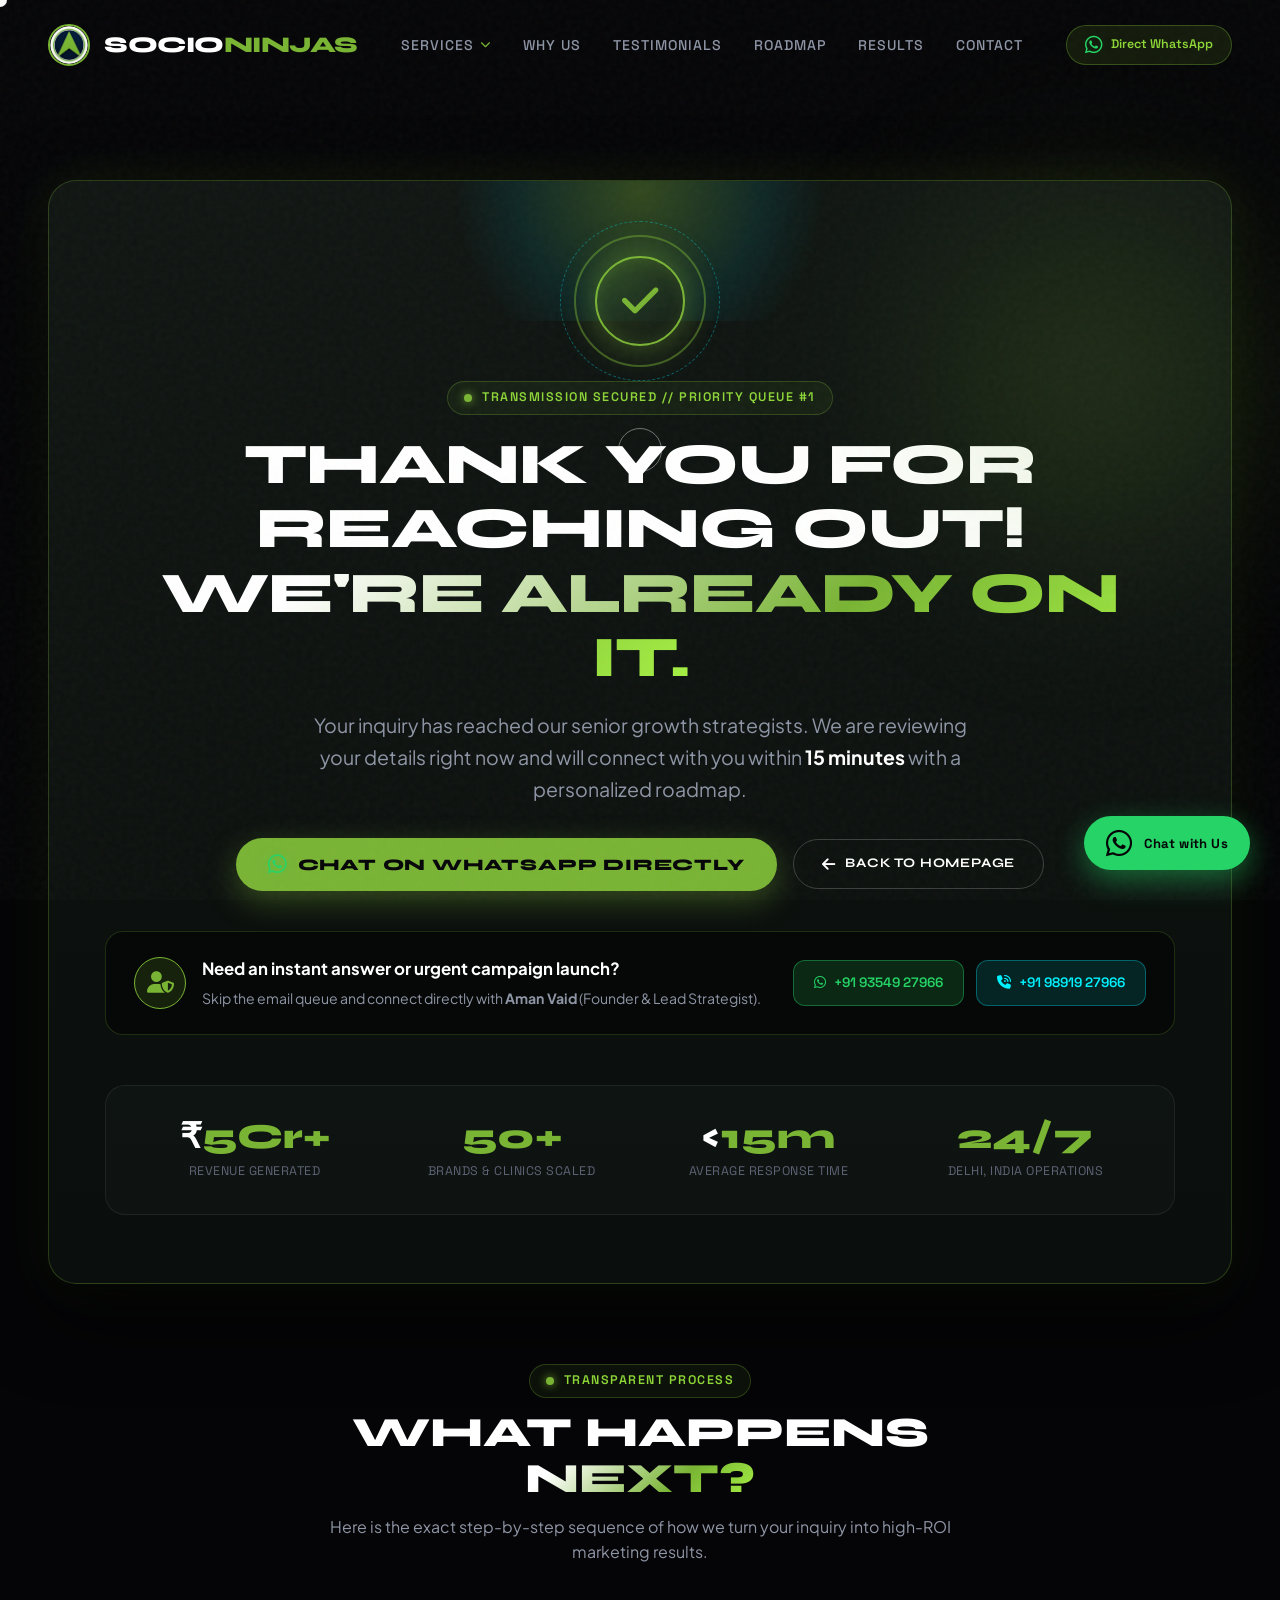
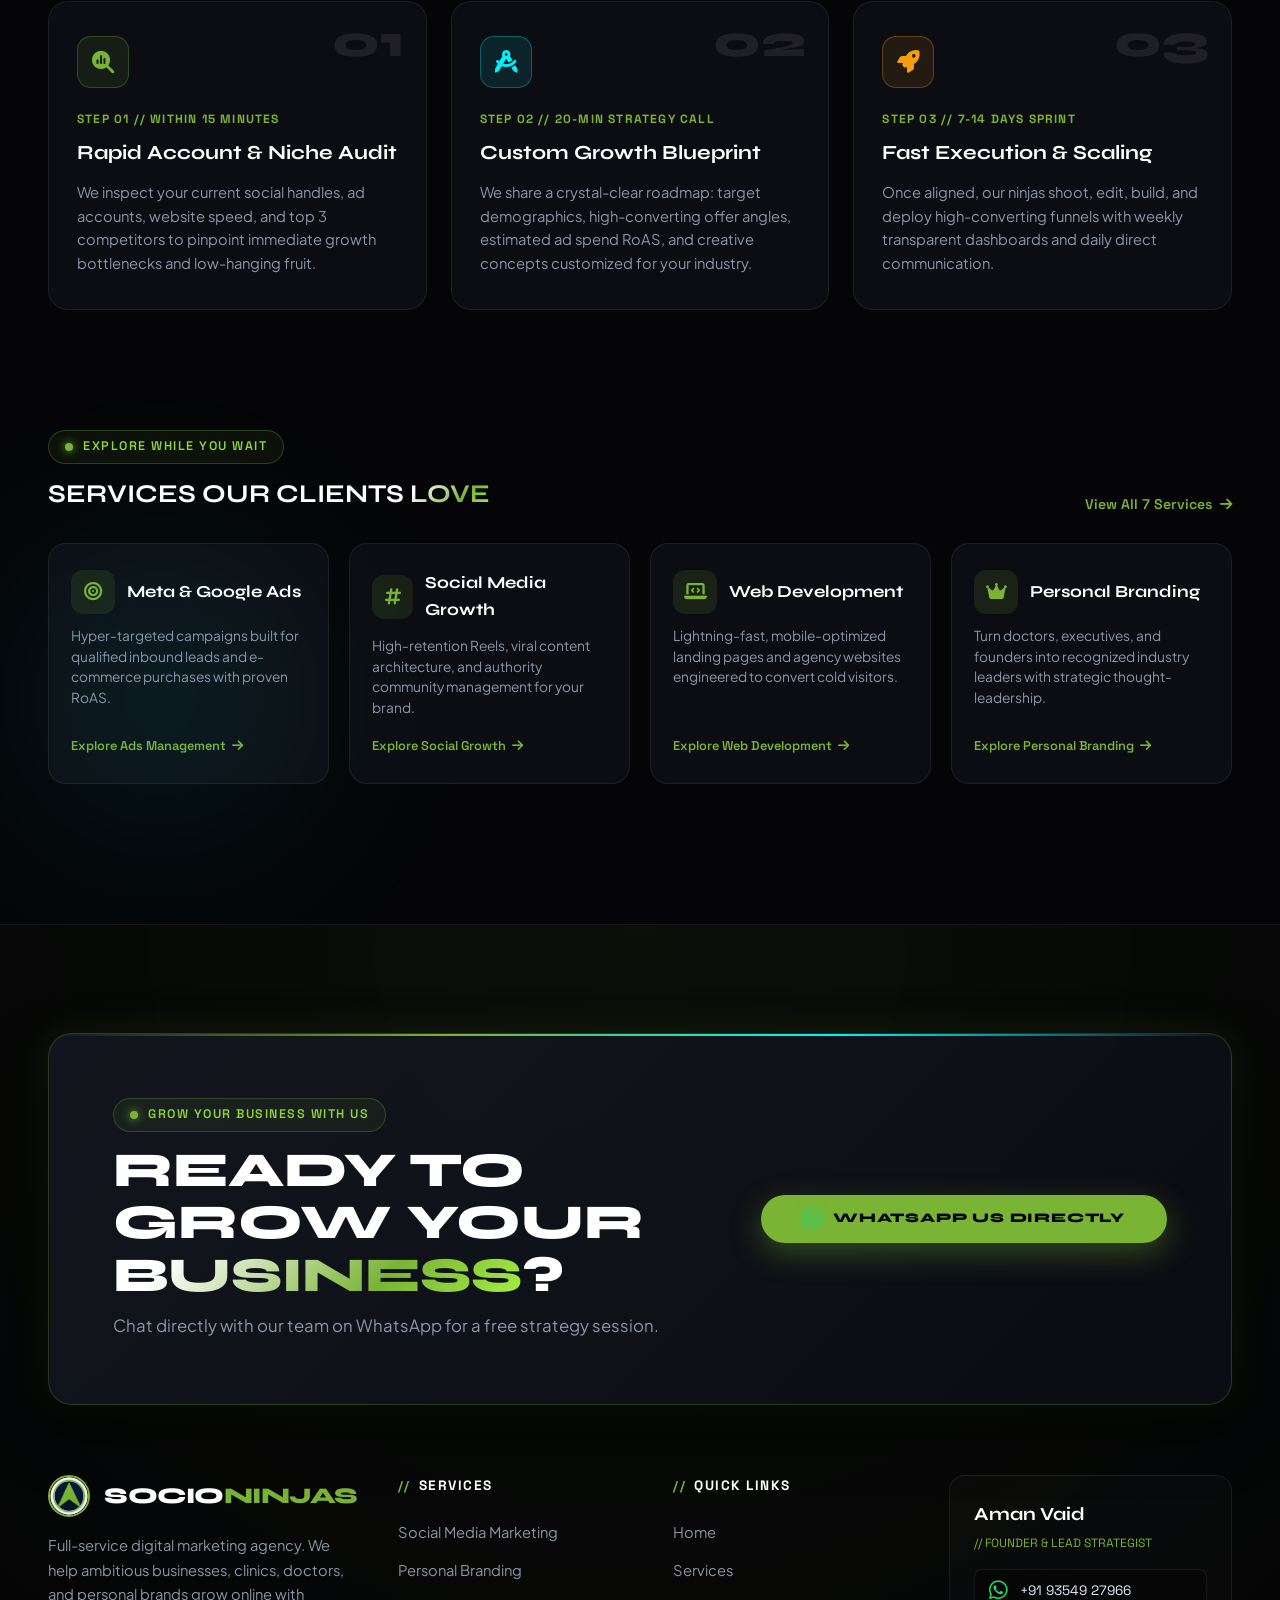
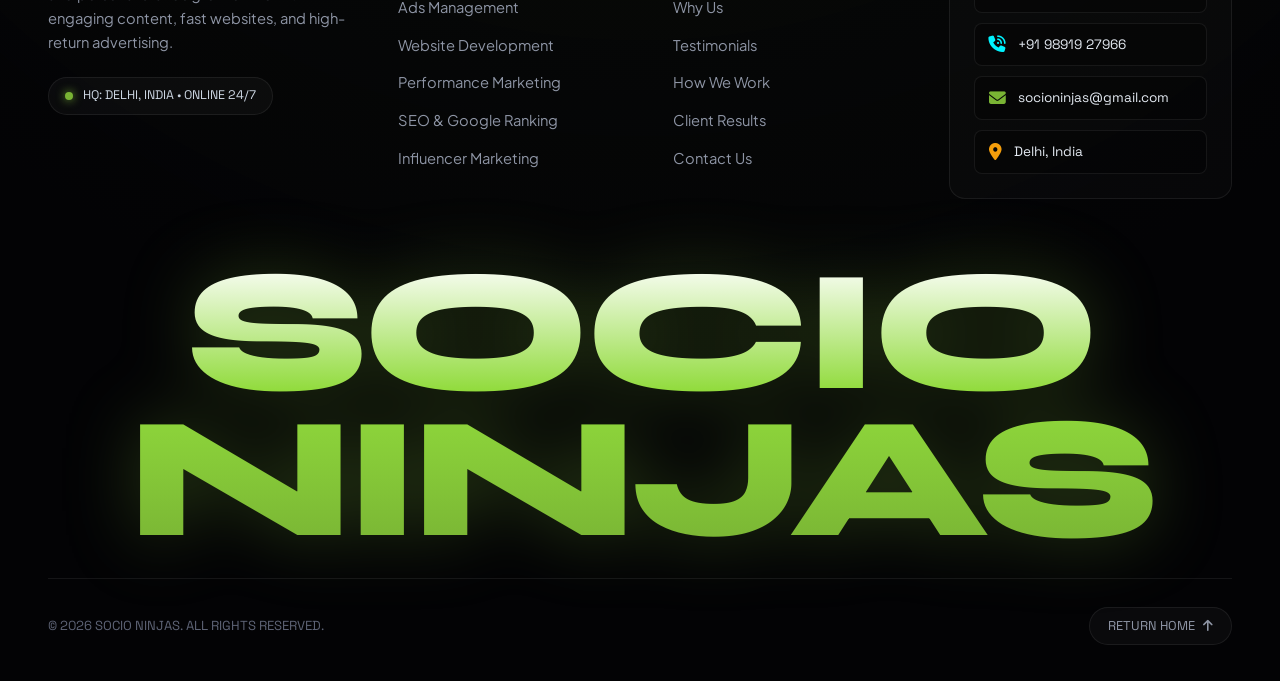
<file: thank-you.html>
<!DOCTYPE html>
<html lang="en">

<head>
  <meta charset="UTF-8">
  <meta name="viewport" content="width=device-width, initial-scale=1.0">
  <title>Thank You — Inquiry Confirmed | Socio Ninjas</title>
  <meta name="description"
    content="Thank you for contacting Socio Ninjas. We have received your inquiry and our senior growth strategists will connect with you within 15 minutes.">
  <link rel="icon" type="image/jpeg" href="assets/images/logo.jpeg">

  <link rel="preconnect" href="https://fonts.googleapis.com">
  <link rel="preconnect" href="https://fonts.gstatic.com" crossorigin>
  <link
    href="https://fonts.googleapis.com/css2?family=Playfair+Display:ital,wght@1,400;1,600&family=Plus+Jakarta+Sans:wght@400;500;600;700;800&family=Space+Grotesk:wght@400;500;600;700&family=Syne:wght@600;700;800;900&display=swap"
    rel="stylesheet">
  <link rel="stylesheet" href="https://cdnjs.cloudflare.com/ajax/libs/font-awesome/6.5.1/css/all.min.css"
    crossorigin="anonymous" referrerpolicy="no-referrer" />
  <link rel="stylesheet" href="styles.css">
  <!-- Meta Pixel Code -->
  <script>
    !function (f, b, e, v, n, t, s) {
      if (f.fbq) return; n = f.fbq = function () {
        n.callMethod ?
        n.callMethod.apply(n, arguments) : n.queue.push(arguments)
      };
      if (!f._fbq) f._fbq = n; n.push = n; n.loaded = !0; n.version = '2.0';
      n.queue = []; t = b.createElement(e); t.async = !0;
      t.src = v; s = b.getElementsByTagName(e)[0];
      s.parentNode.insertBefore(t, s)
    }(window, document, 'script',
      'https://connect.facebook.net/en_US/fbevents.js');
    fbq('init', '2428956397511973');
    fbq('track', 'PageView');
  </script>
  <noscript><img height="1" width="1" style="display:none"
      src="https://www.facebook.com/tr?id=2428956397511973&ev=PageView&noscript=1" /></noscript>
  <!-- End Meta Pixel Code -->
</head>

<body>
  <div class="grain-overlay"></div>
  <div class="custom-cursor"></div>
  <div class="cursor-follower-ring"></div>
  <div class="cursor-tag"></div>

  <!-- Navigation -->
  <header class="agency-navbar">
    <div class="container nav-wrapper">
      <a href="index.html" class="brand-identity">
        <img src="assets/images/logo.jpeg" alt="Socio Ninjas Logo">
        <span class="brand-text-logo">SOCIO<span>NINJAS</span></span>
      </a>

      <ul class="nav-links-menu">
        <li class="nav-item has-dropdown">
          <a href="index.html#services" class="nav-link-dropdown-toggle">
            <span>Services</span>
            <i class="fas fa-chevron-down nav-dropdown-arrow"></i>
          </a>
          <div class="nav-dropdown-menu">
            <div class="dropdown-header-tag">// OUR SERVICES</div>
            <div class="dropdown-links-grid">
              <a href="ads-management.html" class="dropdown-service-item">
                <div class="dropdown-item-icon"><i class="fas fa-bullseye"></i></div>
                <div class="dropdown-item-info">
                  <span class="dropdown-item-title">Meta &amp; Google Ads</span>
                  <span class="dropdown-item-desc">Targeted ads that bring paying customers</span>
                </div>
              </a>
              <a href="social-media-marketing.html" class="dropdown-service-item">
                <div class="dropdown-item-icon"><i class="fas fa-hashtag"></i></div>
                <div class="dropdown-item-info">
                  <span class="dropdown-item-title">Social Media Marketing</span>
                  <span class="dropdown-item-desc">Engaging Reels, Shorts &amp; social growth</span>
                </div>
              </a>
              <a href="influencer-marketing.html" class="dropdown-service-item">
                <div class="dropdown-item-icon"><i class="fas fa-users-viewfinder"></i></div>
                <div class="dropdown-item-info">
                  <span class="dropdown-item-title">Influencer Marketing</span>
                  <span class="dropdown-item-desc">Trusted creator &amp; influencer partnerships</span>
                </div>
              </a>
              <a href="website-development.html" class="dropdown-service-item">
                <div class="dropdown-item-icon"><i class="fas fa-laptop-code"></i></div>
                <div class="dropdown-item-info">
                  <span class="dropdown-item-title">Website Development</span>
                  <span class="dropdown-item-desc">Fast, modern websites that convert visitors</span>
                </div>
              </a>
              <a href="performance-marketing.html" class="dropdown-service-item">
                <div class="dropdown-item-icon"><i class="fas fa-chart-line"></i></div>
                <div class="dropdown-item-info">
                  <span class="dropdown-item-title">Performance Marketing</span>
                  <span class="dropdown-item-desc">Data-driven marketing to maximize profits</span>
                </div>
              </a>
              <a href="personal-branding.html" class="dropdown-service-item">
                <div class="dropdown-item-icon"><i class="fas fa-crown"></i></div>
                <div class="dropdown-item-info">
                  <span class="dropdown-item-title">Personal Branding</span>
                  <span class="dropdown-item-desc">Build authority for founders &amp; doctors</span>
                </div>
              </a>
              <a href="search-engine-optimization.html" class="dropdown-service-item">
                <div class="dropdown-item-icon"><i class="fas fa-magnifying-glass-chart"></i></div>
                <div class="dropdown-item-info">
                  <span class="dropdown-item-title">Search Engine Optimization</span>
                  <span class="dropdown-item-desc">Rank on page 1 of Google search</span>
                </div>
              </a>
            </div>
            <div class="dropdown-footer-row">
              <a href="index.html#services" class="dropdown-all-link">
                <span>View All Services Overview</span>
                <i class="fas fa-arrow-right"></i>
              </a>
            </div>
          </div>
        </li>
        <li class="nav-item"><a href="index.html#why-us">Why Us</a></li>
        <li class="nav-item"><a href="index.html#testimonials">Testimonials</a></li>
        <li class="nav-item"><a href="index.html#methodology">Roadmap</a></li>
        <li class="nav-item"><a href="results.html">Results</a></li>
        <li class="nav-item"><a href="contact.html">Contact</a></li>
      </ul>

      <div style="display: flex; align-items: center; gap: 14px;">
        <a href="https://wa.me/919354927966" target="_blank" class="btn-wa-header">
          <i class="fab fa-whatsapp"></i>
          <span>Direct WhatsApp</span>
        </a>
        <button class="mobile-menu-toggle" aria-label="Toggle Navigation">
          <i class="fas fa-bars"></i>
        </button>
      </div>
    </div>
  </header>

  <!-- Thank You Hero Stage -->
  <main class="thankyou-stage">
    <div class="hero-backdrop-glow"></div>
    <div class="hero-backdrop-glow-cyan"></div>

    <div class="container">
      <div class="thankyou-hero-card">

        <!-- Glowing Pulse Checkmark Badge -->
        <div class="thankyou-badge-wrapper">
          <div class="thankyou-pulse-ring"></div>
          <div class="thankyou-pulse-ring-2"></div>
          <div class="thankyou-icon-core">
            <i class="fas fa-check"></i>
          </div>
        </div>

        <!-- Status Pill -->
        <div class="status-pill" style="margin: 0 auto 18px;">
          <span class="status-dot"></span>
          <span>TRANSMISSION SECURED // PRIORITY QUEUE #1</span>
        </div>

        <h1 class="thankyou-headline">
          THANK YOU FOR REACHING OUT! <br>
          <span class="text-gradient-red">WE'RE ALREADY ON IT.</span>
        </h1>

        <p class="thankyou-lead">
          Your inquiry has reached our senior growth strategists. We are reviewing your details right now and will
          connect with you within <strong>15 minutes</strong> with a personalized roadmap.
        </p>

        <div class="thankyou-actions-row">
          <a href="https://wa.me/919354927966?text=Hi%20Aman!%20I%20just%20submitted%20an%20inquiry%20on%20socioninjas.com.%20Let's%20connect%20now!"
            target="_blank" class="btn-magnetic btn-primary-ninja" style="padding: 16px 32px; font-size: 1rem;">
            <i class="fab fa-whatsapp"></i>
            <span>Chat on WhatsApp Directly</span>
          </a>
          <a href="index.html" class="btn-magnetic btn-outline-ninja" style="padding: 16px 28px;">
            <i class="fas fa-arrow-left"></i>
            <span>Back to Homepage</span>
          </a>
        </div>

        <!-- Fast-Track VIP Card -->
        <div class="thankyou-vip-strip">
          <div class="thankyou-vip-info">
            <div class="thankyou-vip-avatar">
              <i class="fas fa-user-shield"></i>
            </div>
            <div class="thankyou-vip-text">
              <h4>Need an instant answer or urgent campaign launch?</h4>
              <p>Skip the email queue and connect directly with <strong>Aman Vaid</strong> (Founder &amp; Lead
                Strategist).</p>
            </div>
          </div>
          <div class="thankyou-vip-contacts">
            <a href="https://wa.me/919354927966" target="_blank" class="thankyou-quick-contact-btn thankyou-qc-wa">
              <i class="fab fa-whatsapp"></i>
              <span>+91 93549 27966</span>
            </a>
            <a href="tel:+919891927966" class="thankyou-quick-contact-btn thankyou-qc-tel">
              <i class="fas fa-phone-volume"></i>
              <span>+91 98919 27966</span>
            </a>
          </div>
        </div>

        <!-- Trust Stats Strip -->
        <div class="thankyou-stats-strip">
          <div class="thankyou-stat-item">
            <div class="thankyou-stat-val">₹<span>5Cr+</span></div>
            <div class="thankyou-stat-lbl">Revenue Generated</div>
          </div>
          <div class="thankyou-stat-item">
            <div class="thankyou-stat-val"><span>50+</span></div>
            <div class="thankyou-stat-lbl">Brands &amp; Clinics Scaled</div>
          </div>
          <div class="thankyou-stat-item">
            <div class="thankyou-stat-val">&lt;<span>15m</span></div>
            <div class="thankyou-stat-lbl">Average Response Time</div>
          </div>
          <div class="thankyou-stat-item">
            <div class="thankyou-stat-val"><span>24/7</span></div>
            <div class="thankyou-stat-lbl">Delhi, India Operations</div>
          </div>
        </div>

      </div>
    </div>

    <!-- What Happens Next Section -->
    <section class="thankyou-next-section">
      <div class="container">
        <div style="text-align: center; max-width: 680px; margin: 0 auto 10px;">
          <div class="status-pill" style="margin-bottom: 12px;">
            <span class="status-dot"></span>
            <span>TRANSPARENT PROCESS</span>
          </div>
          <h2 class="section-head-title" style="font-size: clamp(1.8rem, 3.8vw, 2.6rem); margin-bottom: 12px;">
            WHAT HAPPENS <span class="text-gradient-red">NEXT?</span>
          </h2>
          <p style="color: var(--c-text-muted); font-size: 1rem; line-height: 1.6;">
            Here is the exact step-by-step sequence of how we turn your inquiry into high-ROI marketing results.
          </p>
        </div>

        <div class="thankyou-steps-grid">
          <!-- Step 1 -->
          <div class="thankyou-step-card">
            <div class="thankyou-step-number">01</div>
            <div class="thankyou-step-icon">
              <i class="fas fa-magnifying-glass-chart"></i>
            </div>
            <span class="thankyou-step-time">STEP 01 // WITHIN 15 MINUTES</span>
            <h3 class="thankyou-step-title">Rapid Account &amp; Niche Audit</h3>
            <p class="thankyou-step-desc">
              We inspect your current social handles, ad accounts, website speed, and top 3 competitors to pinpoint
              immediate growth bottlenecks and low-hanging fruit.
            </p>
          </div>

          <!-- Step 2 -->
          <div class="thankyou-step-card">
            <div class="thankyou-step-number">02</div>
            <div class="thankyou-step-icon">
              <i class="fas fa-compass-drafting"></i>
            </div>
            <span class="thankyou-step-time">STEP 02 // 20-MIN STRATEGY CALL</span>
            <h3 class="thankyou-step-title">Custom Growth Blueprint</h3>
            <p class="thankyou-step-desc">
              We share a crystal-clear roadmap: target demographics, high-converting offer angles, estimated ad spend
              RoAS, and creative concepts customized for your industry.
            </p>
          </div>

          <!-- Step 3 -->
          <div class="thankyou-step-card">
            <div class="thankyou-step-number">03</div>
            <div class="thankyou-step-icon">
              <i class="fas fa-rocket"></i>
            </div>
            <span class="thankyou-step-time">STEP 03 // 7-14 DAYS SPRINT</span>
            <h3 class="thankyou-step-title">Fast Execution &amp; Scaling</h3>
            <p class="thankyou-step-desc">
              Once aligned, our ninjas shoot, edit, build, and deploy high-converting funnels with weekly transparent
              dashboards and daily direct communication.
            </p>
          </div>
        </div>
      </div>
    </section>

    <!-- Explore More Services While Waiting -->
    <section class="thankyou-services-strip">
      <div class="container">
        <div
          style="display: flex; justify-content: space-between; align-items: flex-end; flex-wrap: wrap; gap: 16px; margin-bottom: 24px;">
          <div>
            <div class="status-pill" style="margin-bottom: 10px;">
              <span class="status-dot"></span>
              <span>EXPLORE WHILE YOU WAIT</span>
            </div>
            <h3 style="font-family: var(--font-display); font-size: 1.6rem; color: #fff; margin: 0;">
              SERVICES OUR CLIENTS <span class="text-gradient-red">LOVE</span>
            </h3>
          </div>
          <a href="index.html#services"
            style="font-family: var(--font-mono); color: var(--c-brand); font-size: 0.88rem; text-decoration: none; font-weight: 600; display: inline-flex; align-items: center; gap: 8px;">
            <span>View All 7 Services</span>
            <i class="fas fa-arrow-right"></i>
          </a>
        </div>

        <div class="thankyou-serv-grid">
          <!-- Service 1 -->
          <a href="ads-management.html" class="thankyou-serv-card">
            <div>
              <div class="thankyou-serv-top">
                <div class="thankyou-serv-icon"><i class="fas fa-bullseye"></i></div>
                <div class="thankyou-serv-title">Meta &amp; Google Ads</div>
              </div>
              <p class="thankyou-serv-desc">Hyper-targeted campaigns built for qualified inbound leads and e-commerce
                purchases with proven RoAS.</p>
            </div>
            <span class="thankyou-serv-link">Explore Ads Management <i class="fas fa-arrow-right"></i></span>
          </a>

          <!-- Service 2 -->
          <a href="social-media-marketing.html" class="thankyou-serv-card">
            <div>
              <div class="thankyou-serv-top">
                <div class="thankyou-serv-icon"><i class="fas fa-hashtag"></i></div>
                <div class="thankyou-serv-title">Social Media Growth</div>
              </div>
              <p class="thankyou-serv-desc">High-retention Reels, viral content architecture, and authority community
                management for your brand.</p>
            </div>
            <span class="thankyou-serv-link">Explore Social Growth <i class="fas fa-arrow-right"></i></span>
          </a>

          <!-- Service 3 -->
          <a href="website-development.html" class="thankyou-serv-card">
            <div>
              <div class="thankyou-serv-top">
                <div class="thankyou-serv-icon"><i class="fas fa-laptop-code"></i></div>
                <div class="thankyou-serv-title">Web Development</div>
              </div>
              <p class="thankyou-serv-desc">Lightning-fast, mobile-optimized landing pages and agency websites
                engineered to convert cold visitors.</p>
            </div>
            <span class="thankyou-serv-link">Explore Web Development <i class="fas fa-arrow-right"></i></span>
          </a>

          <!-- Service 4 -->
          <a href="personal-branding.html" class="thankyou-serv-card">
            <div>
              <div class="thankyou-serv-top">
                <div class="thankyou-serv-icon"><i class="fas fa-crown"></i></div>
                <div class="thankyou-serv-title">Personal Branding</div>
              </div>
              <p class="thankyou-serv-desc">Turn doctors, executives, and founders into recognized industry leaders with
                strategic thought-leadership.</p>
            </div>
            <span class="thankyou-serv-link">Explore Personal Branding <i class="fas fa-arrow-right"></i></span>
          </a>
        </div>
      </div>
    </section>

  </main>

  <!-- Editorial Agency Footer -->
  <footer class="agency-footer">
    <div class="container">
      <div class="footer-cta-banner">
        <div>
          <div class="status-pill" style="margin-bottom: 12px;">
            <span class="status-dot"></span>
            <span>GROW YOUR BUSINESS WITH US</span>
          </div>
          <h2 class="footer-cta-title">READY TO GROW YOUR <span class="text-gradient-red">BUSINESS</span>?</h2>
          <p class="footer-cta-desc">Chat directly with our team on WhatsApp for a free strategy session.</p>
        </div>
        <div class="footer-cta-actions">
          <a href="https://wa.me/919354927966?text=Hi!%20I'm%20ready%20to%20scale%20my%20business%20with%20Socio%20Ninjas."
            target="_blank" class="btn-magnetic btn-primary-ninja" style="width: 100%; text-align: center;">
            <i class="fab fa-whatsapp"></i>
            <span>WhatsApp Us Directly</span>
          </a>
        </div>
      </div>

      <div class="footer-main-grid">
        <div class="footer-brand-col">
          <a href="index.html" class="brand-identity" style="margin-bottom: 16px;">
            <img src="assets/images/logo.jpeg" alt="Socio Ninjas">
            <span class="brand-text-logo">SOCIO<span>NINJAS</span></span>
          </a>
          <p>Full-service digital marketing agency. We help ambitious businesses, clinics, doctors, and personal brands
            grow online with engaging content, fast websites, and high-return advertising.</p>
          <div class="footer-live-status">
            <span class="footer-live-dot"></span>
            <span>HQ: DELHI, INDIA • ONLINE 24/7</span>
          </div>
        </div>

        <div class="footer-nav-col">
          <h4>Services</h4>
          <ul>
            <li><a href="social-media-marketing.html">Social Media Marketing</a></li>
            <li><a href="personal-branding.html">Personal Branding</a></li>
            <li><a href="ads-management.html">Ads Management</a></li>
            <li><a href="website-development.html">Website Development</a></li>
            <li><a href="performance-marketing.html">Performance Marketing</a></li>
            <li><a href="search-engine-optimization.html">SEO &amp; Google Ranking</a></li>
            <li><a href="influencer-marketing.html">Influencer Marketing</a></li>
          </ul>
        </div>

        <div class="footer-nav-col">
          <h4>Quick Links</h4>
          <ul>
            <li><a href="index.html">Home</a></li>
            <li><a href="index.html#services">Services</a></li>
            <li><a href="index.html#why-us">Why Us</a></li>
            <li><a href="index.html#testimonials">Testimonials</a></li>
            <li><a href="index.html#methodology">How We Work</a></li>
            <li><a href="results.html">Client Results</a></li>
            <li><a href="contact.html">Contact Us</a></li>
          </ul>
        </div>

        <div>
          <div class="footer-contact-card">
            <h5>Aman Vaid</h5>
            <span class="founder-tag">// FOUNDER &amp; LEAD STRATEGIST</span>
            <div class="footer-contact-links">
              <a href="https://wa.me/919354927966" target="_blank" class="footer-contact-link-item">
                <i class="fab fa-whatsapp" style="color: #25d366;"></i>
                <span>+91 93549 27966</span>
              </a>
              <a href="tel:+919891927966" class="footer-contact-link-item">
                <i class="fas fa-phone-volume" style="color: var(--c-cyan);"></i>
                <span>+91 98919 27966</span>
              </a>
              <a href="mailto:socioninjas@gmail.com" class="footer-contact-link-item">
                <i class="fas fa-envelope" style="color: var(--c-brand);"></i>
                <span>socioninjas@gmail.com</span>
              </a>
              <div class="footer-contact-link-item" style="cursor: default;">
                <i class="fas fa-map-marker-alt" style="color: #f59e0b;"></i>
                <span>Delhi, India</span>
              </div>
            </div>
          </div>
        </div>
      </div>

      <div class="footer-giant-watermark">SOCIO NINJAS</div>

      <div class="footer-bottom-bar">
        <div>© 2026 SOCIO NINJAS. ALL RIGHTS RESERVED.</div>
        <a href="index.html" class="back-to-top-btn"><span>RETURN HOME</span><i class="fas fa-arrow-up"></i></a>
      </div>
    </div>
  </footer>

  <!-- Floating WhatsApp Pill Button -->
  <a href="https://wa.me/919354927966?text=Hi!%20I'd%20like%20to%20connect%20with%20Socio%20Ninjas." target="_blank"
    class="floating-wa-pill">
    <i class="fab fa-whatsapp"></i>
    <span>Chat with Us</span>
  </a>

  <script src="script.js"></script>
</body>

</html>
</file>
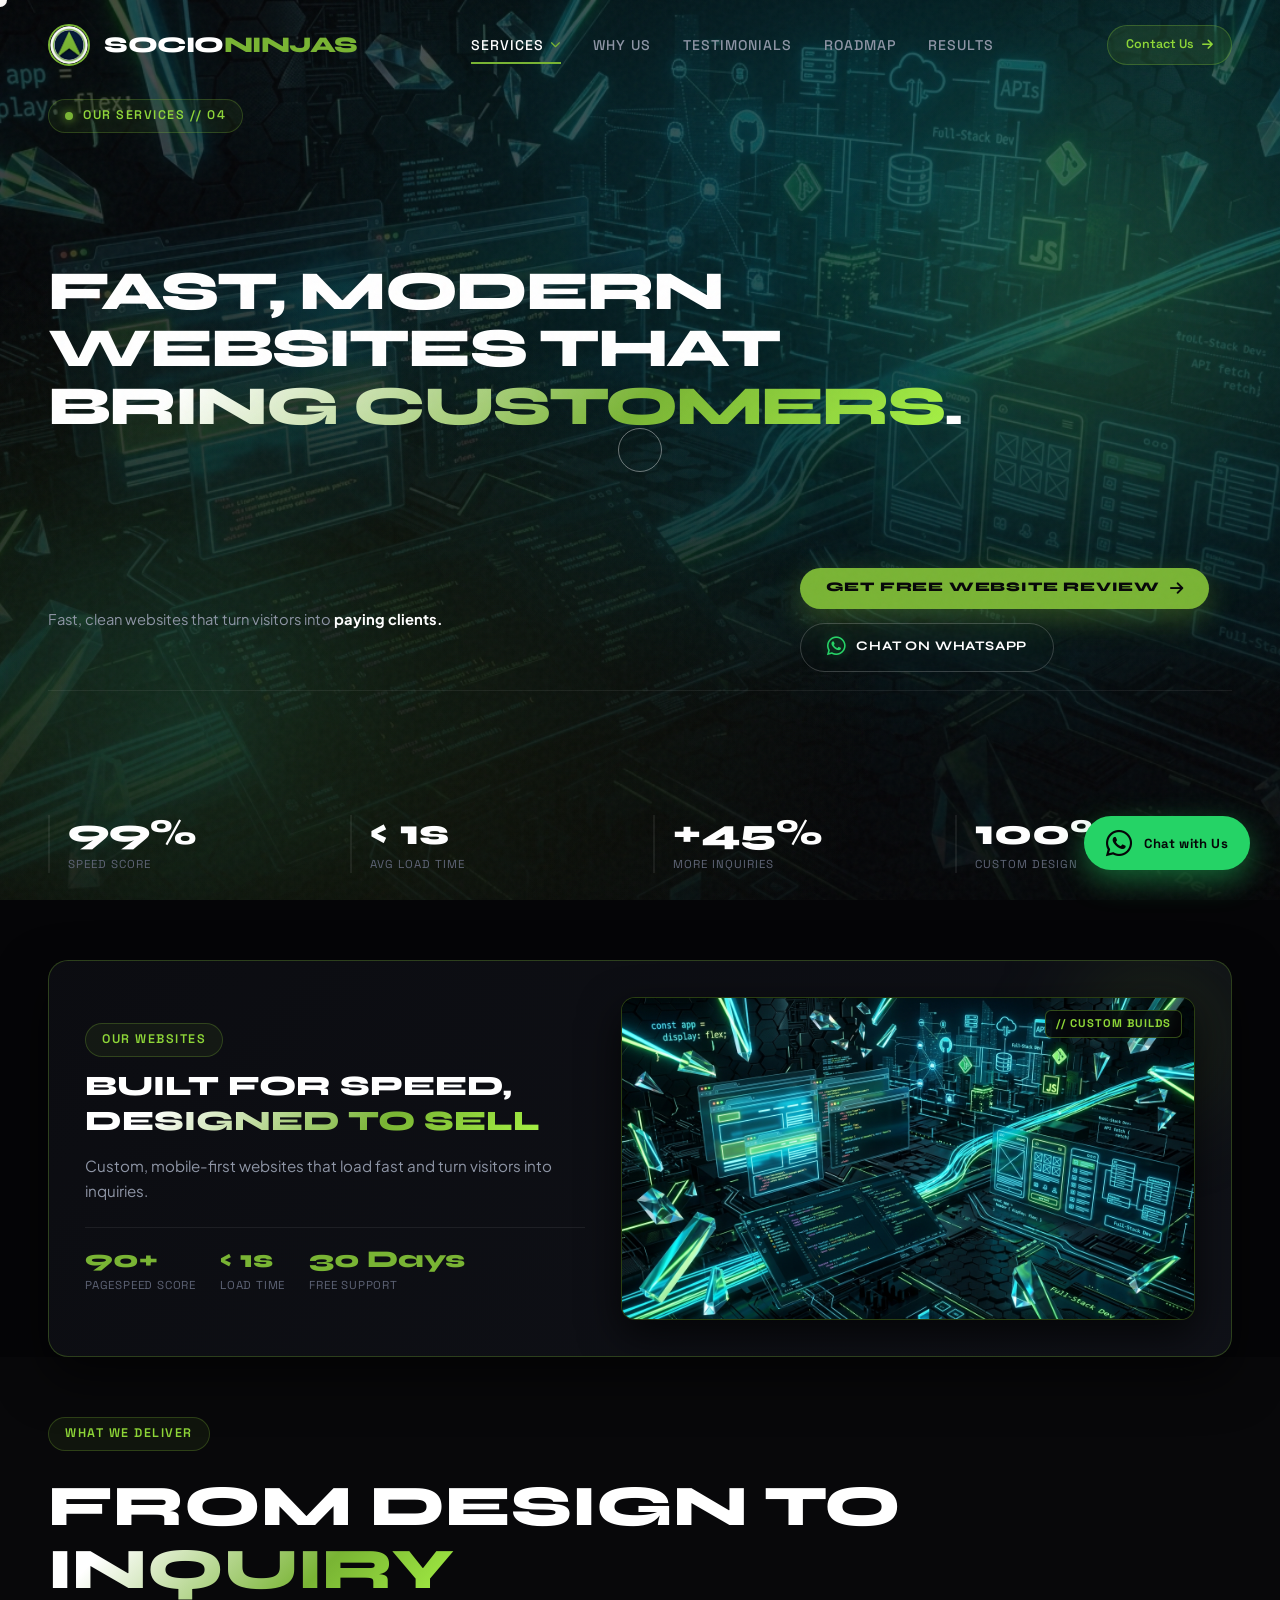
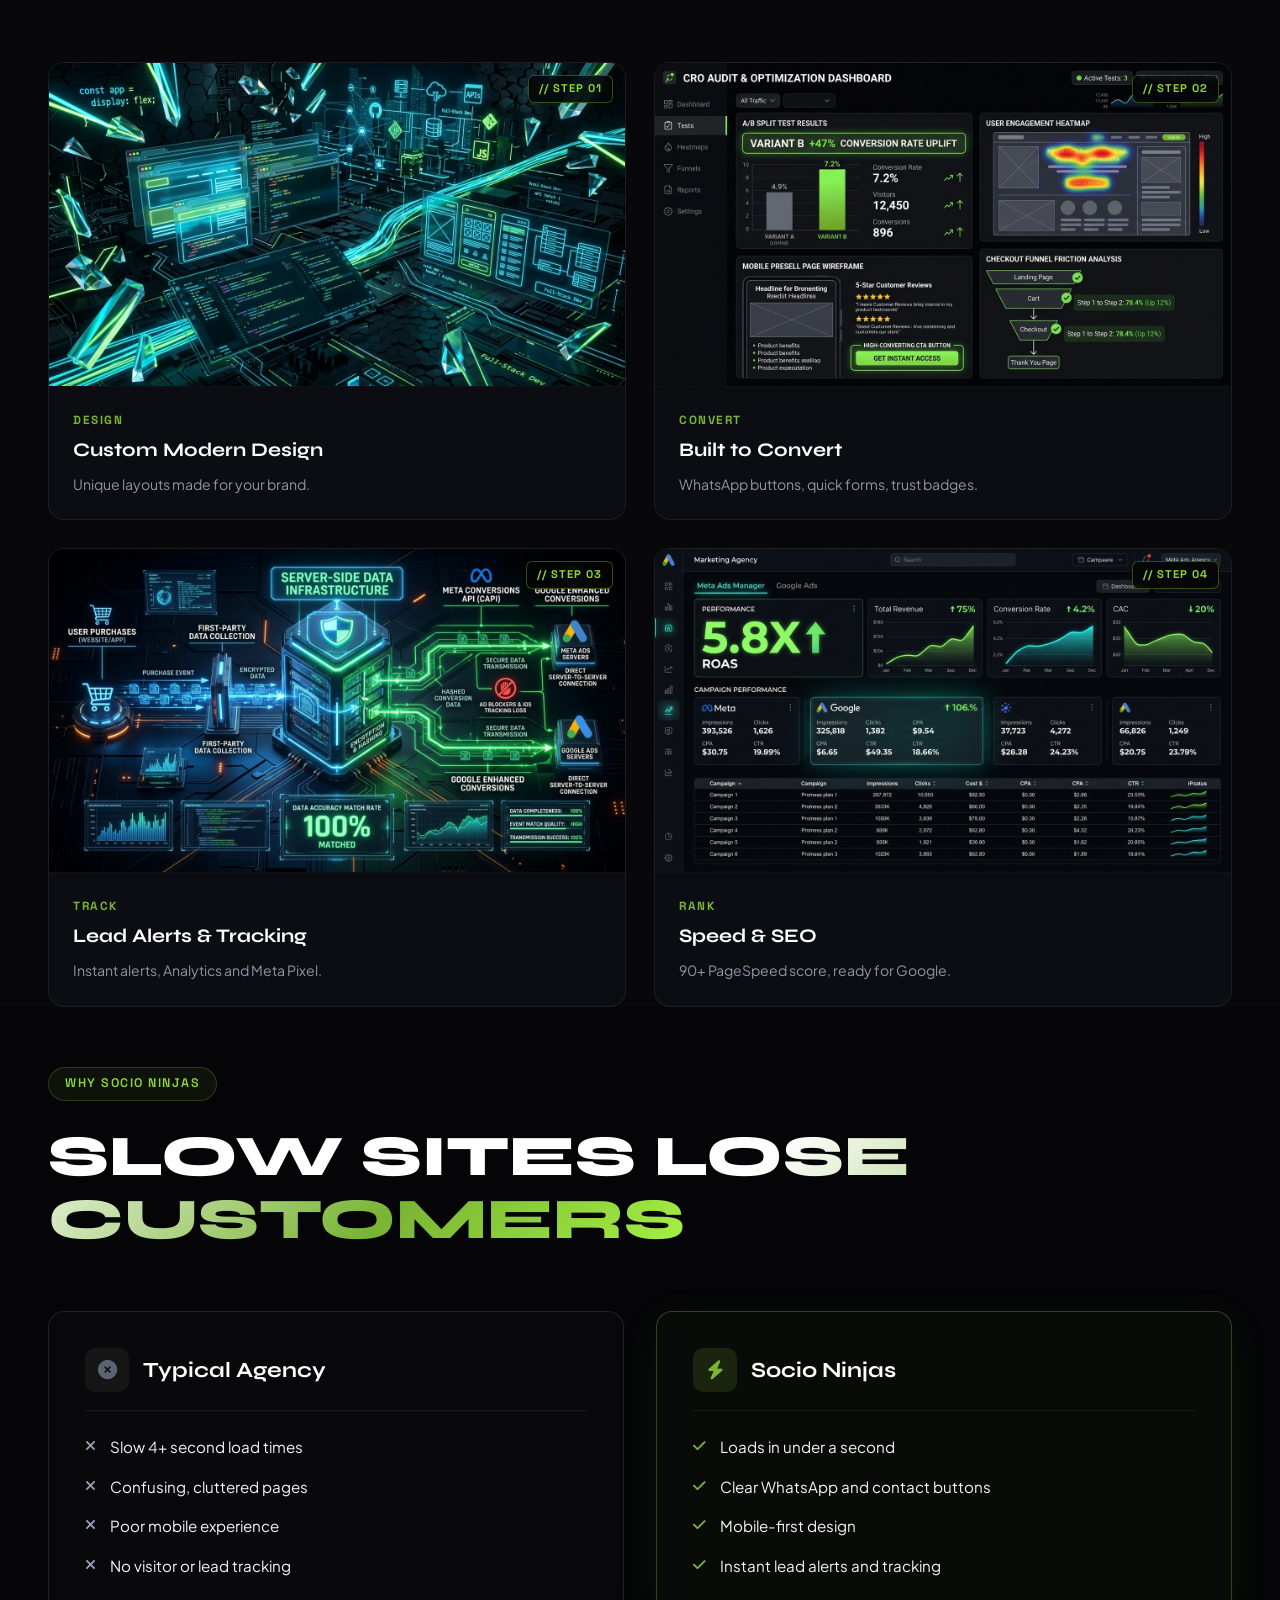
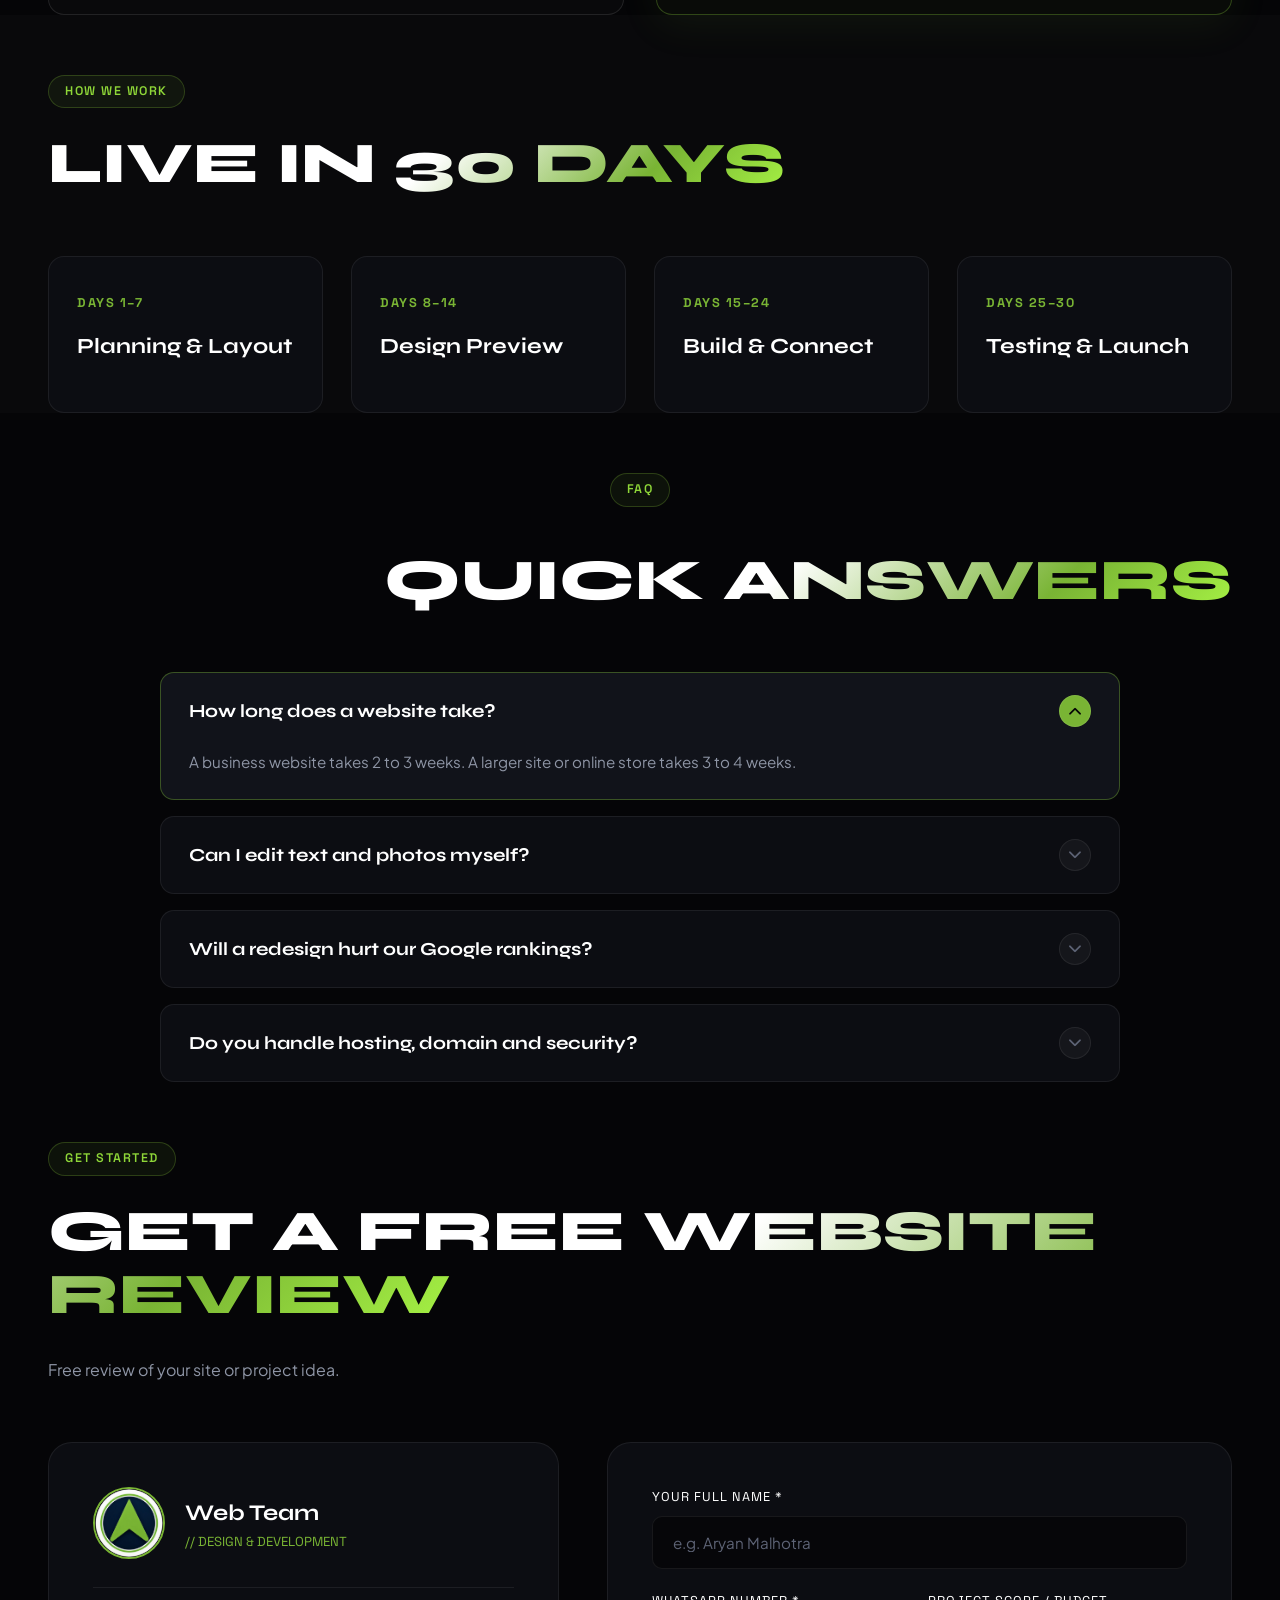
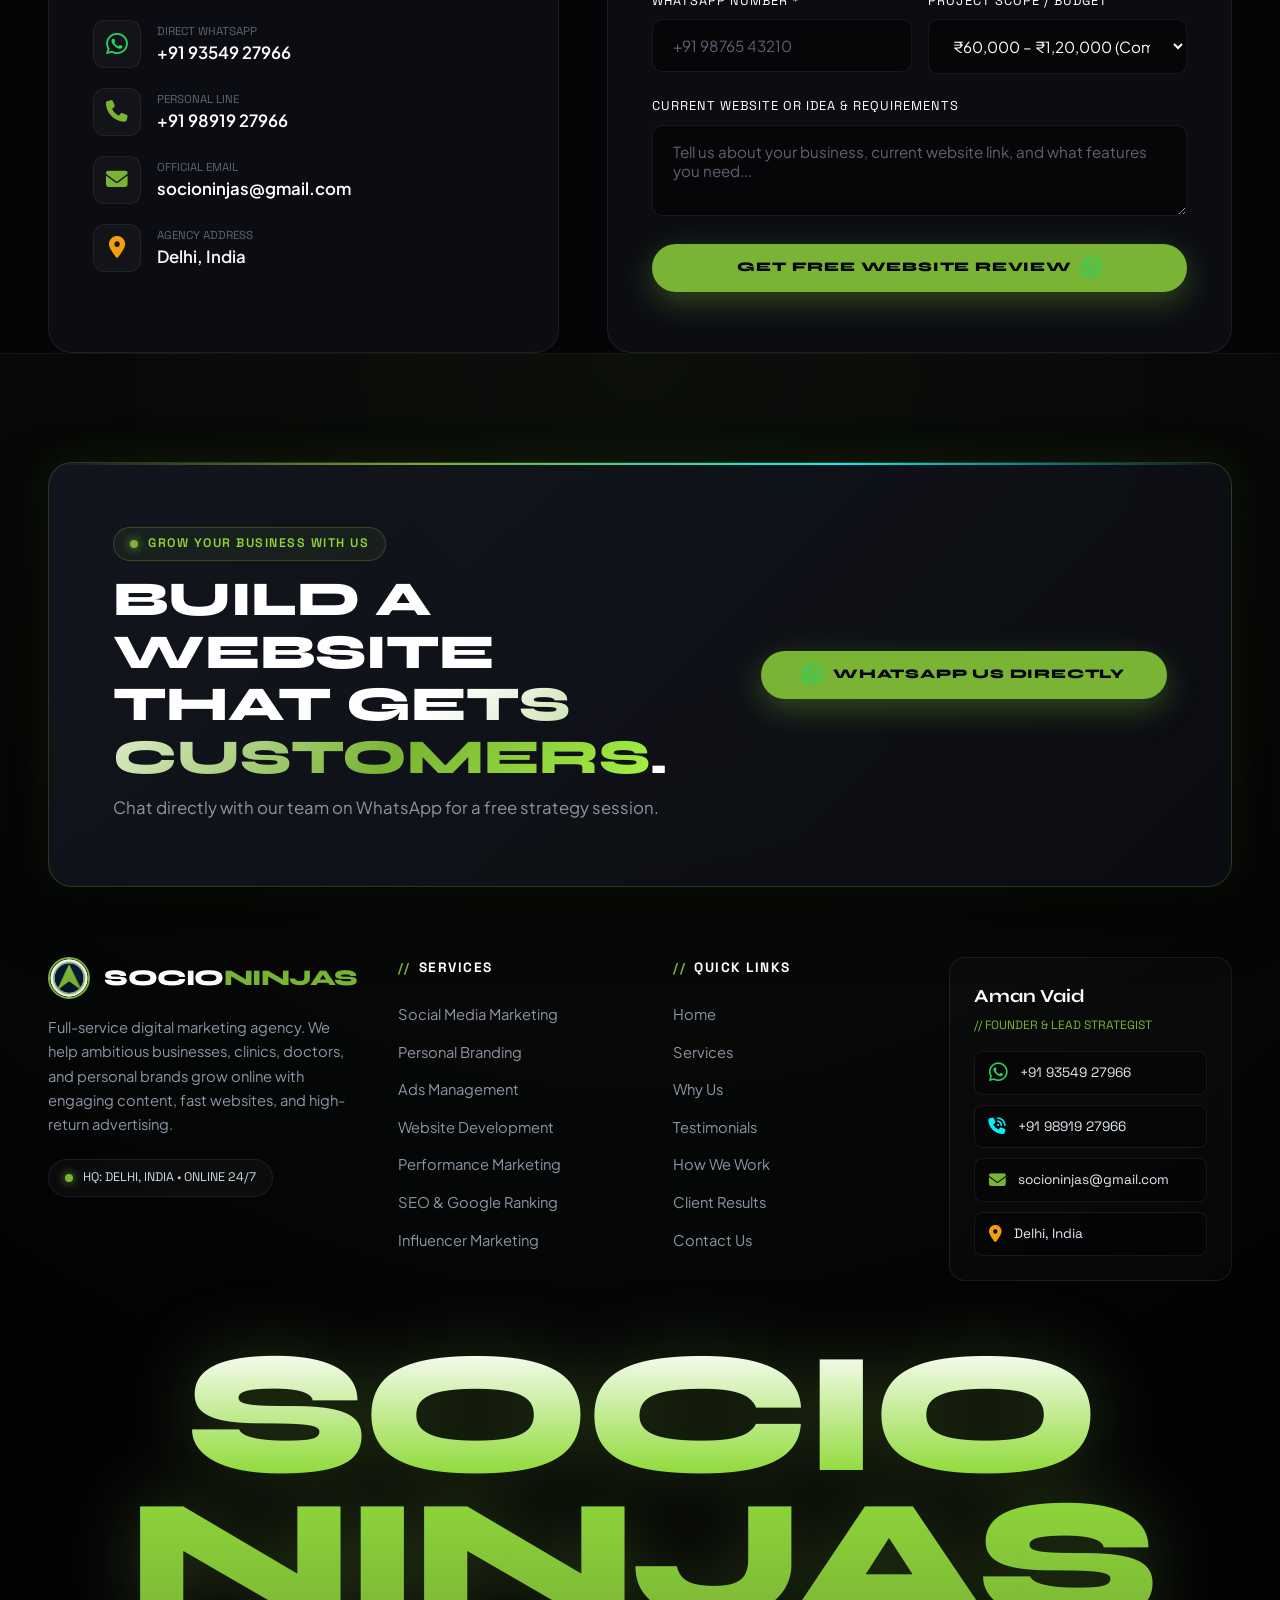
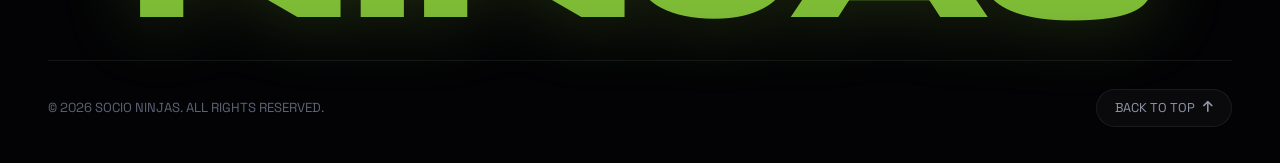
<file: website-development.html>
<!DOCTYPE html>
<html lang="en">

<head>
  <meta charset="UTF-8">
  <meta name="viewport" content="width=device-width, initial-scale=1.0">
  <title>Website Development — Fast & Modern Websites | Socio Ninjas</title>
  <meta name="description"
    content="We build fast, mobile-friendly websites and online stores that turn visitors into paying customers. Custom design, Google SEO ready, and built to grow your sales.">
  <link rel="icon" type="image/jpeg" href="assets/images/logo.jpeg">

  <link rel="preconnect" href="https://fonts.googleapis.com">
  <link rel="preconnect" href="https://fonts.gstatic.com" crossorigin>
  <link
    href="https://fonts.googleapis.com/css2?family=Playfair+Display:ital,wght@1,400;1,600&family=Plus+Jakarta+Sans:wght@400;500;600;700;800&family=Space+Grotesk:wght@400;500;600;700&family=Syne:wght@600;700;800;900&display=swap"
    rel="stylesheet">
  <link rel="stylesheet" href="https://cdnjs.cloudflare.com/ajax/libs/font-awesome/6.5.1/css/all.min.css"
    crossorigin="anonymous" referrerpolicy="no-referrer" />
  <link rel="stylesheet" href="styles.css">
  <!-- Meta Pixel Code -->
  <script>
    !function (f, b, e, v, n, t, s) {
      if (f.fbq) return; n = f.fbq = function () {
        n.callMethod ?
        n.callMethod.apply(n, arguments) : n.queue.push(arguments)
      };
      if (!f._fbq) f._fbq = n; n.push = n; n.loaded = !0; n.version = '2.0';
      n.queue = []; t = b.createElement(e); t.async = !0;
      t.src = v; s = b.getElementsByTagName(e)[0];
      s.parentNode.insertBefore(t, s)
    }(window, document, 'script',
      'https://connect.facebook.net/en_US/fbevents.js');
    fbq('init', '2428956397511973');
    fbq('track', 'PageView');
  </script>
  <noscript><img height="1" width="1" style="display:none"
      src="https://www.facebook.com/tr?id=2428956397511973&ev=PageView&noscript=1" /></noscript>
  <!-- End Meta Pixel Code -->
</head>

<body>
  <div class="grain-overlay"></div>
  <div class="custom-cursor"></div>
  <div class="cursor-follower-ring"></div>
  <div class="cursor-tag"></div>

  <!-- Navigation -->
  <header class="agency-navbar">
    <div class="container nav-wrapper">
      <a href="index.html" class="brand-identity">
        <img src="assets/images/logo.jpeg" alt="Socio Ninjas Logo">
        <span class="brand-text-logo">SOCIO<span>NINJAS</span></span>
      </a>

      <ul class="nav-links-menu">
        <li class="nav-item has-dropdown active-nav">
          <a href="index.html#services" class="nav-link-dropdown-toggle">
            <span>Services</span>
            <i class="fas fa-chevron-down nav-dropdown-arrow"></i>
          </a>
          <div class="nav-dropdown-menu">
            <div class="dropdown-header-tag">// OUR SERVICES</div>
            <div class="dropdown-links-grid">
              <a href="ads-management.html" class="dropdown-service-item">
                <div class="dropdown-item-icon"><i class="fas fa-bullseye"></i></div>
                <div class="dropdown-item-info">
                  <span class="dropdown-item-title">Meta &amp; Google Ads</span>
                  <span class="dropdown-item-desc">Targeted ads that bring paying customers</span>
                </div>
              </a>
              <a href="social-media-marketing.html" class="dropdown-service-item">
                <div class="dropdown-item-icon"><i class="fas fa-hashtag"></i></div>
                <div class="dropdown-item-info">
                  <span class="dropdown-item-title">Social Media Marketing</span>
                  <span class="dropdown-item-desc">Engaging Reels, Shorts &amp; social growth</span>
                </div>
              </a>
              <a href="influencer-marketing.html" class="dropdown-service-item">
                <div class="dropdown-item-icon"><i class="fas fa-users-viewfinder"></i></div>
                <div class="dropdown-item-info">
                  <span class="dropdown-item-title">Influencer Marketing</span>
                  <span class="dropdown-item-desc">Trusted creator &amp; influencer partnerships</span>
                </div>
              </a>
              <a href="website-development.html" class="dropdown-service-item active-page">
                <div class="dropdown-item-icon"><i class="fas fa-laptop-code"></i></div>
                <div class="dropdown-item-info">
                  <span class="dropdown-item-title">Website Development</span>
                  <span class="dropdown-item-desc">Fast, modern websites that convert visitors</span>
                </div>
              </a>
              <a href="performance-marketing.html" class="dropdown-service-item">
                <div class="dropdown-item-icon"><i class="fas fa-chart-line"></i></div>
                <div class="dropdown-item-info">
                  <span class="dropdown-item-title">Performance Marketing</span>
                  <span class="dropdown-item-desc">Data-driven marketing to maximize profits</span>
                </div>
              </a>
              <a href="personal-branding.html" class="dropdown-service-item">
                <div class="dropdown-item-icon"><i class="fas fa-crown"></i></div>
                <div class="dropdown-item-info">
                  <span class="dropdown-item-title">Personal Branding</span>
                  <span class="dropdown-item-desc">Build authority for founders &amp; doctors</span>
                </div>
              </a>
              <a href="search-engine-optimization.html" class="dropdown-service-item">
                <div class="dropdown-item-icon"><i class="fas fa-magnifying-glass-chart"></i></div>
                <div class="dropdown-item-info">
                  <span class="dropdown-item-title">Search Engine Optimization</span>
                  <span class="dropdown-item-desc">Rank on page 1 of Google search</span>
                </div>
              </a>
            </div>
            <div class="dropdown-footer-row">
              <a href="index.html#services" class="dropdown-all-link">
                <span>View All Services Overview</span>
                <i class="fas fa-arrow-right"></i>
              </a>
            </div>
          </div>
        </li>
        <li class="nav-item"><a href="index.html#why-us">Why Us</a></li>
        <li class="nav-item"><a href="index.html#testimonials">Testimonials</a></li>
        <li class="nav-item"><a href="index.html#methodology">Roadmap</a></li>
        <li class="nav-item"><a href="results.html">Results</a></li>
      </ul>

      <div style="display: flex; align-items: center; gap: 14px;">
        <a href="contact.html" class="btn-wa-header">
          <span>Contact Us</span>
          <i class="fas fa-arrow-right"></i>
        </a>
        <button class="mobile-menu-toggle" aria-label="Toggle Navigation">
          <i class="fas fa-bars"></i>
        </button>
      </div>
    </div>
  </header>

  <!-- Service Hero -->
  <section class="hero-stage hero-webdev">
    <div class="hero-backdrop-glow"></div>
    <div class="hero-backdrop-glow-cyan"></div>

    <div class="container">
      <div class="status-pill">
        <span class="status-dot"></span>
        <span>OUR SERVICES // 04</span>
      </div>

      <h1 class="hero-headline">
        FAST, MODERN WEBSITES THAT <span class="text-gradient-red">BRING CUSTOMERS</span>.
      </h1>

      <div class="hero-subtext-grid">
        <div>
          <p class="hero-lead-para">
            Fast, clean websites that turn visitors into <strong>paying clients.</strong>
          </p>
        </div>

        <div class="hero-actions-row">
          <a href="#contact" class="btn-magnetic btn-primary-ninja">
            <span>Get Free Website Review</span>
            <i class="fas fa-arrow-right"></i>
          </a>
          <a href="https://wa.me/919354927966?text=Hi!%20Let's%20discuss%20a%20new%20website%20build." target="_blank"
            class="btn-magnetic btn-outline-ninja">
            <i class="fab fa-whatsapp"></i>
            <span>Chat on WhatsApp</span>
          </a>
        </div>
      </div>

      <div class="hero-ticker-metrics">
        <div class="metric-node">
          <div class="metric-node-val">99%</div>
          <div class="metric-node-label">Speed Score</div>
        </div>
        <div class="metric-node">
          <div class="metric-node-val">&lt; 1s</div>
          <div class="metric-node-label">Avg Load Time</div>
        </div>
        <div class="metric-node">
          <div class="metric-node-val">+45%</div>
          <div class="metric-node-label">More Inquiries</div>
        </div>
        <div class="metric-node">
          <div class="metric-node-val">100%</div>
          <div class="metric-node-label">Custom Design</div>
        </div>
      </div>
    </div>
  </section>

  <!-- Section 1: Visual Banner -->
  <section class="section-padding">
    <div class="container">
      <div class="media-banner-card">
        <div class="media-banner-content">
          <div class="status-pill" style="margin-bottom: 12px;"><span>OUR WEBSITES</span></div>
          <h3 class="media-banner-title">BUILT FOR SPEED, <span class="text-gradient-red">DESIGNED TO SELL</span></h3>
          <p class="media-banner-desc">
            Custom, mobile-first websites that load fast and turn visitors into inquiries.
          </p>
          <div class="media-banner-metrics-mini">
            <div class="mini-stat">
              <span class="stat-number">90+</span>
              <span class="stat-lbl">PageSpeed Score</span>
            </div>
            <div class="mini-stat">
              <span class="stat-number">&lt; 1s</span>
              <span class="stat-lbl">Load Time</span>
            </div>
            <div class="mini-stat">
              <span class="stat-number">30 Days</span>
              <span class="stat-lbl">Free Support</span>
            </div>
          </div>
        </div>
        <div class="media-banner-image-wrap">
          <img src="assets/images/hero-webdev.jpg" alt="Socio Ninjas custom website design" class="media-banner-img"
            loading="lazy">
          <div class="image-corner-tag">// CUSTOM BUILDS</div>
        </div>
      </div>
    </div>
  </section>

  <!-- Section 2: What We Do (Visual Cards) -->
  <section class="section-padding" style="background: rgba(255, 255, 255, 0.01);">
    <div class="container">
      <div class="section-head">
        <div>
          <div class="status-pill"><span>WHAT WE DELIVER</span></div>
          <h2 class="section-head-title">FROM DESIGN TO <span class="text-gradient-red">INQUIRY</span></h2>
        </div>
      </div>

      <div class="visual-war-room-grid">
        <div class="war-room-media-card">
          <div class="war-room-thumb">
            <img src="assets/images/hero-webdev.jpg" alt="Custom website design" loading="lazy">
            <div class="image-corner-tag">// STEP 01</div>
          </div>
          <div class="war-room-card-body">
            <div>
              <div class="war-room-category">DESIGN</div>
              <h3 class="war-room-title">Custom Modern Design</h3>
              <p class="war-room-desc">Unique layouts made for your brand.</p>
            </div>
          </div>
        </div>

        <div class="war-room-media-card">
          <div class="war-room-thumb">
            <img src="assets/images/cro-landing-page.jpg" alt="High-converting landing page" loading="lazy">
            <div class="image-corner-tag">// STEP 02</div>
          </div>
          <div class="war-room-card-body">
            <div>
              <div class="war-room-category">CONVERT</div>
              <h3 class="war-room-title">Built to Convert</h3>
              <p class="war-room-desc">WhatsApp buttons, quick forms, trust badges.</p>
            </div>
          </div>
        </div>

        <div class="war-room-media-card">
          <div class="war-room-thumb">
            <img src="assets/images/capi-tracking-diagram.jpg" alt="Lead tracking setup" loading="lazy">
            <div class="image-corner-tag">// STEP 03</div>
          </div>
          <div class="war-room-card-body">
            <div>
              <div class="war-room-category">TRACK</div>
              <h3 class="war-room-title">Lead Alerts &amp; Tracking</h3>
              <p class="war-room-desc">Instant alerts, Analytics and Meta Pixel.</p>
            </div>
          </div>
        </div>

        <div class="war-room-media-card">
          <div class="war-room-thumb">
            <img src="assets/images/ads-dashboard.jpg" alt="Speed and SEO results" loading="lazy">
            <div class="image-corner-tag">// STEP 04</div>
          </div>
          <div class="war-room-card-body">
            <div>
              <div class="war-room-category">RANK</div>
              <h3 class="war-room-title">Speed &amp; SEO</h3>
              <p class="war-room-desc">90+ PageSpeed score, ready for Google.</p>
            </div>
          </div>
        </div>
      </div>
    </div>
  </section>

  <!-- Section 3: Comparison -->
  <section class="section-padding">
    <div class="container">
      <div class="section-head">
        <div>
          <div class="status-pill"><span>WHY SOCIO NINJAS</span></div>
          <h2 class="section-head-title">SLOW SITES <span class="text-gradient-red">LOSE CUSTOMERS</span></h2>
        </div>
      </div>

      <div class="comparison-grid">
        <div class="comparison-card card-negative">
          <div class="comparison-header">
            <div class="comparison-icon"><i class="fas fa-times-circle"></i></div>
            <div class="comparison-title">Typical Agency</div>
          </div>
          <ul class="comparison-list">
            <li class="comparison-item"><i class="fas fa-times"></i><span>Slow 4+ second load times</span></li>
            <li class="comparison-item"><i class="fas fa-times"></i><span>Confusing, cluttered pages</span></li>
            <li class="comparison-item"><i class="fas fa-times"></i><span>Poor mobile experience</span></li>
            <li class="comparison-item"><i class="fas fa-times"></i><span>No visitor or lead tracking</span></li>
          </ul>
        </div>

        <div class="comparison-card card-positive">
          <div class="comparison-header">
            <div class="comparison-icon"><i class="fas fa-bolt"></i></div>
            <div class="comparison-title">Socio Ninjas</div>
          </div>
          <ul class="comparison-list">
            <li class="comparison-item"><i class="fas fa-check"></i><span>Loads in under a second</span></li>
            <li class="comparison-item"><i class="fas fa-check"></i><span>Clear WhatsApp and contact buttons</span></li>
            <li class="comparison-item"><i class="fas fa-check"></i><span>Mobile-first design</span></li>
            <li class="comparison-item"><i class="fas fa-check"></i><span>Instant lead alerts and tracking</span></li>
          </ul>
        </div>
      </div>
    </div>
  </section>

  <!-- Section 4: Process -->
  <section class="section-padding" style="background: rgba(255, 255, 255, 0.015);">
    <div class="container">
      <div class="section-head">
        <div>
          <div class="status-pill"><span>HOW WE WORK</span></div>
          <h2 class="section-head-title">LIVE IN <span class="text-gradient-red">30 DAYS</span></h2>
        </div>
      </div>

      <div class="roadmap-timeline-grid">
        <div class="roadmap-card">
          <span class="roadmap-phase-tag">DAYS 1–7</span>
          <h3 class="roadmap-title">Planning &amp; Layout</h3>
        </div>
        <div class="roadmap-card">
          <span class="roadmap-phase-tag">DAYS 8–14</span>
          <h3 class="roadmap-title">Design Preview</h3>
        </div>
        <div class="roadmap-card">
          <span class="roadmap-phase-tag">DAYS 15–24</span>
          <h3 class="roadmap-title">Build &amp; Connect</h3>
        </div>
        <div class="roadmap-card">
          <span class="roadmap-phase-tag">DAYS 25–30</span>
          <h3 class="roadmap-title">Testing &amp; Launch</h3>
        </div>
      </div>
    </div>
  </section>

  <!-- Section 5: FAQ Accordion -->
  <section class="section-padding">
    <div class="container">
      <div class="section-head" style="text-align: center; justify-content: center; flex-direction: column;">
        <div class="status-pill" style="margin: 0 auto 12px;"><span>FAQ</span></div>
        <h2 class="section-head-title">QUICK <span class="text-gradient-red">ANSWERS</span></h2>
      </div>

      <div class="service-faq-container">
        <div class="service-faq-item is-open">
          <button class="faq-header-btn" type="button">
            <span>How long does a website take?</span>
            <div class="faq-toggle-icon"><i class="fas fa-chevron-down"></i></div>
          </button>
          <div class="faq-content-body">
            A business website takes 2 to 3 weeks. A larger site or online store takes 3 to 4 weeks.
          </div>
        </div>

        <div class="service-faq-item">
          <button class="faq-header-btn" type="button">
            <span>Can I edit text and photos myself?</span>
            <div class="faq-toggle-icon"><i class="fas fa-chevron-down"></i></div>
          </button>
          <div class="faq-content-body">
            Yes. You get an easy dashboard and a short how-to video.
          </div>
        </div>

        <div class="service-faq-item">
          <button class="faq-header-btn" type="button">
            <span>Will a redesign hurt our Google rankings?</span>
            <div class="faq-toggle-icon"><i class="fas fa-chevron-down"></i></div>
          </button>
          <div class="faq-content-body">
            No. We keep your page links, SEO titles and content safe.
          </div>
        </div>

        <div class="service-faq-item">
          <button class="faq-header-btn" type="button">
            <span>Do you handle hosting, domain and security?</span>
            <div class="faq-toggle-icon"><i class="fas fa-chevron-down"></i></div>
          </button>
          <div class="faq-content-body">
            Yes. We set up your domain, secure hosting, free SSL and daily backups.
          </div>
        </div>
      </div>
    </div>
  </section>

  <!-- Section 7: Lead Capture Form -->
  <section class="section-padding contact-section" id="contact">
    <div class="container">
      <div class="section-head">
        <div>
          <div class="status-pill"><span>GET STARTED</span></div>
          <h2 class="section-head-title">GET A FREE <span class="text-gradient-red">WEBSITE REVIEW</span></h2>
        </div>
        <p class="section-head-desc">
          Free review of your site or project idea.
        </p>
      </div>

      <div class="contact-layout-grid">
        <div class="contact-bio-card">
          <div class="contact-founder-header">
            <img src="assets/images/logo.jpeg" alt="Socio Ninjas Web Team" class="founder-img">
            <div class="founder-meta">
              <h3>Web Team</h3>
              <p>// DESIGN &amp; DEVELOPMENT</p>
            </div>
          </div>
          <ul class="contact-endpoints-list">
            <li class="endpoint-item">
              <div class="endpoint-icon"><i class="fab fa-whatsapp"></i></div>
              <div class="endpoint-meta">
                <div class="label">Direct WhatsApp</div>
                <a href="https://wa.me/919354927966" target="_blank" class="value">+91 93549 27966</a>
              </div>
            </li>
            <li class="endpoint-item">
              <div class="endpoint-icon"><i class="fas fa-phone"></i></div>
              <div class="endpoint-meta">
                <div class="label">Personal Line</div>
                <a href="tel:+919891927966" class="value">+91 98919 27966</a>
              </div>
            </li>
            <li class="endpoint-item">
              <div class="endpoint-icon"><i class="fas fa-envelope"></i></div>
              <div class="endpoint-meta">
                <div class="label">Official Email</div>
                <a href="mailto:socioninjas@gmail.com" class="value">socioninjas@gmail.com</a>
              </div>
            </li>
            <li class="endpoint-item">
              <div class="endpoint-icon"><i class="fas fa-map-marker-alt" style="color: #f59e0b;"></i></div>
              <div class="endpoint-meta">
                <div class="label">Agency Address</div>
                <span class="value" style="color: var(--c-text-main);">Delhi, India</span>
              </div>
            </li>
          </ul>
        </div>

        <div class="contact-form-panel">
          <form id="agency-contact-form" action="mail1.php" method="POST">
            <!-- Spam honeypot: hidden from humans, bots fill it -->
            <div aria-hidden="true" style="position:absolute; left:-9999px; width:1px; height:1px; overflow:hidden;">
              <label for="company_website">Leave this field empty</label>
              <input type="text" id="company_website" name="company_website" tabindex="-1" autocomplete="off" value="">
            </div>
            <input type="hidden" id="client-service" name="service" value="Website Development">
            <div class="form-group-item">
              <label class="form-input-label" for="client-name">Your Full Name *</label>
              <input type="text" id="client-name" name="name" class="agency-input" placeholder="e.g. Aryan Malhotra"
                required>
            </div>
            <div style="display: grid; grid-template-columns: 1fr 1fr; gap: 16px;">
              <div class="form-group-item">
                <label class="form-input-label" for="client-phone">WhatsApp Number *</label>
                <input type="tel" id="client-phone" name="phone" class="agency-input" placeholder="+91 98765 43210"
                  required>
              </div>
              <div class="form-group-item">
                <label class="form-input-label" for="client-budget">Project Scope / Budget</label>
                <select id="client-budget" name="budget" class="agency-input">
                  <option value="₹15,000 – ₹25,000">₹15,000 – ₹25,000 (Starter / Basic Website)</option>
                  <option value="₹35,000 – ₹60,000">₹35,000 – ₹60,000 (High-Converting Landing Page)</option>
                  <option value="₹60,000 – ₹1,20,000" selected>₹60,000 – ₹1,20,000 (Complete Business Website)</option>
                  <option value="₹1,20,000 – ₹2,50,000">₹1,20,000 – ₹2,50,000 (Shopify E-Commerce Store)</option>
                  <option value="₹2,50,000+">₹2,50,000+ (Custom Web Application)</option>
                </select>
              </div>
            </div>
            <div class="form-group-item">
              <label class="form-input-label" for="client-notes">Current Website or Idea &amp; Requirements</label>
              <textarea id="client-notes" name="notes" class="agency-input" rows="3"
                placeholder="Tell us about your business, current website link, and what features you need..."></textarea>
            </div>
            <button type="submit" class="btn-magnetic btn-primary-ninja" style="width: 100%;">
              <span>Get Free Website Review</span>
              <i class="fab fa-whatsapp"></i>
            </button>
          </form>
        </div>
      </div>
    </div>
  </section>

  <!-- Footer -->
  <footer class="agency-footer">
    <div class="container">
      <div class="footer-cta-banner">
        <div>
          <div class="status-pill" style="margin-bottom: 12px;">
            <span class="status-dot"></span>
            <span>GROW YOUR BUSINESS WITH US</span>
          </div>
          <h2 class="footer-cta-title">BUILD A WEBSITE THAT <span class="text-gradient-red">GETS CUSTOMERS</span>.</h2>
          <p class="footer-cta-desc">Chat directly with our team on WhatsApp for a free strategy session.</p>
        </div>
        <div class="footer-cta-actions">
          <a href="https://wa.me/919354927966?text=Hi!%20I'm%20ready%20to%20build%20a%20new%20website%20with%20Socio%20Ninjas."
            target="_blank" class="btn-magnetic btn-primary-ninja" style="width: 100%; text-align: center;">
            <i class="fab fa-whatsapp"></i>
            <span>WhatsApp Us Directly</span>
          </a>
        </div>
      </div>

      <div class="footer-main-grid">
        <div class="footer-brand-col">
          <a href="index.html" class="brand-identity" style="margin-bottom: 16px;">
            <img src="assets/images/logo.jpeg" alt="Socio Ninjas">
            <span class="brand-text-logo">SOCIO<span>NINJAS</span></span>
          </a>
          <p>Full-service digital marketing agency. We help ambitious businesses, clinics, doctors, and personal brands
            grow online with engaging content, fast websites, and high-return advertising.</p>
          <div class="footer-live-status">
            <span class="footer-live-dot"></span>
            <span>HQ: DELHI, INDIA • ONLINE 24/7</span>
          </div>
        </div>

        <div class="footer-nav-col">
          <h4>Services</h4>
          <ul>
            <li><a href="social-media-marketing.html">Social Media Marketing</a></li>
            <li><a href="personal-branding.html">Personal Branding</a></li>
            <li><a href="ads-management.html">Ads Management</a></li>
            <li><a href="website-development.html">Website Development</a></li>
            <li><a href="performance-marketing.html">Performance Marketing</a></li>
            <li><a href="search-engine-optimization.html">SEO &amp; Google Ranking</a></li>
            <li><a href="influencer-marketing.html">Influencer Marketing</a></li>
          </ul>
        </div>

        <div class="footer-nav-col">
          <h4>Quick Links</h4>
          <ul>
            <li><a href="index.html">Home</a></li>
            <li><a href="index.html#services">Services</a></li>
            <li><a href="index.html#why-us">Why Us</a></li>
            <li><a href="index.html#testimonials">Testimonials</a></li>
            <li><a href="index.html#methodology">How We Work</a></li>
            <li><a href="results.html">Client Results</a></li>
            <li><a href="contact.html">Contact Us</a></li>
          </ul>
        </div>

        <div>
          <div class="footer-contact-card">
            <h5>Aman Vaid</h5>
            <span class="founder-tag">// FOUNDER &amp; LEAD STRATEGIST</span>
            <div class="footer-contact-links">
              <a href="https://wa.me/919354927966" target="_blank" class="footer-contact-link-item">
                <i class="fab fa-whatsapp" style="color: #25d366;"></i>
                <span>+91 93549 27966</span>
              </a>
              <a href="tel:+919891927966" class="footer-contact-link-item">
                <i class="fas fa-phone-volume" style="color: var(--c-cyan);"></i>
                <span>+91 98919 27966</span>
              </a>
              <a href="mailto:socioninjas@gmail.com" class="footer-contact-link-item">
                <i class="fas fa-envelope" style="color: var(--c-brand);"></i>
                <span>socioninjas@gmail.com</span>
              </a>
              <div class="footer-contact-link-item" style="cursor: default;">
                <i class="fas fa-map-marker-alt" style="color: #f59e0b;"></i>
                <span>Delhi, India</span>
              </div>
            </div>
          </div>
        </div>
      </div>

      <div class="footer-giant-watermark">SOCIO NINJAS</div>

      <div class="footer-bottom-bar">
        <div>© 2026 SOCIO NINJAS. ALL RIGHTS RESERVED.</div>
        <a href="#hero" class="back-to-top-btn"><span>BACK TO TOP</span><i class="fas fa-arrow-up"></i></a>
      </div>
    </div>
  </footer>

  <a href="https://wa.me/919354927966?text=Hi!%20I'm%20interested%20in%20Website%20Development." target="_blank"
    class="floating-wa-pill">
    <i class="fab fa-whatsapp"></i>
    <span>Chat with Us</span>
  </a>

  <script src="script.js"></script>
</body>

</html>
</file>
<file: styles.css>
/* ==========================================================================
   SOCIO NINJAS — AWARD-WINNING DIGITAL AGENCY DESIGN SYSTEM
   Inspired by Red Dash Media, SocialEyes & wsocial.news
   ========================================================================== */

@import url('https://fonts.googleapis.com/css2?family=Plus+Jakarta+Sans:ital,wght@0,300;0,400;0,500;0,600;0,700;0,800;1,300;1,700&family=Syne:wght@500;700;800;900&family=Space+Grotesk:wght@400;500;600;700&display=swap');

:root {
  /* Color Architecture — Socio Ninjas Brand Green (#79B434) */
  --c-bg: #050507;
  --c-surface: #0c0d12;
  --c-surface-card: #11131a;
  --c-surface-card-hover: #161922;

  --c-brand: #79B434;
  --c-brand-glow: rgba(121, 180, 52, 0.4);
  --c-brand-dim: rgba(121, 180, 52, 0.08);
  --c-brand-bright: #91db3c;
  --c-brand-hover: #6ea72d;

  --c-red: #79B434;
  /* Brand green theme */
  --c-red-glow: rgba(121, 180, 52, 0.4);
  --c-red-dim: rgba(121, 180, 52, 0.08);

  --c-orange: #91db3c;
  --c-cyan: #00f2fe;
  --c-cyan-dim: rgba(0, 242, 254, 0.08);
  --c-green: #79B434;
  --c-purple: #8a2be2;

  --c-text-main: #f3f4f6;
  --c-text-muted: #8e95a5;
  --c-text-sub: #5d6375;
  --c-border: rgba(255, 255, 255, 0.07);
  --c-border-hover: rgba(121, 180, 52, 0.4);

  /* Typography */
  --font-display: 'Syne', sans-serif;
  --font-heading: 'Plus Jakarta Sans', sans-serif;
  --font-mono: 'Space Grotesk', monospace;

  /* Transitions */
  --e-ease: cubic-bezier(0.16, 1, 0.3, 1);
  --e-bounce: cubic-bezier(0.34, 1.56, 0.64, 1);
}

/* ==========================================================================
   RESET & FOUNDATIONS
   ========================================================================== */
*,
*::before,
*::after {
  box-sizing: border-box;
  margin: 0;
  padding: 0;
}

html {
  scroll-behavior: smooth;
  background-color: var(--c-bg);
  color: var(--c-text-main);
  font-family: var(--font-heading);
  overflow-x: hidden;
  font-size: 16px;
}

body {
  background-color: var(--c-bg);
  color: var(--c-text-muted);
  line-height: 1.6;
  overflow-x: hidden;
  position: relative;
  -webkit-font-smoothing: antialiased;
}

/* Grain Overlay for Editorial Feel */
.grain-overlay {
  position: fixed;
  top: 0;
  left: 0;
  width: 100vw;
  height: 100vh;
  background-image: url("data:image/svg+xml,%3Csvg viewBox='0 0 200 200' xmlns='http://www.w3.org/2000/svg'%3E%3Cfilter id='noiseFilter'%3E%3CfeTurbulence type='fractalNoise' baseFrequency='0.8' numOctaves='3' stitchTiles='stitch'/%3E%3C/filter%3E%3Crect width='100%25' height='100%25' filter='url(%23noiseFilter)' opacity='0.035'/%3E%3C/svg%3E");
  pointer-events: none;
  z-index: 999;
}

::selection {
  background: var(--c-brand);
  color: #050507;
}

/* ==========================================================================
   INTERACTIVE CURSOR (wsocial.news Difference Blending & Morphing)
   ========================================================================== */
.custom-cursor {
  position: fixed;
  top: 0;
  left: 0;
  width: 14px;
  height: 14px;
  background: #ffffff;
  border-radius: 50%;
  pointer-events: none;
  z-index: 99999;
  transform: translate(-50%, -50%);
  mix-blend-mode: difference;
  transition: transform 0.12s ease-out, width 0.3s var(--e-ease), height 0.3s var(--e-ease), background 0.3s ease;
}

.cursor-follower-ring {
  position: fixed;
  top: 0;
  left: 0;
  width: 44px;
  height: 44px;
  border: 1px solid rgba(255, 255, 255, 0.4);
  border-radius: 50%;
  pointer-events: none;
  z-index: 99998;
  transform: translate(-50%, -50%);
  transition: transform 0.22s ease-out, width 0.35s var(--e-ease), height 0.35s var(--e-ease), border-color 0.3s ease, background 0.3s ease;
}

.cursor-tag {
  position: fixed;
  top: 0;
  left: 0;
  transform: translate(-50%, -50%);
  font-family: var(--font-mono);
  font-size: 10px;
  font-weight: 700;
  letter-spacing: 1.5px;
  text-transform: uppercase;
  color: #000;
  pointer-events: none;
  z-index: 100000;
  opacity: 0;
  transition: opacity 0.2s var(--e-ease);
}

/* Hover States */
body.is-hovering .custom-cursor {
  width: 32px;
  height: 32px;
  background: var(--c-brand);
  mix-blend-mode: normal;
}

body.is-hovering .cursor-follower-ring {
  width: 64px;
  height: 64px;
  border-color: rgba(121, 180, 52, 0.6);
}

body.is-viewing .custom-cursor {
  width: 76px;
  height: 76px;
  background: #ffffff;
  mix-blend-mode: normal;
}

body.is-viewing .cursor-tag {
  opacity: 1;
}

body.is-viewing .cursor-follower-ring {
  opacity: 0;
}

@media (max-width: 991px) {

  .custom-cursor,
  .cursor-follower-ring,
  .cursor-tag {
    display: none !important;
  }
}

/* ==========================================================================
   LAYOUT & CONTAINERS
   ========================================================================== */
.container {
  width: 100%;
  max-width: 1360px;
  margin: 0 auto;
  padding: 0 clamp(20px, 4vw, 48px);
}

.section-padding {
  padding: 60px 0 0px;
}

/* Editorial Typography */
.font-display {
  font-family: var(--font-display);
}

.font-mono {
  font-family: var(--font-mono);
}

.italic-serif {
  font-family: 'Playfair Display', Georgia, serif;
  font-style: italic;
  font-weight: 400;
  color: #ffffff;
}

.text-gradient-red,
.text-gradient-brand {
  background: linear-gradient(135deg, #ffffff 15%, #79B434 65%, #a6f244 100%);
  -webkit-background-clip: text;
  -webkit-text-fill-color: transparent;
}

.text-gradient-cyan {
  background: linear-gradient(135deg, #ffffff 20%, #00f2fe 100%);
  -webkit-background-clip: text;
  -webkit-text-fill-color: transparent;
}

.status-pill {
  display: inline-flex;
  align-items: center;
  align-self: flex-start;
  width: fit-content;
  max-width: max-content;
  gap: 10px;
  padding: 6px 16px;
  background: rgba(121, 180, 52, 0.08);
  border: 1px solid rgba(121, 180, 52, 0.28);
  border-radius: 99px;
  font-family: var(--font-mono);
  font-size: 0.78rem;
  font-weight: 600;
  text-transform: uppercase;
  letter-spacing: 1.5px;
  color: #8ed638;
  margin-bottom: 24px;
}

.status-pill[style*="margin: 0 auto"],
.status-pill[style*="margin:0 auto"] {
  align-self: center;
}

.hero-stage .status-pill {
  align-self: flex-start;
  width: fit-content;
  max-width: max-content;
}

.status-dot {
  width: 8px;
  height: 8px;
  border-radius: 50%;
  background-color: var(--c-brand);
  box-shadow: 0 0 10px var(--c-brand);
  animation: pulse-ring 1.8s infinite cubic-bezier(0.215, 0.61, 0.355, 1);
}

@keyframes pulse-ring {
  0% {
    transform: scale(0.9);
    box-shadow: 0 0 0 0 rgba(121, 180, 52, 0.7);
  }

  70% {
    transform: scale(1.1);
    box-shadow: 0 0 0 8px rgba(121, 180, 52, 0);
  }

  100% {
    transform: scale(0.9);
    box-shadow: 0 0 0 0 rgba(121, 180, 52, 0);
  }
}

/* ==========================================================================
   BUTTONS (Modern Magnetic Hover & Editorial Feel)
   ========================================================================== */
.btn-magnetic {
  display: inline-flex;
  align-items: center;
  justify-content: center;
  gap: 10px;
  padding: 13px 28px;
  font-family: var(--font-display);
  font-size: 0.82rem;
  font-weight: 700;
  text-transform: uppercase;
  letter-spacing: 0.8px;
  line-height: 1.2;
  text-decoration: none;
  border-radius: 99px;
  cursor: pointer;
  position: relative;
  overflow: hidden;
  transition: all 0.35s var(--e-ease);
  border: none;
}

.btn-magnetic i {
  font-size: 0.95rem;
  transition: transform 0.25s ease;
}

.btn-magnetic i.fa-whatsapp,
.btn-magnetic .fab.fa-whatsapp,
.btn-outline-ninja i.fa-whatsapp,
.btn-outline-ninja .fab.fa-whatsapp {
  font-size: 1.35rem;
  color: #25d366;
  filter: drop-shadow(0 0 6px rgba(37, 211, 102, 0.45));
  flex-shrink: 0;
}

.btn-primary-ninja {
  background: var(--c-brand);
  color: #050507;
  font-weight: 800;
  box-shadow: 0 10px 30px rgba(121, 180, 52, 0.35);
}

.btn-primary-ninja:hover {
  background: #8ce034;
  transform: translateY(-3px) scale(1.02);
  box-shadow: 0 18px 40px rgba(121, 180, 52, 0.55);
}

.btn-outline-ninja {
  background: transparent;
  color: #ffffff;
  border: 1px solid rgba(255, 255, 255, 0.2);
  backdrop-filter: blur(10px);
}

.btn-outline-ninja:hover {
  background: rgba(255, 255, 255, 0.08);
  border-color: #ffffff;
  transform: translateY(-3px);
}

.btn-outline-ninja:hover i.fa-whatsapp {
  transform: scale(1.15);
}

.btn-wa-header {
  display: inline-flex;
  align-items: center;
  gap: 8px;
  padding: 9px 18px;
  border-radius: 99px;
  background: rgba(121, 180, 52, 0.12);
  border: 1px solid rgba(121, 180, 52, 0.35);
  color: #8ed638;
  font-family: var(--font-mono);
  font-size: 0.78rem;
  font-weight: 600;
  text-decoration: none;
  transition: all 0.3s var(--e-ease);
}

.btn-wa-header i.fa-whatsapp,
.btn-wa-header .fab.fa-whatsapp {
  font-size: 1.25rem;
  color: #25d366;
}

.btn-wa-header:hover {
  background: var(--c-brand);
  color: #050507;
  box-shadow: 0 8px 24px rgba(121, 180, 52, 0.4);
}

/* ==========================================================================
   NAVIGATION
   ========================================================================== */
.agency-navbar {
  position: fixed;
  top: 0;
  left: 0;
  width: 100%;
  z-index: 1000;
  padding: 24px 0;
  transition: all 0.4s var(--e-ease);
}

.agency-navbar.scrolled {
  padding: 14px 0;
  background: rgba(5, 5, 7, 0.85);
  backdrop-filter: blur(20px);
  -webkit-backdrop-filter: blur(20px);
  border-bottom: 1px solid var(--c-border);
}

.nav-wrapper {
  display: flex;
  align-items: center;
  justify-content: space-between;
}

.brand-identity {
  display: flex;
  align-items: center;
  gap: 14px;
  text-decoration: none;
  color: #ffffff;
}

.brand-identity img {
  width: 42px;
  height: 42px;
  border-radius: 50%;
  object-fit: cover;
  border: 2px solid var(--c-brand);
}

.brand-text-logo {
  font-family: var(--font-display);
  font-size: 1.4rem;
  font-weight: 900;
  letter-spacing: -0.5px;
  line-height: 1;
}

.brand-text-logo span {
  color: var(--c-brand);
}

.nav-links-menu {
  display: flex;
  align-items: center;
  gap: 32px;
  list-style: none;
}

.nav-item {
  position: relative;
}

.nav-item>a {
  font-family: var(--font-mono);
  font-size: 0.88rem;
  font-weight: 500;
  text-transform: uppercase;
  letter-spacing: 1px;
  color: var(--c-text-muted);
  text-decoration: none;
  transition: color 0.25s ease;
  position: relative;
  display: inline-flex;
  align-items: center;
  gap: 6px;
  padding: 8px 0;
}

.nav-item>a:hover,
.nav-item.active-nav>a {
  color: #ffffff;
}

.nav-item>a::after {
  content: '';
  position: absolute;
  bottom: 0px;
  left: 0;
  width: 0;
  height: 2px;
  background: var(--c-brand);
  transition: width 0.3s var(--e-ease);
}

.nav-item>a:hover::after,
.nav-item.active-nav>a::after {
  width: 100%;
}

.nav-dropdown-arrow {
  font-size: 0.65rem;
  transition: transform 0.3s ease;
  color: var(--c-brand);
}

@media (min-width: 769px) {
  .nav-item.has-dropdown:hover .nav-dropdown-arrow {
    transform: rotate(180deg);
  }

  /* Multi-Page Services Dropdown Menu Desktop */
  .nav-dropdown-menu {
    position: absolute;
    top: calc(100% + 12px);
    left: 50%;
    transform: translateX(-50%) translateY(12px);
    width: 620px;
    background: rgba(11, 13, 19, 0.96);
    backdrop-filter: blur(28px);
    -webkit-backdrop-filter: blur(28px);
    border: 1px solid rgba(121, 180, 52, 0.35);
    border-radius: 18px;
    padding: 24px;
    opacity: 0;
    visibility: hidden;
    pointer-events: none;
    box-shadow: 0 25px 60px rgba(0, 0, 0, 0.8), 0 0 35px rgba(121, 180, 52, 0.12);
    transition: all 0.3s var(--e-ease);
    z-index: 1001;
  }

  .nav-dropdown-menu::before {
    content: '';
    position: absolute;
    top: -16px;
    left: 0;
    width: 100%;
    height: 16px;
  }

  .nav-item.has-dropdown:hover .nav-dropdown-menu {
    opacity: 1;
    visibility: visible;
    pointer-events: auto;
    transform: translateX(-50%) translateY(0);
  }
}

.dropdown-header-tag {
  font-family: var(--font-mono);
  font-size: 0.72rem;
  font-weight: 700;
  letter-spacing: 1.5px;
  color: var(--c-brand);
  margin-bottom: 14px;
  padding-bottom: 8px;
  border-bottom: 1px solid var(--c-border);
}

.dropdown-links-grid {
  display: grid;
  grid-template-columns: 1fr 1fr;
  gap: 10px;
}

.dropdown-service-item {
  display: flex;
  align-items: center;
  gap: 12px;
  padding: 10px 12px;
  border-radius: 10px;
  text-decoration: none;
  background: transparent;
  border: 1px solid transparent;
  transition: all 0.25s ease;
}

.dropdown-service-item:hover,
.dropdown-service-item.active-page {
  background: rgba(121, 180, 52, 0.1);
  border-color: rgba(121, 180, 52, 0.35);
  transform: translateX(4px);
}

.dropdown-item-icon {
  width: 36px;
  height: 36px;
  border-radius: 8px;
  background: rgba(255, 255, 255, 0.04);
  border: 1px solid var(--c-border);
  display: flex;
  align-items: center;
  justify-content: center;
  color: var(--c-brand);
  font-size: 0.95rem;
  flex-shrink: 0;
  transition: all 0.25s ease;
}

.dropdown-service-item:hover .dropdown-item-icon,
.dropdown-service-item.active-page .dropdown-item-icon {
  background: var(--c-brand);
  color: #050507;
  box-shadow: 0 0 15px rgba(121, 180, 52, 0.4);
}

.dropdown-item-info {
  display: flex;
  flex-direction: column;
}

.dropdown-item-title {
  font-family: var(--font-heading);
  font-size: 0.88rem;
  font-weight: 700;
  color: #ffffff;
  line-height: 1.2;
}

.dropdown-item-desc {
  font-family: var(--font-heading);
  font-size: 0.72rem;
  color: var(--c-text-sub);
  line-height: 1.3;
  margin-top: 2px;
}

.dropdown-footer-row {
  margin-top: 14px;
  padding-top: 12px;
  border-top: 1px solid var(--c-border);
}

.dropdown-all-link {
  display: flex;
  align-items: center;
  justify-content: space-between;
  font-family: var(--font-mono);
  font-size: 0.78rem;
  color: var(--c-text-muted);
  text-decoration: none;
  padding: 6px 8px;
  border-radius: 6px;
  transition: all 0.25s ease;
}

.dropdown-all-link:hover {
  color: var(--c-brand);
  background: rgba(255, 255, 255, 0.03);
}

.mobile-menu-toggle {
  display: none;
  background: transparent;
  border: 1px solid var(--c-border);
  color: #ffffff;
  font-size: 1.2rem;
  padding: 8px 12px;
  border-radius: 8px;
  cursor: pointer;
}

.sr-only {
  position: absolute;
  width: 1px;
  height: 1px;
  padding: 0;
  margin: -1px;
  overflow: hidden;
  clip: rect(0, 0, 0, 0);
  white-space: nowrap;
  border-width: 0;
}

/* ==========================================================================
   HERO VIDEO SECTION — FULL WIDTH BRAND VIDEO PRESENTATION (UNCROPPED)
   ========================================================================== */
.hero-video-section {
  position: relative;
  width: 100%;
  display: flex;
  flex-direction: column;
  align-items: center;
  justify-content: center;
  padding: clamp(75px, 9vh, 85px) 0 0 0;
  background-color: #000000;
  overflow: hidden;
}

.hero-video-container {
  width: 100%;
  max-width: 100%;
  margin: 0;
  padding: 0;
  display: block;
  position: relative;
  z-index: 2;
}

.hero-video-frame {
  position: relative;
  width: 100%;
  max-width: 100%;
  aspect-ratio: 16 / 9;
  border-radius: 0;
  border: none;
  box-shadow: none;
  overflow: hidden;
  background: #000000;
  margin: 0;
}

.hero-video-frame:hover {
  border-color: transparent;
  box-shadow: none;
}

.hero-video-player {
  width: 100%;
  height: 100%;
  aspect-ratio: 16 / 9;
  object-fit: contain;
  display: block;
  background: #000000;
  cursor: pointer;
}

/* Ambient Backdrop Glows */
.hero-video-glow {
  position: absolute;
  pointer-events: none;
  filter: blur(120px);
  z-index: 1;
  border-radius: 50%;
}

.hero-video-glow-green {
  top: 15%;
  right: 5%;
  width: clamp(280px, 35vw, 600px);
  height: clamp(280px, 35vw, 600px);
  background: radial-gradient(circle, rgba(121, 180, 52, 0.18) 0%, rgba(5, 5, 7, 0) 70%);
}

.hero-video-glow-cyan {
  bottom: 10%;
  left: 5%;
  width: clamp(240px, 30vw, 500px);
  height: clamp(240px, 30vw, 500px);
  background: radial-gradient(circle, rgba(0, 242, 254, 0.1) 0%, rgba(5, 5, 7, 0) 70%);
}

/* Floating Glassmorphic Video Controls */
.hero-video-controls {
  position: absolute;
  bottom: 24px;
  right: 28px;
  display: flex;
  align-items: center;
  gap: 10px;
  z-index: 10;
  opacity: 0.9;
  transition: opacity 0.3s ease;
}

.hero-video-frame:hover .hero-video-controls {
  opacity: 1;
}

.hero-ctrl-btn {
  display: inline-flex;
  align-items: center;
  justify-content: center;
  gap: 8px;
  padding: 8px 16px;
  background: rgba(5, 5, 7, 0.78);
  border: 1px solid rgba(121, 180, 52, 0.45);
  backdrop-filter: blur(14px);
  -webkit-backdrop-filter: blur(14px);
  color: #ffffff;
  border-radius: 99px;
  font-family: var(--font-mono);
  font-size: 0.78rem;
  font-weight: 600;
  letter-spacing: 0.5px;
  cursor: pointer;
  transition: all 0.25s var(--e-ease);
}

.hero-ctrl-btn:hover {
  background: var(--c-brand);
  color: #050507;
  border-color: var(--c-brand);
  box-shadow: 0 0 20px rgba(121, 180, 52, 0.5);
  transform: translateY(-2px);
}

.hero-ctrl-btn i {
  font-size: 0.88rem;
}

@media (max-width: 768px) {
  .hero-video-section {
    padding-top: 75px;
    padding-bottom: 0;
  }

  .hero-video-controls {
    bottom: 12px;
    right: 12px;
    gap: 6px;
  }

  .hero-ctrl-btn {
    padding: 6px 12px;
    font-size: 0.72rem;
  }

  .hero-ctrl-btn .ctrl-label {
    display: none;
  }
}

/* ==========================================================================
   HERO SECTION — EDITORIAL & HIGH ENERGY (Socio Ninjas Brand Style)
   ========================================================================== */
.hero-stage {
  min-height: 100vh;
  height: 100vh;
  height: 100dvh;
  position: relative;
  display: flex;
  flex-direction: column;
  justify-content: space-between;
  padding-top: clamp(80px, 11vh, 105px);
  padding-bottom: clamp(18px, 3vh, 32px);
  background-color: var(--c-bg);
  background-image:
    radial-gradient(ellipse at 80% 25%, rgba(121, 180, 52, 0.2) 0%, transparent 55%),
    radial-gradient(ellipse at 15% 80%, rgba(0, 242, 254, 0.08) 0%, transparent 45%),
    linear-gradient(180deg, rgba(5, 5, 7, 0.72) 0%, rgba(5, 5, 7, 0.8) 50%, rgba(5, 5, 7, 0.94) 100%),
    url('assets/images/hero-bg.jpg');
  background-size: cover;
  background-position: center center;
  background-repeat: no-repeat;
  overflow: hidden;
}

.hero-stage.hero-ads {
  height: auto;
  min-height: 100vh;
  padding-bottom: clamp(40px, 6vh, 70px);
  background-image:
    radial-gradient(ellipse at 80% 25%, rgba(255, 70, 70, 0.18) 0%, transparent 55%),
    radial-gradient(ellipse at 15% 80%, rgba(121, 180, 52, 0.12) 0%, transparent 45%),
    linear-gradient(180deg, rgba(5, 5, 7, 0.72) 0%, rgba(5, 5, 7, 0.82) 50%, rgba(5, 5, 7, 0.95) 100%),
    url('assets/images/hero-ads.jpg');
}

.hero-stage.hero-smm {
  background-image:
    radial-gradient(ellipse at 80% 25%, rgba(121, 180, 52, 0.2) 0%, transparent 55%),
    radial-gradient(ellipse at 15% 80%, rgba(254, 44, 85, 0.16) 0%, transparent 45%),
    linear-gradient(180deg, rgba(5, 5, 7, 0.72) 0%, rgba(5, 5, 7, 0.82) 50%, rgba(5, 5, 7, 0.95) 100%),
    url('assets/images/hero-smm.jpg');
}

.hero-stage.hero-influencer {
  background-image:
    radial-gradient(ellipse at 80% 25%, rgba(193, 53, 132, 0.18) 0%, transparent 55%),
    radial-gradient(ellipse at 15% 80%, rgba(0, 242, 254, 0.14) 0%, transparent 45%),
    linear-gradient(180deg, rgba(5, 5, 7, 0.72) 0%, rgba(5, 5, 7, 0.82) 50%, rgba(5, 5, 7, 0.95) 100%),
    url('assets/images/hero-influencer.jpg');
}

.hero-stage.hero-webdev {
  background-image:
    radial-gradient(ellipse at 80% 25%, rgba(0, 242, 254, 0.18) 0%, transparent 55%),
    radial-gradient(ellipse at 15% 80%, rgba(121, 180, 52, 0.14) 0%, transparent 45%),
    linear-gradient(180deg, rgba(5, 5, 7, 0.72) 0%, rgba(5, 5, 7, 0.82) 50%, rgba(5, 5, 7, 0.95) 100%),
    url('assets/images/hero-webdev.jpg');
}

.hero-stage.hero-performance {
  background-image:
    radial-gradient(ellipse at 80% 25%, rgba(121, 180, 52, 0.22) 0%, transparent 55%),
    radial-gradient(ellipse at 15% 80%, rgba(255, 170, 0, 0.15) 0%, transparent 45%),
    linear-gradient(180deg, rgba(5, 5, 7, 0.72) 0%, rgba(5, 5, 7, 0.82) 50%, rgba(5, 5, 7, 0.95) 100%),
    url('assets/images/hero-performance.jpg');
}

.hero-stage.hero-branding {
  background-image:
    radial-gradient(ellipse at 80% 25%, rgba(255, 215, 0, 0.16) 0%, transparent 55%),
    radial-gradient(ellipse at 15% 80%, rgba(121, 180, 52, 0.14) 0%, transparent 45%),
    linear-gradient(180deg, rgba(5, 5, 7, 0.72) 0%, rgba(5, 5, 7, 0.82) 50%, rgba(5, 5, 7, 0.95) 100%),
    url('assets/images/hero-branding.jpg');
}

.hero-stage.hero-seo {
  background-image:
    radial-gradient(ellipse at 80% 25%, rgba(0, 242, 254, 0.18) 0%, transparent 55%),
    radial-gradient(ellipse at 15% 80%, rgba(121, 180, 52, 0.16) 0%, transparent 45%),
    linear-gradient(180deg, rgba(5, 5, 7, 0.72) 0%, rgba(5, 5, 7, 0.82) 50%, rgba(5, 5, 7, 0.95) 100%),
    url('assets/images/hero-seo.jpg');
}

.hero-stage .container {
  height: 100%;
  display: flex;
  flex-direction: column;
  justify-content: space-between;
  position: relative;
  z-index: 2;
}

.hero-backdrop-glow {
  position: absolute;
  top: 5%;
  right: -5%;
  width: 500px;
  height: 500px;
  background: radial-gradient(circle, rgba(121, 180, 52, 0.22) 0%, rgba(5, 5, 7, 0) 70%);
  filter: blur(80px);
  pointer-events: none;
  z-index: 1;
}

.hero-backdrop-glow-cyan {
  position: absolute;
  bottom: 0%;
  left: -5%;
  width: 450px;
  height: 450px;
  background: radial-gradient(circle, rgba(0, 242, 254, 0.1) 0%, rgba(5, 5, 7, 0) 70%);
  filter: blur(80px);
  pointer-events: none;
  z-index: 1;
}

.hero-headline {
  font-family: var(--font-display);
  font-size: clamp(2.3rem, 4.3vw, 4.3rem);
  font-weight: 900;
  line-height: 1.04;
  letter-spacing: -0.035em;
  color: #ffffff;
  text-transform: uppercase;
  max-width: 17ch;
  margin-bottom: clamp(10px, 1.8vh, 20px);
}

.hero-subtext-grid {
  display: grid;
  grid-template-columns: 1.25fr 0.75fr;
  gap: clamp(16px, 2.5vw, 36px);
  align-items: center;
  margin-top: clamp(6px, 1.2vh, 16px);
  padding-bottom: clamp(12px, 2vh, 22px);
  border-bottom: 1px solid var(--c-border);
}

.hero-lead-para {
  font-size: clamp(0.92rem, 1.1vw, 1.12rem);
  color: var(--c-text-muted);
  line-height: 1.55;
  max-width: 560px;
}

.hero-lead-para strong {
  color: #ffffff;
}

.hero-actions-row {
  display: flex;
  flex-wrap: wrap;
  gap: 14px;
  align-items: center;
}

.hero-actions-row .btn-magnetic {
  padding: clamp(11px, 1.4vh, 15px) clamp(22px, 2vw, 32px);
  font-size: clamp(0.82rem, 0.95vw, 0.92rem);
}

.hero-ticker-metrics {
  display: grid;
  grid-template-columns: repeat(4, 1fr);
  gap: clamp(14px, 2vw, 28px);
  padding-top: clamp(12px, 2vh, 22px);
}

.metric-node {
  border-left: 2px solid var(--c-border);
  padding-left: clamp(12px, 1.5vw, 18px);
  transition: border-color 0.3s ease;
}

.metric-node:hover {
  border-color: var(--c-brand);
}

.metric-node-val {
  font-family: var(--font-display);
  font-size: clamp(1.8rem, 2.8vw, 2.8rem);
  font-weight: 800;
  color: #ffffff;
  line-height: 1;
}

.metric-node-label {
  font-family: var(--font-mono);
  font-size: clamp(0.72rem, 0.82vw, 0.8rem);
  text-transform: uppercase;
  color: var(--c-text-sub);
  letter-spacing: 1px;
  margin-top: 4px;
}

/* ==========================================================================
   CLIENT SHOWCASE MARQUEE (Mono Logo Ticker)
   ========================================================================== */
.client-marquee-container {
  padding: 50px 0;
  background: var(--c-surface);
  border-top: 1px solid var(--c-border);
  border-bottom: 1px solid var(--c-border);
  overflow: hidden;
  position: relative;
}

.marquee-heading-tag {
  font-family: var(--font-mono);
  font-size: 0.8rem;
  letter-spacing: 2.5px;
  text-transform: uppercase;
  color: var(--c-text-sub);
  text-align: center;
  margin-bottom: 28px;
}

.marquee-rail {
  display: flex;
  gap: 36px;
  width: max-content;
  animation: scrollRail 50s linear infinite;
  align-items: center;
}

.marquee-rail:hover {
  animation-play-state: paused;
}

@keyframes scrollRail {
  0% {
    transform: translateX(0);
  }

  100% {
    transform: translateX(-50%);
  }
}

.client-brand-chip {
  height: 92px;
  padding: 10px 24px;
  background: #ffffff;
  border: 1px solid rgba(255, 255, 255, 0.4);
  border-radius: 16px;
  display: flex;
  align-items: center;
  justify-content: center;
  min-width: 195px;
  box-shadow: 0 8px 25px rgba(0, 0, 0, 0.45);
  transition: all 0.35s var(--e-ease);
}

.client-brand-chip img {
  max-height: 74px;
  max-width: 165px;
  width: auto;
  height: auto;
  object-fit: contain;
  filter: none !important;
  opacity: 1 !important;
  image-rendering: -webkit-optimize-contrast;
  transition: transform 0.3s ease;
}

.client-brand-chip:hover {
  background: #ffffff;
  border-color: var(--c-brand);
  transform: translateY(-5px) scale(1.04);
  box-shadow: 0 12px 35px rgba(121, 180, 52, 0.45);
}

.client-brand-chip:hover img {
  transform: scale(1.06);
}

/* ==========================================================================
   SERVICES ARSENAL (Interactive Editorial Rows)
   ========================================================================== */
.services-section {
  position: relative;
}

.section-head {
  display: flex;
  justify-content: space-between;
  align-items: flex-end;
  margin-bottom: 60px;
  gap: 30px;
  flex-wrap: wrap;
}

.section-head-title {
  font-family: var(--font-display);
  font-size: clamp(2.2rem, 4.5vw, 4rem);
  font-weight: 800;
  color: #ffffff;
  line-height: 1.1;
  text-transform: uppercase;
}

.section-head-desc {
  max-width: 440px;
  font-size: 1rem;
  color: var(--c-text-muted);
}

/* Editorial Service Rows */
.service-rows-container {
  display: flex;
  flex-direction: column;
}

.service-row-item {
  border-top: 1px solid var(--c-border);
  padding: clamp(28px, 4.5vh, 48px) 0;
  transition: background 0.35s var(--e-ease), padding-left 0.35s var(--e-ease);
  position: relative;
  cursor: pointer;
}

.service-row-item:last-child {
  border-bottom: 1px solid var(--c-border);
}

.service-row-item:hover {
  background: rgba(255, 255, 255, 0.015);
  padding-left: 20px;
}

.service-row-main {
  display: grid;
  grid-template-columns: 80px 1.4fr 1.6fr 60px;
  align-items: center;
  gap: 24px;
}

.service-row-num {
  font-family: var(--font-mono);
  font-size: 1.1rem;
  color: var(--c-brand);
  font-weight: 700;
}

.service-row-name {
  font-family: var(--font-display);
  font-size: clamp(1.4rem, 2.4vw, 2.2rem);
  font-weight: 700;
  color: #ffffff;
  text-transform: uppercase;
  letter-spacing: -0.5px;
  transition: color 0.3s ease;
}

.service-row-item:hover .service-row-name {
  color: var(--c-brand);
}

.service-row-summary {
  font-size: 0.95rem;
  color: var(--c-text-muted);
  line-height: 1.6;
}

.service-row-arrow {
  font-size: 1.3rem;
  color: var(--c-text-sub);
  transition: transform 0.35s var(--e-bounce), color 0.3s ease;
  display: flex;
  justify-content: flex-end;
}

.service-row-item:hover .service-row-arrow {
  color: #ffffff;
  transform: translateX(8px) rotate(-45deg);
}

/* Service Detail Drawer (Accordion) */
.service-drawer-content {
  max-height: 0;
  overflow: hidden;
  transition: max-height 0.5s var(--e-ease), opacity 0.35s ease;
  opacity: 0;
}

.service-row-item.is-active .service-drawer-content {
  max-height: 1200px;
  opacity: 1;
  padding-top: 24px;
}

.service-drawer-grid {
  display: grid;
  grid-template-columns: repeat(3, 1fr) 1.2fr;
  gap: 20px;
  background: var(--c-surface-card);
  border: 1px solid var(--c-border);
  border-radius: 14px;
  padding: 24px;
  margin-top: 10px;
}

.drawer-feature-box h4 {
  font-family: var(--font-mono);
  font-size: 0.8rem;
  text-transform: uppercase;
  color: var(--c-brand);
  letter-spacing: 1px;
  margin-bottom: 8px;
}

.drawer-feature-box p {
  font-size: 0.88rem;
  color: var(--c-text-main);
  line-height: 1.5;
}

.drawer-cta-box {
  display: flex;
  flex-direction: column;
  justify-content: center;
  align-items: stretch;
  gap: 10px;
  border-left: 1px solid var(--c-border);
  padding-left: 20px;
}

/* ==========================================================================
   WHY CHOOSE SOCIO NINJAS (Tactical Differentiators Grid)
   ========================================================================== */
.why-us-section {
  position: relative;
  background-color: var(--c-bg);
}

.why-us-grid {
  display: grid;
  grid-template-columns: repeat(3, 1fr);
  gap: 28px;
  margin-top: 48px;
}

.why-us-card {
  background: var(--c-surface);
  border: 1px solid var(--c-border);
  border-radius: 20px;
  padding: 36px 30px;
  position: relative;
  overflow: hidden;
  display: flex;
  flex-direction: column;
  justify-content: space-between;
  transition: all 0.4s var(--e-ease);
}

.why-us-card::before {
  content: '';
  position: absolute;
  top: 0;
  left: 0;
  right: 0;
  height: 2px;
  background: linear-gradient(90deg, transparent, rgba(121, 180, 52, 0.4), transparent);
  opacity: 0;
  transition: opacity 0.4s ease;
}

.why-us-card:hover {
  background: var(--c-surface-card-hover);
  border-color: rgba(121, 180, 52, 0.45);
  transform: translateY(-6px);
  box-shadow: 0 20px 45px rgba(0, 0, 0, 0.4), 0 0 30px rgba(121, 180, 52, 0.12);
}

.why-us-card:hover::before {
  opacity: 1;
}

.why-us-top {
  display: flex;
  align-items: center;
  justify-content: space-between;
  margin-bottom: 24px;
}

.why-us-icon-wrap {
  width: 52px;
  height: 52px;
  border-radius: 14px;
  background: rgba(121, 180, 52, 0.1);
  border: 1px solid rgba(121, 180, 52, 0.3);
  display: flex;
  align-items: center;
  justify-content: center;
  color: var(--c-brand);
  font-size: 1.35rem;
  transition: all 0.35s var(--e-ease);
}

.why-us-card:hover .why-us-icon-wrap {
  background: var(--c-brand);
  color: #050507;
  transform: scale(1.08) rotate(3deg);
  box-shadow: 0 0 20px rgba(121, 180, 52, 0.5);
}

.why-us-tag {
  font-family: var(--font-mono);
  font-size: 0.76rem;
  letter-spacing: 1.5px;
  text-transform: uppercase;
  color: var(--c-text-sub);
  font-weight: 600;
}

.why-us-title {
  font-family: var(--font-display);
  font-size: 1.35rem;
  font-weight: 700;
  color: #ffffff;
  line-height: 1.25;
  margin-bottom: 12px;
  transition: color 0.3s ease;
}

.why-us-card:hover .why-us-title {
  color: #ffffff;
}

.why-us-desc {
  font-size: 0.94rem;
  color: var(--c-text-muted);
  line-height: 1.65;
  margin-bottom: 24px;
}

.why-us-badge {
  display: inline-flex;
  align-items: center;
  gap: 8px;
  padding: 6px 14px;
  border-radius: 99px;
  background: rgba(255, 255, 255, 0.04);
  border: 1px solid var(--c-border);
  font-family: var(--font-mono);
  font-size: 0.78rem;
  font-weight: 600;
  color: #8ed638;
  width: fit-content;
}

.why-us-badge i {
  font-size: 0.7rem;
}

.why-us-cta-bar {
  margin-top: 50px;
  background: linear-gradient(135deg, rgba(121, 180, 52, 0.12) 0%, rgba(17, 19, 26, 0.95) 100%);
  border: 1px solid rgba(121, 180, 52, 0.3);
  border-radius: 20px;
  padding: 32px 40px;
  display: flex;
  align-items: center;
  justify-content: space-between;
  gap: 24px;
  position: relative;
  overflow: hidden;
}

.why-us-cta-bar h3 {
  font-family: var(--font-display);
  font-size: clamp(1.3rem, 2vw, 1.8rem);
  font-weight: 800;
  color: #ffffff;
}

.why-us-cta-bar p {
  color: var(--c-text-muted);
  font-size: 0.92rem;
  margin-top: 4px;
}

@media (max-width: 1024px) {
  .why-us-grid {
    grid-template-columns: repeat(2, 1fr);
  }

  .why-us-cta-bar {
    flex-direction: column;
    text-align: center;
  }
}

@media (max-width: 680px) {
  .why-us-grid {
    grid-template-columns: 1fr;
  }

  .why-us-cta-bar {
    padding: 24px 20px;
  }
}

/* ==========================================================================
   THE 4-STEP NINJA ROADMAP (Modern Timeline)
   ========================================================================== */
.roadmap-timeline-grid {
  display: grid;
  grid-template-columns: repeat(4, 1fr);
  gap: 28px;
  position: relative;
  margin-top: 50px;
}

.roadmap-card {
  background: var(--c-surface);
  border: 1px solid var(--c-border);
  border-radius: 16px;
  padding: 36px 28px;
  position: relative;
  transition: all 0.35s var(--e-ease);
}

.roadmap-card:hover {
  background: var(--c-surface-card-hover);
  border-color: rgba(121, 180, 52, 0.4);
  transform: translateY(-6px);
}

.roadmap-phase-tag {
  font-family: var(--font-mono);
  font-size: 0.8rem;
  color: var(--c-brand);
  font-weight: 700;
  letter-spacing: 1.5px;
  margin-bottom: 16px;
  display: block;
}

.roadmap-title {
  font-family: var(--font-display);
  font-size: 1.35rem;
  font-weight: 700;
  color: #ffffff;
  margin-bottom: 12px;
}

/* ==========================================================================
   PROVEN CASE STUDIES & WORK SHOWCASE
   ========================================================================== */
.work-grid {
  display: grid;
  grid-template-columns: repeat(3, 1fr);
  gap: 32px;
}

.work-card {
  background: var(--c-surface);
  border: 1px solid var(--c-border);
  border-radius: 18px;
  overflow: hidden;
  transition: all 0.4s var(--e-ease);
  position: relative;
}

.work-card:hover {
  border-color: rgba(121, 180, 52, 0.4);
  transform: translateY(-6px);
  box-shadow: 0 25px 50px rgba(0, 0, 0, 0.7);
}

.work-media-wrap {
  width: 100%;
  aspect-ratio: 16/10;
  position: relative;
  overflow: hidden;
}

.work-media-wrap img {
  width: 100%;
  height: 100%;
  object-fit: cover;
  transition: transform 0.6s var(--e-ease);
}

.work-card:hover .work-media-wrap img {
  transform: scale(1.06);
}

.work-tag-badge {
  position: absolute;
  top: 14px;
  left: 14px;
  background: rgba(5, 5, 7, 0.85);
  backdrop-filter: blur(10px);
  border: 1px solid var(--c-border);
  padding: 4px 12px;
  border-radius: 99px;
  font-family: var(--font-mono);
  font-size: 0.75rem;
  color: #ffffff;
}

.work-body {
  padding: 28px;
}

.work-title {
  font-family: var(--font-display);
  font-size: 1.3rem;
  font-weight: 700;
  color: #ffffff;
  margin-bottom: 10px;
}

.work-metrics-strip {
  display: flex;
  justify-content: space-between;
  align-items: center;
  background: rgba(255, 255, 255, 0.02);
  border: 1px solid var(--c-border);
  border-radius: 10px;
  padding: 12px 18px;
  margin-top: 20px;
}

.work-metrics-strip span {
  font-family: var(--font-mono);
  font-size: 0.75rem;
  color: var(--c-text-sub);
}

.work-metrics-strip strong {
  font-family: var(--font-display);
  font-size: 1.15rem;
  color: var(--c-brand);
}

/* ==========================================================================
   WAR ROOM CONTACT & LEAD CAPTURE
   ========================================================================== */
.contact-section {
  position: relative;
}

.contact-layout-grid {
  display: grid;
  grid-template-columns: 0.9fr 1.1fr;
  gap: 48px;
}

.contact-bio-card {
  background: var(--c-surface);
  border: 1px solid var(--c-border);
  border-radius: 24px;
  padding: 44px;
}

.contact-founder-header {
  display: flex;
  align-items: center;
  gap: 20px;
  margin-bottom: 32px;
  padding-bottom: 28px;
  border-bottom: 1px solid var(--c-border);
}

.founder-img {
  width: 72px;
  height: 72px;
  border-radius: 50%;
  object-fit: cover;
  border: 2px solid var(--c-brand);
}

.founder-meta h3 {
  font-family: var(--font-display);
  font-size: 1.4rem;
  color: #ffffff;
}

.founder-meta p {
  font-family: var(--font-mono);
  font-size: 0.82rem;
  color: var(--c-brand);
}

.contact-endpoints-list {
  list-style: none;
  margin-bottom: 36px;
}

.endpoint-item {
  display: flex;
  align-items: center;
  gap: 16px;
  margin-bottom: 20px;
}

.endpoint-icon {
  width: 48px;
  height: 48px;
  border-radius: 12px;
  background: rgba(255, 255, 255, 0.03);
  border: 1px solid var(--c-border);
  display: flex;
  align-items: center;
  justify-content: center;
  color: var(--c-brand);
  font-size: 1.35rem;
}

.endpoint-icon i.fa-whatsapp,
.endpoint-icon .fab.fa-whatsapp {
  font-size: 1.55rem;
  color: #25d366;
}

.endpoint-meta .label {
  font-family: var(--font-mono);
  font-size: 0.72rem;
  text-transform: uppercase;
  color: var(--c-text-sub);
}

.endpoint-meta .value {
  font-family: var(--font-heading);
  font-size: 1.05rem;
  font-weight: 600;
  color: #ffffff;
  text-decoration: none;
  transition: color 0.2s ease;
}

.endpoint-meta .value:hover {
  color: var(--c-brand);
}

/* Social Grid Matrix */
.socials-matrix {
  display: grid;
  grid-template-columns: repeat(2, 1fr);
  gap: 12px;
}

.social-link-btn {
  display: flex;
  align-items: center;
  gap: 10px;
  padding: 10px 16px;
  background: rgba(255, 255, 255, 0.02);
  border: 1px solid var(--c-border);
  border-radius: 10px;
  color: var(--c-text-muted);
  text-decoration: none;
  font-family: var(--font-mono);
  font-size: 0.85rem;
  transition: all 0.3s ease;
}

.social-link-btn:hover {
  background: var(--c-brand);
  color: #050507;
  border-color: var(--c-brand);
}

/* Contact Form */
.contact-form-panel {
  background: var(--c-surface);
  border: 1px solid var(--c-border);
  border-radius: 24px;
  padding: 44px;
}

.form-group-item {
  margin-bottom: 22px;
}

.form-input-label {
  display: block;
  font-family: var(--font-mono);
  font-size: 0.8rem;
  text-transform: uppercase;
  letter-spacing: 1px;
  color: #ffffff;
  margin-bottom: 8px;
}

.agency-input {
  width: 100%;
  padding: 16px 20px;
  background: rgba(5, 5, 7, 0.7);
  border: 1px solid var(--c-border);
  border-radius: 10px;
  color: #ffffff;
  font-family: var(--font-heading);
  font-size: 0.95rem;
  transition: all 0.25s ease;
}

.agency-input:focus {
  outline: none;
  border-color: var(--c-brand);
  box-shadow: 0 0 20px rgba(121, 180, 52, 0.25);
}

.agency-input::placeholder {
  color: var(--c-text-sub);
}

/* ==========================================================================
   FOOTER
   ========================================================================== */
.agency-footer {
  background: radial-gradient(circle at 50% 0%, rgba(121, 180, 52, 0.06) 0%, #030305 70%);
  border-top: 1px solid var(--c-border);
  padding: clamp(80px, 12vh, 120px) 0 36px;
  position: relative;
  overflow: hidden;
}

/* Grand Footer Top CTA Banner */
.footer-cta-banner {
  background: linear-gradient(135deg, rgba(22, 25, 36, 0.8) 0%, rgba(12, 13, 18, 0.95) 100%);
  border: 1px solid rgba(121, 180, 52, 0.25);
  border-radius: 24px;
  padding: clamp(40px, 6vw, 64px);
  margin-bottom: 70px;
  display: grid;
  grid-template-columns: 1.2fr 0.8fr;
  gap: 40px;
  align-items: center;
  position: relative;
  overflow: hidden;
  box-shadow: 0 25px 60px rgba(0, 0, 0, 0.6), 0 0 40px rgba(121, 180, 52, 0.12);
}

.footer-cta-banner::before {
  content: '';
  position: absolute;
  top: 0;
  left: 0;
  width: 100%;
  height: 2px;
  background: linear-gradient(90deg, transparent, var(--c-brand), var(--c-cyan), transparent);
}

.footer-cta-title {
  font-family: var(--font-display);
  font-size: clamp(2rem, 3.8vw, 3.4rem);
  font-weight: 900;
  color: #ffffff;
  line-height: 1.08;
  text-transform: uppercase;
  margin-bottom: 12px;
}

.footer-cta-desc {
  font-size: 1.05rem;
  color: var(--c-text-muted);
  line-height: 1.6;
}

.footer-cta-actions {
  display: flex;
  flex-direction: column;
  gap: 14px;
  align-items: flex-end;
}

/* Footer Main Grid */
.footer-main-grid {
  display: grid;
  grid-template-columns: 1.3fr 1fr 1fr 1.2fr;
  gap: 40px;
  margin-bottom: 60px;
}

.footer-brand-col p {
  font-size: 0.92rem;
  color: var(--c-text-muted);
  line-height: 1.65;
  margin: 16px 0 22px;
  max-width: 320px;
}

/* Live Status Badge in Footer */
.footer-live-status {
  display: inline-flex;
  align-items: center;
  gap: 10px;
  padding: 8px 16px;
  background: rgba(255, 255, 255, 0.03);
  border: 1px solid var(--c-border);
  border-radius: 99px;
  font-family: var(--font-mono);
  font-size: 0.78rem;
  color: #cbd5e1;
  margin-bottom: 24px;
}

.footer-live-dot {
  width: 8px;
  height: 8px;
  border-radius: 50%;
  background-color: var(--c-brand);
  box-shadow: 0 0 10px var(--c-brand);
  animation: pulse-ring 2s infinite;
}

/* Footer Nav Columns */
.footer-nav-col h4 {
  font-family: var(--font-mono);
  font-size: 0.85rem;
  text-transform: uppercase;
  color: #ffffff;
  letter-spacing: 1.5px;
  margin-bottom: 22px;
  position: relative;
  display: flex;
  align-items: center;
  gap: 8px;
}

.footer-nav-col h4::before {
  content: '//';
  color: var(--c-brand);
  font-size: 0.8rem;
}

.footer-nav-col ul {
  list-style: none;
}

.footer-nav-col ul li {
  margin-bottom: 12px;
}

.footer-nav-col ul li a {
  color: var(--c-text-muted);
  text-decoration: none;
  font-size: 0.92rem;
  transition: all 0.25s var(--e-ease);
  display: inline-flex;
  align-items: center;
  gap: 6px;
}

.footer-nav-col ul li a:hover {
  color: #ffffff;
  transform: translateX(4px);
}

.footer-nav-col ul li a:hover::before {
  content: '→';
  color: var(--c-brand);
}

/* Founder Direct Connect Card in Footer */
.footer-contact-card {
  background: rgba(255, 255, 255, 0.02);
  border: 1px solid var(--c-border);
  border-radius: 16px;
  padding: 24px;
}

.footer-contact-card h5 {
  font-family: var(--font-display);
  font-size: 1.15rem;
  color: #ffffff;
  margin-bottom: 4px;
}

.footer-contact-card span.founder-tag {
  font-family: var(--font-mono);
  font-size: 0.75rem;
  color: var(--c-brand);
  display: block;
  margin-bottom: 16px;
}

.footer-contact-links {
  display: flex;
  flex-direction: column;
  gap: 10px;
}

.footer-contact-link-item {
  display: flex;
  align-items: center;
  gap: 12px;
  padding: 10px 14px;
  background: rgba(0, 0, 0, 0.3);
  border: 1px solid var(--c-border);
  border-radius: 8px;
  color: #e2e8f0;
  text-decoration: none;
  font-family: var(--font-mono);
  font-size: 0.85rem;
  transition: all 0.25s ease;
}

.footer-contact-link-item:hover {
  background: rgba(121, 180, 52, 0.12);
  border-color: rgba(121, 180, 52, 0.4);
  color: #ffffff;
  transform: translateY(-2px);
}

.footer-contact-link-item i {
  font-size: 1.05rem;
  flex-shrink: 0;
}

.footer-contact-link-item i.fa-whatsapp,
.footer-contact-link-item .fab.fa-whatsapp {
  font-size: 1.35rem;
}

/* Footer Social Icon Bar */
.footer-social-strip {
  display: flex;
  gap: 10px;
  margin-top: 18px;
}

.footer-social-icon {
  width: 38px;
  height: 38px;
  border-radius: 8px;
  background: rgba(255, 255, 255, 0.03);
  border: 1px solid var(--c-border);
  display: flex;
  align-items: center;
  justify-content: center;
  color: var(--c-text-muted);
  text-decoration: none;
  font-size: 0.95rem;
  transition: all 0.25s ease;
}

.footer-social-icon:hover {
  background: var(--c-brand);
  color: #050507;
  border-color: var(--c-brand);
  transform: translateY(-3px);
  box-shadow: 0 6px 15px rgba(121, 180, 52, 0.4);
}

/* High-Impact Solid / Gradient Giant Brand Title */
.footer-giant-watermark {
  font-family: var(--font-display);
  font-size: clamp(3.5rem, 13.5vw, 12.5rem);
  font-weight: 900;
  text-transform: uppercase;
  text-align: center;
  line-height: 0.85;
  user-select: none;
  pointer-events: none;
  margin: 45px 0 25px;
  letter-spacing: -0.04em;
  background: linear-gradient(180deg, #ffffff 0%, #91db3c 45%, #79B434 100%);
  -webkit-background-clip: text;
  -webkit-text-fill-color: transparent;
  color: var(--c-brand);
  -webkit-text-stroke: 0;
  filter: drop-shadow(0 0 35px rgba(121, 180, 52, 0.3));
  transition: all 0.4s var(--e-ease);
}

.agency-footer:hover .footer-giant-watermark {
  background: linear-gradient(180deg, #ffffff 15%, #a6f244 55%, #79B434 100%);
  -webkit-background-clip: text;
  -webkit-text-fill-color: transparent;
  filter: drop-shadow(0 0 50px rgba(121, 180, 52, 0.5));
}

/* Colophon Bottom Bar */
.footer-bottom-bar {
  display: flex;
  justify-content: space-between;
  align-items: center;
  padding-top: 28px;
  border-top: 1px solid var(--c-border);
  font-family: var(--font-mono);
  font-size: 0.82rem;
  color: var(--c-text-sub);
  flex-wrap: wrap;
  gap: 16px;
}

.back-to-top-btn {
  display: inline-flex;
  align-items: center;
  gap: 8px;
  padding: 8px 18px;
  background: rgba(255, 255, 255, 0.03);
  border: 1px solid var(--c-border);
  border-radius: 99px;
  color: var(--c-text-muted);
  text-decoration: none;
  font-family: var(--font-mono);
  font-size: 0.8rem;
  transition: all 0.3s var(--e-ease);
}

.back-to-top-btn:hover {
  background: var(--c-brand);
  color: #050507;
  border-color: var(--c-brand);
  transform: translateY(-3px);
}

/* ==========================================================================
   FLOATING WHATSAPP PILL
   ========================================================================== */
.floating-wa-pill {
  position: fixed;
  bottom: 30px;
  right: 30px;
  z-index: 9999;
  display: flex;
  align-items: center;
  gap: 12px;
  background: #25d366;
  color: #050507;
  padding: 12px 22px;
  border-radius: 99px;
  text-decoration: none;
  font-family: var(--font-mono);
  font-weight: 700;
  font-size: 0.82rem;
  letter-spacing: 0.4px;
  box-shadow: 0 10px 30px rgba(37, 211, 102, 0.45);
  transition: transform 0.3s var(--e-bounce), box-shadow 0.3s ease;
}

.floating-wa-pill:hover {
  transform: translateY(-4px) scale(1.05);
  box-shadow: 0 16px 40px rgba(37, 211, 102, 0.65);
}

.floating-wa-pill i {
  font-size: 1.85rem;
  color: #050507;
  display: flex;
  align-items: center;
  justify-content: center;
}

/* ==========================================================================
   RICH SERVICE PAGE COMPONENTS & ARCHITECTURE
   ========================================================================== */

/* 1. Comparison Matrix (Broken Way vs. Ninja Engine) */
.comparison-grid {
  display: grid;
  grid-template-columns: 1fr 1fr;
  gap: 32px;
  margin-top: 40px;
}

.comparison-card {
  border-radius: 16px;
  padding: 36px;
  position: relative;
  transition: all 0.35s var(--e-ease);
}

.comparison-card.card-negative {
  background: rgba(255, 255, 255, 0.02);
  border: 1px solid rgba(255, 255, 255, 0.1);
}

.comparison-card.card-positive {
  background: rgba(121, 180, 52, 0.04);
  border: 1px solid rgba(121, 180, 52, 0.35);
  box-shadow: 0 10px 40px rgba(121, 180, 52, 0.08);
}

.comparison-card:hover {
  transform: translateY(-4px);
}

.comparison-header {
  display: flex;
  align-items: center;
  gap: 14px;
  margin-bottom: 24px;
  padding-bottom: 18px;
  border-bottom: 1px solid var(--c-border);
}

.comparison-icon {
  width: 44px;
  height: 44px;
  border-radius: 10px;
  display: flex;
  align-items: center;
  justify-content: center;
  font-size: 1.2rem;
}

.card-negative .comparison-icon {
  background: rgba(255, 255, 255, 0.05);
  color: var(--c-text-sub);
}

.card-positive .comparison-icon {
  background: rgba(121, 180, 52, 0.15);
  color: var(--c-brand);
}

.comparison-title {
  font-family: var(--font-display);
  font-size: 1.35rem;
  font-weight: 700;
  color: #ffffff;
}

.comparison-list {
  list-style: none;
  display: flex;
  flex-direction: column;
  gap: 16px;
}

.comparison-item {
  display: flex;
  align-items: flex-start;
  gap: 14px;
  font-size: 0.95rem;
  line-height: 1.55;
  color: var(--c-text-main);
}

.comparison-item i {
  margin-top: 4px;
  font-size: 0.9rem;
  flex-shrink: 0;
}

.card-negative .comparison-item i {
  color: #94a3b8;
}

.card-positive .comparison-item i {
  color: var(--c-brand);
}

/* 2. Deep Tactical Deliverables (3-Col Grid) */
.deep-deliverables-grid {
  display: grid;
  grid-template-columns: repeat(3, 1fr);
  gap: 28px;
  margin-top: 40px;
}

.deliverable-deep-card {
  background: var(--c-surface);
  border: 1px solid var(--c-border);
  border-radius: 16px;
  padding: 34px 28px;
  display: flex;
  flex-direction: column;
  justify-content: space-between;
  position: relative;
  transition: all 0.35s var(--e-ease);
}

.deliverable-deep-card:hover {
  background: var(--c-surface-card-hover);
  border-color: rgba(121, 180, 52, 0.4);
  transform: translateY(-6px);
  box-shadow: 0 20px 40px rgba(0, 0, 0, 0.6);
}

.deliverable-top-meta {
  display: flex;
  justify-content: space-between;
  align-items: center;
  margin-bottom: 18px;
}

.deliverable-module-tag {
  font-family: var(--font-mono);
  font-size: 0.75rem;
  color: var(--c-brand);
  font-weight: 700;
  letter-spacing: 1.5px;
}

.deliverable-card-icon {
  width: 40px;
  height: 40px;
  border-radius: 8px;
  background: rgba(255, 255, 255, 0.04);
  border: 1px solid var(--c-border);
  display: flex;
  align-items: center;
  justify-content: center;
  color: var(--c-brand);
  font-size: 1.1rem;
  transition: all 0.3s ease;
}

.deliverable-deep-card:hover .deliverable-card-icon {
  background: var(--c-brand);
  color: #050507;
  border-color: var(--c-brand);
  transform: rotate(-6deg) scale(1.08);
}

.deliverable-card-title {
  font-family: var(--font-display);
  font-size: 1.25rem;
  font-weight: 700;
  color: #ffffff;
  margin-bottom: 12px;
  line-height: 1.3;
}

.deliverable-card-desc {
  font-size: 0.9rem;
  color: var(--c-text-muted);
  line-height: 1.6;
  margin-bottom: 20px;
}

.deliverable-points-list {
  list-style: none;
  display: flex;
  flex-direction: column;
  gap: 10px;
  padding-top: 16px;
  border-top: 1px solid var(--c-border);
}

.deliverable-points-list li {
  font-size: 0.84rem;
  color: #e2e8f0;
  display: flex;
  align-items: center;
  gap: 10px;
}

.deliverable-points-list li i {
  color: var(--c-brand);
  font-size: 0.75rem;
}

/* 3. Tech Stack & Platform Weapons Grid */
.tech-stack-grid {
  display: grid;
  grid-template-columns: repeat(4, 1fr);
  gap: 20px;
  margin-top: 36px;
}

.tech-tool-card {
  background: var(--c-surface);
  border: 1px solid var(--c-border);
  border-radius: 12px;
  padding: 20px;
  display: flex;
  align-items: center;
  gap: 16px;
  transition: all 0.3s ease;
}

.tech-tool-card:hover {
  background: rgba(121, 180, 52, 0.08);
  border-color: rgba(121, 180, 52, 0.4);
  transform: translateY(-3px);
}

.tech-tool-icon {
  width: 44px;
  height: 44px;
  border-radius: 10px;
  background: rgba(255, 255, 255, 0.03);
  border: 1px solid var(--c-border);
  display: flex;
  align-items: center;
  justify-content: center;
  font-size: 1.3rem;
  color: var(--c-brand);
  flex-shrink: 0;
}

.tech-tool-name {
  font-family: var(--font-display);
  font-size: 1rem;
  font-weight: 700;
  color: #ffffff;
  margin-bottom: 2px;
}

.tech-tool-role {
  font-family: var(--font-mono);
  font-size: 0.75rem;
  color: var(--c-text-sub);
  letter-spacing: 0.5px;
}

/* 4. Operational Guarantees & Deliverables SLA */
.operational-grid {
  display: grid;
  grid-template-columns: repeat(4, 1fr);
  gap: 24px;
  margin-top: 36px;
}

.operational-card {
  background: var(--c-surface);
  border: 1px solid var(--c-border);
  border-radius: 14px;
  padding: 28px 22px;
  position: relative;
  transition: all 0.3s ease;
}

.operational-card:hover {
  border-color: rgba(121, 180, 52, 0.4);
  transform: translateY(-4px);
}

.operational-icon-wrap {
  width: 42px;
  height: 42px;
  border-radius: 8px;
  background: rgba(121, 180, 52, 0.1);
  color: var(--c-brand);
  display: flex;
  align-items: center;
  justify-content: center;
  font-size: 1.1rem;
  margin-bottom: 16px;
}

.operational-title {
  font-family: var(--font-display);
  font-size: 1.1rem;
  font-weight: 700;
  color: #ffffff;
  margin-bottom: 10px;
}

.operational-desc {
  font-size: 0.86rem;
  color: var(--c-text-muted);
  line-height: 1.5;
}

/* 5. Service FAQ Accordion */
.service-faq-container {
  display: flex;
  flex-direction: column;
  gap: 16px;
  max-width: 960px;
  margin: 40px auto 0;
}

.service-faq-item {
  background: var(--c-surface);
  border: 1px solid var(--c-border);
  border-radius: 14px;
  overflow: hidden;
  transition: all 0.3s ease;
}

.service-faq-item.is-open {
  border-color: rgba(121, 180, 52, 0.4);
  background: var(--c-surface-card);
}

.faq-header-btn {
  width: 100%;
  padding: 22px 28px;
  background: transparent;
  border: none;
  display: flex;
  justify-content: space-between;
  align-items: center;
  text-align: left;
  cursor: pointer;
  color: #ffffff;
  font-family: var(--font-display);
  font-size: 1.15rem;
  font-weight: 700;
  gap: 20px;
}

.faq-toggle-icon {
  width: 32px;
  height: 32px;
  border-radius: 50%;
  background: rgba(255, 255, 255, 0.04);
  border: 1px solid var(--c-border);
  display: flex;
  align-items: center;
  justify-content: center;
  font-size: 0.85rem;
  color: var(--c-text-sub);
  transition: all 0.3s ease;
  flex-shrink: 0;
}

.service-faq-item.is-open .faq-toggle-icon {
  background: var(--c-brand);
  color: #050507;
  transform: rotate(180deg);
}

.faq-content-body {
  max-height: 0;
  overflow: hidden;
  transition: max-height 0.4s var(--e-ease), padding 0.3s ease;
  padding: 0 28px;
  color: var(--c-text-muted);
  font-size: 0.95rem;
  line-height: 1.7;
}

.service-faq-item.is-open .faq-content-body {
  max-height: 800px;
  padding: 0 28px 24px;
}

/* ==========================================================================
   RESPONSIVE BREAKPOINTS (Mobile, Tablet & Desktop Ergonomics)
   ========================================================================== */

/* Tablets & Small Laptops (<= 1024px) */
@media (max-width: 1024px) {
  .hero-subtext-grid {
    grid-template-columns: 1fr;
    gap: 20px;
  }

  .service-row-main {
    grid-template-columns: 50px 1.4fr 1fr 30px;
  }

  .roadmap-timeline-grid {
    grid-template-columns: repeat(2, 1fr);
  }

  .work-grid {
    grid-template-columns: repeat(2, 1fr);
  }

  .contact-layout-grid {
    grid-template-columns: 1fr;
  }

  .footer-main-grid {
    grid-template-columns: 1fr 1fr;
    gap: 36px;
  }

  .comparison-grid {
    grid-template-columns: 1fr;
  }

  .deep-deliverables-grid {
    grid-template-columns: repeat(2, 1fr);
  }

  .tech-stack-grid {
    grid-template-columns: repeat(2, 1fr);
  }

  .operational-grid {
    grid-template-columns: repeat(2, 1fr);
  }
}

/* Medium Tablets & Short Viewports (<= 991px or height <= 680px) */
@media (max-width: 991px),
(max-height: 680px) {
  .hero-stage {
    min-height: 100vh;
    height: auto;
    padding-top: 110px;
    padding-bottom: 50px;
  }

  .hero-stage .container {
    height: auto;
  }
}

/* Mobile Devices & Small Tablets (<= 768px) */
@media (max-width: 768px) {
  .agency-navbar {
    padding: 16px 0;
  }

  .agency-navbar.scrolled {
    padding: 12px 0;
  }

  .brand-identity img {
    width: 36px;
    height: 36px;
  }

  .brand-text-logo {
    font-size: 1.2rem;
  }

  .btn-wa-header {
    display: none !important;
  }

  .mobile-menu-toggle {
    display: flex;
    align-items: center;
    justify-content: center;
    width: 42px;
    height: 42px;
    background: rgba(255, 255, 255, 0.04);
    border: 1px solid var(--c-border);
    color: #ffffff;
    font-size: 1.25rem;
    border-radius: 10px;
    cursor: pointer;
    transition: all 0.25s ease;
  }

  .mobile-menu-toggle:hover {
    background: rgba(121, 180, 52, 0.15);
    border-color: var(--c-brand);
    color: var(--c-brand);
  }

  body.mobile-nav-open {
    overflow: hidden;
  }

  .nav-links-menu {
    position: fixed;
    top: 0;
    right: -100%;
    width: 85%;
    max-width: 320px;
    height: 100vh;
    height: 100dvh;
    max-height: 100dvh;
    background: #090a0f;
    border-left: 1px solid var(--c-border);
    flex-direction: column;
    align-items: flex-start;
    padding: 85px 24px 120px;
    gap: 20px;
    transition: right 0.35s var(--e-ease);
    z-index: 999;
    box-shadow: -10px 0 40px rgba(0, 0, 0, 0.8);
    overflow-y: auto;
    overflow-x: hidden;
    -webkit-overflow-scrolling: touch;
    overscroll-behavior: contain;
    overscroll-behavior-y: contain;
  }

  .nav-links-menu::-webkit-scrollbar {
    width: 4px;
  }

  .nav-links-menu::-webkit-scrollbar-thumb {
    background: rgba(121, 180, 52, 0.4);
    border-radius: 4px;
  }

  .nav-links-menu.active {
    right: 0;
  }

  .nav-item {
    width: 100%;
  }

  .nav-item>a {
    font-size: 1.05rem;
    width: 100%;
    justify-content: space-between;
    padding: 10px 0;
  }

  .nav-item>a::after {
    display: none !important;
  }

  .nav-dropdown-menu {
    position: static;
    left: auto;
    top: auto;
    transform: none;
    width: 100%;
    max-width: 100%;
    box-sizing: border-box;
    opacity: 1;
    visibility: visible;
    pointer-events: auto;
    background: rgba(255, 255, 255, 0.03);
    border: 1px solid rgba(121, 180, 52, 0.25);
    border-radius: 12px;
    padding: 14px 12px;
    box-shadow: none;
    margin-top: 8px;
    display: none;
  }

  .nav-item.has-dropdown.mobile-open .nav-dropdown-menu {
    display: block;
    animation: fadeInDrawer 0.25s ease forwards;
  }

  @keyframes fadeInDrawer {
    from { opacity: 0; transform: translateY(-4px); }
    to { opacity: 1; transform: translateY(0); }
  }

  .nav-item.has-dropdown.mobile-open .nav-dropdown-arrow {
    transform: rotate(180deg);
  }

  .dropdown-header-tag {
    font-size: 0.68rem;
    margin-bottom: 10px;
    padding-bottom: 6px;
  }

  .dropdown-links-grid {
    display: flex;
    flex-direction: column;
    gap: 6px;
    width: 100%;
  }

  .dropdown-service-item {
    display: flex;
    align-items: center;
    gap: 12px;
    padding: 10px 12px;
    width: 100%;
    box-sizing: border-box;
    border-radius: 8px;
    background: rgba(255, 255, 255, 0.02);
    border: 1px solid rgba(255, 255, 255, 0.04);
  }

  .dropdown-service-item:hover,
  .dropdown-service-item.active-page {
    background: rgba(121, 180, 52, 0.12);
    border-color: rgba(121, 180, 52, 0.4);
  }

  .dropdown-item-icon {
    width: 32px;
    height: 32px;
    font-size: 0.85rem;
    flex-shrink: 0;
  }

  .dropdown-item-info {
    display: flex;
    flex-direction: column;
  }

  .dropdown-item-title {
    font-size: 0.88rem;
    font-weight: 600;
    color: #ffffff;
    line-height: 1.3;
  }

  .dropdown-item-desc {
    display: none;
  }

  .dropdown-footer-row {
    margin-top: 10px;
    padding-top: 10px;
  }

  .dropdown-all-link {
    font-size: 0.78rem;
    justify-content: center;
  }

  /* Hero Section */
  .hero-headline {
    font-size: clamp(2rem, 7.5vw, 2.9rem);
    line-height: 1.1;
    letter-spacing: -0.02em;
    margin-bottom: 16px;
  }

  .status-pill {
    font-size: 0.7rem;
    padding: 5px 12px;
    letter-spacing: 1px;
    margin-bottom: 14px;
    line-height: 1.4;
    width: fit-content;
    max-width: 100%;
    align-self: flex-start;
  }

  .hero-subtext-grid {
    grid-template-columns: 1fr;
    gap: 20px;
    margin-top: 14px;
    padding-bottom: 24px;
  }

  .hero-lead-para {
    font-size: 0.95rem;
    line-height: 1.6;
  }

  .hero-actions-row {
    flex-direction: column;
    width: 100%;
    gap: 12px;
  }

  .hero-actions-row .btn-magnetic {
    width: 100%;
    justify-content: center;
    padding: 14px 24px;
    font-size: 0.88rem;
  }

  .hero-ticker-metrics {
    grid-template-columns: repeat(2, 1fr);
    gap: 16px;
    padding-top: 24px;
  }

  .metric-node {
    padding-left: 14px;
  }

  .metric-node-val {
    font-size: 1.8rem;
  }

  .metric-node-label {
    font-size: 0.72rem;
  }

  /* Section Headings */
  .section-head {
    flex-direction: column;
    align-items: flex-start;
    margin-bottom: 36px;
    gap: 12px;
  }

  .section-head-title {
    font-size: clamp(1.8rem, 6.5vw, 2.4rem);
  }

  .section-head-desc {
    font-size: 0.94rem;
  }

  /* Services Rows */
  .service-row-item {
    padding: 22px 0;
  }

  .service-row-main {
    grid-template-columns: 1fr;
    gap: 10px;
  }

  .service-row-arrow {
    display: none;
  }

  .service-row-num {
    font-size: 0.92rem;
  }

  .service-row-name {
    font-size: 1.35rem;
  }

  .service-row-item.is-active .service-drawer-content {
    max-height: 2000px;
    padding-top: 18px;
  }

  .service-drawer-grid {
    grid-template-columns: 1fr;
    gap: 16px;
    padding: 20px 16px;
  }

  .drawer-cta-box {
    border-left: none;
    border-top: 1px solid var(--c-border);
    padding-left: 0;
    padding-top: 16px;
    width: 100%;
    align-items: stretch;
  }

  .drawer-cta-box .btn-magnetic {
    width: 100%;
    justify-content: center;
  }

  /* Why Choose Us Grid */
  .why-us-grid {
    grid-template-columns: 1fr;
    gap: 18px;
    margin-top: 32px;
  }

  .why-us-card {
    padding: 26px 20px;
    border-radius: 16px;
  }

  .why-us-cta-bar {
    flex-direction: column;
    text-align: center;
    padding: 28px 20px;
    gap: 20px;
    margin-top: 36px;
  }

  .why-us-cta-bar div:last-child {
    width: 100%;
    flex-direction: column;
  }

  .why-us-cta-bar .btn-magnetic {
    width: 100%;
    justify-content: center;
  }

  /* Roadmap */
  .roadmap-timeline-grid {
    grid-template-columns: 1fr;
    gap: 18px;
    margin-top: 32px;
  }

  .roadmap-card {
    padding: 26px 20px;
    border-radius: 16px;
  }

  /* Work / Case Studies */
  .work-grid {
    grid-template-columns: 1fr;
    gap: 24px;
  }

  .work-card-media {
    height: 220px;
  }

  .work-card-content {
    padding: 24px 20px;
  }

  /* Contact & Form */
  .contact-layout-grid {
    grid-template-columns: 1fr;
    gap: 28px;
  }

  .contact-bio-card,
  .contact-form-panel {
    padding: 26px 20px;
    border-radius: 18px;
  }

  .agency-input,
  select.agency-input,
  textarea.agency-input {
    font-size: 16px !important;
    /* Prevents iOS auto-zoom on input */
    padding: 14px 16px;
  }

  .form-btn-row .btn-magnetic {
    width: 100%;
    justify-content: center;
  }

  /* Footer */
  .footer-main-grid {
    grid-template-columns: 1fr;
    gap: 32px;
    margin-bottom: 36px;
  }

  .footer-giant-watermark {
    font-size: clamp(2.6rem, 12vw, 5.5rem);
    margin: 30px 0 20px;
    line-height: 0.95;
    word-break: break-word;
  }

  .footer-bottom-bar {
    flex-direction: column;
    gap: 14px;
    text-align: center;
    padding-top: 20px;
  }

  /* Floating WhatsApp Button */
  .floating-wa-pill span {
    display: none;
  }

  .floating-wa-pill {
    width: 56px;
    height: 56px;
    padding: 0;
    display: flex;
    align-items: center;
    justify-content: center;
    border-radius: 50%;
    bottom: 20px;
    right: 20px;
  }

  .floating-wa-pill i {
    font-size: 2rem;
  }

  /* Subpage elements */
  .deep-deliverables-grid {
    grid-template-columns: 1fr;
  }

  .tech-stack-grid {
    grid-template-columns: 1fr;
  }

  .operational-grid {
    grid-template-columns: 1fr;
  }

  .comparison-card {
    padding: 22px 18px;
  }
}

/* Extra Small Phones (<= 480px) */
@media (max-width: 480px) {
  .container {
    padding: 0 16px;
  }

  .hero-headline {
    font-size: clamp(1.85rem, 8.5vw, 2.4rem);
  }

  .hero-ticker-metrics {
    grid-template-columns: 1fr 1fr;
    gap: 12px;
  }

  .metric-node-val {
    font-size: 1.55rem;
  }

  .socials-matrix {
    grid-template-columns: 1fr;
  }

  .faq-header-btn {
    padding: 18px 20px;
    font-size: 1.02rem;
  }

  .faq-content-body {
    padding: 0 20px 20px;
  }
}

/* ==========================================================================
   SERVICE PAGE VISUAL SHOWCASE & MEDIA COMPONENTS
   ========================================================================== */
.service-hero-visual-card {
  margin: 32px 0 24px;
  background: rgba(12, 13, 18, 0.85);
  border: 1px solid rgba(121, 180, 52, 0.35);
  border-radius: 16px;
  overflow: hidden;
  box-shadow: 0 25px 60px rgba(0, 0, 0, 0.8), 0 0 40px rgba(121, 180, 52, 0.15);
  backdrop-filter: blur(16px);
  -webkit-backdrop-filter: blur(16px);
  transition: all 0.4s var(--e-ease);
}

.service-hero-visual-card:hover {
  border-color: rgba(121, 180, 52, 0.6);
  box-shadow: 0 30px 80px rgba(0, 0, 0, 0.9), 0 0 60px rgba(121, 180, 52, 0.25);
  transform: translateY(-4px);
}

.service-visual-header {
  display: flex;
  align-items: center;
  justify-content: space-between;
  padding: 12px 20px;
  background: rgba(5, 5, 7, 0.9);
  border-bottom: 1px solid var(--c-border);
}

.service-visual-dots {
  display: flex;
  gap: 8px;
}

.service-visual-dots .dot {
  width: 10px;
  height: 10px;
  border-radius: 50%;
}

.service-visual-dots .dot-red { background: #ff5f56; }
.service-visual-dots .dot-yellow { background: #ffbd2e; }
.service-visual-dots .dot-green { background: #27c93f; }

.service-visual-title-tag {
  font-family: var(--font-mono);
  font-size: 0.74rem;
  letter-spacing: 1px;
  color: var(--c-text-muted);
  font-weight: 600;
}

.service-visual-status {
  display: flex;
  align-items: center;
  gap: 8px;
  font-family: var(--font-mono);
  font-size: 0.72rem;
  color: var(--c-brand);
  font-weight: 700;
  letter-spacing: 1px;
}

.service-visual-media {
  position: relative;
  width: 100%;
  aspect-ratio: 16 / 9;
  max-height: 480px;
  background: #000;
  overflow: hidden;
}

.service-showcase-img {
  width: 100%;
  height: 100%;
  object-fit: cover;
  display: block;
  transition: transform 0.6s var(--e-ease);
}

.service-hero-visual-card:hover .service-showcase-img {
  transform: scale(1.02);
}

.service-media-overlay-badge {
  position: absolute;
  bottom: 16px;
  right: 18px;
  display: inline-flex;
  align-items: center;
  gap: 8px;
  padding: 8px 16px;
  background: rgba(5, 5, 7, 0.85);
  border: 1px solid rgba(121, 180, 52, 0.5);
  backdrop-filter: blur(12px);
  -webkit-backdrop-filter: blur(12px);
  border-radius: 99px;
  font-family: var(--font-mono);
  font-size: 0.78rem;
  font-weight: 700;
  color: #a6f244;
  box-shadow: 0 10px 25px rgba(0, 0, 0, 0.5);
}

/* Feature Media Split Banner */
.media-banner-card {
  display: grid;
  grid-template-columns: 1fr 1.15fr;
  gap: 36px;
  align-items: center;
  background: linear-gradient(135deg, rgba(12, 13, 18, 0.95) 0%, rgba(17, 19, 26, 0.9) 100%);
  border: 1px solid rgba(121, 180, 52, 0.3);
  border-radius: 20px;
  padding: 36px;
  position: relative;
  overflow: hidden;
  box-shadow: 0 20px 50px rgba(0, 0, 0, 0.6);
}

.media-banner-card::before {
  content: '';
  position: absolute;
  top: -50px;
  right: -50px;
  width: 250px;
  height: 250px;
  background: radial-gradient(circle, rgba(121, 180, 52, 0.15) 0%, transparent 70%);
  filter: blur(40px);
  pointer-events: none;
}

.media-banner-title {
  font-family: var(--font-display);
  font-size: clamp(1.4rem, 2.2vw, 1.9rem);
  font-weight: 800;
  color: #ffffff;
  line-height: 1.25;
  margin-bottom: 14px;
}

.media-banner-desc {
  font-size: 0.95rem;
  color: var(--c-text-muted);
  line-height: 1.65;
  margin-bottom: 24px;
}

.media-banner-metrics-mini {
  display: flex;
  gap: 24px;
  padding-top: 20px;
  border-top: 1px solid var(--c-border);
}

.mini-stat {
  display: flex;
  flex-direction: column;
}

.mini-stat .stat-number {
  font-family: var(--font-display);
  font-size: 1.5rem;
  font-weight: 800;
  color: var(--c-brand);
  line-height: 1;
}

.mini-stat .stat-lbl {
  font-family: var(--font-mono);
  font-size: 0.72rem;
  color: var(--c-text-sub);
  letter-spacing: 0.8px;
  text-transform: uppercase;
  margin-top: 4px;
}

.media-banner-image-wrap {
  position: relative;
  border-radius: 14px;
  overflow: hidden;
  border: 1px solid rgba(121, 180, 52, 0.35);
  box-shadow: 0 15px 40px rgba(0, 0, 0, 0.7);
  aspect-ratio: 16 / 9;
  background: #000;
}

.media-banner-img {
  width: 100%;
  height: 100%;
  object-fit: cover;
  display: block;
  transition: transform 0.5s ease;
}

.media-banner-card:hover .media-banner-img {
  transform: scale(1.03);
}

.image-corner-tag {
  position: absolute;
  top: 12px;
  right: 12px;
  background: rgba(5, 5, 7, 0.85);
  border: 1px solid rgba(121, 180, 52, 0.4);
  backdrop-filter: blur(8px);
  padding: 4px 10px;
  border-radius: 6px;
  font-family: var(--font-mono);
  font-size: 0.7rem;
  color: #8ed638;
  font-weight: 700;
  letter-spacing: 1px;
}

/* Card Embedded Previews */
.deliverable-card-media-preview {
  margin: 16px 0 20px;
  border-radius: 10px;
  overflow: hidden;
  position: relative;
  aspect-ratio: 16 / 9;
  border: 1px solid rgba(121, 180, 52, 0.25);
  background: #000;
}

.card-embedded-img {
  width: 100%;
  height: 100%;
  object-fit: cover;
  display: block;
  transition: transform 0.4s ease;
}

.deliverable-deep-card:hover .card-embedded-img {
  transform: scale(1.05);
}

.media-thumb-tag {
  position: absolute;
  bottom: 8px;
  left: 8px;
  background: rgba(5, 5, 7, 0.85);
  border: 1px solid rgba(121, 180, 52, 0.45);
  padding: 3px 8px;
  border-radius: 4px;
  font-family: var(--font-mono);
  font-size: 0.68rem;
  font-weight: 700;
  color: #a6f244;
  letter-spacing: 0.5px;
}

/* Visual War Room Gallery */
.visual-war-room-grid {
  display: grid;
  grid-template-columns: repeat(2, 1fr);
  gap: 28px;
  margin-top: 40px;
}

.war-room-media-card {
  background: var(--c-surface);
  border: 1px solid var(--c-border);
  border-radius: 16px;
  overflow: hidden;
  transition: all 0.35s var(--e-ease);
  display: flex;
  flex-direction: column;
}

.war-room-media-card:hover {
  background: var(--c-surface-card);
  border-color: rgba(121, 180, 52, 0.45);
  transform: translateY(-5px);
  box-shadow: 0 20px 45px rgba(0, 0, 0, 0.7), 0 0 35px rgba(121, 180, 52, 0.15);
}

.war-room-thumb {
  position: relative;
  aspect-ratio: 16 / 9;
  overflow: hidden;
  background: #000;
  border-bottom: 1px solid var(--c-border);
}

.war-room-thumb img {
  width: 100%;
  height: 100%;
  object-fit: cover;
  display: block;
  transition: transform 0.5s ease;
}

.war-room-media-card:hover .war-room-thumb img {
  transform: scale(1.04);
}

.war-room-card-body {
  padding: 24px;
  display: flex;
  flex-direction: column;
  justify-content: space-between;
  flex: 1;
}

.war-room-category {
  font-family: var(--font-mono);
  font-size: 0.74rem;
  color: var(--c-brand);
  letter-spacing: 1.5px;
  text-transform: uppercase;
  font-weight: 700;
  margin-bottom: 8px;
}

.war-room-title {
  font-family: var(--font-display);
  font-size: 1.2rem;
  font-weight: 700;
  color: #ffffff;
  margin-bottom: 10px;
  line-height: 1.3;
}

.war-room-desc {
  font-size: 0.88rem;
  color: var(--c-text-muted);
  line-height: 1.6;
}

@media (max-width: 900px) {
  .media-banner-card {
    grid-template-columns: 1fr;
    padding: 24px;
    gap: 24px;
  }

  .visual-war-room-grid {
    grid-template-columns: 1fr;
  }
}

/* ==========================================================================
   CLIENT VIDEO TESTIMONIALS (COMPACT SHORTS SHOWCASE)
   ========================================================================== */
.testimonials-section {
  position: relative;
  background: radial-gradient(circle at 20% 0%, rgba(121, 180, 52, 0.05) 0%, transparent 60%);
  padding: 50px 0 20px;
}

.testimonials-grid {
  display: grid;
  grid-template-columns: repeat(3, 1fr);
  gap: 20px;
  max-width: 740px;
  margin: 32px 0 0 0;
}

.testimonial-card {
  position: relative;
  width: 100%;
  aspect-ratio: 9 / 16;
  background: #000;
  border: 1px solid var(--c-border);
  border-radius: 16px;
  overflow: hidden;
  box-shadow: 0 10px 28px rgba(0, 0, 0, 0.55);
  transition: transform 0.35s var(--e-ease), border-color 0.35s ease, box-shadow 0.35s ease;
}

.testimonial-card:hover {
  border-color: rgba(121, 180, 52, 0.6);
  transform: translateY(-5px);
  box-shadow: 0 18px 36px rgba(0, 0, 0, 0.75), 0 0 25px rgba(121, 180, 52, 0.2);
}

.testimonial-card iframe {
  width: 100%;
  height: 100%;
  border: none;
  display: block;
}

@media (max-width: 768px) {
  .testimonials-grid {
    grid-template-columns: repeat(3, 1fr);
    gap: 12px;
    max-width: 100%;
    margin: 24px 0 0 0;
  }

  .testimonial-card {
    border-radius: 12px;
  }
}

@media (max-width: 580px) {
  .testimonials-grid {
    display: flex;
    overflow-x: auto;
    scroll-snap-type: x mandatory;
    gap: 14px;
    padding: 10px 4px 16px;
    margin: 20px 0 0 0;
    -webkit-overflow-scrolling: touch;
  }

  .testimonials-grid::-webkit-scrollbar {
    height: 4px;
  }

  .testimonials-grid::-webkit-scrollbar-thumb {
    background: rgba(121, 180, 52, 0.4);
    border-radius: 4px;
  }

  .testimonial-card {
    flex: 0 0 220px;
    scroll-snap-align: start;
  }
}

/* ==========================================================================
   THANK YOU PAGE STYLES (Cyber-Ninja Confirmation)
   ========================================================================== */
.thankyou-stage {
  position: relative;
  padding: clamp(140px, 16vw, 180px) 0 60px;
  overflow: hidden;
  min-height: 80vh;
}

.thankyou-hero-card {
  position: relative;
  background: linear-gradient(180deg, rgba(17, 23, 20, 0.92) 0%, rgba(10, 14, 12, 0.98) 100%);
  border: 1px solid rgba(121, 180, 52, 0.28);
  border-radius: 28px;
  padding: clamp(40px, 6vw, 68px) clamp(24px, 5vw, 56px);
  text-align: center;
  box-shadow: 0 30px 80px rgba(0, 0, 0, 0.75), 0 0 50px rgba(121, 180, 52, 0.12);
  backdrop-filter: blur(20px);
  -webkit-backdrop-filter: blur(20px);
  margin-bottom: 40px;
  overflow: hidden;
}

.thankyou-hero-card::before {
  content: '';
  position: absolute;
  top: -120px;
  left: 50%;
  transform: translateX(-50%);
  width: 420px;
  height: 260px;
  background: radial-gradient(circle, rgba(121, 180, 52, 0.32) 0%, rgba(0, 240, 255, 0.08) 50%, transparent 75%);
  pointer-events: none;
}

.thankyou-badge-wrapper {
  position: relative;
  width: 104px;
  height: 104px;
  margin: 0 auto 28px;
  display: flex;
  align-items: center;
  justify-content: center;
}

.thankyou-pulse-ring {
  position: absolute;
  inset: -14px;
  border-radius: 50%;
  border: 2px solid rgba(121, 180, 52, 0.45);
  animation: thankyou-pulse 2.4s cubic-bezier(0.25, 0.46, 0.45, 0.94) infinite;
}

.thankyou-pulse-ring-2 {
  position: absolute;
  inset: -28px;
  border-radius: 50%;
  border: 1px dashed rgba(0, 240, 255, 0.35);
  animation: thankyou-pulse 2.4s cubic-bezier(0.25, 0.46, 0.45, 0.94) infinite 0.6s;
}

@keyframes thankyou-pulse {
  0% {
    transform: scale(0.85);
    opacity: 0.85;
  }
  50% {
    opacity: 0.35;
  }
  100% {
    transform: scale(1.45);
    opacity: 0;
  }
}

.thankyou-icon-core {
  width: 90px;
  height: 90px;
  border-radius: 50%;
  background: linear-gradient(135deg, rgba(121, 180, 52, 0.25), rgba(17, 23, 20, 0.95));
  border: 2px solid var(--c-brand);
  display: flex;
  align-items: center;
  justify-content: center;
  color: var(--c-brand);
  font-size: 2.6rem;
  box-shadow: 0 0 35px rgba(121, 180, 52, 0.5), inset 0 0 15px rgba(121, 180, 52, 0.2);
  position: relative;
  z-index: 2;
}

.thankyou-headline {
  font-family: var(--font-display);
  font-size: clamp(2.2rem, 5.2vw, 3.6rem);
  font-weight: 800;
  line-height: 1.12;
  letter-spacing: -1px;
  margin-bottom: 18px;
  color: #ffffff;
}

.thankyou-lead {
  font-size: clamp(1.05rem, 1.8vw, 1.22rem);
  color: var(--c-text-muted);
  max-width: 660px;
  margin: 0 auto 32px;
  line-height: 1.65;
}

.thankyou-lead strong {
  color: #ffffff;
  font-weight: 700;
}

.thankyou-actions-row {
  display: flex;
  gap: 16px;
  justify-content: center;
  align-items: center;
  flex-wrap: wrap;
}

.thankyou-vip-strip {
  margin-top: 40px;
  padding: 24px 28px;
  background: rgba(0, 0, 0, 0.45);
  border: 1px solid rgba(121, 180, 52, 0.22);
  border-radius: 18px;
  display: flex;
  align-items: center;
  justify-content: space-between;
  gap: 20px;
  flex-wrap: wrap;
  text-align: left;
}

.thankyou-vip-info {
  display: flex;
  align-items: center;
  gap: 16px;
}

.thankyou-vip-avatar {
  width: 52px;
  height: 52px;
  border-radius: 50%;
  background: rgba(121, 180, 52, 0.15);
  border: 1.5px solid var(--c-brand);
  display: flex;
  align-items: center;
  justify-content: center;
  color: var(--c-brand);
  font-size: 1.35rem;
  flex-shrink: 0;
}

.thankyou-vip-text h4 {
  font-size: 1.05rem;
  font-weight: 700;
  color: #ffffff;
  margin: 0 0 4px;
}

.thankyou-vip-text p {
  font-size: 0.88rem;
  color: var(--c-text-muted);
  margin: 0;
}

.thankyou-vip-contacts {
  display: flex;
  gap: 12px;
  flex-wrap: wrap;
}

.thankyou-quick-contact-btn {
  display: inline-flex;
  align-items: center;
  gap: 8px;
  padding: 11px 20px;
  border-radius: 12px;
  font-family: var(--font-mono);
  font-size: 0.85rem;
  font-weight: 600;
  text-decoration: none;
  transition: all 0.25s ease;
}

.thankyou-qc-wa {
  background: rgba(37, 211, 102, 0.16);
  color: #25d366;
  border: 1px solid rgba(37, 211, 102, 0.4);
}
.thankyou-qc-wa:hover {
  background: #25d366;
  color: #000;
  transform: translateY(-2px);
  box-shadow: 0 8px 22px rgba(37, 211, 102, 0.35);
}

.thankyou-qc-tel {
  background: rgba(0, 240, 255, 0.12);
  color: var(--c-cyan);
  border: 1px solid rgba(0, 240, 255, 0.32);
}
.thankyou-qc-tel:hover {
  background: var(--c-cyan);
  color: #000;
  transform: translateY(-2px);
  box-shadow: 0 8px 22px rgba(0, 240, 255, 0.3);
}

/* Roadmap on thank you page */
.thankyou-next-section {
  padding: 40px 0 80px;
  position: relative;
}

.thankyou-steps-grid {
  display: grid;
  grid-template-columns: repeat(3, 1fr);
  gap: 24px;
  margin-top: 36px;
}

.thankyou-step-card {
  background: var(--c-surface);
  border: 1px solid var(--c-border);
  border-radius: 20px;
  padding: 34px 28px;
  position: relative;
  transition: all 0.35s var(--e-ease);
  overflow: hidden;
}

.thankyou-step-card:hover {
  border-color: rgba(121, 180, 52, 0.5);
  transform: translateY(-6px);
  box-shadow: 0 20px 40px rgba(0, 0, 0, 0.6), 0 0 25px rgba(121, 180, 52, 0.15);
}

.thankyou-step-number {
  font-family: var(--font-display);
  font-size: 2.8rem;
  font-weight: 900;
  color: rgba(255, 255, 255, 0.08);
  position: absolute;
  top: 18px;
  right: 22px;
  line-height: 1;
}

.thankyou-step-icon {
  width: 52px;
  height: 52px;
  border-radius: 14px;
  background: rgba(121, 180, 52, 0.1);
  border: 1px solid rgba(121, 180, 52, 0.3);
  display: flex;
  align-items: center;
  justify-content: center;
  color: var(--c-brand);
  font-size: 1.4rem;
  margin-bottom: 22px;
}

.thankyou-step-card:nth-child(2) .thankyou-step-icon {
  background: rgba(0, 240, 255, 0.1);
  border-color: rgba(0, 240, 255, 0.3);
  color: var(--c-cyan);
}

.thankyou-step-card:nth-child(3) .thankyou-step-icon {
  background: rgba(245, 158, 11, 0.1);
  border-color: rgba(245, 158, 11, 0.3);
  color: #f59e0b;
}

.thankyou-step-time {
  font-family: var(--font-mono);
  font-size: 0.75rem;
  font-weight: 700;
  color: var(--c-brand);
  letter-spacing: 1.2px;
  text-transform: uppercase;
  display: block;
  margin-bottom: 8px;
}

.thankyou-step-title {
  font-family: var(--font-display);
  font-size: 1.25rem;
  font-weight: 700;
  color: #ffffff;
  margin-bottom: 12px;
}

.thankyou-step-desc {
  font-size: 0.92rem;
  color: var(--c-text-muted);
  line-height: 1.6;
  margin: 0;
}

/* Trust Stats Bar */
.thankyou-stats-strip {
  display: grid;
  grid-template-columns: repeat(4, 1fr);
  gap: 20px;
  margin-top: 50px;
  padding: 32px 30px;
  background: rgba(17, 23, 20, 0.65);
  border: 1px solid var(--c-border);
  border-radius: 20px;
}

.thankyou-stat-item {
  text-align: center;
}

.thankyou-stat-val {
  font-family: var(--font-display);
  font-size: 2.2rem;
  font-weight: 800;
  color: #ffffff;
  line-height: 1.1;
  margin-bottom: 6px;
}

.thankyou-stat-val span {
  color: var(--c-brand);
}

.thankyou-stat-lbl {
  font-family: var(--font-mono);
  font-size: 0.78rem;
  color: var(--c-text-sub);
  letter-spacing: 0.5px;
  text-transform: uppercase;
}

/* Explore More Services Grid */
.thankyou-services-strip {
  padding: 40px 0 80px;
}

.thankyou-serv-grid {
  display: grid;
  grid-template-columns: repeat(4, 1fr);
  gap: 20px;
  margin-top: 28px;
}

.thankyou-serv-card {
  background: var(--c-surface);
  border: 1px solid var(--c-border);
  border-radius: 18px;
  padding: 26px 22px;
  text-decoration: none;
  transition: all 0.3s ease;
  display: flex;
  flex-direction: column;
  justify-content: space-between;
}

.thankyou-serv-card:hover {
  border-color: rgba(121, 180, 52, 0.45);
  transform: translateY(-5px);
  background: var(--c-surface-card-hover);
  box-shadow: 0 15px 35px rgba(0, 0, 0, 0.5);
}

.thankyou-serv-top {
  display: flex;
  align-items: center;
  gap: 12px;
  margin-bottom: 12px;
}

.thankyou-serv-icon {
  width: 44px;
  height: 44px;
  border-radius: 12px;
  background: rgba(121, 180, 52, 0.12);
  display: flex;
  align-items: center;
  justify-content: center;
  color: var(--c-brand);
  font-size: 1.15rem;
}

.thankyou-serv-title {
  font-family: var(--font-display);
  font-size: 1.05rem;
  font-weight: 700;
  color: #ffffff;
}

.thankyou-serv-desc {
  font-size: 0.86rem;
  color: var(--c-text-muted);
  line-height: 1.5;
  margin-bottom: 18px;
}

.thankyou-serv-link {
  font-family: var(--font-mono);
  font-size: 0.8rem;
  color: var(--c-brand);
  font-weight: 600;
  display: inline-flex;
  align-items: center;
  gap: 6px;
}

@media (max-width: 992px) {
  .thankyou-steps-grid {
    grid-template-columns: 1fr;
    gap: 18px;
  }
  .thankyou-stats-strip {
    grid-template-columns: repeat(2, 1fr);
    gap: 20px;
  }
  .thankyou-serv-grid {
    grid-template-columns: repeat(2, 1fr);
  }
}

@media (max-width: 640px) {
  .thankyou-vip-strip {
    flex-direction: column;
    align-items: flex-start;
  }
  .thankyou-vip-contacts {
    width: 100%;
  }
  .thankyou-quick-contact-btn {
    width: 100%;
    justify-content: center;
  }
  .thankyou-stats-strip {
    grid-template-columns: 1fr 1fr;
    padding: 20px 14px;
    gap: 16px;
  }
  .thankyou-serv-grid {
    grid-template-columns: 1fr;
  }
}
/* ==========================================================================
   RESULTS PAGE — GALLERY + LIGHTBOX
   ========================================================================== */
.hero-stage.hero-results {
  height: auto;
  min-height: 70vh;
  justify-content: center;
  gap: 32px;
  padding-bottom: clamp(40px, 6vh, 70px);
  background-image:
    radial-gradient(ellipse at 80% 25%, rgba(121, 180, 52, 0.22) 0%, transparent 55%),
    radial-gradient(ellipse at 15% 80%, rgba(0, 242, 254, 0.1) 0%, transparent 45%),
    linear-gradient(180deg, rgba(5, 5, 7, 0.78) 0%, rgba(5, 5, 7, 0.86) 50%, rgba(5, 5, 7, 0.96) 100%),
    url('assets/images/hero-performance.jpg');
}

.results-gallery {
  columns: 4 240px;
  column-gap: 18px;
}

.results-item {
  display: block;
  width: 100%;
  margin: 0 0 18px;
  padding: 0;
  border: 1px solid var(--c-border);
  border-radius: 16px;
  overflow: hidden;
  background: var(--c-surface-card);
  cursor: zoom-in;
  break-inside: avoid;
  transition: transform 0.3s ease, border-color 0.3s ease, box-shadow 0.3s ease;
}

.results-item img {
  display: block;
  width: 100%;
  height: auto;
}

.results-item:hover,
.results-item:focus-visible {
  transform: translateY(-4px);
  border-color: var(--c-brand);
  box-shadow: 0 12px 32px rgba(121, 180, 52, 0.18);
  outline: none;
}

.results-lightbox {
  position: fixed;
  inset: 0;
  z-index: 10000;
  display: flex;
  align-items: center;
  justify-content: center;
  padding: 56px 16px;
  background: rgba(5, 5, 7, 0.94);
  opacity: 0;
  visibility: hidden;
  transition: opacity 0.25s ease, visibility 0.25s ease;
}

.results-lightbox.is-open {
  opacity: 1;
  visibility: visible;
}

.lightbox-img {
  max-width: min(100%, 900px);
  max-height: 100%;
  object-fit: contain;
  border-radius: 12px;
}

.lightbox-btn {
  position: absolute;
  width: 48px;
  height: 48px;
  border-radius: 50%;
  border: 1px solid var(--c-border);
  background: var(--c-surface-card);
  color: #fff;
  font-size: 1.1rem;
  cursor: pointer;
  display: flex;
  align-items: center;
  justify-content: center;
  transition: background 0.2s ease;
}

.lightbox-btn:hover { background: var(--c-brand); }
.lightbox-close { top: 16px; right: 16px; }
.lightbox-prev { left: 16px; top: 50%; transform: translateY(-50%); }
.lightbox-next { right: 16px; top: 50%; transform: translateY(-50%); }

.lightbox-count {
  position: absolute;
  bottom: 18px;
  left: 50%;
  transform: translateX(-50%);
  color: var(--c-text-muted);
  font-size: 0.85rem;
  letter-spacing: 0.1em;
}

body.lightbox-open { overflow: hidden; }

@media (max-width: 600px) {
  .results-gallery { columns: 2; column-gap: 10px; }
  .results-item { margin-bottom: 10px; border-radius: 10px; }
  .lightbox-prev, .lightbox-next { top: auto; bottom: 10px; transform: none; }
}
</file>
